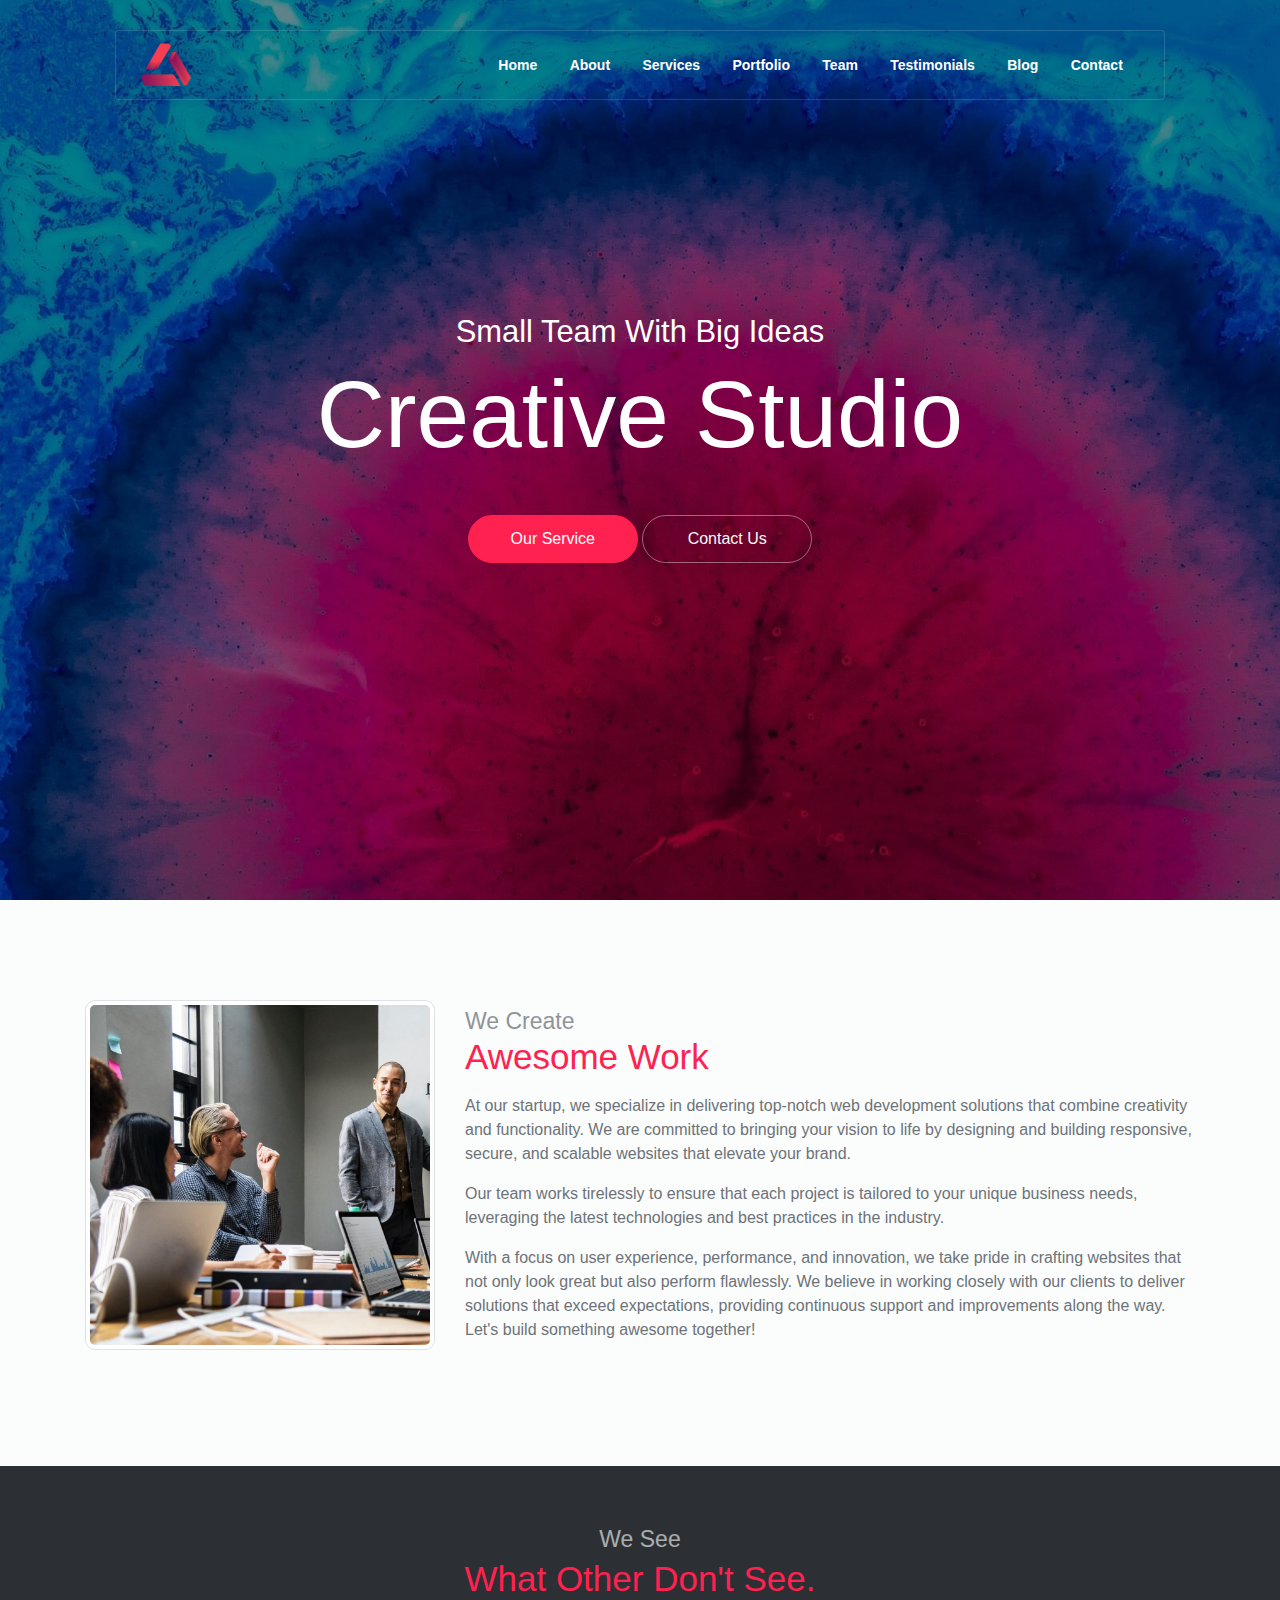
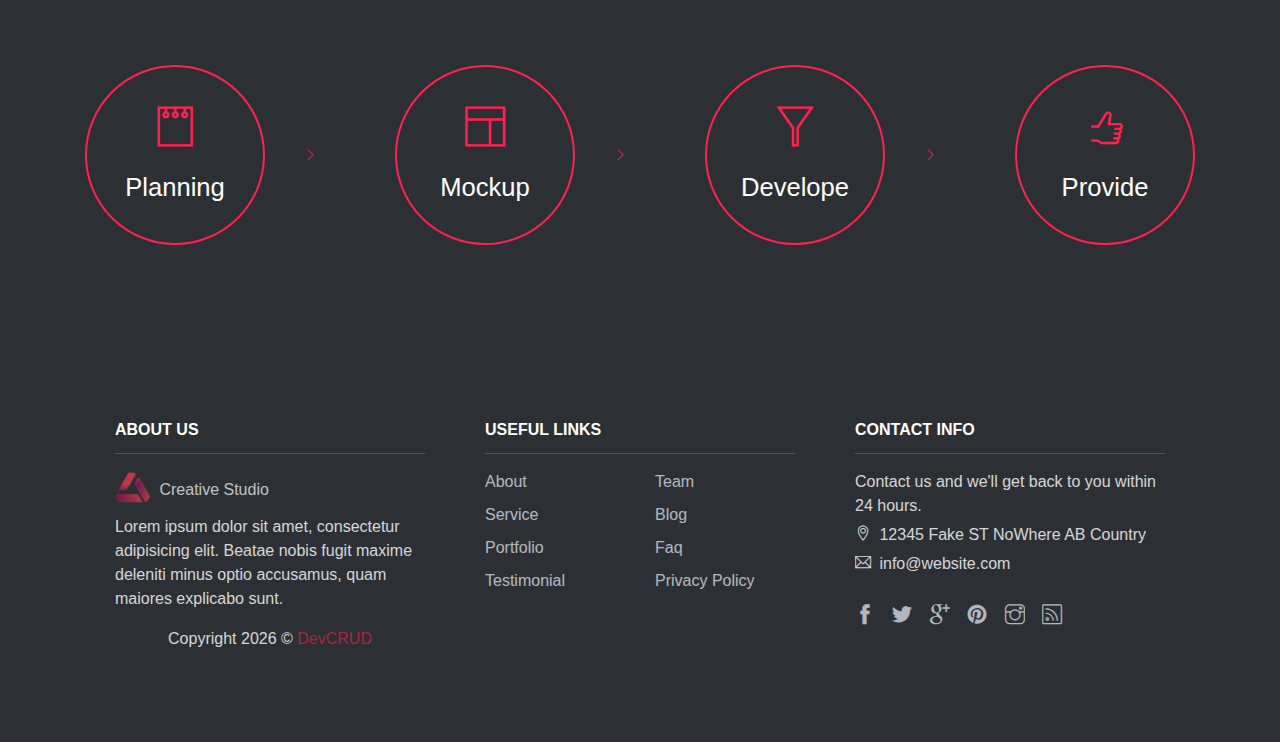
<file: public_html/about.html>
<!DOCTYPE html>
<html lang="en">
<head>
	<meta charset="utf-8">
    <meta name="viewport" content="width=device-width, initial-scale=1, shrink-to-fit=no">
    <meta name="description" content="Start your development with Creative Studio landing page.">
    <meta name="author" content="Devcrud">
    <title>About Us</title>

    <!-- font icons -->
    <link rel="stylesheet" href="assets/vendors/themify-icons/css/themify-icons.css">

    <!-- Bootstrap + Creative Studio main styles -->
	<link rel="stylesheet" href="assets/css/creative-studio.css">

</head>
<body data-spy="scroll" data-target=".navbar" data-offset="40" id="home">
    
    <!-- Page Navigation -->
    <nav class="navbar custom-navbar navbar-expand-lg navbar-dark" data-spy="affix" data-offset-top="20">
        <div class="container">
            <a class="navbar-brand" href="#">
                <img src="assets/imgs/logo.png" alt="Download free bootstrap 4 landing page, free boootstrap 4 templates, Download free bootstrap 4.1 landing page, free boootstrap 4.1.1 templates, Creative studio Landing page">
            </a>
            <button class="navbar-toggler" type="button" data-toggle="collapse" data-target="#navbarSupportedContent" aria-controls="navbarSupportedContent" aria-expanded="false" aria-label="Toggle navigation">
                <span></span>
            </button>

            <div class="collapse navbar-collapse" id="navbarSupportedContent">
                <ul class="navbar-nav ml-auto">
                    <li class="nav-item">
                        <a class="nav-link" href="index.html">Home</a>
                    </li>
                    <li class="nav-item">
                        <a class="nav-link" href="about.html">About</a>
                    </li>
                    <li class="nav-item">
                        <a class="nav-link" href="Services.html">Services</a>
                    </li>
                    <li class="nav-item">
                        <a class="nav-link" href="portfolio.html">Portfolio</a>
                    </li>
                    <li class="nav-item">
                        <a class="nav-link" href="team.html">Team</a>
                    </li>
                    <li class="nav-item">
                        <a class="nav-link" href="testimonials.html">Testimonials</a>
                    </li>
                    <li class="nav-item">
                        <a class="nav-link" href="blog.html">Blog</a>
                    </li>
                    <li class="nav-item">
                        <a class="nav-link" href="contact.html">Contact</a>
                    </li>
                </ul>
            </div>
        </div>
    </nav>
    <!-- End Of Page Navigation -->

    <!-- Page Header -->
    <header class="header">
        <div class="overlay">
            <h6 class="subtitle">Small Team With Big Ideas</h6>
            <h1 class="title">Creative Studio</h1>
            <div class="buttons text-center">
                <a href="Services.html" class="btn btn-primary rounded w-lg btn-lg my-1">Our Service</a>
                <a href="contact.html" class="btn btn-outline-light rounded w-lg btn-lg my-1">Contact Us</a>
            </div>              
        </div>      
    </header>
    <!-- End Of Page Header -->

    <!-- About Section -->
    <section id="about">
        <div class="container">
            <div class="row align-items-center">
                <div class="col-md-5 col-lg-4">
                    <img src="assets/imgs/about.jpg" alt="Download free bootstrap 4 landing page, free boootstrap 4 templates, Download free bootstrap 4.1 landing page, free boootstrap 4.1.1 templates, Creative studio Landing page" class="w-100 img-thumbnail mb-3">
                </div>
                <div class="col-md-7 col-lg-8">
                    <h6 class="section-subtitle mb-0">We Create</h6>
                    <h6 class="section-title mb-3">Awesome Work</h6>
                    <p>At our startup, we specialize in delivering 
                        top-notch web development solutions that combine 
                        creativity and functionality. We are committed 
                        to bringing your vision to life by designing and 
                        building responsive, secure, and scalable 
                        websites that elevate your brand.
                    </p>
                    <p>Our team 
                        works tirelessly to ensure that each project is 
                        tailored to your unique business needs, 
                        leveraging the latest technologies and best 
                        practices in the industry.
                    </p>
                    <p> With a focus on user experience, performance, 
                        and innovation, we take pride in crafting 
                        websites that not only look great but also 
                        perform flawlessly. We believe in working 
                        closely with our clients to deliver solutions 
                        that exceed expectations, providing continuous 
                        support and improvements along the way. Let's 
                        build something awesome together!
                    </p>
                </div>
            </div>
        </div>
    </section>
    <!-- End of About Section -->

    <!-- About Section with bg -->
    <section class="has-bg-img py-md">
        <div class="container text-center">
            <h6 class="section-subtitle">We See</h6>
            <h6 class="section-title mb-6">What Other Don't See.</h6>
            <div class="widget mb-4">
                <div class="widget-item">
                    <i class="ti-notepad"></i>
                    <h4>Planning</h4>
                </div>
                <div class="widget-item">
                    <i class="ti-layout"></i>
                    <h4>Mockup</h4>
                </div>
                <div class="widget-item">
                    <i class="ti-filter"></i>
                    <h4>Develope</h4>
                </div>
                <div class="widget-item">
                    <i class="ti-thumb-up"></i>
                    <h4>Provide</h4>
                </div>
            </div>
        </div>
    </section>
    <!-- End Of About Sectoin -->

    <section class="has-bg-img py-0">
        <div class="container">
            <div class="footer">
                <div class="footer-lists">
                    <ul class="list">
                        <li class="list-head">
                            <h6 class="font-weight-bold">ABOUT US</h6>
                        </li>
                        <li class="list-body">
                            <a href="#" class="logo">
                                <img src="assets/imgs/logo.png" alt="Download free bootstrap 4 landing page, free boootstrap 4 templates, Download free bootstrap 4.1 landing page, free boootstrap 4.1.1 templates, Creative studio Landing page">
                                <h6>Creative Studio</h6>
                            </a>
                            <p>Lorem ipsum dolor sit amet, consectetur adipisicing elit. Beatae nobis fugit maxime deleniti minus optio accusamus, quam maiores explicabo sunt.</p> 
                            <p class="mt-3">
                                Copyright <script>document.write(new Date().getFullYear())</script> &copy; <a class="d-inline text-primary" href="http://www.devcrud.com">DevCRUD</a>
                            </p>                   
                        </li>
                    </ul>
                    <ul class="list">
                        <li class="list-head">
                            <h6 class="font-weight-bold">USEFUL LINKS</h6>
                        </li>
                        <li class="list-body">
                            <div class="row">
                                <div class="col">
                                    <a href="about.html">About</a>
                                    <a href="Services.html">Service</a>
                                    <a href="portfolio.html">Portfolio</a>
                                    <a href="testimonials.html">Testimonial</a>
                                </div>
                                <div class="col">
                                    <a href="team.html">Team</a>
                                    <a href="blog.html">Blog</a>
                                    <a href="#">Faq</a>
                                    <a href="#">Privacy Policy</a>                  
                                </div>
                            </div>
                        </li>
                    </ul>
                    <ul class="list">
                        <li class="list-head">
                            <h6 class="font-weight-bold">CONTACT INFO</h6>
                        </li>
                        <li class="list-body">
                            <p>Contact us and we'll get back to you within 24 hours.</p>
                            <p><i class="ti-location-pin"></i> 12345 Fake ST NoWhere AB Country</p>
                            <p><i class="ti-email"></i>  info@website.com</p>
                            <div class="social-links">
                                <a href="javascript:void(0)" class="link"><i class="ti-facebook"></i></a>
                                <a href="javascript:void(0)" class="link"><i class="ti-twitter-alt"></i></a>
                                <a href="javascript:void(0)" class="link"><i class="ti-google"></i></a>
                                <a href="javascript:void(0)" class="link"><i class="ti-pinterest-alt"></i></a>
                                <a href="javascript:void(0)" class="link"><i class="ti-instagram"></i></a>
                                <a href="javascript:void(0)" class="link"><i class="ti-rss"></i></a>
                            </div>
                        </li>
                    </ul>
                </div>
            </div>    
        </div>
    </section>

    <!-- core  -->
    <script src="assets/vendors/jquery/jquery-3.4.1.js"></script>
    <script src="assets/vendors/bootstrap/bootstrap.bundle.js"></script>

    <!-- bootstrap affix -->
    <script src="assets/vendors/bootstrap/bootstrap.affix.js"></script>

    <!-- Creative Studio js -->
    <script src="assets/js/creative-studio.js"></script>

</body>
</html>
</file>
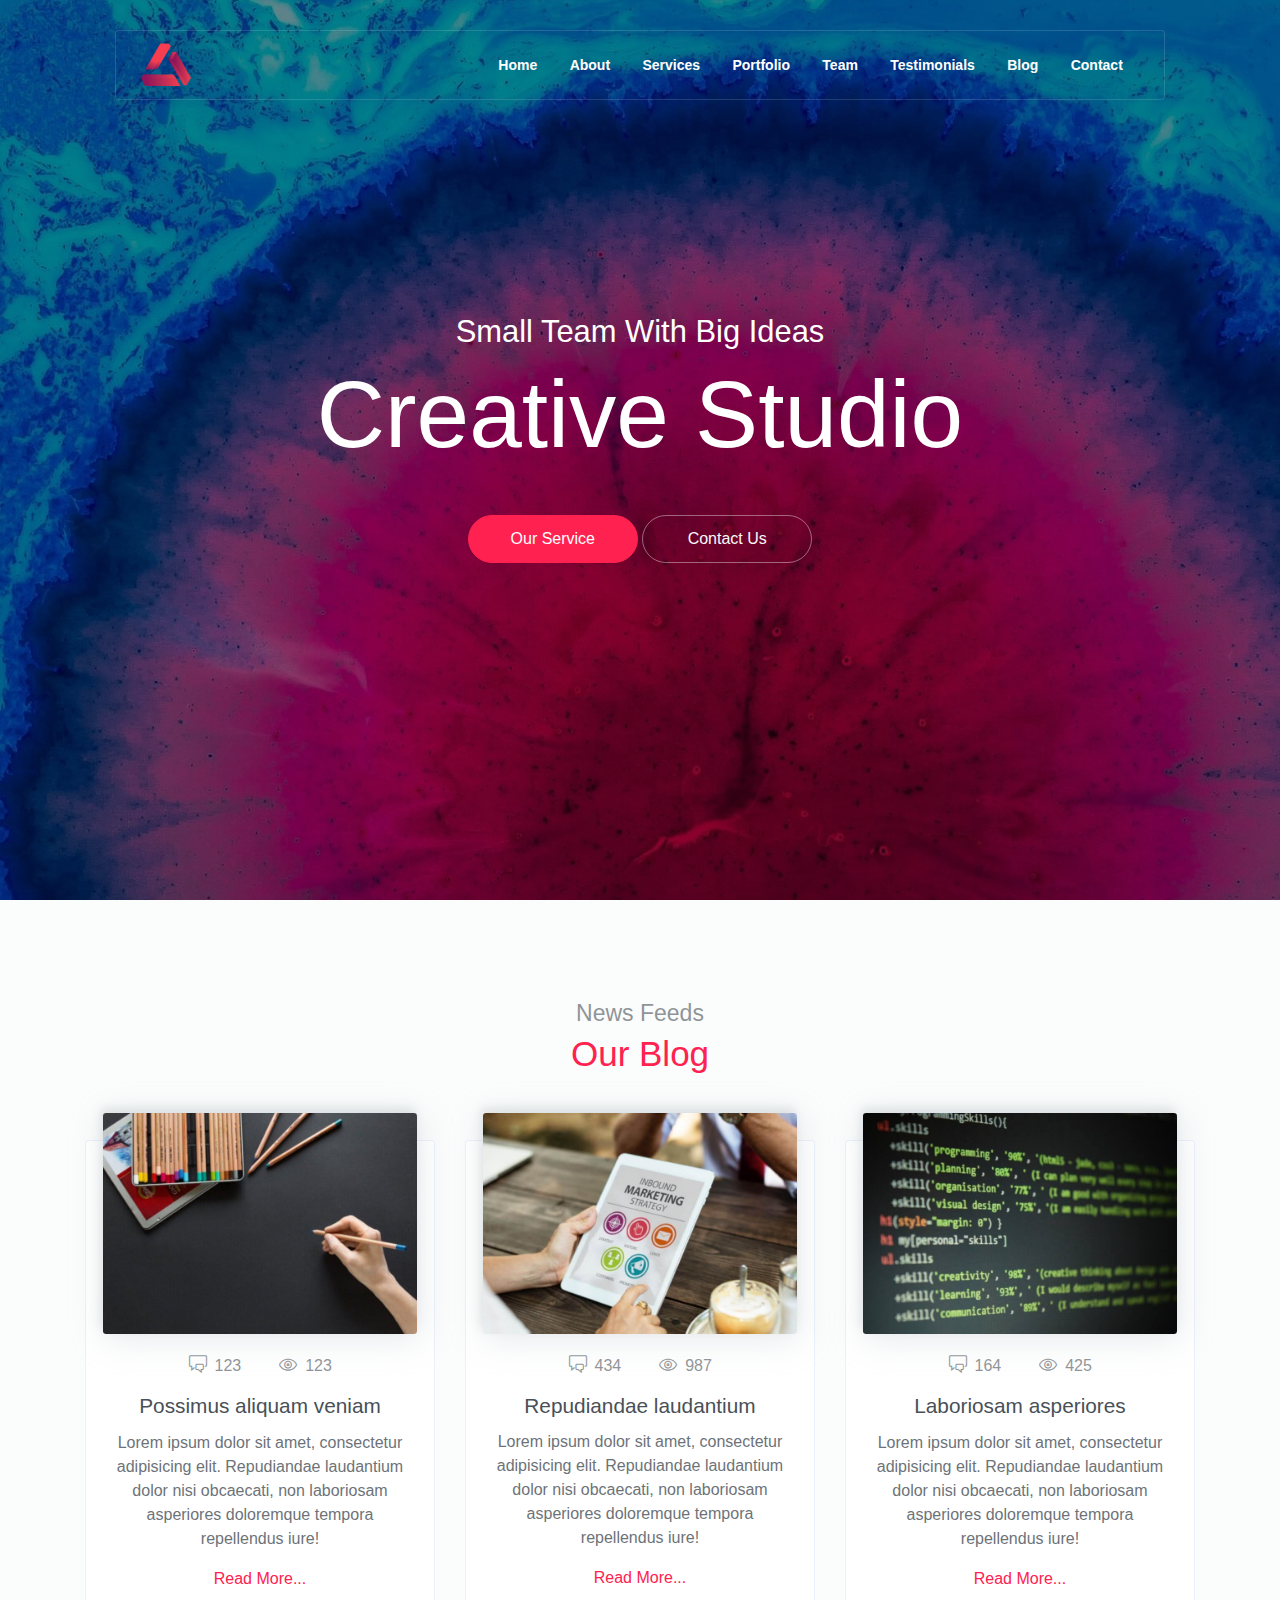
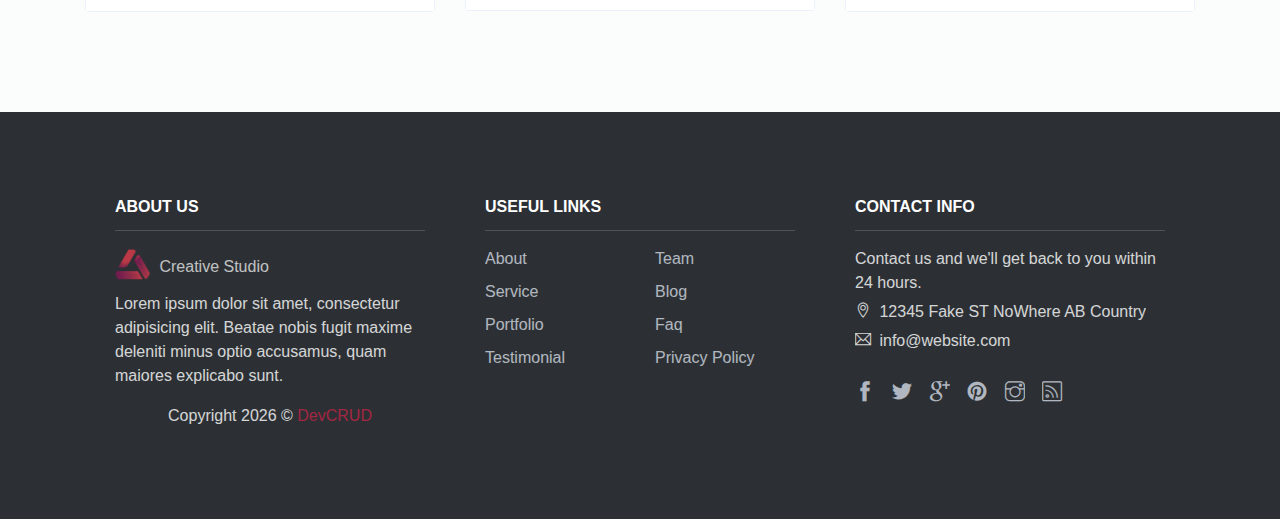
<file: public_html/blog.html>
<!DOCTYPE html>
<html lang="en">
<head>
	<meta charset="utf-8">
    <meta name="viewport" content="width=device-width, initial-scale=1, shrink-to-fit=no">
    <meta name="description" content="Start your development with Creative Studio landing page.">
    <meta name="author" content="Devcrud">
    <title>Testimonials</title>

    <!-- font icons -->
    <link rel="stylesheet" href="assets/vendors/themify-icons/css/themify-icons.css">

    <!-- Bootstrap + Creative Studio main styles -->
	<link rel="stylesheet" href="assets/css/creative-studio.css">

</head>
<body data-spy="scroll" data-target=".navbar" data-offset="40" id="home">
    
    <!-- Page Navigation -->
    <nav class="navbar custom-navbar navbar-expand-lg navbar-dark" data-spy="affix" data-offset-top="20">
        <div class="container">
            <a class="navbar-brand" href="#">
                <img src="assets/imgs/logo.png" alt="Download free bootstrap 4 landing page, free boootstrap 4 templates, Download free bootstrap 4.1 landing page, free boootstrap 4.1.1 templates, Creative studio Landing page">
            </a>
            <button class="navbar-toggler" type="button" data-toggle="collapse" data-target="#navbarSupportedContent" aria-controls="navbarSupportedContent" aria-expanded="false" aria-label="Toggle navigation">
                <span></span>
            </button>

            <div class="collapse navbar-collapse" id="navbarSupportedContent">
                <ul class="navbar-nav ml-auto">
                    <li class="nav-item">
                        <a class="nav-link" href="index.html">Home</a>
                    </li>
                    <li class="nav-item">
                        <a class="nav-link" href="about.html">About</a>
                    </li>
                    <li class="nav-item">
                        <a class="nav-link" href="Services.html">Services</a>
                    </li>
                    <li class="nav-item">
                        <a class="nav-link" href="portfolio.html">Portfolio</a>
                    </li>
                    <li class="nav-item">
                        <a class="nav-link" href="team.html">Team</a>
                    </li>
                    <li class="nav-item">
                        <a class="nav-link" href="testimonials.html">Testimonials</a>
                    </li>
                    <li class="nav-item">
                        <a class="nav-link" href="blog.html">Blog</a>
                    </li>
                    <li class="nav-item">
                        <a class="nav-link" href="contact.html">Contact</a>
                    </li>
                </ul>
            </div>
        </div>
    </nav>
    <!-- End Of Page Navigation -->
    
    <!-- Page Header -->
    <header class="header">
        <div class="overlay">
            <h6 class="subtitle">Small Team With Big Ideas</h6>
            <h1 class="title">Creative Studio</h1>
            <div class="buttons text-center">
                <a href="#service" class="btn btn-primary rounded w-lg btn-lg my-1">Our Service</a>
                <a href="#contact" class="btn btn-outline-light rounded w-lg btn-lg my-1">Contact Us</a>
            </div>              
        </div>      
    </header>
    <!-- End Of Page Header -->

    <!-- Blog Section -->
    <section id="blog">
        <div class="container">
            <h6 class="section-subtitle text-center">News Feeds</h6>
            <h6 class="section-title mb-6 text-center">Our Blog</h6>

            <div class="row">
                <div class="col-md-4">
                    <div class="card blog-post my-4 my-sm-5 my-md-0">
                        <img src="assets/imgs/blog-1.jpg" alt="Download free bootstrap 4 landing page, free boootstrap 4 templates, Download free bootstrap 4.1 landing page, free boootstrap 4.1.1 templates, Creative studio Landing page">
                        <div class="card-body">
                            <div class="details mb-3">
                                <a href="javascript:void(0)"><i class="ti-comments"></i> 123</a>
                                <a href="javascript:void(0)"><i class="ti-eye"></i> 123</a>
                            </div>
                            <h5 class="card-title">Possimus aliquam veniam</h5>
                            <p>Lorem ipsum dolor sit amet, consectetur adipisicing elit. Repudiandae laudantium dolor nisi obcaecati, non laboriosam asperiores doloremque tempora repellendus iure!</p>
                            <a href="javascript:void(0)" class="d-block mt-3">Read More...</a>
                        </div>
                    </div>
                </div>
                <div class="col-md-4">
                    <div class="card blog-post my-4 my-sm-5 my-md-0">
                        <img src="assets/imgs/blog-2.jpg" alt="Download free bootstrap 4 landing page, free boootstrap 4 templates, Download free bootstrap 4.1 landing page, free boootstrap 4.1.1 templates, Creative studio Landing page">
                        <div class="card-body">
                            <div class="details mb-3">
                                <a href="javascript:void(0)"><i class="ti-comments"></i> 434</a>
                                <a href="javascript:void(0)"><i class="ti-eye"></i> 987</a>
                            </div>
                            <h5 class="card-title">Repudiandae laudantium</h5>
                            <p>Lorem ipsum dolor sit amet, consectetur adipisicing elit. Repudiandae laudantium dolor nisi obcaecati, non laboriosam asperiores doloremque tempora repellendus iure!</p>
                            <a href="javascript:void(0)" class="d-block mt-3">Read More...</a>
                        </div>
                    </div>
                </div>
                <div class="col-md-4">
                    <div class="card blog-post my-4 my-sm-5 my-md-0">
                        <img src="assets/imgs/blog-3.jpg" alt="Download free bootstrap 4 landing page, free boootstrap 4 templates, Download free bootstrap 4.1 landing page, free boootstrap 4.1.1 templates, Creative studio Landing page">
                        <div class="card-body">
                            <div class="details mb-3">
                                <a href="javascript:void(0)"><i class="ti-comments"></i> 164</a>
                                <a href="javascript:void(0)"><i class="ti-eye"></i> 425</a>
                            </div>
                            <h5 class="card-title">Laboriosam asperiores</h5>
                            <p>Lorem ipsum dolor sit amet, consectetur adipisicing elit. Repudiandae laudantium dolor nisi obcaecati, non laboriosam asperiores doloremque tempora repellendus iure!</p>
                            <a href="javascript:void(0)" class="d-block mt-3">Read More...</a>
                        </div>
                    </div>
                </div>
            </div>
        </div>
    </section>
    <!-- End of Blog Section -->

    <section class="has-bg-img py-0">
        <div class="container">
            <div class="footer">
                <div class="footer-lists">
                    <ul class="list">
                        <li class="list-head">
                            <h6 class="font-weight-bold">ABOUT US</h6>
                        </li>
                        <li class="list-body">
                            <a href="#" class="logo">
                                <img src="assets/imgs/logo.png" alt="Download free bootstrap 4 landing page, free boootstrap 4 templates, Download free bootstrap 4.1 landing page, free boootstrap 4.1.1 templates, Creative studio Landing page">
                                <h6>Creative Studio</h6>
                            </a>
                            <p>Lorem ipsum dolor sit amet, consectetur adipisicing elit. Beatae nobis fugit maxime deleniti minus optio accusamus, quam maiores explicabo sunt.</p> 
                            <p class="mt-3">
                                Copyright <script>document.write(new Date().getFullYear())</script> &copy; <a class="d-inline text-primary" href="http://www.devcrud.com">DevCRUD</a>
                            </p>                   
                        </li>
                    </ul>
                    <ul class="list">
                        <li class="list-head">
                            <h6 class="font-weight-bold">USEFUL LINKS</h6>
                        </li>
                        <li class="list-body">
                            <div class="row">
                                <div class="col">
                                    <a href="about.html">About</a>
                                    <a href="Services.html">Service</a>
                                    <a href="portfolio.html">Portfolio</a>
                                    <a href="testimonials.html">Testimonial</a>
                                </div>
                                <div class="col">
                                    <a href="team.html">Team</a>
                                    <a href="blog.html">Blog</a>
                                    <a href="#">Faq</a>
                                    <a href="#">Privacy Policy</a>                  
                                </div>
                            </div>
                        </li>
                    </ul>
                    <ul class="list">
                        <li class="list-head">
                            <h6 class="font-weight-bold">CONTACT INFO</h6>
                        </li>
                        <li class="list-body">
                            <p>Contact us and we'll get back to you within 24 hours.</p>
                            <p><i class="ti-location-pin"></i> 12345 Fake ST NoWhere AB Country</p>
                            <p><i class="ti-email"></i>  info@website.com</p>
                            <div class="social-links">
                                <a href="javascript:void(0)" class="link"><i class="ti-facebook"></i></a>
                                <a href="javascript:void(0)" class="link"><i class="ti-twitter-alt"></i></a>
                                <a href="javascript:void(0)" class="link"><i class="ti-google"></i></a>
                                <a href="javascript:void(0)" class="link"><i class="ti-pinterest-alt"></i></a>
                                <a href="javascript:void(0)" class="link"><i class="ti-instagram"></i></a>
                                <a href="javascript:void(0)" class="link"><i class="ti-rss"></i></a>
                            </div>
                        </li>
                    </ul>
                </div>
            </div>    
        </div>
    </section>

    <!-- core  -->
    <script src="assets/vendors/jquery/jquery-3.4.1.js"></script>
    <script src="assets/vendors/bootstrap/bootstrap.bundle.js"></script>

    <!-- bootstrap affix -->
    <script src="assets/vendors/bootstrap/bootstrap.affix.js"></script>

    <!-- Creative Studio js -->
    <script src="assets/js/creative-studio.js"></script>

</body>
</html>
</file>
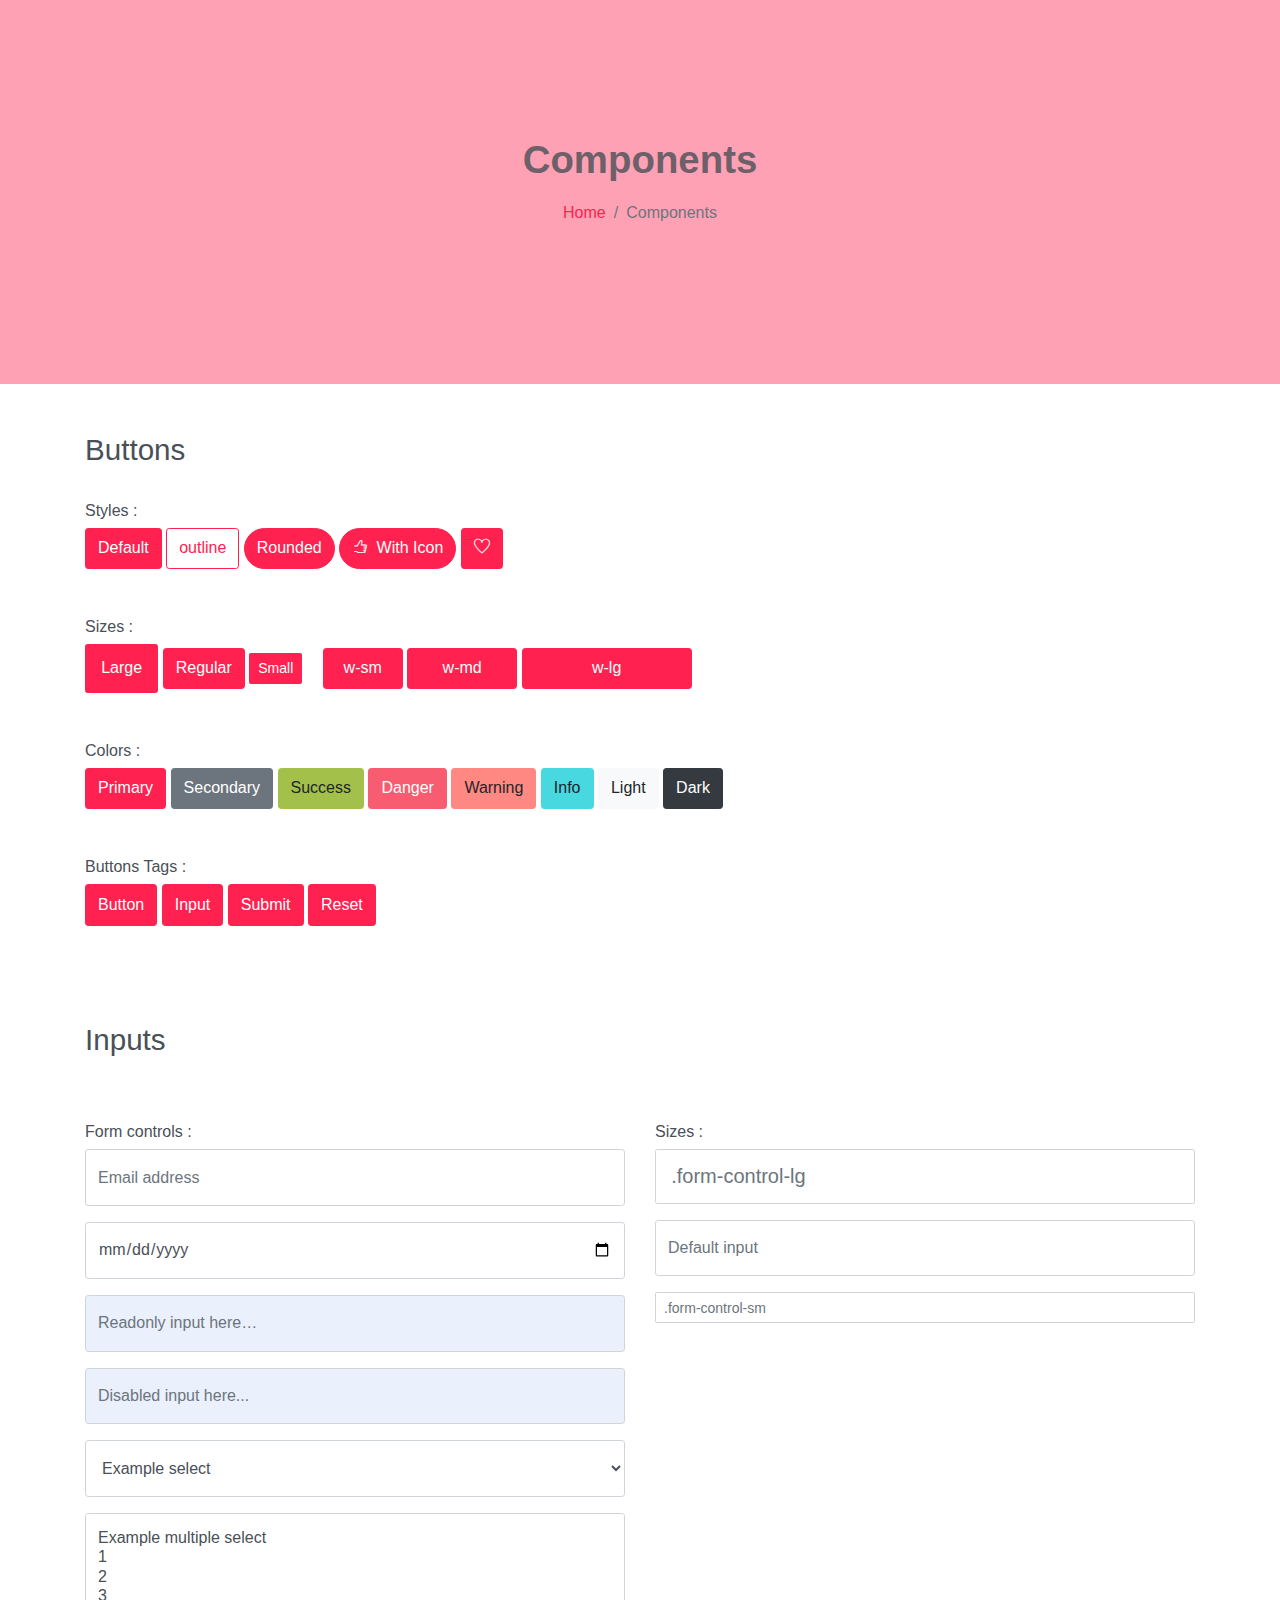
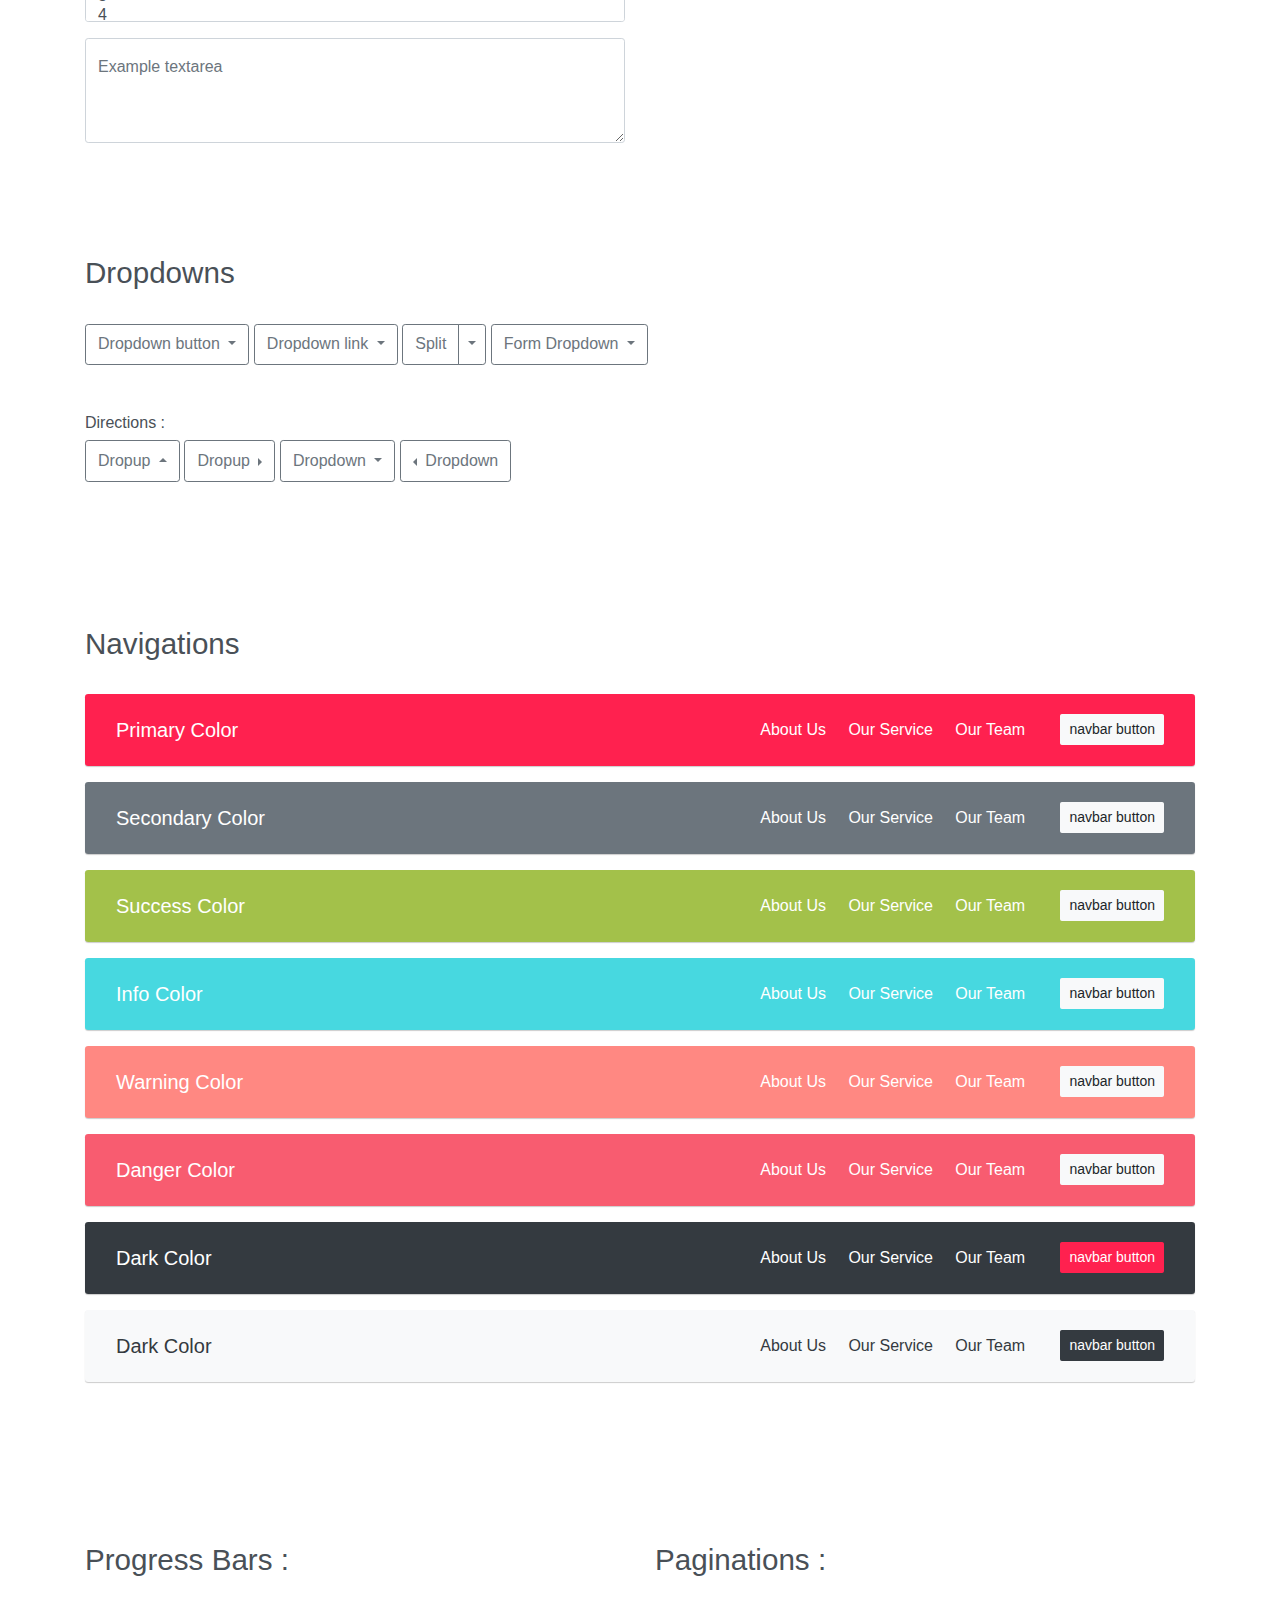
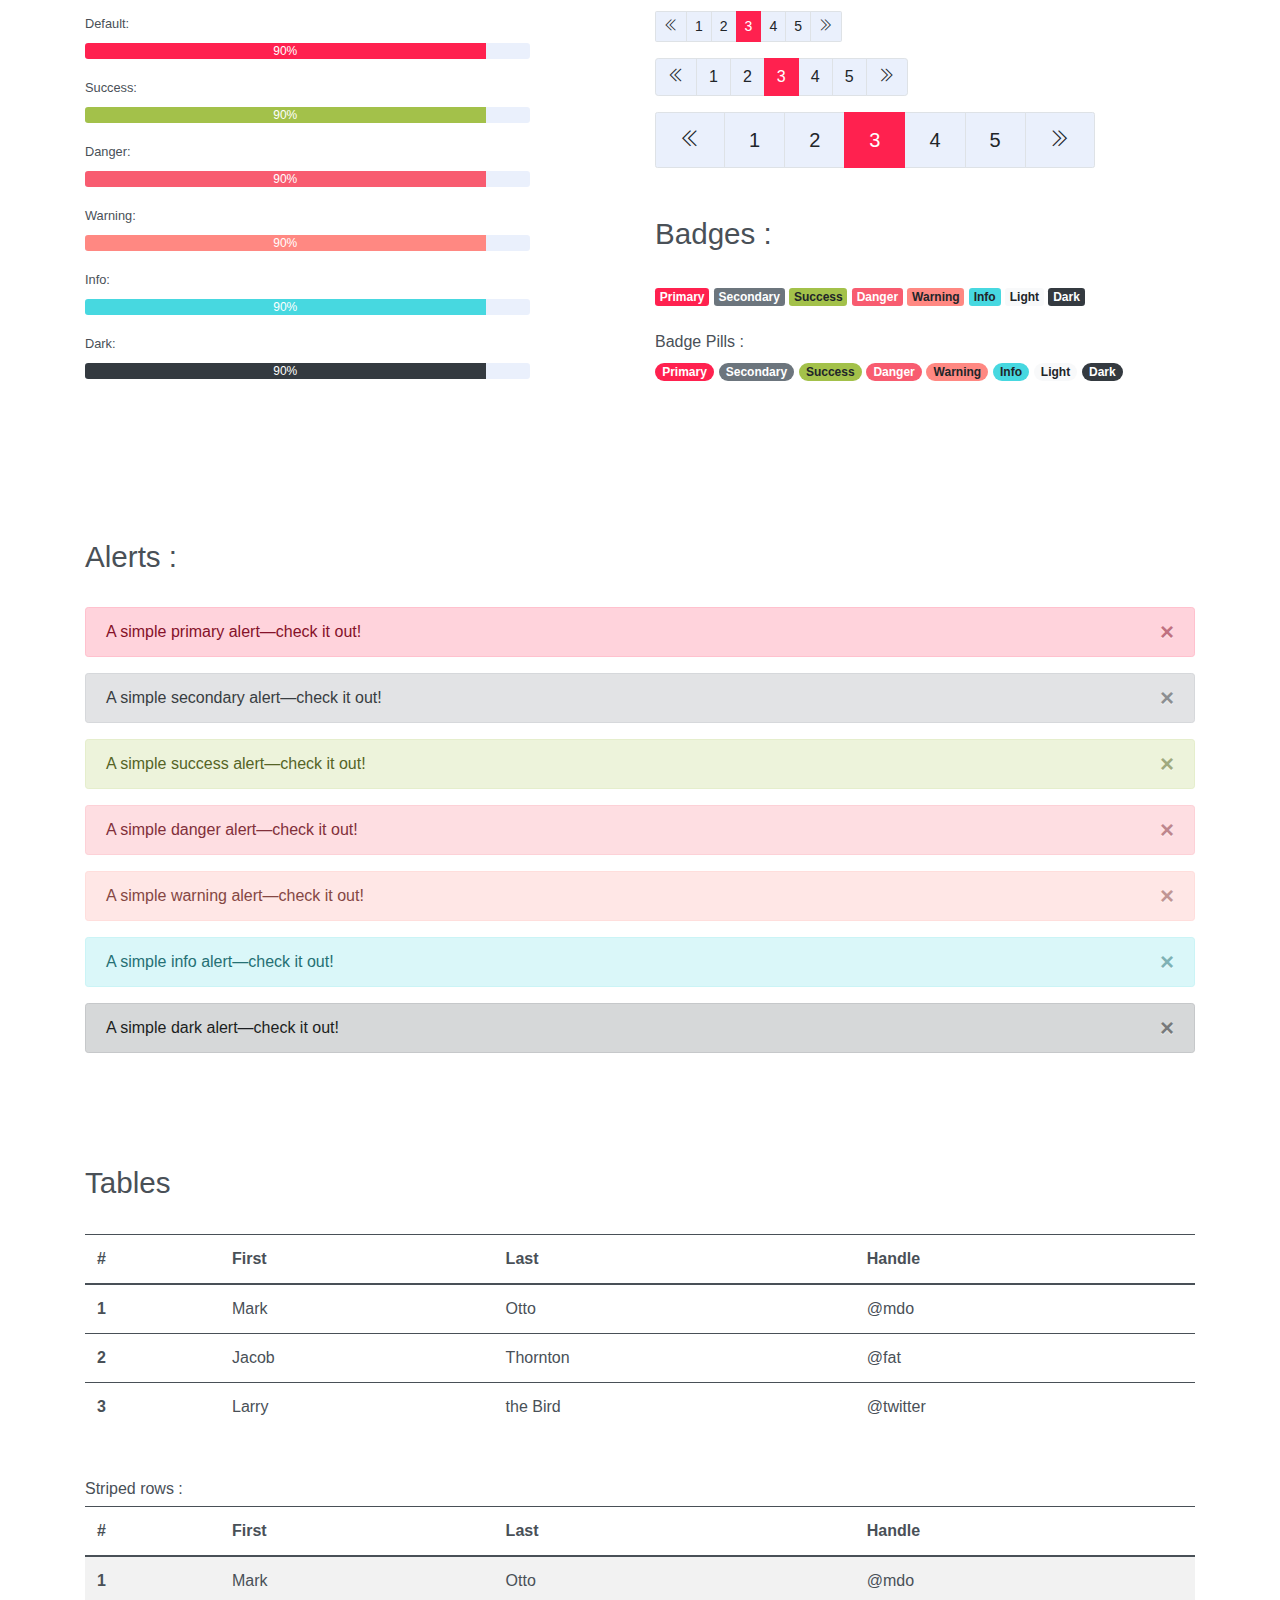
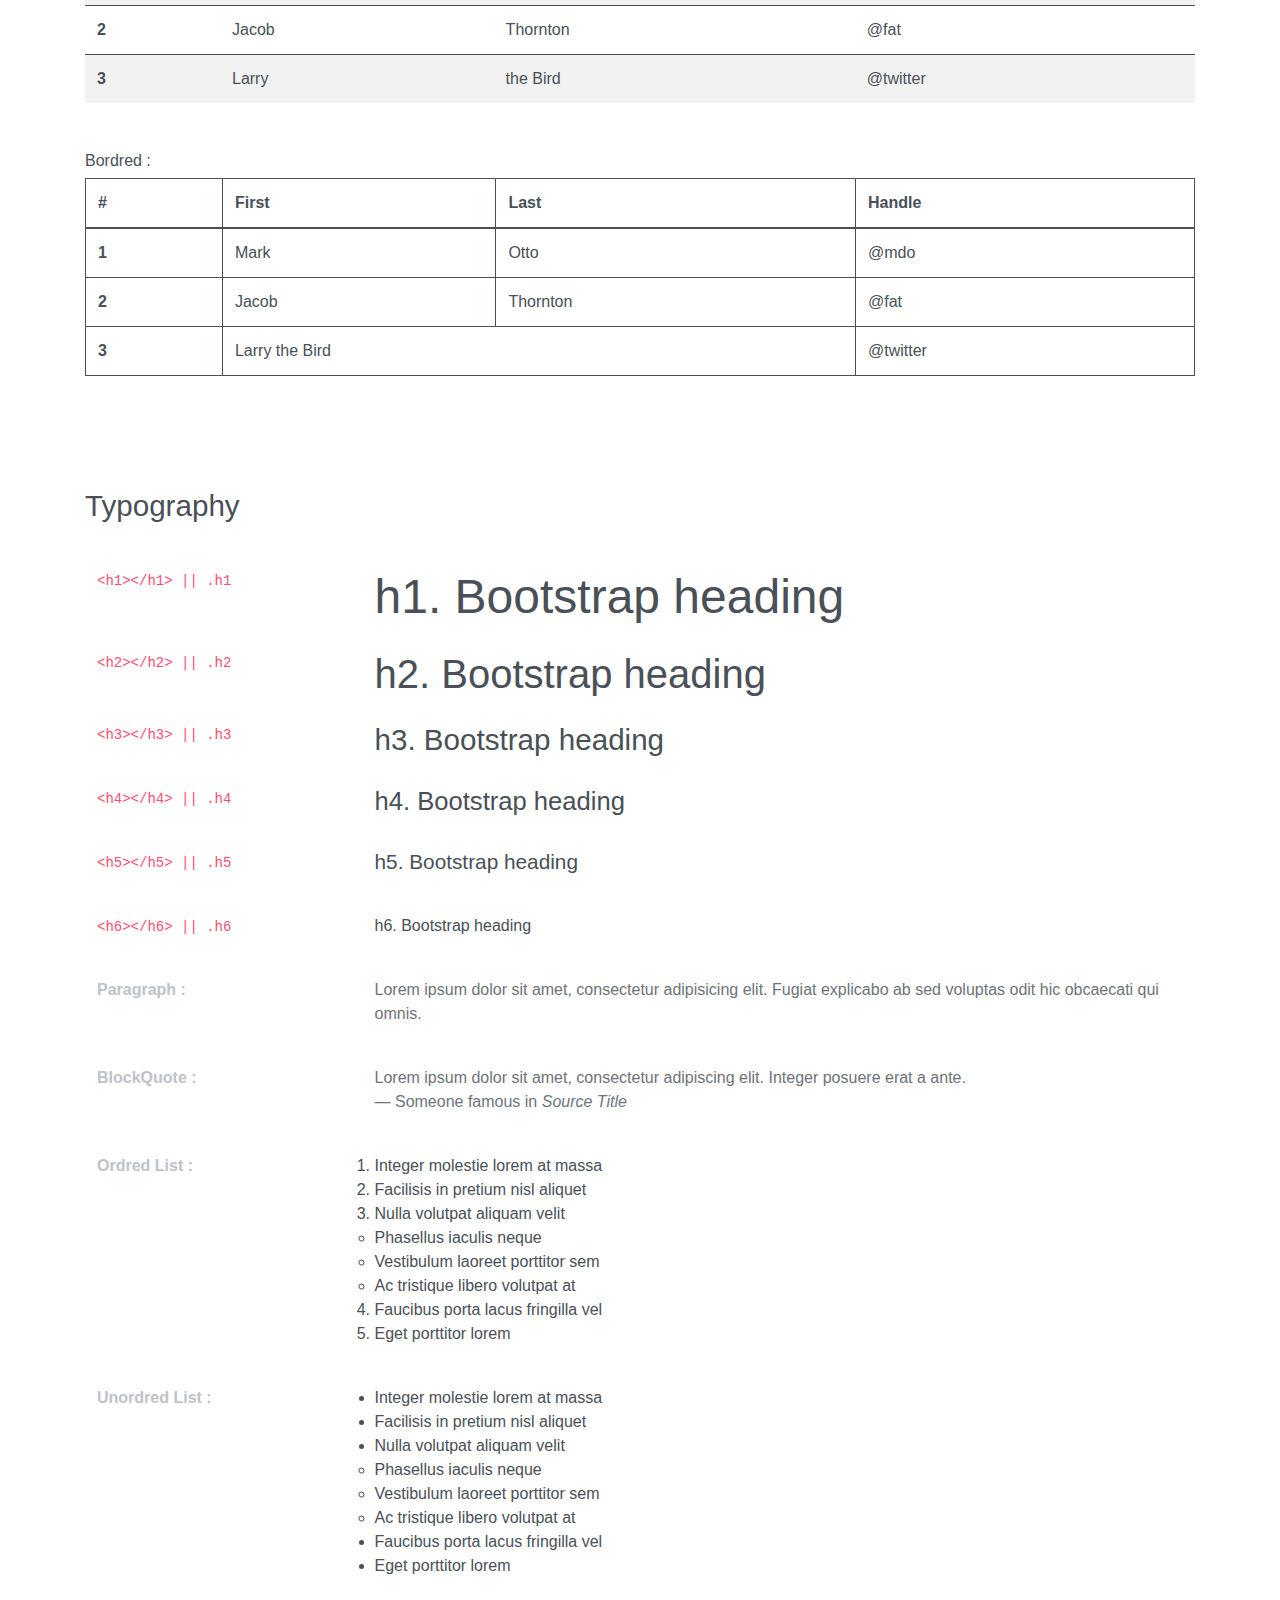
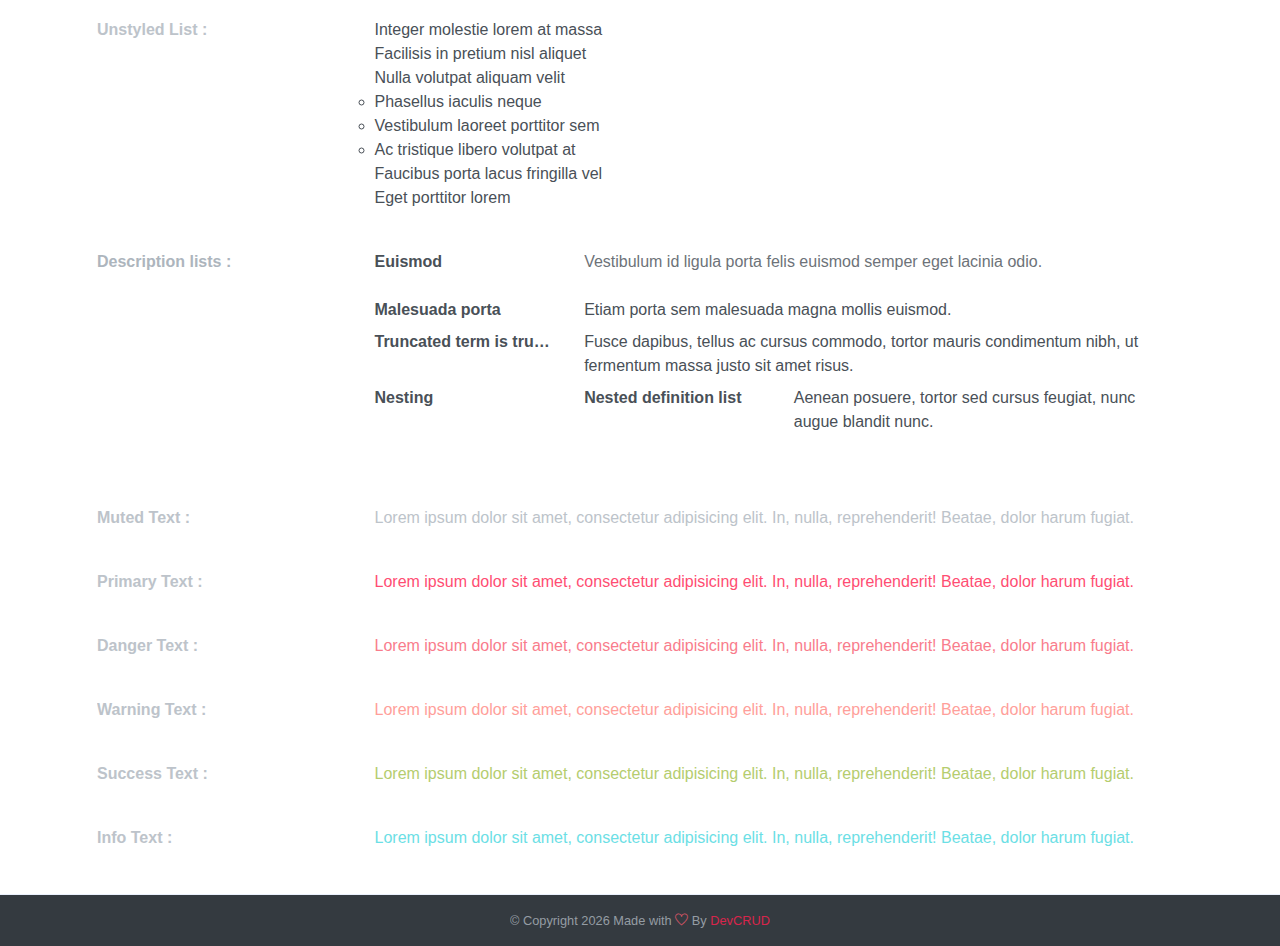
<file: public_html/components.html>
<!DOCTYPE html>
<html lang="en">
<head>
   <meta charset="utf-8">
    <meta name="viewport" content="width=device-width, initial-scale=1, shrink-to-fit=no">
    <meta name="description" content="Start your development with Creative Studio landing page.">
    <meta name="author" content="Devcrud">
    <title>Creative Studio | Components</title>

    <!-- font icons -->
    <link rel="stylesheet" href="assets/vendors/themify-icons/css/themify-icons.css">

    <!-- Bootstrap + Creative Studio main styles -->
   <link rel="stylesheet" href="assets/css/creative-studio.css">
</head>

<body class="dark-theme">

   <!-- Page Header -->
   <header class="header header-mini"> 
      <div class="header-title">Components</div> 
      <nav aria-label="breadcrumb">
         <ol class="breadcrumb">
            <li class="breadcrumb-item"><a href="index.html">Home</a></li>
            <li class="breadcrumb-item active" aria-current="page">Components</li>
         </ol>
      </nav>
   </header> <!-- End Of Page Header -->

   <!-- main content -->
   <div class="container">

      <!-- Buttons -->
      <h3 class="mt-5">Buttons</h3>
      <hr>
      <h6 class="section-secondary-title">Styles :</h6>
      <button class="btn btn-primary">Default</button>
      <button class="btn btn-outline-primary">outline</button>
      <button class="btn btn-primary rounded">Rounded</button>
      <button class="btn btn-primary rounded"><i class="ti-thumb-up pr-1"></i> With Icon</button>
      <button class="btn btn-primary circle"><i class="ti-heart"></i></button>

      <h6 class="section-secondary-title mt-5">Sizes :</h6>
      <button class="btn btn-primary btn-lg">Large</button>
      <button class="btn btn-primary ">Regular</button>
      <button class="btn btn-primary btn-sm">Small</button>
      <button class="btn btn-primary w-sm ml-3">w-sm</button>
      <button class="btn btn-primary w-md">w-md</button>
      <button class="btn btn-primary w-lg">w-lg</button>

      <h6 class="section-secondary-title mt-5">Colors :</h6>          
      <button type="button" class="btn btn-primary">Primary</button>
      <button type="button" class="btn btn-secondary">Secondary</button>
      <button type="button" class="btn btn-success">Success</button>
      <button type="button" class="btn btn-danger">Danger</button>
      <button type="button" class="btn btn-warning">Warning</button>
      <button type="button" class="btn btn-info">Info</button>
      <button type="button" class="btn btn-light">Light</button>
      <button type="button" class="btn btn-dark">Dark</button>

      <h6 class="section-secondary-title mt-5">Buttons Tags :</h6>
      <button class="btn btn-primary" type="submit">Button</button>
      <input class="btn btn-primary" type="button" value="Input">
      <input class="btn btn-primary" type="submit" value="Submit">
      <input class="btn btn-primary" type="reset" value="Reset">
      
      <!-- devider -->
      <div class="py-5"></div>

      <!-- Inputs -->
      <h3>Inputs</h3>
      <hr>
      <div class="row mt-5">
         <div class="col-md-6">
            <h6 class="section-secondary-title">Form controls :</h6>        
            <div class="form-group">
               <input type="email" class="form-control" id="exampleFormControlInput1" placeholder="Email address">
            </div>
            <div class="form-group">
               <input type="date" class="form-control" id="exampleFormControlInput1" placeholder="Date">
            </div>
            <div class="form-group">
               <input class="form-control" type="text" placeholder="Readonly input here…" readonly>
            </div>
            <div class="form-group">
               <input class="form-control" id="disabledInput" type="text" placeholder="Disabled input here..." disabled>
            </div>
            <div class="form-group">
               <select class="form-control" id="exampleFormControlSelect1">
                  <option>Example select</option>
                  <option>1</option>
                  <option>2</option>
                  <option>3</option>
                  <option>4</option>
                  <option>5</option>
               </select>
            </div>
            <div class="form-group">
               <select multiple class="form-control" id="exampleFormControlSelect2">
                  <option>Example multiple select</option>
                  <option>1</option>
                  <option>2</option>
                  <option>3</option>
                  <option>4</option>
                  <option>5</option>
               </select>
            </div>
            <div class="form-group">
               <textarea class="form-control" id="exampleFormControlTextarea1" rows="3" placeholder="Example textarea"></textarea>
            </div>
         </div>
         <div class="col-md-6">
            <h6 class="section-secondary-title">Sizes :</h6>    
            <div class="form-group">
               <input class="form-control form-control-lg" type="text" placeholder=".form-control-lg">             
            </div>
            <div class="form-group">
               <input class="form-control" type="text" placeholder="Default input">
            </div>
            <div class="form-group">
               <input class="form-control form-control-sm" type="text" placeholder=".form-control-sm"> 
            </div>
         </div>
      </div> <!-- end of inputs -->   

      <!-- devider -->
      <div class="py-5"></div>             

      <!-- Dropdowns -->
      <h3 class="components-section-title font-weight-normal">Dropdowns</h3>
      <hr>
      <div class="dropdown d-inline-block">
         <button class="btn btn-outline-secondary dropdown-toggle" type="button" id="dropdownMenuButton" data-toggle="dropdown" aria-haspopup="true" aria-expanded="false">
         Dropdown button
         </button>
         <div class="dropdown-menu" aria-labelledby="dropdownMenuButton">
         <a class="dropdown-item" href="#">Action</a>
         <a class="dropdown-item" href="#">Another action</a>
         <a class="dropdown-item" href="#">Something else here</a>
         </div>
      </div>
      <div class="dropdown d-inline-block">
         <a class="btn btn-outline-secondary dropdown-toggle" href="#" role="button" id="dropdownMenuLink" data-toggle="dropdown" aria-haspopup="true" aria-expanded="false">
            Dropdown link
         </a>
         <div class="dropdown-menu" aria-labelledby="dropdownMenuLink">
            <a class="dropdown-item" href="#">Action</a>
            <a class="dropdown-item" href="#">Another action</a>
            <a class="dropdown-item" href="#">Something else here</a>
         </div>
      </div>
      <div class="btn-group">
         <button type="button" class="btn btn-outline-secondary">Split</button>
         <button type="button" class="btn btn-outline-secondary dropdown-toggle dropdown-toggle-split" data-toggle="dropdown" aria-haspopup="true" aria-expanded="false">
         <span class="sr-only">Toggle Dropdown</span>
         </button>
         <div class="dropdown-menu">
            <a class="dropdown-item" href="#">Action</a>
            <a class="dropdown-item" href="#">Another action</a>
            <a class="dropdown-item" href="#">Something else here</a>
            <div class="dropdown-divider"></div>
            <a class="dropdown-item" href="#">Separated link</a>
         </div>
      </div>
      <div class="btn-group">
         <button class="btn btn-outline-secondary dropdown-toggle" type="button" id="dropdownMenuButton" data-toggle="dropdown" aria-haspopup="true" aria-expanded="false">
            Form Dropdown
         </button>
         <div class="dropdown-menu form">
            <form class="px-4 py-3">
               <div class="form-group">
                  <input type="email" class="form-control" id="exampleDropdownFormEmail1" placeholder="email@example.com">
               </div>
               <div class="form-group">
                  <input type="password" class="form-control" id="exampleDropdownFormPassword1" placeholder="Password">
               </div>
               <div class="form-check mb-3">
                  <input type="checkbox" class="form-check-input" id="dropdownCheck">
                  <label class="form-check-label" for="dropdownCheck">
                     Remember me
                  </label>
               </div>
               <button type="submit" class="btn btn-primary btn-block">Sign in</button>
            </form>
            <div class="dropdown-divider"></div>
            <a class="dropdown-item" href="#"><small>New around here? Sign up</small></a>
            <a class="dropdown-item" href="#"><small>Forgot password?</small></a>
         </div>
      </div>       
      <h6 class="section-secondary-title mt-5">Directions :</h6>  
      <div class="btn-group dropup">
         <button type="button" class="btn btn-outline-secondary dropdown-toggle" data-toggle="dropdown" aria-haspopup="true" aria-expanded="false">
            Dropup
         </button>
         <div class="dropdown-menu">
            <a class="dropdown-item" href="#">Action</a>
            <a class="dropdown-item" href="#">Another action</a>
            <a class="dropdown-item" href="#">Something else here</a>
            <div class="dropdown-divider"></div>
            <a class="dropdown-item" href="#">Separated link</a>
         </div>
      </div>
      <div class="btn-group dropright">
         <button type="button" class="btn btn-outline-secondary dropdown-toggle" data-toggle="dropdown" aria-haspopup="true" aria-expanded="false">
            Dropup
         </button>
         <div class="dropdown-menu">
            <a class="dropdown-item" href="#">Action</a>
            <a class="dropdown-item" href="#">Another action</a>
            <a class="dropdown-item" href="#">Something else here</a>
            <div class="dropdown-divider"></div>
            <a class="dropdown-item" href="#">Separated link</a>
         </div>
      </div>
      <div class="btn-group">
         <button type="button" class="btn btn-outline-secondary dropdown-toggle" data-toggle="dropdown" aria-haspopup="true" aria-expanded="false">
            Dropdown
         </button>
         <div class="dropdown-menu">
            <a class="dropdown-item" href="#">Action</a>
            <a class="dropdown-item" href="#">Another action</a>
            <a class="dropdown-item" href="#">Something else here</a>
            <div class="dropdown-divider"></div>
            <a class="dropdown-item" href="#">Separated link</a>
         </div>
      </div>
      <div class="btn-group dropleft">
         <button type="button" class="btn btn-outline-secondary dropdown-toggle" data-toggle="dropdown" aria-haspopup="true" aria-expanded="false">
            Dropdown
         </button>
         <div class="dropdown-menu">
            <a class="dropdown-item" href="#">Action</a>
            <a class="dropdown-item" href="#">Another action</a>
            <a class="dropdown-item" href="#">Something else here</a>
            <div class="dropdown-divider"></div>
            <a class="dropdown-item" href="#">Separated link</a>
         </div>
      </div> <!-- end of Dropdowns -->  

      <!-- devider -->
      <div class="py-5"></div>   

      <!-- navbars -->
      <h3 class="components-section-title font-weight-normal mt-5">Navigations</h3>
      <hr>
      <nav class="navbar navbar-expand-sm navbar-dark bg-primary rounded shadow mb-3">
         <div class="container">
            <a class="navbar-brand" href="#">Primary Color</a>
            <button class="navbar-toggler ml-auto" type="button" data-toggle="collapse" data-target="#navbarSupportedContent" aria-controls="navbarSupportedContent" aria-expanded="false" aria-label="Toggle navigation">
            <span class="navbar-toggler-icon"></span>
            </button>
            <div class="collapse navbar-collapse" id="navbarSupportedContent">
               <ul class="navbar-nav ml-auto"> 
                  <li class="nav-item">
                     <a class="nav-link" href="#about">About Us</a>
                  </li>
                  <li class="nav-item">
                     <a class="nav-link" href="#service">Our Service</a>
                  </li>
                  <li class="nav-item">
                     <a class="nav-link" href="#team">Our Team</a>
                  </li>
                  <li class="nav-item">
                     <a href="#book-table" class="ml-4 mt-1 btn btn-light btn-sm">navbar button</a>
                  </li>
               </ul>                       
            </div>
         </div>
      </nav>
      <nav class="navbar navbar-expand-sm navbar-dark bg-secondary rounded shadow mb-3">
         <div class="container">
            <a class="navbar-brand" href="#">Secondary Color</a>
            <button class="navbar-toggler ml-auto" type="button" data-toggle="collapse" data-target="#navbarSupportedContent" aria-controls="navbarSupportedContent" aria-expanded="false" aria-label="Toggle navigation">
            <span class="navbar-toggler-icon"></span>
            </button>
            <div class="collapse navbar-collapse" id="navbarSupportedContent">
               <ul class="navbar-nav ml-auto"> 
                  <li class="nav-item">
                     <a class="nav-link" href="#about">About Us</a>
                  </li>
                  <li class="nav-item">
                     <a class="nav-link" href="#service">Our Service</a>
                  </li>
                  <li class="nav-item">
                     <a class="nav-link" href="#team">Our Team</a>
                  </li>
                  <li class="nav-item">
                     <a href="#book-table" class="ml-4 mt-1 btn btn-light btn-sm">navbar button</a>
                  </li>
               </ul>                       
            </div>
         </div>
      </nav>
      <nav class="navbar navbar-expand-sm navbar-dark bg-success rounded shadow mb-3">
         <div class="container">
            <a class="navbar-brand" href="#">Success Color</a>
            <button class="navbar-toggler ml-auto" type="button" data-toggle="collapse" data-target="#navbarSupportedContent" aria-controls="navbarSupportedContent" aria-expanded="false" aria-label="Toggle navigation">
            <span class="navbar-toggler-icon"></span>
            </button>
            <div class="collapse navbar-collapse" id="navbarSupportedContent">
               <ul class="navbar-nav ml-auto"> 
                  <li class="nav-item">
                     <a class="nav-link" href="#about">About Us</a>
                  </li>
                  <li class="nav-item">
                     <a class="nav-link" href="#service">Our Service</a>
                  </li>
                  <li class="nav-item">
                     <a class="nav-link" href="#team">Our Team</a>
                  </li>
                  <li class="nav-item">
                     <a href="#book-table" class="ml-4 mt-1 btn btn-light btn-sm">navbar button</a>
                  </li>
               </ul>                       
            </div>
         </div>
      </nav>
      <nav class="navbar navbar-expand-sm navbar-dark bg-info rounded shadow mb-3">
         <div class="container">
            <a class="navbar-brand" href="#">Info Color</a>
            <button class="navbar-toggler ml-auto" type="button" data-toggle="collapse" data-target="#navbarSupportedContent" aria-controls="navbarSupportedContent" aria-expanded="false" aria-label="Toggle navigation">
            <span class="navbar-toggler-icon"></span>
            </button>
            <div class="collapse navbar-collapse" id="navbarSupportedContent">
               <ul class="navbar-nav ml-auto"> 
                  <li class="nav-item">
                     <a class="nav-link" href="#about">About Us</a>
                  </li>
                  <li class="nav-item">
                     <a class="nav-link" href="#service">Our Service</a>
                  </li>
                  <li class="nav-item">
                     <a class="nav-link" href="#team">Our Team</a>
                  </li>
                  <li class="nav-item">
                     <a href="#book-table" class="ml-4 mt-1 btn btn-light btn-sm">navbar button</a>
                  </li>
               </ul>                       
            </div>
         </div>
      </nav>
      <nav class="navbar navbar-expand-sm navbar-dark bg-warning rounded shadow mb-3">
         <div class="container">
            <a class="navbar-brand" href="#">Warning Color</a>
            <button class="navbar-toggler ml-auto" type="button" data-toggle="collapse" data-target="#navbarSupportedContent" aria-controls="navbarSupportedContent" aria-expanded="false" aria-label="Toggle navigation">
            <span class="navbar-toggler-icon"></span>
            </button>
            <div class="collapse navbar-collapse" id="navbarSupportedContent">
               <ul class="navbar-nav ml-auto"> 
                  <li class="nav-item">
                     <a class="nav-link" href="#about">About Us</a>
                  </li>
                  <li class="nav-item">
                     <a class="nav-link" href="#service">Our Service</a>
                  </li>
                  <li class="nav-item">
                     <a class="nav-link" href="#team">Our Team</a>
                  </li>
                  <li class="nav-item">
                     <a href="#book-table" class="ml-4 mt-1 btn btn-light btn-sm">navbar button</a>
                  </li>
               </ul>                       
            </div>
         </div>
      </nav>
      <nav class="navbar navbar-expand-sm navbar-dark bg-danger rounded shadow mb-3">
         <div class="container">
            <a class="navbar-brand" href="#">Danger Color</a>
            <button class="navbar-toggler ml-auto" type="button" data-toggle="collapse" data-target="#navbarSupportedContent" aria-controls="navbarSupportedContent" aria-expanded="false" aria-label="Toggle navigation">
            <span class="navbar-toggler-icon"></span>
            </button>
            <div class="collapse navbar-collapse" id="navbarSupportedContent">
               <ul class="navbar-nav ml-auto"> 
                  <li class="nav-item">
                     <a class="nav-link" href="#about">About Us</a>
                  </li>
                  <li class="nav-item">
                     <a class="nav-link" href="#service">Our Service</a>
                  </li>
                  <li class="nav-item">
                     <a class="nav-link" href="#team">Our Team</a>
                  </li>
                  <li class="nav-item">
                     <a href="#book-table" class="ml-4 mt-1 btn btn-light btn-sm">navbar button</a>
                  </li>
               </ul>                       
            </div>
         </div>
      </nav>
      <nav class="navbar navbar-expand-sm navbar-dark bg-dark rounded shadow mb-3">
         <div class="container">
            <a class="navbar-brand" href="#">Dark Color</a>
            <button class="navbar-toggler ml-auto" type="button" data-toggle="collapse" data-target="#navbarSupportedContent" aria-controls="navbarSupportedContent" aria-expanded="false" aria-label="Toggle navigation">
            <span class="navbar-toggler-icon"></span>
            </button>
            <div class="collapse navbar-collapse" id="navbarSupportedContent">
               <ul class="navbar-nav ml-auto"> 
                  <li class="nav-item">
                     <a class="nav-link" href="#about">About Us</a>
                  </li>
                  <li class="nav-item">
                     <a class="nav-link" href="#service">Our Service</a>
                  </li>
                  <li class="nav-item">
                     <a class="nav-link" href="#team">Our Team</a>
                  </li>
                  <li class="nav-item">
                     <a href="#book-table" class="ml-4 mt-1 btn btn-primary btn-sm">navbar button</a>
                  </li>
               </ul>                       
            </div>
         </div>
      </nav>
      <nav class="navbar navbar-expand-sm navbar-light bg-light rounded shadow mb-3">
         <div class="container">
            <a class="navbar-brand" href="#">Dark Color</a>
            <button class="navbar-toggler ml-auto" type="button" data-toggle="collapse" data-target="#navbarSupportedContent" aria-controls="navbarSupportedContent" aria-expanded="false" aria-label="Toggle navigation">
            <span class="navbar-toggler-icon"></span>
            </button>
            <div class="collapse navbar-collapse" id="navbarSupportedContent">
               <ul class="navbar-nav ml-auto"> 
                  <li class="nav-item">
                     <a class="nav-link" href="#about">About Us</a>
                  </li>
                  <li class="nav-item">
                     <a class="nav-link" href="#service">Our Service</a>
                  </li>
                  <li class="nav-item">
                     <a class="nav-link" href="#team">Our Team</a>
                  </li>
                  <li class="nav-item">
                     <a href="#book-table" class="ml-4 mt-1 btn btn-dark btn-sm">navbar button</a>
                  </li>
               </ul>                       
            </div>
         </div>
      </nav>
      <!-- End of navbars -->

      <!-- devider -->
      <div class="py-5"></div>   
      
      <!-- progress bars -->
      <div class="row justify-content-between">
         <div class="col-md-5">
            <h3 class="components-section-title font-weight-normal mt-5">Progress Bars :</h3>
            <hr>
            <small>Default: </small>
            <div class="progress mt-2 mb-3">
               <div class="progress-bar" role="progressbar" style="width: 90%" aria-valuenow="25" aria-valuemin="0" aria-valuemax="100"><span>90%</span></div>
            </div>
            <small>Success:</small>
            <div class="progress mt-2 mb-3">
               <div class="progress-bar bg-success" role="progressbar" style="width: 90%" aria-valuenow="25" aria-valuemin="0" aria-valuemax="100"><span>90%</span></div>
            </div>
            <small>Danger:</small>
            <div class="progress mt-2 mb-3">
               <div class="progress-bar bg-danger" role="progressbar" style="width: 90%" aria-valuenow="25" aria-valuemin="0" aria-valuemax="100"><span>90%</span></div>
            </div>
            <small>Warning:</small>
            <div class="progress mt-2 mb-3">
               <div class="progress-bar bg-warning" role="progressbar" style="width: 90%" aria-valuenow="25" aria-valuemin="0" aria-valuemax="100"><span>90%</span></div>
            </div>
            <small>Info:</small>
            <div class="progress mt-2 mb-3">
               <div class="progress-bar bg-info" role="progressbar" style="width: 90%" aria-valuenow="25" aria-valuemin="0" aria-valuemax="100"><span>90%</span></div>
            </div>
            <small>Dark:</small>
            <div class="progress mt-2 mb-3">
               <div class="progress-bar bg-dark" role="progressbar" style="width: 90%" aria-valuenow="25" aria-valuemin="0" aria-valuemax="100"><span>90%</span></div>
            </div>
         </div>
         <div class="col-md-6">
            <h3 class="components-section-title font-weight-normal mt-5">Paginations :</h3>
            <hr>
            <nav aria-label="Page navigation example">
               <ul class="pagination pagination-sm">
                  <li class="page-item"><a class="page-link" href="#"><i class="ti-angle-double-left"></i></a></li>
                  <li class="page-item"><a class="page-link" href="#">1</a></li>
                  <li class="page-item"><a class="page-link" href="#">2</a></li>
                  <li class="page-item active"><a class="page-link" href="#">3</a></li>
                  <li class="page-item"><a class="page-link" href="#">4</a></li>
                  <li class="page-item"><a class="page-link" href="#">5</a></li>
                  <li class="page-item"><a class="page-link" href="#"><i class="ti-angle-double-right"></i></a></li>
               </ul>
            </nav>
            <nav aria-label="Page navigation example">
               <ul class="pagination">
               <li class="page-item"><a class="page-link" href="#"><i class="ti-angle-double-left"></i></a></li>
                  <li class="page-item"><a class="page-link" href="#">1</a></li>
                  <li class="page-item"><a class="page-link" href="#">2</a></li>
                  <li class="page-item active"><a class="page-link" href="#">3</a></li>
                  <li class="page-item"><a class="page-link" href="#">4</a></li>
                  <li class="page-item"><a class="page-link" href="#">5</a></li>
                  <li class="page-item"><a class="page-link" href="#"><i class="ti-angle-double-right"></i></a></li>
               </ul>
            </nav>
            <nav aria-label="Page navigation example">
               <ul class="pagination pagination-lg">
                  <li class="page-item"><a class="page-link" href="#"><i class="ti-angle-double-left"></i></a></li>
                  <li class="page-item"><a class="page-link" href="#">1</a></li>
                  <li class="page-item"><a class="page-link" href="#">2</a></li>
                  <li class="page-item active"><a class="page-link" href="#">3</a></li>
                  <li class="page-item"><a class="page-link" href="#">4</a></li>
                  <li class="page-item"><a class="page-link" href="#">5</a></li>
                  <li class="page-item"><a class="page-link" href="#"><i class="ti-angle-double-right"></i></a></li>
               </ul>
            </nav>

            <!-- Badges -->
            <h3 class="components-section-title font-weight-normal mt-5">Badges :</h3>
            <hr>
            <span class="badge badge-primary">Primary</span>
            <span class="badge badge-secondary">Secondary</span>
            <span class="badge badge-success">Success</span>
            <span class="badge badge-danger">Danger</span>
            <span class="badge badge-warning">Warning</span>
            <span class="badge badge-info">Info</span>
            <span class="badge badge-light">Light</span>
            <span class="badge badge-dark">Dark</span>
            <h6 class="section-secondary-title mt-4 mb-2">Badge Pills :</h6>
            <span class="badge badge-pill badge-primary">Primary</span>
            <span class="badge badge-pill badge-secondary">Secondary</span>
            <span class="badge badge-pill badge-success">Success</span>
            <span class="badge badge-pill badge-danger">Danger</span>
            <span class="badge badge-pill badge-warning">Warning</span>
            <span class="badge badge-pill badge-info">Info</span>
            <span class="badge badge-pill badge-light">Light</span>
            <span class="badge badge-pill badge-dark">Dark</span>
         </div>
      </div> <!-- End of Progress bars -->

      <!-- devider -->
      <div class="py-5"></div>  

      <!-- Alerts -->
      <h3 class="components-section-title font-weight-normal mt-5">Alerts :</h3>
      <hr>
      <div class="alert alert-primary alert-dismissible fade show" role="alert">
         A simple primary alert—check it out!
         <button type="button" class="close" data-dismiss="alert" aria-label="Close">
            <span aria-hidden="true">&times;</span>
         </button>
      </div>
      <div class="alert alert-secondary alert-dismissible fade show" role="alert">
         A simple secondary alert—check it out!
         <button type="button" class="close" data-dismiss="alert" aria-label="Close">
            <span aria-hidden="true">&times;</span>
         </button>
      </div>
      <div class="alert alert-success alert-dismissible fade show" role="alert">
         A simple success alert—check it out!
         <button type="button" class="close" data-dismiss="alert" aria-label="Close">
            <span aria-hidden="true">&times;</span>
         </button>
      </div>
      <div class="alert alert-danger alert-dismissible fade show" role="alert">
         A simple danger alert—check it out!
         <button type="button" class="close" data-dismiss="alert" aria-label="Close">
            <span aria-hidden="true">&times;</span>
         </button>
      </div>
      <div class="alert alert-warning alert-dismissible fade show" role="alert">
         A simple warning alert—check it out!
         <button type="button" class="close" data-dismiss="alert" aria-label="Close">
            <span aria-hidden="true">&times;</span>
         </button>
      </div>
      <div class="alert alert-info alert-dismissible fade show" role="alert">
         A simple info alert—check it out!
         <button type="button" class="close" data-dismiss="alert" aria-label="Close">
            <span aria-hidden="true">&times;</span>
         </button>
      </div>
      <div class="alert alert-dark alert-dismissible fade show" role="alert">
         A simple dark alert—check it out!
         <button type="button" class="close" data-dismiss="alert" aria-label="Close">
            <span aria-hidden="true">&times;</span>
         </button>
      </div>
      <!-- end of alerts -->

      <!-- devider -->
      <div class="py-5"></div> 
   
      <!-- tables -->
      <h3 class="components-section-title">Tables</h3>
      <hr>
      <table class="table">
         <thead>
            <tr>
               <th scope="col">#</th>
               <th scope="col">First</th>
               <th scope="col">Last</th>
               <th scope="col">Handle</th>
            </tr>
         </thead>
         <tbody>
            <tr>
               <th scope="row">1</th>
               <td>Mark</td>
               <td>Otto</td>
               <td>@mdo</td>
            </tr>
            <tr>
               <th scope="row">2</th>
               <td>Jacob</td>
               <td>Thornton</td>
               <td>@fat</td>
            </tr>
            <tr>
               <th scope="row">3</th>
               <td>Larry</td>
               <td>the Bird</td>
               <td>@twitter</td>
            </tr>
         </tbody>
      </table>

      <h6 class="section-secondary-title mt-5">Striped rows :</h6>
      <table class="table table-striped">
         <thead>
            <tr>
               <th scope="col">#</th>
               <th scope="col">First</th>
               <th scope="col">Last</th>
               <th scope="col">Handle</th>
            </tr>
         </thead>
         <tbody>
            <tr>
               <th scope="row">1</th>
               <td>Mark</td>
               <td>Otto</td>
               <td>@mdo</td>
            </tr>
            <tr>
               <th scope="row">2</th>
               <td>Jacob</td>
               <td>Thornton</td>
               <td>@fat</td>
            </tr>
            <tr>
               <th scope="row">3</th>
               <td>Larry</td>
               <td>the Bird</td>
               <td>@twitter</td>
            </tr>
         </tbody>
      </table>

      <h6 class="section-secondary-title mt-5">Bordred :</h6>
      <table class="table table-bordered">
         <thead>
            <tr>
               <th scope="col">#</th>
               <th scope="col">First</th>
               <th scope="col">Last</th>
               <th scope="col">Handle</th>
            </tr>
         </thead>
         <tbody>
            <tr>
               <th scope="row">1</th>
               <td>Mark</td>
               <td>Otto</td>
               <td>@mdo</td>
            </tr>
            <tr>
               <th scope="row">2</th>
               <td>Jacob</td>
               <td>Thornton</td>
               <td>@fat</td>
            </tr>
            <tr>
               <th scope="row">3</th>
               <td colspan="2">Larry the Bird</td>
               <td>@twitter</td>
            </tr>
         </tbody>
      </table>
      <!-- end of tables -->

      <!-- devider -->
      <div class="py-5"></div> 

      <!-- typography -->
      <h3 class="components-section-title">Typography</h3>
      <hr>
      
      <table class="table table-borderless v-align-center">
         <tbody>
            <tr>
               <td>
                  <p><code class="highlighter-rouge">&lt;h1&gt;&lt;/h1&gt; || .h1</code></p>
               </td>
               <td class="w-75"><span class="h1">h1. Bootstrap heading</span></td>
            </tr>
            <tr>
               <td>
                  <p><code class="highlighter-rouge">&lt;h2&gt;&lt;/h2&gt; || .h2</code></p>
               </td>
               <td><span class="h2">h2. Bootstrap heading</span></td>
            </tr>
            <tr>
               <td>
                  <p><code class="highlighter-rouge">&lt;h3&gt;&lt;/h3&gt; || .h3</code></p>
               </td>
               <td><span class="h3">h3. Bootstrap heading</span></td>
            </tr>
            <tr>
               <td>
                  <p><code class="highlighter-rouge">&lt;h4&gt;&lt;/h4&gt; || .h4</code></p>
               </td>
               <td><span class="h4">h4. Bootstrap heading</span></td>
            </tr>
            <tr>
               <td>
                  <p><code class="highlighter-rouge">&lt;h5&gt;&lt;/h5&gt; || .h5</code></p>
               </td>
               <td><span class="h5">h5. Bootstrap heading</span></td>
            </tr>
            <tr>
               <td>
                  <p><code class="highlighter-rouge">&lt;h6&gt;&lt;/h6&gt; || .h6</code></p>
               </td>
               <td><span class="h6">h6. Bootstrap heading</span></td>
            </tr>
            <tr>
               <td>
                  <p class="font-weight-bold text-muted">Paragraph :</p>
               </td>
               <td><p>Lorem ipsum dolor sit amet, consectetur adipisicing elit. Fugiat explicabo ab sed voluptas odit hic obcaecati qui omnis.</p></td>
            </tr>
            <tr>
               <td>
                  <p class="font-weight-bold text-muted">BlockQuote :</p>
               </td>
               <td>
                  <blockquote class="blockquote">
                     <p class="mb-0">Lorem ipsum dolor sit amet, consectetur adipiscing elit. Integer posuere erat a ante.</p>
                     <footer class="blockquote-footer">Someone famous in <cite title="Source Title">Source Title</cite></footer>
                  </blockquote>
               </td>
            </tr>

           
            <tr>
               <td><p class="font-weight-bold text-muted">Ordred List :</p></td>
               <td>
                  <ol>
                     <li>Integer molestie lorem at massa</li>
                     <li>Facilisis in pretium nisl aliquet</li>
                     <li>Nulla volutpat aliquam velit
                        <ul>
                           <li>Phasellus iaculis neque</li>
                           <li>Vestibulum laoreet porttitor sem</li>
                           <li>Ac tristique libero volutpat at</li>
                        </ul>
                     </li>
                     <li>Faucibus porta lacus fringilla vel</li>
                     <li>Eget porttitor lorem</li>
                  </ol>
               </td>
            </tr>
            <tr>
               <td><p class="font-weight-bold text-muted">Unordred List :</p></td>
               <td>
                  <ul >
                     <li>Integer molestie lorem at massa</li>
                     <li>Facilisis in pretium nisl aliquet</li>
                     <li>Nulla volutpat aliquam velit
                        <ul>
                           <li>Phasellus iaculis neque</li>
                           <li>Vestibulum laoreet porttitor sem</li>
                           <li>Ac tristique libero volutpat at</li>
                        </ul>
                     </li>
                     <li>Faucibus porta lacus fringilla vel</li>
                     <li>Eget porttitor lorem</li>
                  </ul>
               </td>
            </tr>
            <tr>
               <td><p class="font-weight-bold text-muted">Unstyled List :</p></td>
               <td>
                  <ul class="list-unstyled">
                     <li>Integer molestie lorem at massa</li>
                     <li>Facilisis in pretium nisl aliquet</li>
                     <li>Nulla volutpat aliquam velit
                        <ul>
                           <li>Phasellus iaculis neque</li>
                           <li>Vestibulum laoreet porttitor sem</li>
                           <li>Ac tristique libero volutpat at</li>
                        </ul>
                     </li>
                     <li>Faucibus porta lacus fringilla vel</li>
                     <li>Eget porttitor lorem</li>
                  </ul>
               </td>
            </tr>
            <tr>
               <td class="font-weight-bold text-muted">Description lists : </td>
               <td>
                  <dl class="row">
                     <dt class="col-sm-3">Euismod</dt>
                     <dd class="col-sm-9">
                        <p>Vestibulum id ligula porta felis euismod semper eget lacinia odio.</p>
                     </dd>

                     <dt class="col-sm-3">Malesuada porta</dt>
                     <dd class="col-sm-9">Etiam porta sem malesuada magna mollis euismod.</dd>

                     <dt class="col-sm-3 text-truncate">Truncated term is truncated</dt>
                     <dd class="col-sm-9">Fusce dapibus, tellus ac cursus commodo, tortor mauris condimentum nibh, ut fermentum massa justo sit amet risus.</dd>

                     <dt class="col-sm-3">Nesting</dt>
                     <dd class="col-sm-9">
                        <dl class="row">
                           <dt class="col-sm-4">Nested definition list</dt>
                           <dd class="col-sm-8">Aenean posuere, tortor sed cursus feugiat, nunc augue blandit nunc.</dd>
                        </dl>
                     </dd>
                  </dl>
               </td>
            </tr>
            <tr>
               <td>
                  <p class="font-weight-bold text-muted">Muted Text :</p>
               </td>
               <td>
                  <p class="text-muted">Lorem ipsum dolor sit amet, consectetur adipisicing elit. In, nulla, reprehenderit! Beatae, dolor harum fugiat.</p>
               </td>
            </tr>
            <tr>
               <td>
                  <p class="font-weight-bold text-muted">Primary Text :</p>
               </td>
               <td>
                  <p class="text-primary">Lorem ipsum dolor sit amet, consectetur adipisicing elit. In, nulla, reprehenderit! Beatae, dolor harum fugiat.</p>
               </td>
            </tr>
            <tr>
               <td>
                  <p class="font-weight-bold text-muted">Danger Text :</p>
               </td>
               <td>
                  <p class="text-danger">Lorem ipsum dolor sit amet, consectetur adipisicing elit. In, nulla, reprehenderit! Beatae, dolor harum fugiat.</p>
               </td>
            </tr>
            <tr>
               <td>
                  <p class="font-weight-bold text-muted">Warning Text :</p>
               </td>
               <td>
                  <p class="text-warning">Lorem ipsum dolor sit amet, consectetur adipisicing elit. In, nulla, reprehenderit! Beatae, dolor harum fugiat.</p>
               </td>
            </tr>
            <tr>
               <td>
                  <p class="font-weight-bold text-muted">Success Text :</p>
               </td>
               <td>
                  <p class="text-success">Lorem ipsum dolor sit amet, consectetur adipisicing elit. In, nulla, reprehenderit! Beatae, dolor harum fugiat.</p>
               </td>
            </tr>
            <tr>
               <td>
                  <p class="font-weight-bold text-muted">Info Text :</p>
               </td>
               <td>
                  <p class="text-info">Lorem ipsum dolor sit amet, consectetur adipisicing elit. In, nulla, reprehenderit! Beatae, dolor harum fugiat.</p>
               </td>
            </tr>
         </tbody>
      </table>
   </div>
   <!-- end of typography -->

   <!-- Page Footer -->
   <div class="bg-dark text-light text-center border-top wow fadeIn">
        <p class="mb-0 py-3 text-muted small">&copy; Copyright <script>document.write(new Date().getFullYear())</script> Made with <i class="ti-heart text-danger"></i> By <a href="http://devcrud.com">DevCRUD</a></p>
    </div>
    <!-- End of Page Footer -->
   
   <!-- core  -->
   <script src="assets/vendors/jquery/jquery-3.4.1.js"></script>
   <script src="assets/vendors/bootstrap/bootstrap.bundle.js"></script>

</body>
</html>
</file>
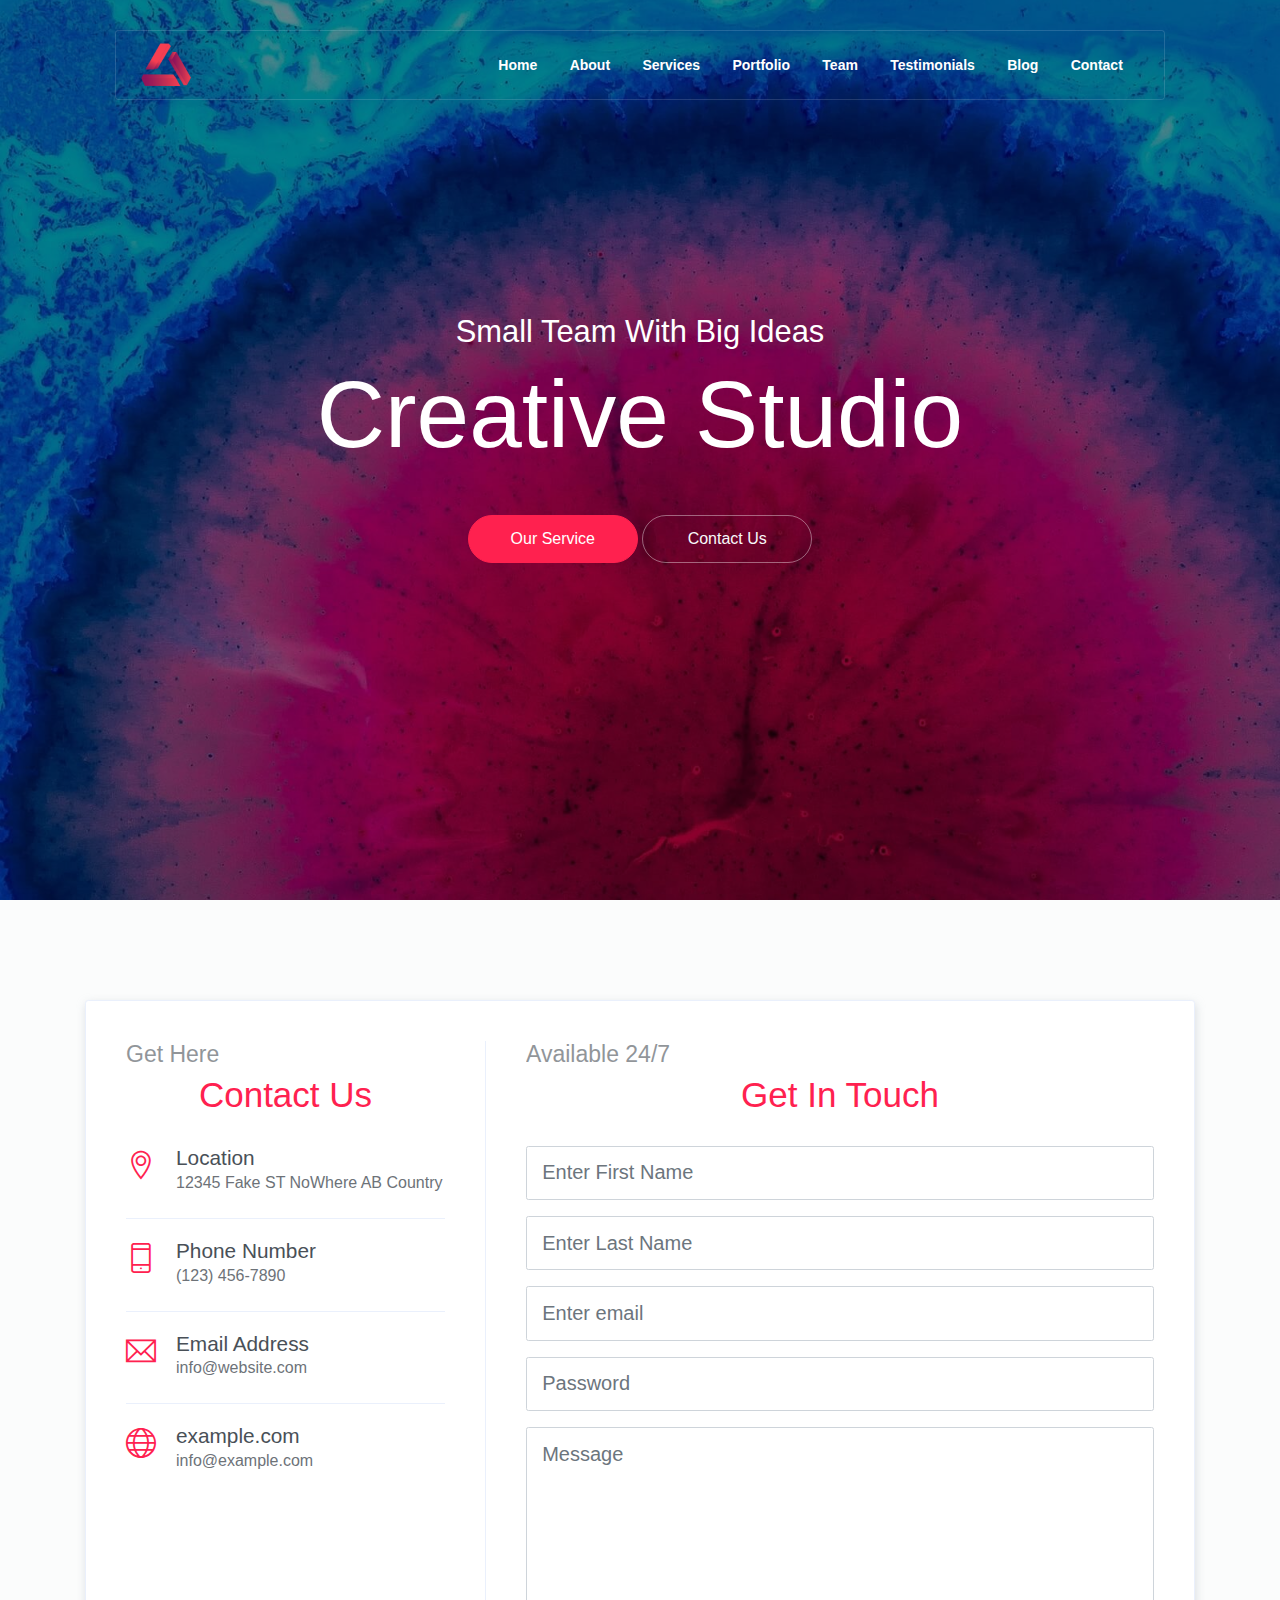
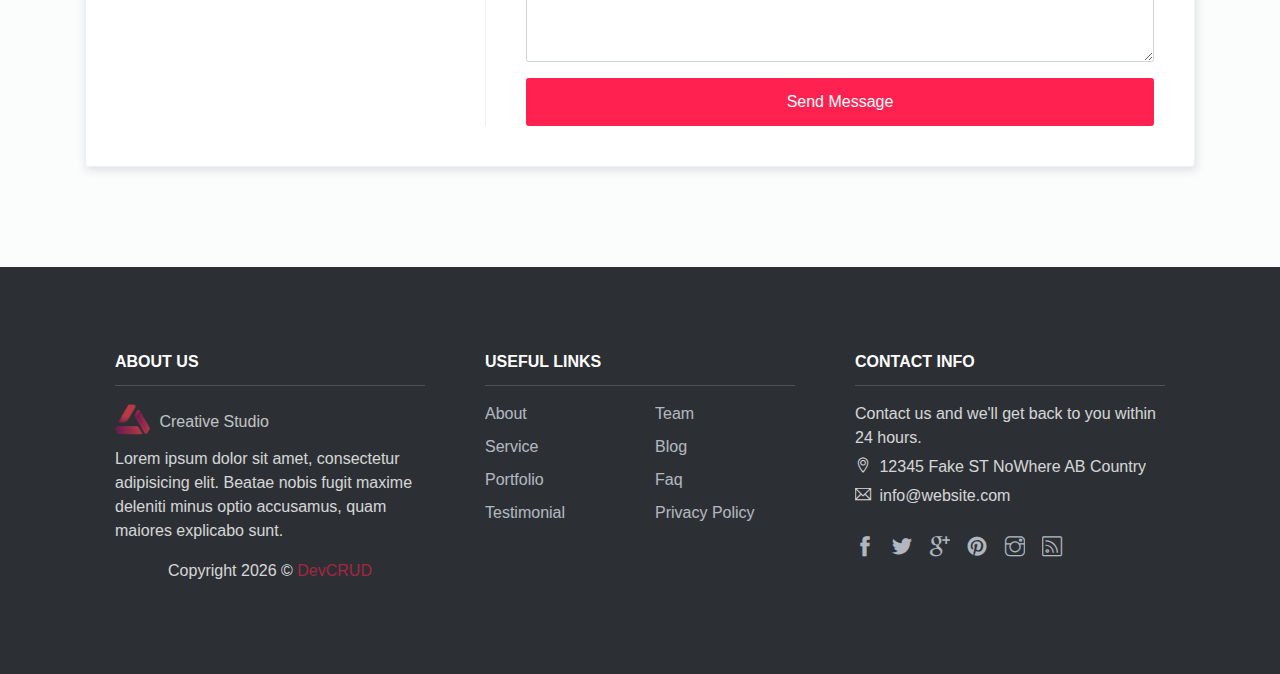
<file: public_html/contact.html>
<!DOCTYPE html>
<html lang="en">
<head>
	<meta charset="utf-8">
    <meta name="viewport" content="width=device-width, initial-scale=1, shrink-to-fit=no">
    <meta name="description" content="Start your development with Creative Studio landing page.">
    <meta name="author" content="Devcrud">
    <title>Testimonials</title>

    <!-- font icons -->
    <link rel="stylesheet" href="assets/vendors/themify-icons/css/themify-icons.css">

    <!-- Bootstrap + Creative Studio main styles -->
	<link rel="stylesheet" href="assets/css/creative-studio.css">

</head>
<body data-spy="scroll" data-target=".navbar" data-offset="40" id="home">
    
    <!-- Page Navigation -->
    <nav class="navbar custom-navbar navbar-expand-lg navbar-dark" data-spy="affix" data-offset-top="20">
        <div class="container">
            <a class="navbar-brand" href="#">
                <img src="assets/imgs/logo.png" alt="Download free bootstrap 4 landing page, free boootstrap 4 templates, Download free bootstrap 4.1 landing page, free boootstrap 4.1.1 templates, Creative studio Landing page">
            </a>
            <button class="navbar-toggler" type="button" data-toggle="collapse" data-target="#navbarSupportedContent" aria-controls="navbarSupportedContent" aria-expanded="false" aria-label="Toggle navigation">
                <span></span>
            </button>

            <div class="collapse navbar-collapse" id="navbarSupportedContent">
                <ul class="navbar-nav ml-auto">
                    <li class="nav-item">
                        <a class="nav-link" href="index.html">Home</a>
                    </li>
                    <li class="nav-item">
                        <a class="nav-link" href="about.html">About</a>
                    </li>
                    <li class="nav-item">
                        <a class="nav-link" href="Services.html">Services</a>
                    </li>
                    <li class="nav-item">
                        <a class="nav-link" href="portfolio.html">Portfolio</a>
                    </li>
                    <li class="nav-item">
                        <a class="nav-link" href="team.html">Team</a>
                    </li>
                    <li class="nav-item">
                        <a class="nav-link" href="testimonials.html">Testimonials</a>
                    </li>
                    <li class="nav-item">
                        <a class="nav-link" href="blog.html">Blog</a>
                    </li>
                    <li class="nav-item">
                        <a class="nav-link" href="contact.html">Contact</a>
                    </li>
                </ul>
            </div>
        </div>
    </nav>
    <!-- End Of Page Navigation -->
    
    <!-- Page Header -->
    <header class="header">
        <div class="overlay">
            <h6 class="subtitle">Small Team With Big Ideas</h6>
            <h1 class="title">Creative Studio</h1>
            <div class="buttons text-center">
                <a href="#service" class="btn btn-primary rounded w-lg btn-lg my-1">Our Service</a>
                <a href="#contact" class="btn btn-outline-light rounded w-lg btn-lg my-1">Contact Us</a>
            </div>              
        </div>      
    </header>
    <!-- End Of Page Header -->

    <!-- Contact Section -->
    <section id="contact">
        <div class="container">
            <div class="contact-card">
                <div class="infos">
                    <h6 class="section-subtitle">Get Here</h6>
                    <h6 class="section-title mb-4">Contact Us</h6>

                    <div class="item">
                        <i class="ti-location-pin"></i>
                        <div class="">
                            <h5>Location</h5>
                            <p> 12345 Fake ST NoWhere AB Country</p>
                        </div>                          
                    </div>
                    <div class="item">
                        <i class="ti-mobile"></i>
                        <div>
                            <h5>Phone Number</h5>
                            <p>(123) 456-7890</p>
                        </div>                          
                    </div>
                    <div class="item">
                        <i class="ti-email"></i>
                        <div class="mb-0">
                            <h5>Email Address</h5>
                            <p>info@website.com</p>
                        </div>
                    </div>
                    <div class="item">
                        <i class="ti-world"></i>
                        <div class="mb-0">
                            <h5>example.com</h5>
                            <p>info@example.com</p>
                        </div>
                    </div>
                </div>
                <div class="form">
                    <h6 class="section-subtitle">Available 24/7</h6>
                    <h6 class="section-title mb-4">Get In Touch</h6>
                    <form>
                        <div class="form-group">
                            <input type="text" class="form-control form-control-lg" id="exampleInputFirstName" aria-describedby="FirstNameHelp" placeholder="Enter First Name" required>
                        </div>
                        <div class="form-group">
                            <input type="email" class="form-control form-control-lg" id="exampleInputLastName" aria-describedby="LastNameHelp" placeholder="Enter Last Name" required>
                        </div>
                        <div class="form-group">
                            <input type="email" class="form-control form-control-lg" id="exampleInputEmail1" aria-describedby="emailHelp" placeholder="Enter email" required>
                        </div>
                        <div class="form-group">
                            <input type="password" class="form-control form-control-lg" id="exampleInputPassword1" placeholder="Password" required>
                        </div>
                        <div class="form-group">
                            <textarea name="contact-message" id="" cols="30" rows="7" class="form-control form-control-lg" placeholder="Message"></textarea>
                        </div>
                        <button type="submit" class="btn btn-primary btn-block btn-lg mt-3">Send Message</button>
                    </form>
                </div>
            </div>
        </div>
    </section>
    <!-- Contact Section -->

    <section class="has-bg-img py-0">
        <div class="container">
            <div class="footer">
                <div class="footer-lists">
                    <ul class="list">
                        <li class="list-head">
                            <h6 class="font-weight-bold">ABOUT US</h6>
                        </li>
                        <li class="list-body">
                            <a href="#" class="logo">
                                <img src="assets/imgs/logo.png" alt="Download free bootstrap 4 landing page, free boootstrap 4 templates, Download free bootstrap 4.1 landing page, free boootstrap 4.1.1 templates, Creative studio Landing page">
                                <h6>Creative Studio</h6>
                            </a>
                            <p>Lorem ipsum dolor sit amet, consectetur adipisicing elit. Beatae nobis fugit maxime deleniti minus optio accusamus, quam maiores explicabo sunt.</p> 
                            <p class="mt-3">
                                Copyright <script>document.write(new Date().getFullYear())</script> &copy; <a class="d-inline text-primary" href="http://www.devcrud.com">DevCRUD</a>
                            </p>                   
                        </li>
                    </ul>
                    <ul class="list">
                        <li class="list-head">
                            <h6 class="font-weight-bold">USEFUL LINKS</h6>
                        </li>
                        <li class="list-body">
                            <div class="row">
                                <div class="col">
                                    <a href="about.html">About</a>
                                    <a href="Services.html">Service</a>
                                    <a href="portfolio.html">Portfolio</a>
                                    <a href="testimonials.html">Testimonial</a>
                                </div>
                                <div class="col">
                                    <a href="team.html">Team</a>
                                    <a href="blog.html">Blog</a>
                                    <a href="#">Faq</a>
                                    <a href="#">Privacy Policy</a>                  
                                </div>
                            </div>
                        </li>
                    </ul>
                    <ul class="list">
                        <li class="list-head">
                            <h6 class="font-weight-bold">CONTACT INFO</h6>
                        </li>
                        <li class="list-body">
                            <p>Contact us and we'll get back to you within 24 hours.</p>
                            <p><i class="ti-location-pin"></i> 12345 Fake ST NoWhere AB Country</p>
                            <p><i class="ti-email"></i>  info@website.com</p>
                            <div class="social-links">
                                <a href="javascript:void(0)" class="link"><i class="ti-facebook"></i></a>
                                <a href="javascript:void(0)" class="link"><i class="ti-twitter-alt"></i></a>
                                <a href="javascript:void(0)" class="link"><i class="ti-google"></i></a>
                                <a href="javascript:void(0)" class="link"><i class="ti-pinterest-alt"></i></a>
                                <a href="javascript:void(0)" class="link"><i class="ti-instagram"></i></a>
                                <a href="javascript:void(0)" class="link"><i class="ti-rss"></i></a>
                            </div>
                        </li>
                    </ul>
                </div>
            </div>    
        </div>
    </section>

    <!-- core  -->
    <script src="assets/vendors/jquery/jquery-3.4.1.js"></script>
    <script src="assets/vendors/bootstrap/bootstrap.bundle.js"></script>

    <!-- bootstrap affix -->
    <script src="assets/vendors/bootstrap/bootstrap.affix.js"></script>

    <!-- Creative Studio js -->
    <script src="assets/js/creative-studio.js"></script>

</body>
</html>
</file>
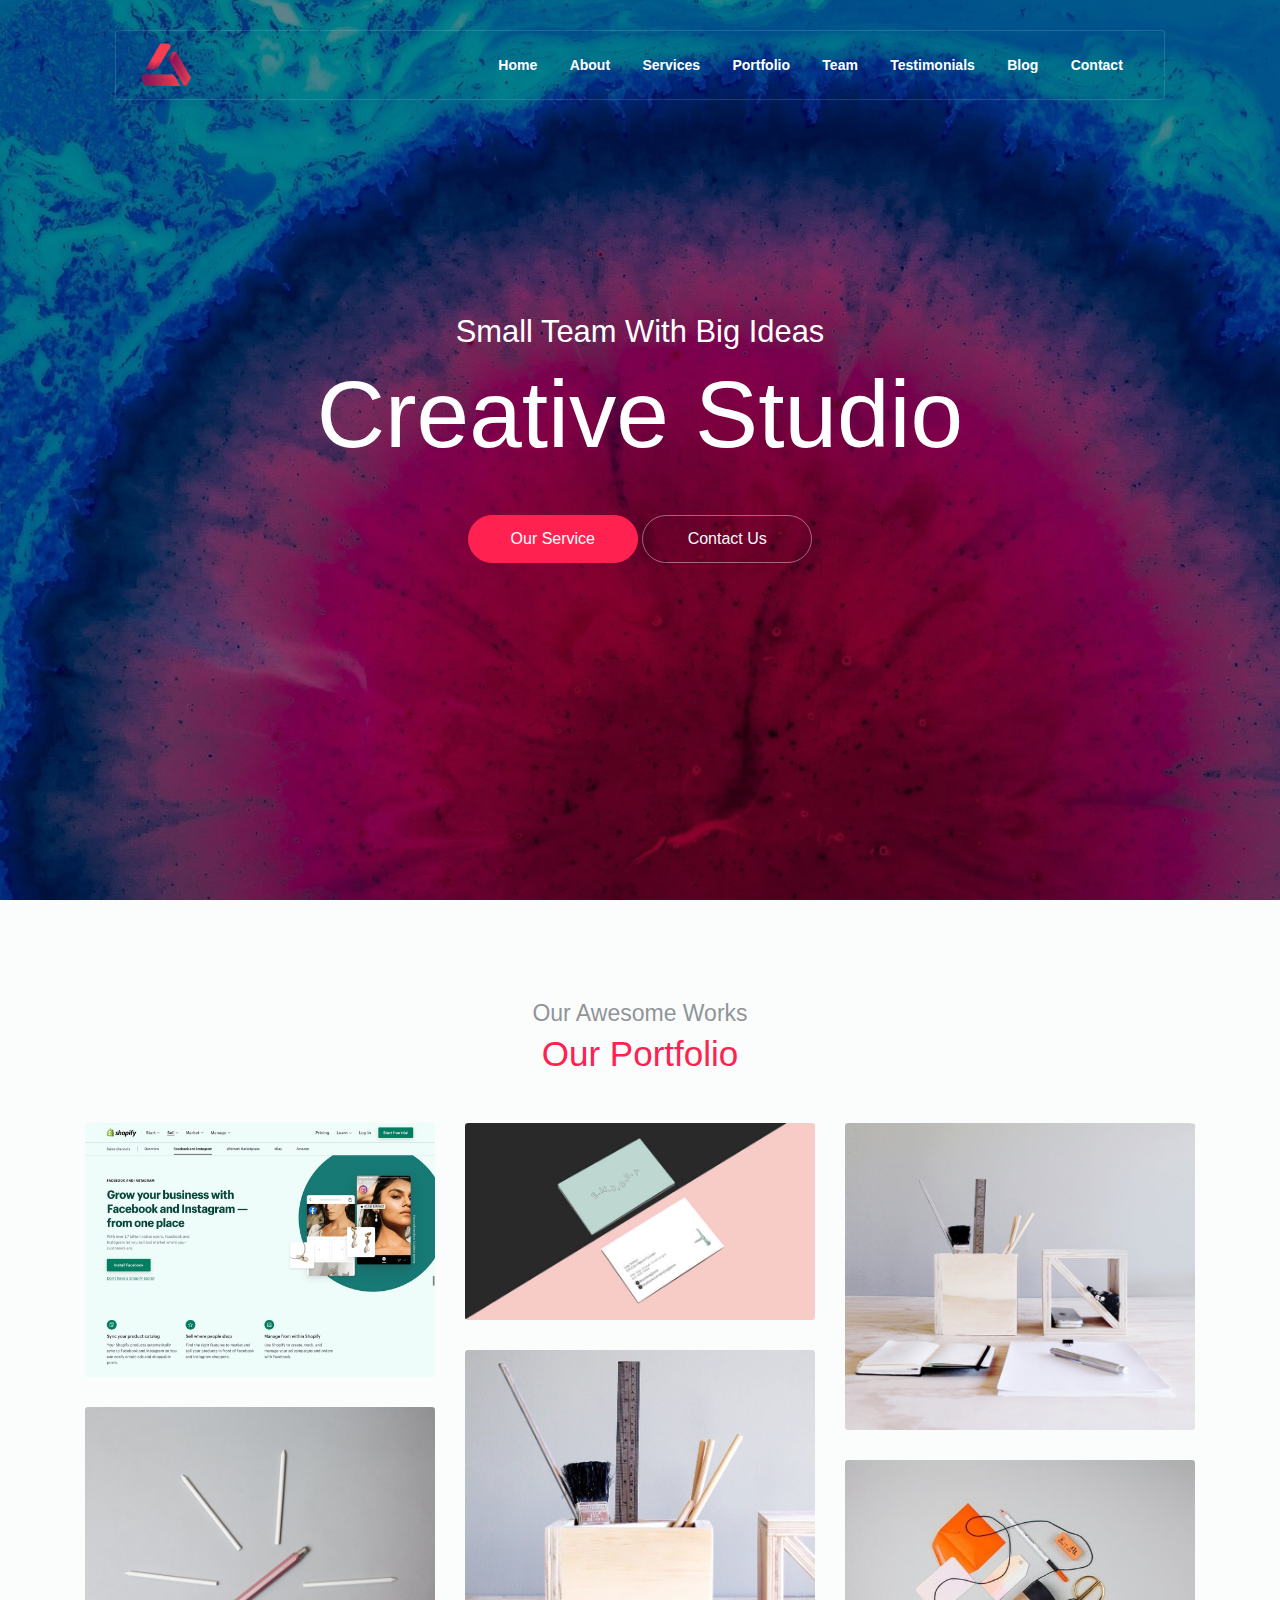
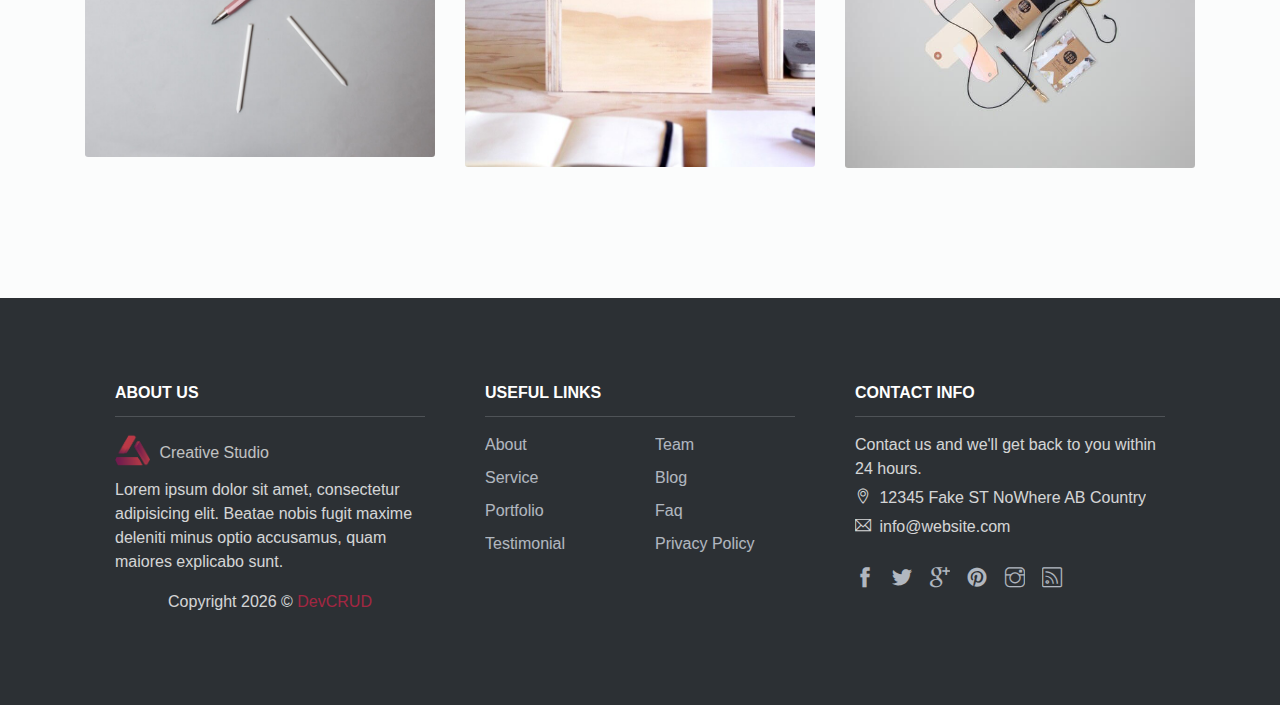
<file: public_html/portfolio.html>
<!DOCTYPE html>
<html lang="en">
<head>
	<meta charset="utf-8">
    <meta name="viewport" content="width=device-width, initial-scale=1, shrink-to-fit=no">
    <meta name="description" content="Start your development with Creative Studio landing page.">
    <meta name="author" content="Devcrud">
    <title>Our Portfolio</title>

    <!-- font icons -->
    <link rel="stylesheet" href="assets/vendors/themify-icons/css/themify-icons.css">

    <!-- Bootstrap + Creative Studio main styles -->
	<link rel="stylesheet" href="assets/css/creative-studio.css">

</head>
<body data-spy="scroll" data-target=".navbar" data-offset="40" id="home">
    
    <!-- Page Navigation -->
    <nav class="navbar custom-navbar navbar-expand-lg navbar-dark" data-spy="affix" data-offset-top="20">
        <div class="container">
            <a class="navbar-brand" href="#">
                <img src="assets/imgs/logo.png" alt="Download free bootstrap 4 landing page, free boootstrap 4 templates, Download free bootstrap 4.1 landing page, free boootstrap 4.1.1 templates, Creative studio Landing page">
            </a>
            <button class="navbar-toggler" type="button" data-toggle="collapse" data-target="#navbarSupportedContent" aria-controls="navbarSupportedContent" aria-expanded="false" aria-label="Toggle navigation">
                <span></span>
            </button>

            <div class="collapse navbar-collapse" id="navbarSupportedContent">
                <ul class="navbar-nav ml-auto">
                    <li class="nav-item">
                        <a class="nav-link" href="index.html">Home</a>
                    </li>
                    <li class="nav-item">
                        <a class="nav-link" href="about.html">About</a>
                    </li>
                    <li class="nav-item">
                        <a class="nav-link" href="Services.html">Services</a>
                    </li>
                    <li class="nav-item">
                        <a class="nav-link" href="portfolio.html">Portfolio</a>
                    </li>
                    <li class="nav-item">
                        <a class="nav-link" href="team.html">Team</a>
                    </li>
                    <li class="nav-item">
                        <a class="nav-link" href="testimonials.html">Testimonials</a>
                    </li>
                    <li class="nav-item">
                        <a class="nav-link" href="blog.html">Blog</a>
                    </li>
                    <li class="nav-item">
                        <a class="nav-link" href="contact.html">Contact</a>
                    </li>
                </ul>
            </div>
        </div>
    </nav>
    <!-- End Of Page Navigation -->
    
    <!-- Page Header -->
    <header class="header">
        <div class="overlay">
            <h6 class="subtitle">Small Team With Big Ideas</h6>
            <h1 class="title">Creative Studio</h1>
            <div class="buttons text-center">
                <a href="#service" class="btn btn-primary rounded w-lg btn-lg my-1">Our Service</a>
                <a href="#contact" class="btn btn-outline-light rounded w-lg btn-lg my-1">Contact Us</a>
            </div>              
        </div>      
    </header>
    <!-- End Of Page Header -->

    <!-- Box -->
    
    <!-- End of Box -->

    <!-- Portfolio section -->
    <section id="portfolio">
        <div class="container text-center">
            <h6 class="section-subtitle">Our Awesome Works</h6>
            <h6 class="section-title mb-5">Our Portfolio</h6>
            <div class="row">
                <div class="col-sm-4">
                    <div class="img-wrapper">
                        <img src="assets/imgs/folio-1.jpg" alt="Download free bootstrap 4 landing page, free boootstrap 4 templates, Download free bootstrap 4.1 landing page, free boootstrap 4.1.1 templates, Creative studio Landing page">
                        <div class="overlay">
                            <div class="overlay-infos">
                                <h5>Shopify Landing page</h5>
                                <a href="javascript:void(0)"><i class="ti-zoom-in"></i></a>
                                <a href="javascript:void(0)"><i class="ti-link"></i></a>
                            </div>  
                        </div>
                    </div>
                    <div class="img-wrapper">
                        <img src="assets/imgs/folio-2.jpg" alt="Download free bootstrap 4 landing page, free boootstrap 4 templates, Download free bootstrap 4.1 landing page, free boootstrap 4.1.1 templates, Creative studio Landing page">
                        <div class="overlay">
                            <div class="overlay-infos">
                                <h5>Project Title</h5>
                                <a href="javascript:void(0)"><i class="ti-zoom-in"></i></a>
                                <a href="javascript:void(0)"><i class="ti-link"></i></a>
                            </div>                              
                        </div>
                    </div>                  
                </div>
                <div class="col-sm-4">
                    <div class="img-wrapper">
                        <img src="assets/imgs/folio-3.jpg" alt="Download free bootstrap 4 landing page, free boootstrap 4 templates, Download free bootstrap 4.1 landing page, free boootstrap 4.1.1 templates, Creative studio Landing page">
                        <div class="overlay">
                            <div class="overlay-infos">
                                <h5>Project Title</h5>
                                <a href="javascript:void(0)"><i class="ti-zoom-in"></i></a>
                                <a href="javascript:void(0)"><i class="ti-link"></i></a>
                            </div>  
                        </div>
                    </div>
                    <div class="img-wrapper">
                        <img src="assets/imgs/folio-4.jpg" alt="Download free bootstrap 4 landing page, free boootstrap 4 templates, Download free bootstrap 4.1 landing page, free boootstrap 4.1.1 templates, Creative studio Landing page">
                        <div class="overlay">
                            <div class="overlay-infos">
                                <h5>Project Title</h5>
                                <a href="javascript:void(0)"><i class="ti-zoom-in"></i></a>
                                <a href="javascript:void(0)"><i class="ti-link"></i></a>
                            </div>                              
                        </div>
                    </div>                  
                </div>
                <div class="col-sm-4">
                    <div class="img-wrapper">
                        <img src="assets/imgs/folio-5.jpg" alt="Download free bootstrap 4 landing page, free boootstrap 4 templates, Download free bootstrap 4.1 landing page, free boootstrap 4.1.1 templates, Creative studio Landing page">
                        <div class="overlay">
                            <div class="overlay-infos">
                                <h5>Project Title</h5>
                                <a href="javascript:void(0)"><i class="ti-zoom-in"></i></a>
                                <a href="javascript:void(0)"><i class="ti-link"></i></a>
                            </div>  
                        </div>
                    </div>
                    <div class="img-wrapper">
                        <img src="assets/imgs/folio-6.jpg" alt="Download free bootstrap 4 landing page, free boootstrap 4 templates, Download free bootstrap 4.1 landing page, free boootstrap 4.1.1 templates, Creative studio Landing page">
                        <div class="overlay">
                            <div class="overlay-infos">
                                <h5>Project Title</h5>
                                <a href="javascript:void(0)"><i class="ti-zoom-in"></i></a>
                                <a href="javascript:void(0)"><i class="ti-link"></i></a>
                            </div>                              
                        </div>
                    </div>                  
                </div>
            </div>
        </div>
    </section>
    <!-- End of portfolio section -->
    
    <section class="has-bg-img py-0">
        <div class="container">
            <div class="footer">
                <div class="footer-lists">
                    <ul class="list">
                        <li class="list-head">
                            <h6 class="font-weight-bold">ABOUT US</h6>
                        </li>
                        <li class="list-body">
                            <a href="#" class="logo">
                                <img src="assets/imgs/logo.png" alt="Download free bootstrap 4 landing page, free boootstrap 4 templates, Download free bootstrap 4.1 landing page, free boootstrap 4.1.1 templates, Creative studio Landing page">
                                <h6>Creative Studio</h6>
                            </a>
                            <p>Lorem ipsum dolor sit amet, consectetur adipisicing elit. Beatae nobis fugit maxime deleniti minus optio accusamus, quam maiores explicabo sunt.</p> 
                            <p class="mt-3">
                                Copyright <script>document.write(new Date().getFullYear())</script> &copy; <a class="d-inline text-primary" href="http://www.devcrud.com">DevCRUD</a>
                            </p>                   
                        </li>
                    </ul>
                    <ul class="list">
                        <li class="list-head">
                            <h6 class="font-weight-bold">USEFUL LINKS</h6>
                        </li>
                        <li class="list-body">
                            <div class="row">
                                <div class="col">
                                    <a href="about.html">About</a>
                                    <a href="Services.html">Service</a>
                                    <a href="portfolio.html">Portfolio</a>
                                    <a href="testimonials.html">Testimonial</a>
                                </div>
                                <div class="col">
                                    <a href="team.html">Team</a>
                                    <a href="blog.html">Blog</a>
                                    <a href="#">Faq</a>
                                    <a href="#">Privacy Policy</a>                  
                                </div>
                            </div>
                        </li>
                    </ul>
                    <ul class="list">
                        <li class="list-head">
                            <h6 class="font-weight-bold">CONTACT INFO</h6>
                        </li>
                        <li class="list-body">
                            <p>Contact us and we'll get back to you within 24 hours.</p>
                            <p><i class="ti-location-pin"></i> 12345 Fake ST NoWhere AB Country</p>
                            <p><i class="ti-email"></i>  info@website.com</p>
                            <div class="social-links">
                                <a href="javascript:void(0)" class="link"><i class="ti-facebook"></i></a>
                                <a href="javascript:void(0)" class="link"><i class="ti-twitter-alt"></i></a>
                                <a href="javascript:void(0)" class="link"><i class="ti-google"></i></a>
                                <a href="javascript:void(0)" class="link"><i class="ti-pinterest-alt"></i></a>
                                <a href="javascript:void(0)" class="link"><i class="ti-instagram"></i></a>
                                <a href="javascript:void(0)" class="link"><i class="ti-rss"></i></a>
                            </div>
                        </li>
                    </ul>
                </div>
            </div>    
        </div>
    </section>

    <!-- core  -->
    <script src="assets/vendors/jquery/jquery-3.4.1.js"></script>
    <script src="assets/vendors/bootstrap/bootstrap.bundle.js"></script>

    <!-- bootstrap affix -->
    <script src="assets/vendors/bootstrap/bootstrap.affix.js"></script>

    <!-- Creative Studio js -->
    <script src="assets/js/creative-studio.js"></script>

</body>
</html>
</file>
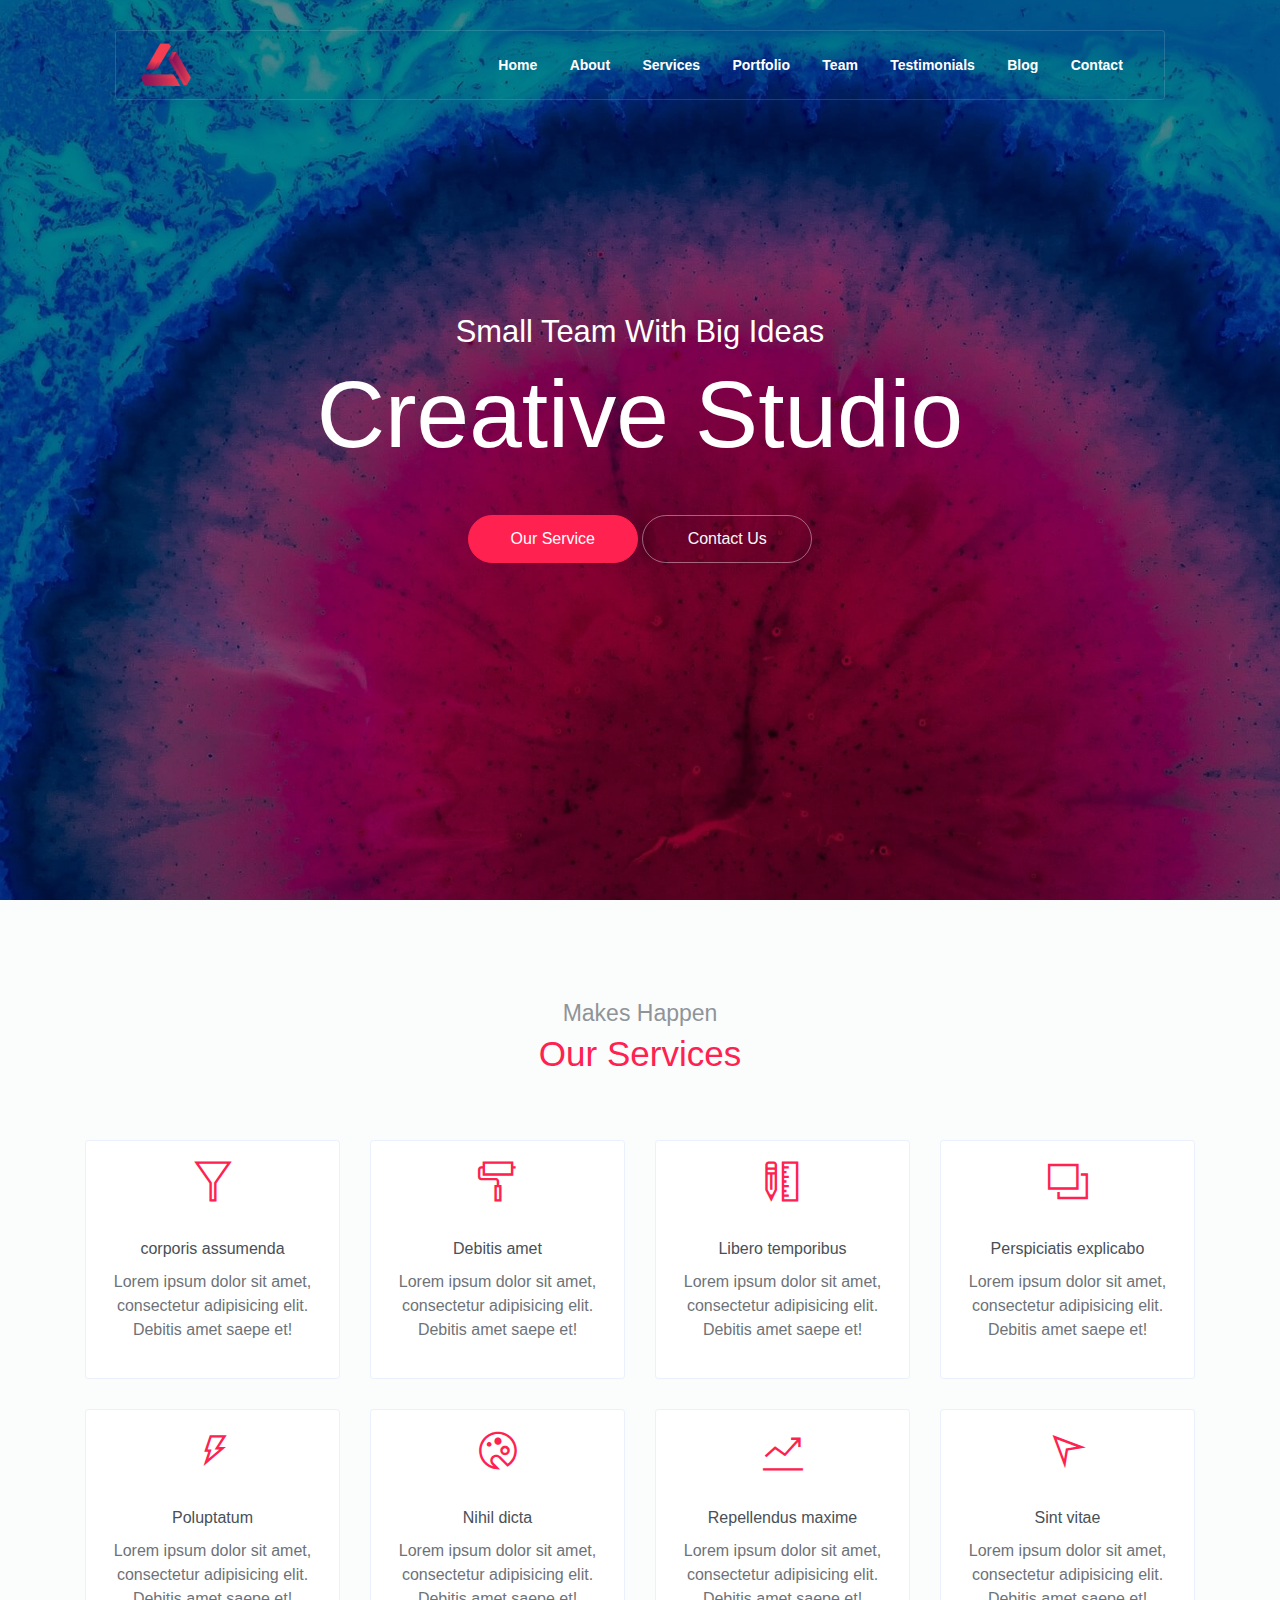
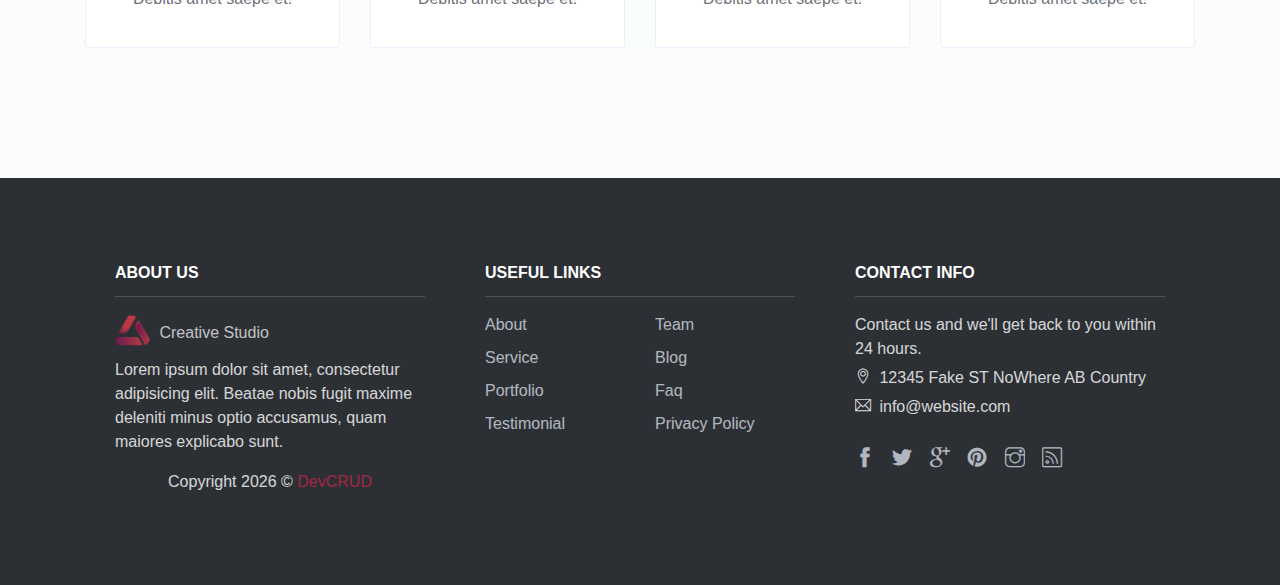
<file: public_html/Services.html>
<!DOCTYPE html>
<html lang="en">
<head>
	<meta charset="utf-8">
    <meta name="viewport" content="width=device-width, initial-scale=1, shrink-to-fit=no">
    <meta name="description" content="Start your development with Creative Studio landing page.">
    <meta name="author" content="Devcrud">
    <title>Services</title>

    <!-- font icons -->
    <link rel="stylesheet" href="assets/vendors/themify-icons/css/themify-icons.css">

    <!-- Bootstrap + Creative Studio main styles -->
	<link rel="stylesheet" href="assets/css/creative-studio.css">

</head>
<body data-spy="scroll" data-target=".navbar" data-offset="40" id="home">
    
    <!-- Page Navigation -->
    <nav class="navbar custom-navbar navbar-expand-lg navbar-dark" data-spy="affix" data-offset-top="20">
        <div class="container">
            <a class="navbar-brand" href="#">
                <img src="assets/imgs/logo.png" alt="Download free bootstrap 4 landing page, free boootstrap 4 templates, Download free bootstrap 4.1 landing page, free boootstrap 4.1.1 templates, Creative studio Landing page">
            </a>
            <button class="navbar-toggler" type="button" data-toggle="collapse" data-target="#navbarSupportedContent" aria-controls="navbarSupportedContent" aria-expanded="false" aria-label="Toggle navigation">
                <span></span>
            </button>

            <div class="collapse navbar-collapse" id="navbarSupportedContent">
                <ul class="navbar-nav ml-auto">
                    <li class="nav-item">
                        <a class="nav-link" href="index.html">Home</a>
                    </li>
                    <li class="nav-item">
                        <a class="nav-link" href="about.html">About</a>
                    </li>
                    <li class="nav-item">
                        <a class="nav-link" href="Services.html">Services</a>
                    </li>
                    <li class="nav-item">
                        <a class="nav-link" href="portfolio.html">Portfolio</a>
                    </li>
                    <li class="nav-item">
                        <a class="nav-link" href="team.html">Team</a>
                    </li>
                    <li class="nav-item">
                        <a class="nav-link" href="testimonials.html">Testimonials</a>
                    </li>
                    <li class="nav-item">
                        <a class="nav-link" href="blog.html">Blog</a>
                    </li>
                    <li class="nav-item">
                        <a class="nav-link" href="contact.html">Contact</a>
                    </li>
                </ul>
            </div>
        </div>
    </nav>
    <!-- End Of Page Navigation -->
    
    <!-- Page Header -->
    <header class="header">
        <div class="overlay">
            <h6 class="subtitle">Small Team With Big Ideas</h6>
            <h1 class="title">Creative Studio</h1>
            <div class="buttons text-center">
                <a href="#service" class="btn btn-primary rounded w-lg btn-lg my-1">Our Service</a>
                <a href="#contact" class="btn btn-outline-light rounded w-lg btn-lg my-1">Contact Us</a>
            </div>              
        </div>      
    </header>
    <!-- End Of Page Header -->

    <!-- Box -->
    
    <!-- End of Box -->

    <!-- Service Section -->
    <section id="service">
        <div class="container">
            <h6 class="section-subtitle text-center">Makes Happen</h6>
            <h5 class="section-title text-center mb-6">Our Services</h5> 
            <div class="row">
                <div class="col-sm-4 col-md-3">
                    <div class="card mb-4">
                        <div class="card-body">
                            <h2 class="mb-4"><i class="ti-filter text-primary"></i></h2>
                            <h6 class="card-title">corporis assumenda</h6>
                            <p>Lorem ipsum dolor sit amet, consectetur adipisicing elit. Debitis amet saepe et!</p>
                        </div>
                    </div>
                </div>
                <div class="col-sm-4 col-md-3">
                    <div class="card mb-4">
                        <div class="card-body">
                            <h2 class="mb-4"><i class="ti-paint-roller text-primary"></i></h2>
                            <h6 class="card-title">Debitis amet</h6>
                            <p>Lorem ipsum dolor sit amet, consectetur adipisicing elit. Debitis amet saepe et!</p>
                        </div>
                    </div>
                </div>
                <div class="col-sm-4 col-md-3">
                    <div class="card mb-4">
                        <div class="card-body">
                            <h2 class="mb-4"><i class="ti-ruler-pencil text-primary"></i></h2>
                            <h6 class="card-title">Libero temporibus</h6>
                            <p>Lorem ipsum dolor sit amet, consectetur adipisicing elit. Debitis amet saepe et!</p>
                        </div>
                    </div>
                </div>
                <div class="col-sm-4 col-md-3">
                    <div class="card mb-4">
                        <div class="card-body">
                            <h2 class="mb-4"><i class="ti-layers text-primary"></i></h2>
                            <h6 class="card-title">Perspiciatis explicabo</h6>
                            <p>Lorem ipsum dolor sit amet, consectetur adipisicing elit. Debitis amet saepe et!</p>
                        </div>
                    </div>
                </div>
                <div class="col-sm-4 col-md-3">
                    <div class="card mb-4">
                        <div class="card-body">
                            <h2 class="mb-4"><i class="ti-bolt text-primary"></i></h2>
                            <h6 class="card-title">Poluptatum</h6>
                            <p>Lorem ipsum dolor sit amet, consectetur adipisicing elit. Debitis amet saepe et!</p>
                        </div>
                    </div>
                </div>
                <div class="col-sm-4 col-md-3">
                    <div class="card mb-4">
                        <div class="card-body">
                            <h2 class="mb-4"><i class="ti-palette text-primary"></i></h2>
                            <h6 class="card-title">Nihil dicta</h6>
                            <p>Lorem ipsum dolor sit amet, consectetur adipisicing elit. Debitis amet saepe et!</p>
                        </div>
                    </div>
                </div>
                <div class="col-sm-4 col-md-3">
                    <div class="card mb-4">
                        <div class="card-body">
                            <h2 class="mb-4"><i class="ti-stats-up text-primary"></i></h2>
                            <h6 class="card-title">Repellendus maxime</h6>
                            <p>Lorem ipsum dolor sit amet, consectetur adipisicing elit. Debitis amet saepe et!</p>
                        </div>
                    </div>
                </div>
                <div class="col-sm-4 col-md-3">
                    <div class="card mb-4">
                        <div class="card-body">
                            <h2 class="mb-4"><i class="ti-location-arrow text-primary"></i></h2>
                            <h6 class="card-title">Sint vitae</h6>
                            <p>Lorem ipsum dolor sit amet, consectetur adipisicing elit. Debitis amet saepe et!</p>
                        </div>
                    </div>
                </div>

            </div>  
        </div>
    </section>
    <!-- End of Service Section -->

    <section class="has-bg-img py-0">
        <div class="container">
            <div class="footer">
                <div class="footer-lists">
                    <ul class="list">
                        <li class="list-head">
                            <h6 class="font-weight-bold">ABOUT US</h6>
                        </li>
                        <li class="list-body">
                            <a href="#" class="logo">
                                <img src="assets/imgs/logo.png" alt="Download free bootstrap 4 landing page, free boootstrap 4 templates, Download free bootstrap 4.1 landing page, free boootstrap 4.1.1 templates, Creative studio Landing page">
                                <h6>Creative Studio</h6>
                            </a>
                            <p>Lorem ipsum dolor sit amet, consectetur adipisicing elit. Beatae nobis fugit maxime deleniti minus optio accusamus, quam maiores explicabo sunt.</p> 
                            <p class="mt-3">
                                Copyright <script>document.write(new Date().getFullYear())</script> &copy; <a class="d-inline text-primary" href="http://www.devcrud.com">DevCRUD</a>
                            </p>                   
                        </li>
                    </ul>
                    <ul class="list">
                        <li class="list-head">
                            <h6 class="font-weight-bold">USEFUL LINKS</h6>
                        </li>
                        <li class="list-body">
                            <div class="row">
                                <div class="col">
                                    <a href="about.html">About</a>
                                    <a href="Services.html">Service</a>
                                    <a href="portfolio.html">Portfolio</a>
                                    <a href="testimonials.html">Testimonial</a>
                                </div>
                                <div class="col">
                                    <a href="team.html">Team</a>
                                    <a href="blog.html">Blog</a>
                                    <a href="#">Faq</a>
                                    <a href="#">Privacy Policy</a>                  
                                </div>
                            </div>
                        </li>
                    </ul>
                    <ul class="list">
                        <li class="list-head">
                            <h6 class="font-weight-bold">CONTACT INFO</h6>
                        </li>
                        <li class="list-body">
                            <p>Contact us and we'll get back to you within 24 hours.</p>
                            <p><i class="ti-location-pin"></i> 12345 Fake ST NoWhere AB Country</p>
                            <p><i class="ti-email"></i>  info@website.com</p>
                            <div class="social-links">
                                <a href="javascript:void(0)" class="link"><i class="ti-facebook"></i></a>
                                <a href="javascript:void(0)" class="link"><i class="ti-twitter-alt"></i></a>
                                <a href="javascript:void(0)" class="link"><i class="ti-google"></i></a>
                                <a href="javascript:void(0)" class="link"><i class="ti-pinterest-alt"></i></a>
                                <a href="javascript:void(0)" class="link"><i class="ti-instagram"></i></a>
                                <a href="javascript:void(0)" class="link"><i class="ti-rss"></i></a>
                            </div>
                        </li>
                    </ul>
                </div>
            </div>    
        </div>
    </section>

    <!-- core  -->
    <script src="assets/vendors/jquery/jquery-3.4.1.js"></script>
    <script src="assets/vendors/bootstrap/bootstrap.bundle.js"></script>

    <!-- bootstrap affix -->
    <script src="assets/vendors/bootstrap/bootstrap.affix.js"></script>

    <!-- Creative Studio js -->
    <script src="assets/js/creative-studio.js"></script>

</body>
</html>
</file>
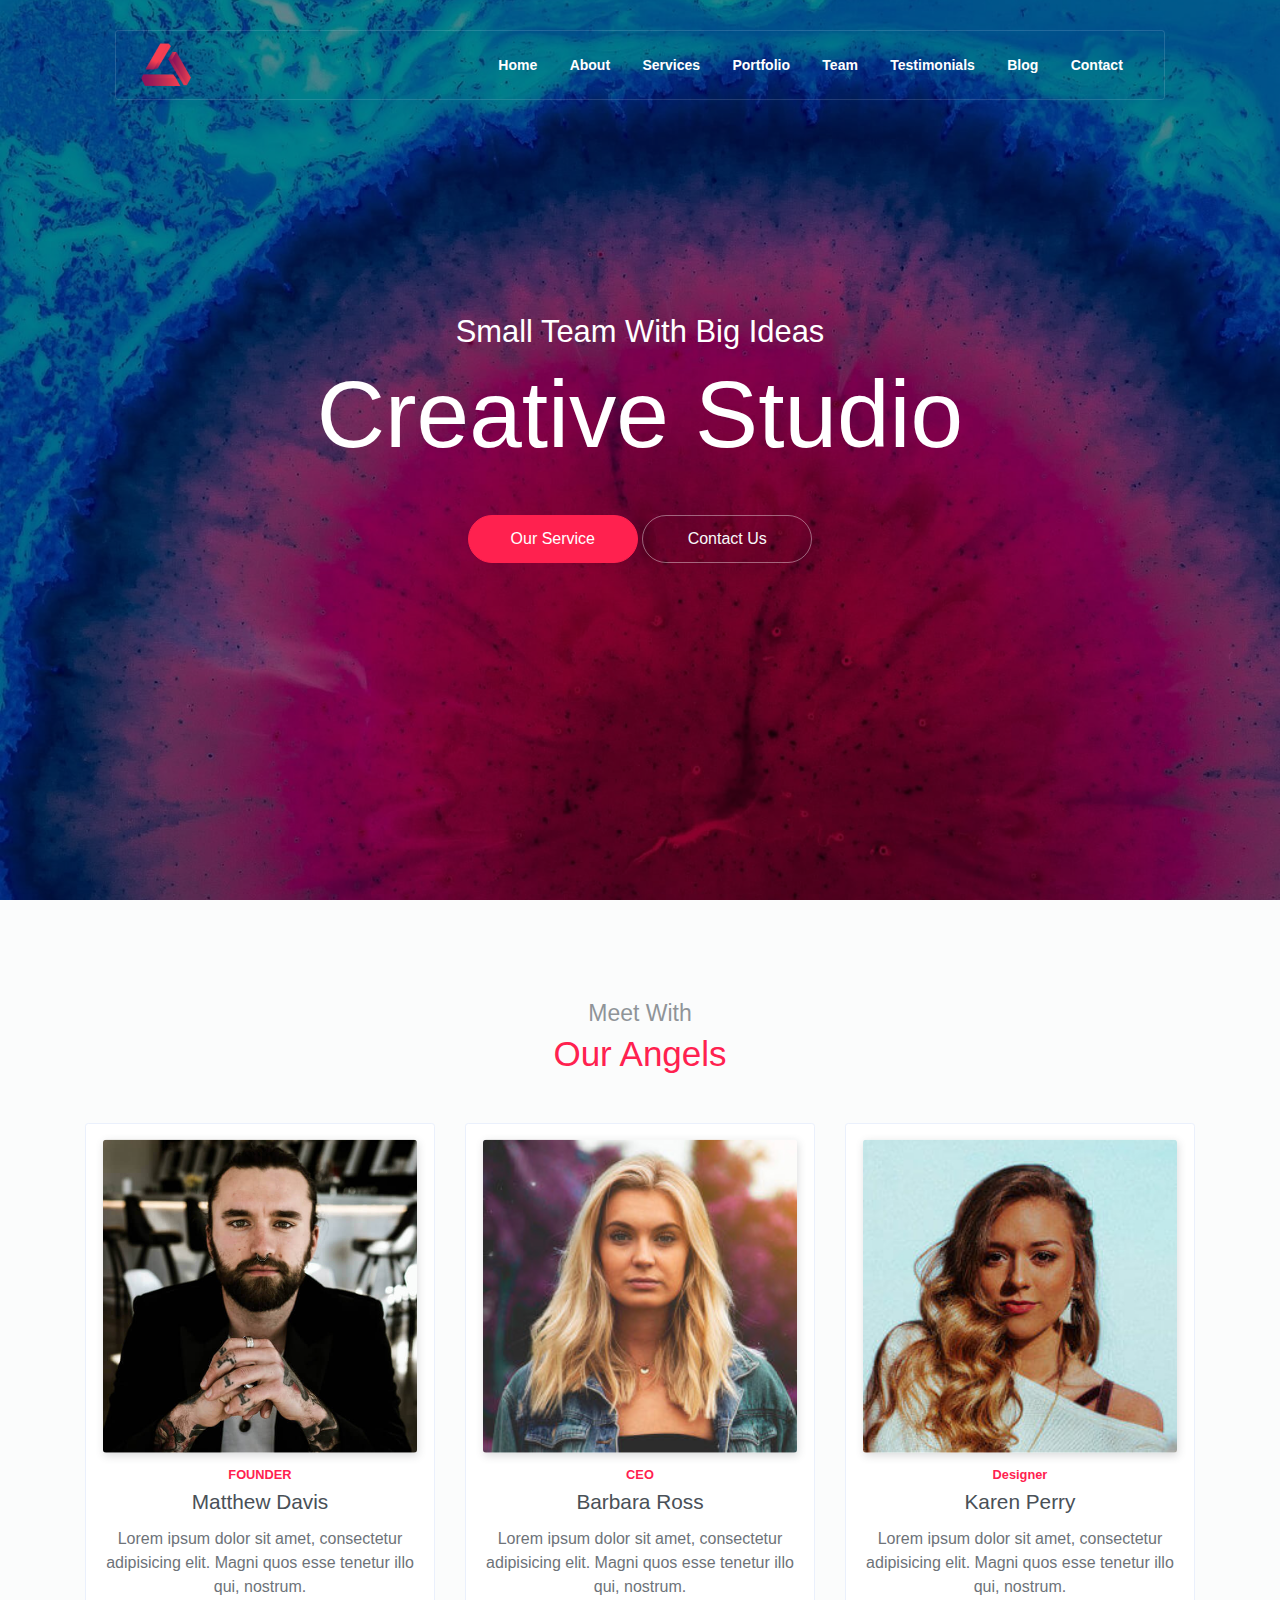
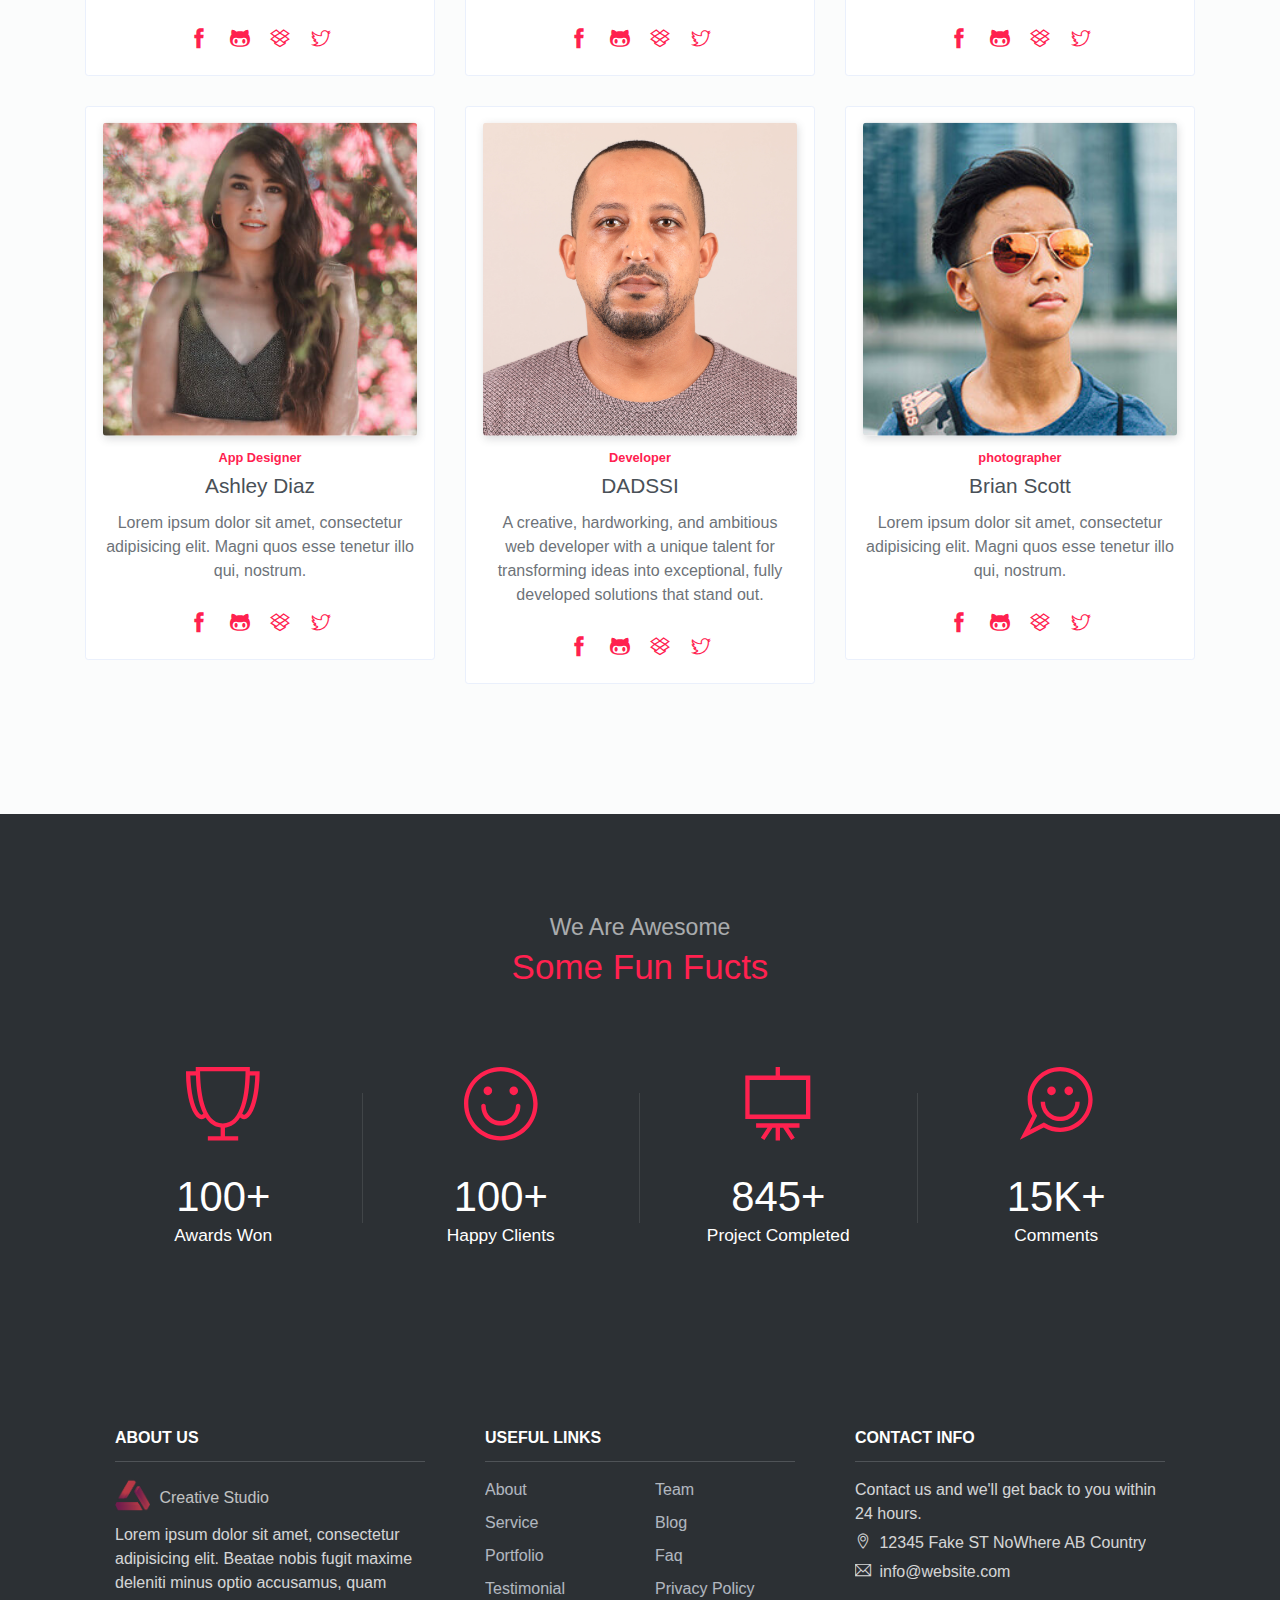
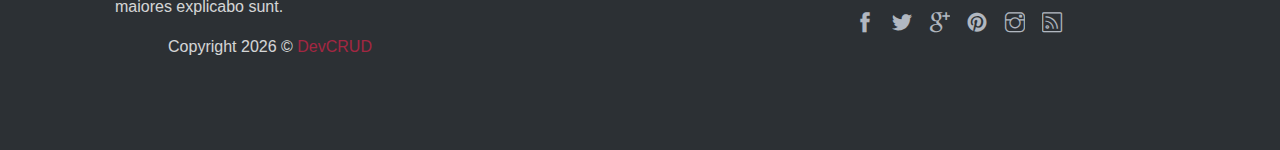
<file: public_html/team.html>
<!DOCTYPE html>
<html lang="en">
<head>
	<meta charset="utf-8">
    <meta name="viewport" content="width=device-width, initial-scale=1, shrink-to-fit=no">
    <meta name="description" content="Start your development with Creative Studio landing page.">
    <meta name="author" content="Devcrud">
    <title>Creative Studio | Free Bootstrap 4.3.x template</title>

    <!-- font icons -->
    <link rel="stylesheet" href="assets/vendors/themify-icons/css/themify-icons.css">

    <!-- Bootstrap + Creative Studio main styles -->
	<link rel="stylesheet" href="assets/css/creative-studio.css">

</head>
<body data-spy="scroll" data-target=".navbar" data-offset="40" id="home">
    
    <!-- Page Navigation -->
    <nav class="navbar custom-navbar navbar-expand-lg navbar-dark" data-spy="affix" data-offset-top="20">
        <div class="container">
            <a class="navbar-brand" href="#">
                <img src="assets/imgs/logo.png" alt="Download free bootstrap 4 landing page, free boootstrap 4 templates, Download free bootstrap 4.1 landing page, free boootstrap 4.1.1 templates, Creative studio Landing page">
            </a>
            <button class="navbar-toggler" type="button" data-toggle="collapse" data-target="#navbarSupportedContent" aria-controls="navbarSupportedContent" aria-expanded="false" aria-label="Toggle navigation">
                <span></span>
            </button>

            <div class="collapse navbar-collapse" id="navbarSupportedContent">
                <ul class="navbar-nav ml-auto">
                    <li class="nav-item">
                        <a class="nav-link" href="index.html">Home</a>
                    </li>
                    <li class="nav-item">
                        <a class="nav-link" href="about.html">About</a>
                    </li>
                    <li class="nav-item">
                        <a class="nav-link" href="Services.html">Services</a>
                    </li>
                    <li class="nav-item">
                        <a class="nav-link" href="portfolio.html">Portfolio</a>
                    </li>
                    <li class="nav-item">
                        <a class="nav-link" href="team.html">Team</a>
                    </li>
                    <li class="nav-item">
                        <a class="nav-link" href="testimonials.html">Testimonials</a>
                    </li>
                    <li class="nav-item">
                        <a class="nav-link" href="blog.html">Blog</a>
                    </li>
                    <li class="nav-item">
                        <a class="nav-link" href="contact.html">Contact</a>
                    </li>
                </ul>
            </div>
        </div>
    </nav>
    <!-- End Of Page Navigation -->

    <!-- Page Header -->
    <header class="header">
        <div class="overlay">
            <h6 class="subtitle">Small Team With Big Ideas</h6>
            <h1 class="title">Creative Studio</h1>
            <div class="buttons text-center">
                <a href="Services.html" class="btn btn-primary rounded w-lg btn-lg my-1">Our Service</a>
                <a href="contact.html" class="btn btn-outline-light rounded w-lg btn-lg my-1">Contact Us</a>
            </div>              
        </div>      
    </header>
    <!-- End Of Page Header -->

    <!-- Team Section -->
    <section id="team">
        <div class="container">
            <h6 class="section-subtitle text-center">Meet With</h6>
            <h6 class="section-title mb-5 text-center">Our Angels</h6>
            <div class="row">
                <div class="col-sm-6 col-md-4">
                    <div class="card text-center mb-4">
                        <img class="card-img-top inset" src="assets/imgs/avatar.jpg">
                        <div class="card-body">
                            <h6 class="small text-primary font-weight-bold">FOUNDER</h6>
                            <h5 class="card-title">Matthew Davis</h5>
                            <p>Lorem ipsum dolor sit amet, consectetur adipisicing elit. Magni quos esse tenetur illo qui, nostrum.</p>
                            <div class="socials">
                                <a href="javascript:void(0)"><i class="ti-facebook"></i> </a>
                                <a href="javascript:void(0)"><i class="ti-github"></i></a>
                                <a href="javascript:void(0)"><i class="ti-dropbox"></i></a>
                                <a href="javascript:void(0)"><i class="ti-twitter"></i></a>
                            </div>
                        </div>
                    </div>
                </div>
                <div class="col-sm-6 col-md-4">
                    <div class="card text-center mb-4">
                        <img class="card-img-top inset" src="assets/imgs/avatar-1.jpg">
                        <div class="card-body">
                            <h6 class="small text-primary font-weight-bold">CEO</h6>
                            <h5 class="card-title">Barbara Ross</h5>
                            <p>Lorem ipsum dolor sit amet, consectetur adipisicing elit. Magni quos esse tenetur illo qui, nostrum.</p>
                            <div class="socials">
                                <a href="javascript:void(0)"><i class="ti-facebook"></i> </a>
                                <a href="javascript:void(0)"><i class="ti-github"></i></a>
                                <a href="javascript:void(0)"><i class="ti-dropbox"></i></a>
                                <a href="javascript:void(0)"><i class="ti-twitter"></i></a>
                            </div>
                        </div>
                    </div>
                </div>
                <div class="col-sm-6 col-md-4">
                    <div class="card text-center mb-4">
                        <img class="card-img-top inset" src="assets/imgs/avatar-2.jpg">
                        <div class="card-body">
                            <h6 class="small text-primary font-weight-bold">Designer</h6>
                            <h5 class="card-title">Karen Perry</h5>
                            <p>Lorem ipsum dolor sit amet, consectetur adipisicing elit. Magni quos esse tenetur illo qui, nostrum.</p>
                            <div class="socials">
                                <a href="javascript:void(0)"><i class="ti-facebook"></i> </a>
                                <a href="javascript:void(0)"><i class="ti-github"></i></a>
                                <a href="javascript:void(0)"><i class="ti-dropbox"></i></a>
                                <a href="javascript:void(0)"><i class="ti-twitter"></i></a>
                            </div>
                        </div>
                    </div>
                </div>
                <div class="col-sm-6 col-md-4">
                    <div class="card text-center mb-4">
                        <img class="card-img-top inset" src="assets/imgs/avatar-3.jpg">
                        <div class="card-body">
                            <h6 class="small text-primary font-weight-bold">App Designer</h6>
                            <h5 class="card-title">Ashley Diaz</h5>
                            <p>Lorem ipsum dolor sit amet, consectetur adipisicing elit. Magni quos esse tenetur illo qui, nostrum.</p>
                            <div class="socials">
                                <a href="javascript:void(0)"><i class="ti-facebook"></i> </a>
                                <a href="javascript:void(0)"><i class="ti-github"></i></a>
                                <a href="javascript:void(0)"><i class="ti-dropbox"></i></a>
                                <a href="javascript:void(0)"><i class="ti-twitter"></i></a>
                            </div>
                        </div>
                    </div>
                </div>
                <div class="col-sm-6 col-md-4">
                    <div class="card text-center mb-4">
                        <img class="card-img-top inset" src="assets/imgs/avatar-4.jpg">
                        <div class="card-body">
                            <h6 class="small text-primary font-weight-bold">Developer</h6>
                            <h5 class="card-title">DADSSI</h5>
                            <p>A creative, hardworking, and ambitious web developer with a unique talent for transforming ideas into exceptional, fully developed solutions that stand out.</p>
                            <div class="socials">
                                <a href="javascript:void(0)"><i class="ti-facebook"></i> </a>
                                <a href="javascript:void(0)"><i class="ti-github"></i></a>
                                <a href="javascript:void(0)"><i class="ti-dropbox"></i></a>
                                <a href="javascript:void(0)"><i class="ti-twitter"></i></a>
                            </div>
                        </div>
                    </div>
                </div>
                <div class="col-sm-6 col-md-4">
                    <div class="card text-center mb-4">
                        <img class="card-img-top inset" src="assets/imgs/avatar-5.jpg">
                        <div class="card-body">
                            <h6 class="small text-primary font-weight-bold">photographer</h6>
                            <h5 class="card-title">Brian Scott</h5>
                            <p>Lorem ipsum dolor sit amet, consectetur adipisicing elit. Magni quos esse tenetur illo qui, nostrum.</p>
                            <div class="socials">
                                <a href="javascript:void(0)"><i class="ti-facebook"></i> </a>
                                <a href="javascript:void(0)"><i class="ti-github"></i></a>
                                <a href="javascript:void(0)"><i class="ti-dropbox"></i></a>
                                <a href="javascript:void(0)"><i class="ti-twitter"></i></a>
                            </div>
                        </div>
                    </div>
                </div>

            </div>
        </div>
    </section>
    <!-- End of Team Sectoin -->

    <!-- Fatcs Section -->
    <section class="has-bg-img bg-img-2">
        <div class="container text-center">
            <h6 class="section-subtitle">We Are Awesome</h6>
            <h6 class="section-title mb-6">Some Fun Fucts</h6>
                <div class="widget-2">
                    <div class="widget-item">
                        <i class="ti-cup"></i>
                        <h6 class="title">100+</h6>
                        <div class="subtitle">Awards Won</div>
                    </div>
                    <div class="widget-item">
                        <i class="ti-face-smile"></i>
                        <h6 class="title">100+</h6>
                        <div class="subtitle">Happy Clients</div>
                    </div>
                    <div class="widget-item">
                        <i class="ti-blackboard"></i>
                        <h6 class="title">845+</h6>
                        <div class="subtitle">Project Completed</div>
                    </div>
                    <div class="widget-item">
                        <i class="ti-comments-smiley"></i>
                        <h6 class="title">15K+</h6>
                        <div class="subtitle">Comments</div>
                    </div>
                </div>
        </div>
    </section>

    <section class="has-bg-img py-0">
        <div class="container">
            <div class="footer">
                <div class="footer-lists">
                    <ul class="list">
                        <li class="list-head">
                            <h6 class="font-weight-bold">ABOUT US</h6>
                        </li>
                        <li class="list-body">
                            <a href="#" class="logo">
                                <img src="assets/imgs/logo.png" alt="Download free bootstrap 4 landing page, free boootstrap 4 templates, Download free bootstrap 4.1 landing page, free boootstrap 4.1.1 templates, Creative studio Landing page">
                                <h6>Creative Studio</h6>
                            </a>
                            <p>Lorem ipsum dolor sit amet, consectetur adipisicing elit. Beatae nobis fugit maxime deleniti minus optio accusamus, quam maiores explicabo sunt.</p> 
                            <p class="mt-3">
                                Copyright <script>document.write(new Date().getFullYear())</script> &copy; <a class="d-inline text-primary" href="http://www.devcrud.com">DevCRUD</a>
                            </p>                   
                        </li>
                    </ul>
                    <ul class="list">
                        <li class="list-head">
                            <h6 class="font-weight-bold">USEFUL LINKS</h6>
                        </li>
                        <li class="list-body">
                            <div class="row">
                                <div class="col">
                                    <a href="about.html">About</a>
                                    <a href="Services.html">Service</a>
                                    <a href="portfolio.html">Portfolio</a>
                                    <a href="testimonials.html">Testimonial</a>
                                </div>
                                <div class="col">
                                    <a href="team.html">Team</a>
                                    <a href="blog.html">Blog</a>
                                    <a href="#">Faq</a>
                                    <a href="#">Privacy Policy</a>                  
                                </div>
                            </div>
                        </li>
                    </ul>
                    <ul class="list">
                        <li class="list-head">
                            <h6 class="font-weight-bold">CONTACT INFO</h6>
                        </li>
                        <li class="list-body">
                            <p>Contact us and we'll get back to you within 24 hours.</p>
                            <p><i class="ti-location-pin"></i> 12345 Fake ST NoWhere AB Country</p>
                            <p><i class="ti-email"></i>  info@website.com</p>
                            <div class="social-links">
                                <a href="javascript:void(0)" class="link"><i class="ti-facebook"></i></a>
                                <a href="javascript:void(0)" class="link"><i class="ti-twitter-alt"></i></a>
                                <a href="javascript:void(0)" class="link"><i class="ti-google"></i></a>
                                <a href="javascript:void(0)" class="link"><i class="ti-pinterest-alt"></i></a>
                                <a href="javascript:void(0)" class="link"><i class="ti-instagram"></i></a>
                                <a href="javascript:void(0)" class="link"><i class="ti-rss"></i></a>
                            </div>
                        </li>
                    </ul>
                </div>
            </div>    
        </div>
    </section>

    <!-- core  -->
    <script src="assets/vendors/jquery/jquery-3.4.1.js"></script>
    <script src="assets/vendors/bootstrap/bootstrap.bundle.js"></script>

    <!-- bootstrap affix -->
    <script src="assets/vendors/bootstrap/bootstrap.affix.js"></script>

    <!-- Creative Studio js -->
    <script src="assets/js/creative-studio.js"></script>

</body>
</html>
</file>
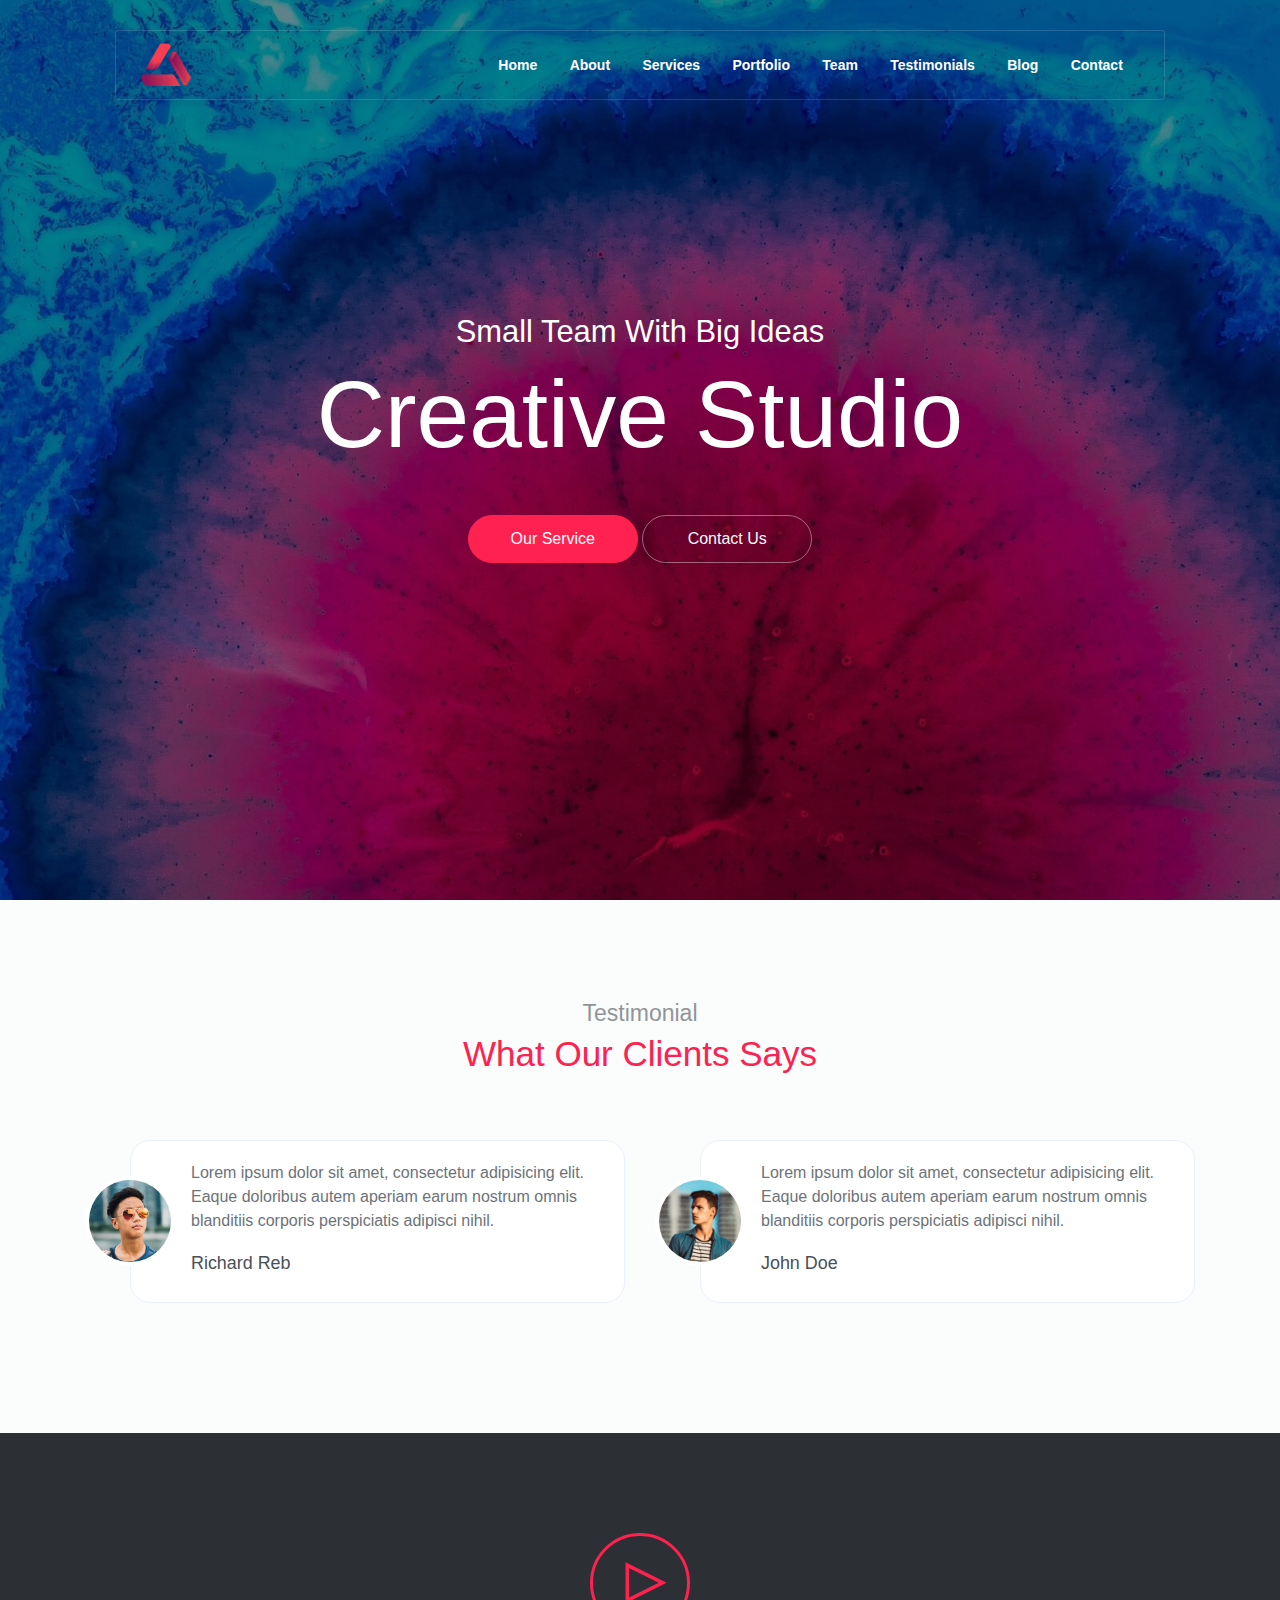
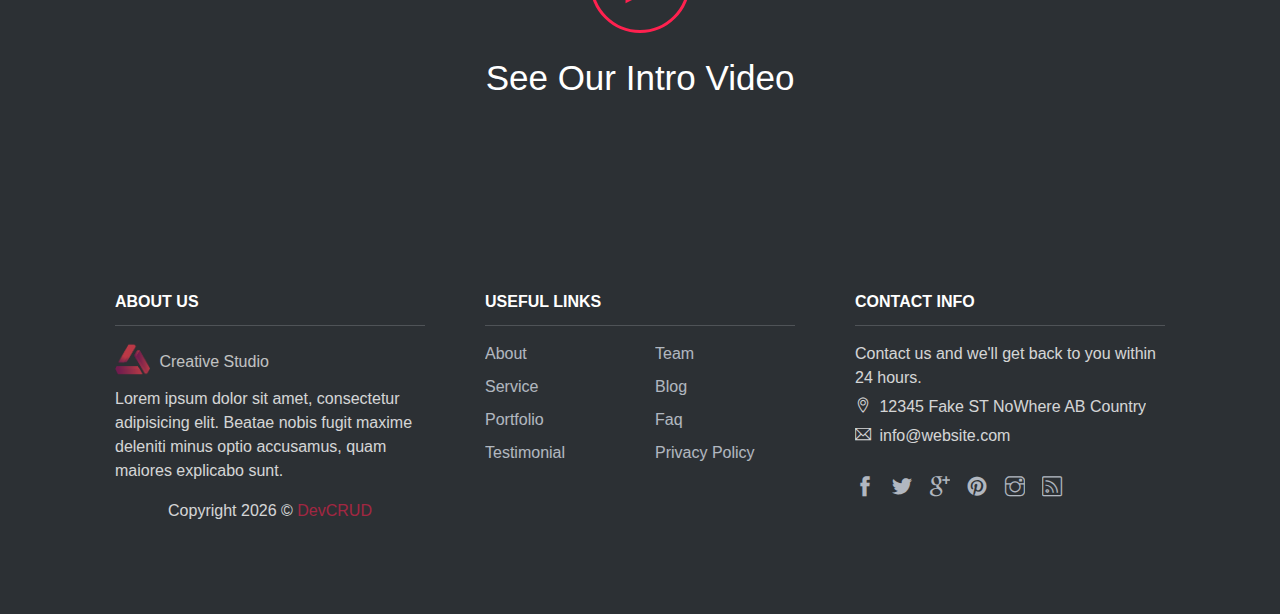
<file: public_html/testimonials.html>
<!DOCTYPE html>
<html lang="en">
<head>
	<meta charset="utf-8">
    <meta name="viewport" content="width=device-width, initial-scale=1, shrink-to-fit=no">
    <meta name="description" content="Start your development with Creative Studio landing page.">
    <meta name="author" content="Devcrud">
    <title>Testimonials</title>

    <!-- font icons -->
    <link rel="stylesheet" href="assets/vendors/themify-icons/css/themify-icons.css">

    <!-- Bootstrap + Creative Studio main styles -->
	<link rel="stylesheet" href="assets/css/creative-studio.css">

</head>
<body data-spy="scroll" data-target=".navbar" data-offset="40" id="home">
    
    <!-- Page Navigation -->
    <nav class="navbar custom-navbar navbar-expand-lg navbar-dark" data-spy="affix" data-offset-top="20">
        <div class="container">
            <a class="navbar-brand" href="#">
                <img src="assets/imgs/logo.png" alt="Download free bootstrap 4 landing page, free boootstrap 4 templates, Download free bootstrap 4.1 landing page, free boootstrap 4.1.1 templates, Creative studio Landing page">
            </a>
            <button class="navbar-toggler" type="button" data-toggle="collapse" data-target="#navbarSupportedContent" aria-controls="navbarSupportedContent" aria-expanded="false" aria-label="Toggle navigation">
                <span></span>
            </button>

            <div class="collapse navbar-collapse" id="navbarSupportedContent">
                <ul class="navbar-nav ml-auto">
                    <li class="nav-item">
                        <a class="nav-link" href="index.html">Home</a>
                    </li>
                    <li class="nav-item">
                        <a class="nav-link" href="about.html">About</a>
                    </li>
                    <li class="nav-item">
                        <a class="nav-link" href="Services.html">Services</a>
                    </li>
                    <li class="nav-item">
                        <a class="nav-link" href="portfolio.html">Portfolio</a>
                    </li>
                    <li class="nav-item">
                        <a class="nav-link" href="team.html">Team</a>
                    </li>
                    <li class="nav-item">
                        <a class="nav-link" href="testimonials.html">Testimonials</a>
                    </li>
                    <li class="nav-item">
                        <a class="nav-link" href="blog.html">Blog</a>
                    </li>
                    <li class="nav-item">
                        <a class="nav-link" href="contact.html">Contact</a>
                    </li>
                </ul>
            </div>
        </div>
    </nav>
    <!-- End Of Page Navigation -->

    <!-- Page Header -->
    <header class="header">
        <div class="overlay">
            <h6 class="subtitle">Small Team With Big Ideas</h6>
            <h1 class="title">Creative Studio</h1>
            <div class="buttons text-center">
                <a href="Services.html" class="btn btn-primary rounded w-lg btn-lg my-1">Our Service</a>
                <a href="contact.html" class="btn btn-outline-light rounded w-lg btn-lg my-1">Contact Us</a>
            </div>              
        </div>      
    </header>
    <!-- End Of Page Header -->

    <!-- Testimonial Section -->
    <section id="testimonial">
        <div class="container">
            <h6 class="section-subtitle text-center">Testimonial</h6>
            <h6 class="section-title text-center mb-6">What Our Clients Says</h6>
            <div class="row">
                <div class="col-md-6">
                    <div class="testimonial-wrapper">
                        <div class="img-holder">
                            <img src="assets/imgs/avatar-5.jpg" alt="Download free bootstrap 4 landing page, free boootstrap 4 templates, Download free bootstrap 4.1 landing page, free boootstrap 4.1.1 templates, Creative studio Landing page">                     
                        </div>
                        <div class="body">
                            <p class="subtitle">Lorem ipsum dolor sit amet, consectetur adipisicing elit. Eaque doloribus autem aperiam earum nostrum omnis blanditiis corporis perspiciatis adipisci nihil.</p>
                            <h6 class="title">Richard Reb</h6>
                        </div>
                    </div>
                </div>
                <div class="col-md-6">
                    <div class="testimonial-wrapper">
                        <div class="img-holder">
                            <img src="assets/imgs/avatar-6.jpg" alt="Download free bootstrap 4 landing page, free boootstrap 4 templates, Download free bootstrap 4.1 landing page, free boootstrap 4.1.1 templates, Creative studio Landing page">                     
                        </div>
                        <div class="body">
                            <p class="subtitle">Lorem ipsum dolor sit amet, consectetur adipisicing elit. Eaque doloribus autem aperiam earum nostrum omnis blanditiis corporis perspiciatis adipisci nihil.</p>
                            <h6 class="title">John Doe</h6>
                        </div>
                    </div>
                </div>
            </div>
        </div>
    </section>
    <!-- End of Testimonial Section -->

    <!-- Video Section -->
    <section class="has-bg-img py-lg">
        <div class="container text-center">

            <!-- Button trigger modal -->
            <button type="button" class="btn btn-outline-primary play-control" data-toggle="modal" data-target="#exampleModalCenter">
              <i class="ti-control-play" ></i>
            </button>
            <h6 class="section-title mt-4">See Our Intro Video</h6>

        </div>
    </section>
    <!-- End of Video Section -->

    <!-- Modal -->
    <div class="modal fade" id="exampleModalCenter" tabindex="-1" role="dialog" aria-labelledby="exampleModalCenterTitle" aria-hidden="true">
        <div class="modal-dialog modal-lg modal-dialog-centered" role="document">
            <div class="modal-content">
                <iframe width="100%" height="475" src="https://www.youtube.com/embed/TP4THzsAa3M" frameborder="0" allowfullscreen></iframe>
            </div>
        </div>
    </div>
    <!-- end of modal -->

    <section class="has-bg-img py-0">
        <div class="container">
            <div class="footer">
                <div class="footer-lists">
                    <ul class="list">
                        <li class="list-head">
                            <h6 class="font-weight-bold">ABOUT US</h6>
                        </li>
                        <li class="list-body">
                            <a href="#" class="logo">
                                <img src="assets/imgs/logo.png" alt="Download free bootstrap 4 landing page, free boootstrap 4 templates, Download free bootstrap 4.1 landing page, free boootstrap 4.1.1 templates, Creative studio Landing page">
                                <h6>Creative Studio</h6>
                            </a>
                            <p>Lorem ipsum dolor sit amet, consectetur adipisicing elit. Beatae nobis fugit maxime deleniti minus optio accusamus, quam maiores explicabo sunt.</p> 
                            <p class="mt-3">
                                Copyright <script>document.write(new Date().getFullYear())</script> &copy; <a class="d-inline text-primary" href="http://www.devcrud.com">DevCRUD</a>
                            </p>                   
                        </li>
                    </ul>
                    <ul class="list">
                        <li class="list-head">
                            <h6 class="font-weight-bold">USEFUL LINKS</h6>
                        </li>
                        <li class="list-body">
                            <div class="row">
                                <div class="col">
                                    <a href="about.html">About</a>
                                    <a href="Services.html">Service</a>
                                    <a href="portfolio.html">Portfolio</a>
                                    <a href="testimonials.html">Testimonial</a>
                                </div>
                                <div class="col">
                                    <a href="team.html">Team</a>
                                    <a href="blog.html">Blog</a>
                                    <a href="#">Faq</a>
                                    <a href="#">Privacy Policy</a>                  
                                </div>
                            </div>
                        </li>
                    </ul>
                    <ul class="list">
                        <li class="list-head">
                            <h6 class="font-weight-bold">CONTACT INFO</h6>
                        </li>
                        <li class="list-body">
                            <p>Contact us and we'll get back to you within 24 hours.</p>
                            <p><i class="ti-location-pin"></i> 12345 Fake ST NoWhere AB Country</p>
                            <p><i class="ti-email"></i>  info@website.com</p>
                            <div class="social-links">
                                <a href="javascript:void(0)" class="link"><i class="ti-facebook"></i></a>
                                <a href="javascript:void(0)" class="link"><i class="ti-twitter-alt"></i></a>
                                <a href="javascript:void(0)" class="link"><i class="ti-google"></i></a>
                                <a href="javascript:void(0)" class="link"><i class="ti-pinterest-alt"></i></a>
                                <a href="javascript:void(0)" class="link"><i class="ti-instagram"></i></a>
                                <a href="javascript:void(0)" class="link"><i class="ti-rss"></i></a>
                            </div>
                        </li>
                    </ul>
                </div>
            </div>    
        </div>
    </section>

    <!-- core  -->
    <script src="assets/vendors/jquery/jquery-3.4.1.js"></script>
    <script src="assets/vendors/bootstrap/bootstrap.bundle.js"></script>

    <!-- bootstrap affix -->
    <script src="assets/vendors/bootstrap/bootstrap.affix.js"></script>

    <!-- Creative Studio js -->
    <script src="assets/js/creative-studio.js"></script>

</body>
</html>
</file>
<file: public_html/assets/vendors/themify-icons/css/themify-icons.css>
@font-face {
	font-family: 'themify';
	src:url("../fonts/themify.eot?-fvbane");
	src:url("../fonts/themify.eot?#iefix-fvbane") format("embedded-opentype"),
		url("../fonts/themify.woff?-fvbane") format("woff"),
		url("../fonts/themify.ttf?-fvbane") format("truetype"),
		url("../fonts/themify.svg?-fvbane#themify") format("svg");
	font-weight: normal;
	font-style: normal;
}

[class^="ti-"], [class*=" ti-"] {
	font-family: 'themify';
	speak: none;
	font-style: normal;
	font-weight: normal;
	font-variant: normal;
	text-transform: none;
	line-height: 1;

	/* Better Font Rendering =========== */
	-webkit-font-smoothing: antialiased;
	-moz-osx-font-smoothing: grayscale;
}

.ti-wand:before {
	content: "\e600";
}
.ti-volume:before {
	content: "\e601";
}
.ti-user:before {
	content: "\e602";
}
.ti-unlock:before {
	content: "\e603";
}
.ti-unlink:before {
	content: "\e604";
}
.ti-trash:before {
	content: "\e605";
}
.ti-thought:before {
	content: "\e606";
}
.ti-target:before {
	content: "\e607";
}
.ti-tag:before {
	content: "\e608";
}
.ti-tablet:before {
	content: "\e609";
}
.ti-star:before {
	content: "\e60a";
}
.ti-spray:before {
	content: "\e60b";
}
.ti-signal:before {
	content: "\e60c";
}
.ti-shopping-cart:before {
	content: "\e60d";
}
.ti-shopping-cart-full:before {
	content: "\e60e";
}
.ti-settings:before {
	content: "\e60f";
}
.ti-search:before {
	content: "\e610";
}
.ti-zoom-in:before {
	content: "\e611";
}
.ti-zoom-out:before {
	content: "\e612";
}
.ti-cut:before {
	content: "\e613";
}
.ti-ruler:before {
	content: "\e614";
}
.ti-ruler-pencil:before {
	content: "\e615";
}
.ti-ruler-alt:before {
	content: "\e616";
}
.ti-bookmark:before {
	content: "\e617";
}
.ti-bookmark-alt:before {
	content: "\e618";
}
.ti-reload:before {
	content: "\e619";
}
.ti-plus:before {
	content: "\e61a";
}
.ti-pin:before {
	content: "\e61b";
}
.ti-pencil:before {
	content: "\e61c";
}
.ti-pencil-alt:before {
	content: "\e61d";
}
.ti-paint-roller:before {
	content: "\e61e";
}
.ti-paint-bucket:before {
	content: "\e61f";
}
.ti-na:before {
	content: "\e620";
}
.ti-mobile:before {
	content: "\e621";
}
.ti-minus:before {
	content: "\e622";
}
.ti-medall:before {
	content: "\e623";
}
.ti-medall-alt:before {
	content: "\e624";
}
.ti-marker:before {
	content: "\e625";
}
.ti-marker-alt:before {
	content: "\e626";
}
.ti-arrow-up:before {
	content: "\e627";
}
.ti-arrow-right:before {
	content: "\e628";
}
.ti-arrow-left:before {
	content: "\e629";
}
.ti-arrow-down:before {
	content: "\e62a";
}
.ti-lock:before {
	content: "\e62b";
}
.ti-location-arrow:before {
	content: "\e62c";
}
.ti-link:before {
	content: "\e62d";
}
.ti-layout:before {
	content: "\e62e";
}
.ti-layers:before {
	content: "\e62f";
}
.ti-layers-alt:before {
	content: "\e630";
}
.ti-key:before {
	content: "\e631";
}
.ti-import:before {
	content: "\e632";
}
.ti-image:before {
	content: "\e633";
}
.ti-heart:before {
	content: "\e634";
}
.ti-heart-broken:before {
	content: "\e635";
}
.ti-hand-stop:before {
	content: "\e636";
}
.ti-hand-open:before {
	content: "\e637";
}
.ti-hand-drag:before {
	content: "\e638";
}
.ti-folder:before {
	content: "\e639";
}
.ti-flag:before {
	content: "\e63a";
}
.ti-flag-alt:before {
	content: "\e63b";
}
.ti-flag-alt-2:before {
	content: "\e63c";
}
.ti-eye:before {
	content: "\e63d";
}
.ti-export:before {
	content: "\e63e";
}
.ti-exchange-vertical:before {
	content: "\e63f";
}
.ti-desktop:before {
	content: "\e640";
}
.ti-cup:before {
	content: "\e641";
}
.ti-crown:before {
	content: "\e642";
}
.ti-comments:before {
	content: "\e643";
}
.ti-comment:before {
	content: "\e644";
}
.ti-comment-alt:before {
	content: "\e645";
}
.ti-close:before {
	content: "\e646";
}
.ti-clip:before {
	content: "\e647";
}
.ti-angle-up:before {
	content: "\e648";
}
.ti-angle-right:before {
	content: "\e649";
}
.ti-angle-left:before {
	content: "\e64a";
}
.ti-angle-down:before {
	content: "\e64b";
}
.ti-check:before {
	content: "\e64c";
}
.ti-check-box:before {
	content: "\e64d";
}
.ti-camera:before {
	content: "\e64e";
}
.ti-announcement:before {
	content: "\e64f";
}
.ti-brush:before {
	content: "\e650";
}
.ti-briefcase:before {
	content: "\e651";
}
.ti-bolt:before {
	content: "\e652";
}
.ti-bolt-alt:before {
	content: "\e653";
}
.ti-blackboard:before {
	content: "\e654";
}
.ti-bag:before {
	content: "\e655";
}
.ti-move:before {
	content: "\e656";
}
.ti-arrows-vertical:before {
	content: "\e657";
}
.ti-arrows-horizontal:before {
	content: "\e658";
}
.ti-fullscreen:before {
	content: "\e659";
}
.ti-arrow-top-right:before {
	content: "\e65a";
}
.ti-arrow-top-left:before {
	content: "\e65b";
}
.ti-arrow-circle-up:before {
	content: "\e65c";
}
.ti-arrow-circle-right:before {
	content: "\e65d";
}
.ti-arrow-circle-left:before {
	content: "\e65e";
}
.ti-arrow-circle-down:before {
	content: "\e65f";
}
.ti-angle-double-up:before {
	content: "\e660";
}
.ti-angle-double-right:before {
	content: "\e661";
}
.ti-angle-double-left:before {
	content: "\e662";
}
.ti-angle-double-down:before {
	content: "\e663";
}
.ti-zip:before {
	content: "\e664";
}
.ti-world:before {
	content: "\e665";
}
.ti-wheelchair:before {
	content: "\e666";
}
.ti-view-list:before {
	content: "\e667";
}
.ti-view-list-alt:before {
	content: "\e668";
}
.ti-view-grid:before {
	content: "\e669";
}
.ti-uppercase:before {
	content: "\e66a";
}
.ti-upload:before {
	content: "\e66b";
}
.ti-underline:before {
	content: "\e66c";
}
.ti-truck:before {
	content: "\e66d";
}
.ti-timer:before {
	content: "\e66e";
}
.ti-ticket:before {
	content: "\e66f";
}
.ti-thumb-up:before {
	content: "\e670";
}
.ti-thumb-down:before {
	content: "\e671";
}
.ti-text:before {
	content: "\e672";
}
.ti-stats-up:before {
	content: "\e673";
}
.ti-stats-down:before {
	content: "\e674";
}
.ti-split-v:before {
	content: "\e675";
}
.ti-split-h:before {
	content: "\e676";
}
.ti-smallcap:before {
	content: "\e677";
}
.ti-shine:before {
	content: "\e678";
}
.ti-shift-right:before {
	content: "\e679";
}
.ti-shift-left:before {
	content: "\e67a";
}
.ti-shield:before {
	content: "\e67b";
}
.ti-notepad:before {
	content: "\e67c";
}
.ti-server:before {
	content: "\e67d";
}
.ti-quote-right:before {
	content: "\e67e";
}
.ti-quote-left:before {
	content: "\e67f";
}
.ti-pulse:before {
	content: "\e680";
}
.ti-printer:before {
	content: "\e681";
}
.ti-power-off:before {
	content: "\e682";
}
.ti-plug:before {
	content: "\e683";
}
.ti-pie-chart:before {
	content: "\e684";
}
.ti-paragraph:before {
	content: "\e685";
}
.ti-panel:before {
	content: "\e686";
}
.ti-package:before {
	content: "\e687";
}
.ti-music:before {
	content: "\e688";
}
.ti-music-alt:before {
	content: "\e689";
}
.ti-mouse:before {
	content: "\e68a";
}
.ti-mouse-alt:before {
	content: "\e68b";
}
.ti-money:before {
	content: "\e68c";
}
.ti-microphone:before {
	content: "\e68d";
}
.ti-menu:before {
	content: "\e68e";
}
.ti-menu-alt:before {
	content: "\e68f";
}
.ti-map:before {
	content: "\e690";
}
.ti-map-alt:before {
	content: "\e691";
}
.ti-loop:before {
	content: "\e692";
}
.ti-location-pin:before {
	content: "\e693";
}
.ti-list:before {
	content: "\e694";
}
.ti-light-bulb:before {
	content: "\e695";
}
.ti-Italic:before {
	content: "\e696";
}
.ti-info:before {
	content: "\e697";
}
.ti-infinite:before {
	content: "\e698";
}
.ti-id-badge:before {
	content: "\e699";
}
.ti-hummer:before {
	content: "\e69a";
}
.ti-home:before {
	content: "\e69b";
}
.ti-help:before {
	content: "\e69c";
}
.ti-headphone:before {
	content: "\e69d";
}
.ti-harddrives:before {
	content: "\e69e";
}
.ti-harddrive:before {
	content: "\e69f";
}
.ti-gift:before {
	content: "\e6a0";
}
.ti-game:before {
	content: "\e6a1";
}
.ti-filter:before {
	content: "\e6a2";
}
.ti-files:before {
	content: "\e6a3";
}
.ti-file:before {
	content: "\e6a4";
}
.ti-eraser:before {
	content: "\e6a5";
}
.ti-envelope:before {
	content: "\e6a6";
}
.ti-download:before {
	content: "\e6a7";
}
.ti-direction:before {
	content: "\e6a8";
}
.ti-direction-alt:before {
	content: "\e6a9";
}
.ti-dashboard:before {
	content: "\e6aa";
}
.ti-control-stop:before {
	content: "\e6ab";
}
.ti-control-shuffle:before {
	content: "\e6ac";
}
.ti-control-play:before {
	content: "\e6ad";
}
.ti-control-pause:before {
	content: "\e6ae";
}
.ti-control-forward:before {
	content: "\e6af";
}
.ti-control-backward:before {
	content: "\e6b0";
}
.ti-cloud:before {
	content: "\e6b1";
}
.ti-cloud-up:before {
	content: "\e6b2";
}
.ti-cloud-down:before {
	content: "\e6b3";
}
.ti-clipboard:before {
	content: "\e6b4";
}
.ti-car:before {
	content: "\e6b5";
}
.ti-calendar:before {
	content: "\e6b6";
}
.ti-book:before {
	content: "\e6b7";
}
.ti-bell:before {
	content: "\e6b8";
}
.ti-basketball:before {
	content: "\e6b9";
}
.ti-bar-chart:before {
	content: "\e6ba";
}
.ti-bar-chart-alt:before {
	content: "\e6bb";
}
.ti-back-right:before {
	content: "\e6bc";
}
.ti-back-left:before {
	content: "\e6bd";
}
.ti-arrows-corner:before {
	content: "\e6be";
}
.ti-archive:before {
	content: "\e6bf";
}
.ti-anchor:before {
	content: "\e6c0";
}
.ti-align-right:before {
	content: "\e6c1";
}
.ti-align-left:before {
	content: "\e6c2";
}
.ti-align-justify:before {
	content: "\e6c3";
}
.ti-align-center:before {
	content: "\e6c4";
}
.ti-alert:before {
	content: "\e6c5";
}
.ti-alarm-clock:before {
	content: "\e6c6";
}
.ti-agenda:before {
	content: "\e6c7";
}
.ti-write:before {
	content: "\e6c8";
}
.ti-window:before {
	content: "\e6c9";
}
.ti-widgetized:before {
	content: "\e6ca";
}
.ti-widget:before {
	content: "\e6cb";
}
.ti-widget-alt:before {
	content: "\e6cc";
}
.ti-wallet:before {
	content: "\e6cd";
}
.ti-video-clapper:before {
	content: "\e6ce";
}
.ti-video-camera:before {
	content: "\e6cf";
}
.ti-vector:before {
	content: "\e6d0";
}
.ti-themify-logo:before {
	content: "\e6d1";
}
.ti-themify-favicon:before {
	content: "\e6d2";
}
.ti-themify-favicon-alt:before {
	content: "\e6d3";
}
.ti-support:before {
	content: "\e6d4";
}
.ti-stamp:before {
	content: "\e6d5";
}
.ti-split-v-alt:before {
	content: "\e6d6";
}
.ti-slice:before {
	content: "\e6d7";
}
.ti-shortcode:before {
	content: "\e6d8";
}
.ti-shift-right-alt:before {
	content: "\e6d9";
}
.ti-shift-left-alt:before {
	content: "\e6da";
}
.ti-ruler-alt-2:before {
	content: "\e6db";
}
.ti-receipt:before {
	content: "\e6dc";
}
.ti-pin2:before {
	content: "\e6dd";
}
.ti-pin-alt:before {
	content: "\e6de";
}
.ti-pencil-alt2:before {
	content: "\e6df";
}
.ti-palette:before {
	content: "\e6e0";
}
.ti-more:before {
	content: "\e6e1";
}
.ti-more-alt:before {
	content: "\e6e2";
}
.ti-microphone-alt:before {
	content: "\e6e3";
}
.ti-magnet:before {
	content: "\e6e4";
}
.ti-line-double:before {
	content: "\e6e5";
}
.ti-line-dotted:before {
	content: "\e6e6";
}
.ti-line-dashed:before {
	content: "\e6e7";
}
.ti-layout-width-full:before {
	content: "\e6e8";
}
.ti-layout-width-default:before {
	content: "\e6e9";
}
.ti-layout-width-default-alt:before {
	content: "\e6ea";
}
.ti-layout-tab:before {
	content: "\e6eb";
}
.ti-layout-tab-window:before {
	content: "\e6ec";
}
.ti-layout-tab-v:before {
	content: "\e6ed";
}
.ti-layout-tab-min:before {
	content: "\e6ee";
}
.ti-layout-slider:before {
	content: "\e6ef";
}
.ti-layout-slider-alt:before {
	content: "\e6f0";
}
.ti-layout-sidebar-right:before {
	content: "\e6f1";
}
.ti-layout-sidebar-none:before {
	content: "\e6f2";
}
.ti-layout-sidebar-left:before {
	content: "\e6f3";
}
.ti-layout-placeholder:before {
	content: "\e6f4";
}
.ti-layout-menu:before {
	content: "\e6f5";
}
.ti-layout-menu-v:before {
	content: "\e6f6";
}
.ti-layout-menu-separated:before {
	content: "\e6f7";
}
.ti-layout-menu-full:before {
	content: "\e6f8";
}
.ti-layout-media-right-alt:before {
	content: "\e6f9";
}
.ti-layout-media-right:before {
	content: "\e6fa";
}
.ti-layout-media-overlay:before {
	content: "\e6fb";
}
.ti-layout-media-overlay-alt:before {
	content: "\e6fc";
}
.ti-layout-media-overlay-alt-2:before {
	content: "\e6fd";
}
.ti-layout-media-left-alt:before {
	content: "\e6fe";
}
.ti-layout-media-left:before {
	content: "\e6ff";
}
.ti-layout-media-center-alt:before {
	content: "\e700";
}
.ti-layout-media-center:before {
	content: "\e701";
}
.ti-layout-list-thumb:before {
	content: "\e702";
}
.ti-layout-list-thumb-alt:before {
	content: "\e703";
}
.ti-layout-list-post:before {
	content: "\e704";
}
.ti-layout-list-large-image:before {
	content: "\e705";
}
.ti-layout-line-solid:before {
	content: "\e706";
}
.ti-layout-grid4:before {
	content: "\e707";
}
.ti-layout-grid3:before {
	content: "\e708";
}
.ti-layout-grid2:before {
	content: "\e709";
}
.ti-layout-grid2-thumb:before {
	content: "\e70a";
}
.ti-layout-cta-right:before {
	content: "\e70b";
}
.ti-layout-cta-left:before {
	content: "\e70c";
}
.ti-layout-cta-center:before {
	content: "\e70d";
}
.ti-layout-cta-btn-right:before {
	content: "\e70e";
}
.ti-layout-cta-btn-left:before {
	content: "\e70f";
}
.ti-layout-column4:before {
	content: "\e710";
}
.ti-layout-column3:before {
	content: "\e711";
}
.ti-layout-column2:before {
	content: "\e712";
}
.ti-layout-accordion-separated:before {
	content: "\e713";
}
.ti-layout-accordion-merged:before {
	content: "\e714";
}
.ti-layout-accordion-list:before {
	content: "\e715";
}
.ti-ink-pen:before {
	content: "\e716";
}
.ti-info-alt:before {
	content: "\e717";
}
.ti-help-alt:before {
	content: "\e718";
}
.ti-headphone-alt:before {
	content: "\e719";
}
.ti-hand-point-up:before {
	content: "\e71a";
}
.ti-hand-point-right:before {
	content: "\e71b";
}
.ti-hand-point-left:before {
	content: "\e71c";
}
.ti-hand-point-down:before {
	content: "\e71d";
}
.ti-gallery:before {
	content: "\e71e";
}
.ti-face-smile:before {
	content: "\e71f";
}
.ti-face-sad:before {
	content: "\e720";
}
.ti-credit-card:before {
	content: "\e721";
}
.ti-control-skip-forward:before {
	content: "\e722";
}
.ti-control-skip-backward:before {
	content: "\e723";
}
.ti-control-record:before {
	content: "\e724";
}
.ti-control-eject:before {
	content: "\e725";
}
.ti-comments-smiley:before {
	content: "\e726";
}
.ti-brush-alt:before {
	content: "\e727";
}
.ti-youtube:before {
	content: "\e728";
}
.ti-vimeo:before {
	content: "\e729";
}
.ti-twitter:before {
	content: "\e72a";
}
.ti-time:before {
	content: "\e72b";
}
.ti-tumblr:before {
	content: "\e72c";
}
.ti-skype:before {
	content: "\e72d";
}
.ti-share:before {
	content: "\e72e";
}
.ti-share-alt:before {
	content: "\e72f";
}
.ti-rocket:before {
	content: "\e730";
}
.ti-pinterest:before {
	content: "\e731";
}
.ti-new-window:before {
	content: "\e732";
}
.ti-microsoft:before {
	content: "\e733";
}
.ti-list-ol:before {
	content: "\e734";
}
.ti-linkedin:before {
	content: "\e735";
}
.ti-layout-sidebar-2:before {
	content: "\e736";
}
.ti-layout-grid4-alt:before {
	content: "\e737";
}
.ti-layout-grid3-alt:before {
	content: "\e738";
}
.ti-layout-grid2-alt:before {
	content: "\e739";
}
.ti-layout-column4-alt:before {
	content: "\e73a";
}
.ti-layout-column3-alt:before {
	content: "\e73b";
}
.ti-layout-column2-alt:before {
	content: "\e73c";
}
.ti-instagram:before {
	content: "\e73d";
}
.ti-google:before {
	content: "\e73e";
}
.ti-github:before {
	content: "\e73f";
}
.ti-flickr:before {
	content: "\e740";
}
.ti-facebook:before {
	content: "\e741";
}
.ti-dropbox:before {
	content: "\e742";
}
.ti-dribbble:before {
	content: "\e743";
}
.ti-apple:before {
	content: "\e744";
}
.ti-android:before {
	content: "\e745";
}
.ti-save:before {
	content: "\e746";
}
.ti-save-alt:before {
	content: "\e747";
}
.ti-yahoo:before {
	content: "\e748";
}
.ti-wordpress:before {
	content: "\e749";
}
.ti-vimeo-alt:before {
	content: "\e74a";
}
.ti-twitter-alt:before {
	content: "\e74b";
}
.ti-tumblr-alt:before {
	content: "\e74c";
}
.ti-trello:before {
	content: "\e74d";
}
.ti-stack-overflow:before {
	content: "\e74e";
}
.ti-soundcloud:before {
	content: "\e74f";
}
.ti-sharethis:before {
	content: "\e750";
}
.ti-sharethis-alt:before {
	content: "\e751";
}
.ti-reddit:before {
	content: "\e752";
}
.ti-pinterest-alt:before {
	content: "\e753";
}
.ti-microsoft-alt:before {
	content: "\e754";
}
.ti-linux:before {
	content: "\e755";
}
.ti-jsfiddle:before {
	content: "\e756";
}
.ti-joomla:before {
	content: "\e757";
}
.ti-html5:before {
	content: "\e758";
}
.ti-flickr-alt:before {
	content: "\e759";
}
.ti-email:before {
	content: "\e75a";
}
.ti-drupal:before {
	content: "\e75b";
}
.ti-dropbox-alt:before {
	content: "\e75c";
}
.ti-css3:before {
	content: "\e75d";
}
.ti-rss:before {
	content: "\e75e";
}
.ti-rss-alt:before {
	content: "\e75f";
}
</file>
<file: public_html/assets/css/creative-studio.css>
:root {
  --blue: #79A9F5;
  --indigo: #C45F90;
  --purple: #A16AE8;
  --pink: #ff214f;
  --red: #F85C70;
  --orange: #FF8882;
  --yellow: #FAD02C;
  --green: #A3C14A;
  --teal: #20c997;
  --cyan: #47D8E0;
  --white: #fff;
  --gray: #6c757d;
  --gray-dark: #343a40;
  --primary: #ff214f;
  --secondary: #6c757d;
  --success: #A3C14A;
  --info: #47D8E0;
  --warning: #FF8882;
  --danger: #F85C70;
  --light: #f8f9fa;
  --dark: #343a40;
  --breakpoint-xs: 0;
  --breakpoint-sm: 576px;
  --breakpoint-md: 768px;
  --breakpoint-lg: 992px;
  --breakpoint-xl: 1200px;
  --font-family-sans-serif: "Fira Sans", sans-serif;
  --font-family-monospace: SFMono-Regular, Menlo, Monaco, Consolas, "Liberation Mono", "Courier New", monospace;
}

*,
*::before,
*::after {
  box-sizing: border-box;
}

html {
  font-family: sans-serif;
  line-height: 1.15;
  -webkit-text-size-adjust: 100%;
  -webkit-tap-highlight-color: rgba(0, 0, 0, 0);
}

article, aside, figcaption, figure, footer, header, hgroup, main, nav, section {
  display: block;
}

body {
  margin: 0;
  font-family: "Fira Sans", sans-serif;
  font-size: 1rem;
  font-weight: 400;
  line-height: 1.5;
  color: #495057;
  text-align: left;
  background-color: #fff;
}

/* Main Container */ 

/*.main-container{
  display: block;
  flex-direction: column;
  max-width: 1050px;
  margin: auto;
  box-shadow: rgba(0, 0, 0, 0.35) 0px 5px 15px;
  border-radius: 20px;
  padding: 15px;

}*/
.main-content{
  /* border: #000 1px solid; */
  margin: 20px;
  display: flex;
  justify-content: space-between;
  margin: 20px 0;
  max-width: 1050px;
  margin: auto;
  box-shadow: rgba(0, 0, 0, 0.35) 0px 5px 15px;
  border-radius: 20px;
  padding: 15px;
  margin-top: 20px;
  margin-bottom: 20px;
}
.main-item{
  /* border: red 2px solid; */
}
.parag_1{
  display: flex;
  margin-bottom: 10px;
}
.text{
  display: flex;
  flex-direction: column;
}
.parag_1 img{
  margin-right: 10px;
  width: 50%;
  height: 300px;
  border-radius: 20px;
}
.main-item h4{
  font-size: 3rem;
  color: #ff214f;
  font-weight: 700;
  text-align: center;
}
.main-item p{
  text-align: justify;
}
hr{
  color: #202326;
}

/* box images */

#img-box{
  width: 40%;
}

[tabindex="-1"]:focus {
  outline: 0 !important;
}

hr {
  box-sizing: content-box;
  height: 0;
  overflow: visible;
}

h1, h2, h3, h4, h5, h6 {
  margin-top: 0;
  margin-bottom: 0.5rem;
}

p {
  margin-top: 0;
  margin-bottom: 1rem;
}

abbr[title],
abbr[data-original-title] {
  text-decoration: underline;
  -webkit-text-decoration: underline dotted;
          text-decoration: underline dotted;
  cursor: help;
  border-bottom: 0;
  -webkit-text-decoration-skip-ink: none;
          text-decoration-skip-ink: none;
}

address {
  margin-bottom: 1rem;
  font-style: normal;
  line-height: inherit;
}

ol,
ul,
dl {
  margin-top: 0;
  margin-bottom: 1rem;
}

ol ol,
ul ul,
ol ul,
ul ol {
  margin-bottom: 0;
}

dt {
  font-weight: 700;
}

dd {
  margin-bottom: .5rem;
  margin-left: 0;
}

blockquote {
  margin: 0 0 1rem;
}

b,
strong {
  font-weight: bolder;
}

small {
  font-size: 80%;
}

sub,
sup {
  position: relative;
  font-size: 75%;
  line-height: 0;
  vertical-align: baseline;
}

sub {
  bottom: -.25em;
}

sup {
  top: -.5em;
}

a {
  color: #ff214f;
  text-decoration: none;
  background-color: transparent;
}

a:hover {
  color: #d4002c;
  text-decoration: underline;
}

a:not([href]):not([tabindex]) {
  color: inherit;
  text-decoration: none;
}

a:not([href]):not([tabindex]):hover, a:not([href]):not([tabindex]):focus {
  color: inherit;
  text-decoration: none;
}

a:not([href]):not([tabindex]):focus {
  outline: 0;
}

pre,
code,
kbd,
samp {
  font-family: SFMono-Regular, Menlo, Monaco, Consolas, "Liberation Mono", "Courier New", monospace;
  font-size: 1em;
}

pre {
  margin-top: 0;
  margin-bottom: 1rem;
  overflow: auto;
}

figure {
  margin: 0 0 1rem;
}

img {
  vertical-align: middle;
  border-style: none;
}

svg {
  overflow: hidden;
  vertical-align: middle;
}

table {
  border-collapse: collapse;
}

caption {
  padding-top: 0.75rem;
  padding-bottom: 0.75rem;
  color: #adb5bd;
  text-align: left;
  caption-side: bottom;
}

th {
  text-align: inherit;
}

label {
  display: inline-block;
  margin-bottom: 0.5rem;
}

button {
  border-radius: 0;
}

button:focus {
  outline: 1px dotted;
  outline: 5px auto -webkit-focus-ring-color;
}

input,
button,
select,
optgroup,
textarea {
  margin: 0;
  font-family: inherit;
  font-size: inherit;
  line-height: inherit;
}

button,
input {
  overflow: visible;
}

button,
select {
  text-transform: none;
}

select {
  word-wrap: normal;
}

button,
[type="button"],
[type="reset"],
[type="submit"] {
  -webkit-appearance: button;
}

button:not(:disabled),
[type="button"]:not(:disabled),
[type="reset"]:not(:disabled),
[type="submit"]:not(:disabled) {
  cursor: pointer;
}

button::-moz-focus-inner,
[type="button"]::-moz-focus-inner,
[type="reset"]::-moz-focus-inner,
[type="submit"]::-moz-focus-inner {
  padding: 0;
  border-style: none;
}

input[type="radio"],
input[type="checkbox"] {
  box-sizing: border-box;
  padding: 0;
}

input[type="date"],
input[type="time"],
input[type="datetime-local"],
input[type="month"] {
  -webkit-appearance: listbox;
}

textarea {
  overflow: auto;
  resize: vertical;
}

fieldset {
  min-width: 0;
  padding: 0;
  margin: 0;
  border: 0;
}

legend {
  display: block;
  width: 100%;
  max-width: 100%;
  padding: 0;
  margin-bottom: .5rem;
  font-size: 1.5rem;
  line-height: inherit;
  color: inherit;
  white-space: normal;
}

progress {
  vertical-align: baseline;
}

[type="number"]::-webkit-inner-spin-button,
[type="number"]::-webkit-outer-spin-button {
  height: auto;
}

[type="search"] {
  outline-offset: -2px;
  -webkit-appearance: none;
}

[type="search"]::-webkit-search-decoration {
  -webkit-appearance: none;
}

::-webkit-file-upload-button {
  font: inherit;
  -webkit-appearance: button;
}

output {
  display: inline-block;
}

summary {
  display: list-item;
  cursor: pointer;
}

template {
  display: none;
}

[hidden] {
  display: none !important;
}

h1, h2, h3, h4, h5, h6,
.h1, .h2, .h3, .h4, .h5, .h6 {
  margin-bottom: 0.5rem;
  font-weight: 500;
  line-height: 1.2;
}

h1, .h1 {
  font-size: 3rem;
}

h2, .h2 {
  font-size: 2.5rem;
}

h3, .h3 {
  font-size: 1.85rem;
}

h4, .h4 {
  font-size: 1.6rem;
}

h5, .h5 {
  font-size: 1.3rem;
}

h6, .h6 {
  font-size: 1rem;
}

.lead {
  font-size: 1.25rem;
  font-weight: 300;
}

.display-1 {
  font-size: 6rem;
  font-weight: 300;
  line-height: 1.2;
}

.display-2 {
  font-size: 5.5rem;
  font-weight: 300;
  line-height: 1.2;
}

.display-3 {
  font-size: 4.5rem;
  font-weight: 300;
  line-height: 1.2;
}

.display-4 {
  font-size: 3.5rem;
  font-weight: 300;
  line-height: 1.2;
}

hr {
  margin-top: 1rem;
  margin-bottom: 1rem;
  border: 0;
  border-top: 1px solid rgba(255, 255, 255, 0.1);
}

small,
.small {
  font-size: 80%;
  font-weight: 400;
}

mark,
.mark {
  padding: 0.2em;
  background-color: #fcf8e3;
}

.list-unstyled {
  padding-left: 0;
  list-style: none;
}

.list-inline {
  padding-left: 0;
  list-style: none;
}

.list-inline-item {
  display: inline-block;
}

.list-inline-item:not(:last-child) {
  margin-right: 0.5rem;
}

.initialism {
  font-size: 90%;
  text-transform: uppercase;
}

.blockquote {
  margin-bottom: 1rem;
  font-size: 1.25rem;
}

.blockquote-footer {
  display: block;
  font-size: 80%;
  color: #6c757d;
}

.blockquote-footer::before {
  content: "\2014\00A0";
}

.img-fluid {
  max-width: 100%;
  height: auto;
}

.img-thumbnail {
  padding: 0.25rem;
  background-color: #fff;
  border: 1px solid #dee2e6;
  border-radius: 0.2rem;
  max-width: 100%;
  height: auto;
}

.figure {
  display: inline-block;
}

.figure-img {
  margin-bottom: 0.5rem;
  line-height: 1;
}

.figure-caption {
  font-size: 90%;
  color: #6c757d;
}

code {
  font-size: 87.5%;
  color: #ff214f;
  word-break: break-word;
}

a > code {
  color: inherit;
}

kbd {
  padding: 0.2rem 0.4rem;
  font-size: 87.5%;
  color: #fff;
  background-color: #212529;
  border-radius: 0.1rem;
}

kbd kbd {
  padding: 0;
  font-size: 100%;
  font-weight: 700;
}

pre {
  display: block;
  font-size: 87.5%;
  color: #ff5477;
}

pre code {
  font-size: inherit;
  color: inherit;
  word-break: normal;
}

.pre-scrollable {
  max-height: 300px;
  overflow-y: scroll;
}

.container {
  width: 100%;
  padding-right: 15px;
  padding-left: 15px;
  margin-right: auto;
  margin-left: auto;
}

@media (min-width: 576px) {
  .container {
    max-width: 540px;
  }
}

@media (min-width: 768px) {
  .container {
    max-width: 720px;
  }
}

@media (min-width: 992px) {
  .container {
    max-width: 960px;
  }
}

@media (min-width: 1200px) {
  .container {
    max-width: 1140px;
  }
}

.container-fluid {
  width: 100%;
  padding-right: 15px;
  padding-left: 15px;
  margin-right: auto;
  margin-left: auto;
}

.row {
  display: -webkit-box;
  display: -webkit-flex;
  display: -ms-flexbox;
  display: flex;
  -webkit-flex-wrap: wrap;
      -ms-flex-wrap: wrap;
          flex-wrap: wrap;
  margin-right: -15px;
  margin-left: -15px;
}

.no-gutters {
  margin-right: 0;
  margin-left: 0;
}

.no-gutters > .col,
.no-gutters > [class*="col-"] {
  padding-right: 0;
  padding-left: 0;
}

.col-1, .col-2, .col-3, .col-4, .col-5, .col-6, .col-7, .col-8, .col-9, .col-10, .col-11, .col-12, .col,
.col-auto, .col-sm-1, .col-sm-2, .col-sm-3, .col-sm-4, .col-sm-5, .col-sm-6, .col-sm-7, .col-sm-8, .col-sm-9, .col-sm-10, .col-sm-11, .col-sm-12, .col-sm,
.col-sm-auto, .col-md-1, .col-md-2, .col-md-3, .col-md-4, .col-md-5, .col-md-6, .col-md-7, .col-md-8, .col-md-9, .col-md-10, .col-md-11, .col-md-12, .col-md,
.col-md-auto, .col-lg-1, .col-lg-2, .col-lg-3, .col-lg-4, .col-lg-5, .col-lg-6, .col-lg-7, .col-lg-8, .col-lg-9, .col-lg-10, .col-lg-11, .col-lg-12, .col-lg,
.col-lg-auto, .col-xl-1, .col-xl-2, .col-xl-3, .col-xl-4, .col-xl-5, .col-xl-6, .col-xl-7, .col-xl-8, .col-xl-9, .col-xl-10, .col-xl-11, .col-xl-12, .col-xl,
.col-xl-auto {
  position: relative;
  width: 100%;
  padding-right: 15px;
  padding-left: 15px;
}

.col-lg-4 img{
  border-radius: 10px;
}

.col {
  -webkit-flex-basis: 0;
      -ms-flex-preferred-size: 0;
          flex-basis: 0;
  -webkit-box-flex: 1;
  -webkit-flex-grow: 1;
      -ms-flex-positive: 1;
          flex-grow: 1;
  max-width: 100%;
}

.col-auto {
  -webkit-box-flex: 0;
  -webkit-flex: 0 0 auto;
      -ms-flex: 0 0 auto;
          flex: 0 0 auto;
  width: auto;
  max-width: 100%;
}

.col-1 {
  -webkit-box-flex: 0;
  -webkit-flex: 0 0 8.33333%;
      -ms-flex: 0 0 8.33333%;
          flex: 0 0 8.33333%;
  max-width: 8.33333%;
}

.col-2 {
  -webkit-box-flex: 0;
  -webkit-flex: 0 0 16.66667%;
      -ms-flex: 0 0 16.66667%;
          flex: 0 0 16.66667%;
  max-width: 16.66667%;
}

.col-3 {
  -webkit-box-flex: 0;
  -webkit-flex: 0 0 25%;
      -ms-flex: 0 0 25%;
          flex: 0 0 25%;
  max-width: 25%;
}

.col-4 {
  -webkit-box-flex: 0;
  -webkit-flex: 0 0 33.33333%;
      -ms-flex: 0 0 33.33333%;
          flex: 0 0 33.33333%;
  max-width: 33.33333%;
}

.col-5 {
  -webkit-box-flex: 0;
  -webkit-flex: 0 0 41.66667%;
      -ms-flex: 0 0 41.66667%;
          flex: 0 0 41.66667%;
  max-width: 41.66667%;
}

.col-6 {
  -webkit-box-flex: 0;
  -webkit-flex: 0 0 50%;
      -ms-flex: 0 0 50%;
          flex: 0 0 50%;
  max-width: 50%;
}

.col-7 {
  -webkit-box-flex: 0;
  -webkit-flex: 0 0 58.33333%;
      -ms-flex: 0 0 58.33333%;
          flex: 0 0 58.33333%;
  max-width: 58.33333%;
}

.col-8 {
  -webkit-box-flex: 0;
  -webkit-flex: 0 0 66.66667%;
      -ms-flex: 0 0 66.66667%;
          flex: 0 0 66.66667%;
  max-width: 66.66667%;
}

.col-9 {
  -webkit-box-flex: 0;
  -webkit-flex: 0 0 75%;
      -ms-flex: 0 0 75%;
          flex: 0 0 75%;
  max-width: 75%;
}

.col-10 {
  -webkit-box-flex: 0;
  -webkit-flex: 0 0 83.33333%;
      -ms-flex: 0 0 83.33333%;
          flex: 0 0 83.33333%;
  max-width: 83.33333%;
}

.col-11 {
  -webkit-box-flex: 0;
  -webkit-flex: 0 0 91.66667%;
      -ms-flex: 0 0 91.66667%;
          flex: 0 0 91.66667%;
  max-width: 91.66667%;
}

.col-12 {
  -webkit-box-flex: 0;
  -webkit-flex: 0 0 100%;
      -ms-flex: 0 0 100%;
          flex: 0 0 100%;
  max-width: 100%;
}

.order-first {
  -webkit-box-ordinal-group: 0;
  -webkit-order: -1;
      -ms-flex-order: -1;
          order: -1;
}

.order-last {
  -webkit-box-ordinal-group: 14;
  -webkit-order: 13;
      -ms-flex-order: 13;
          order: 13;
}

.order-0 {
  -webkit-box-ordinal-group: 1;
  -webkit-order: 0;
      -ms-flex-order: 0;
          order: 0;
}

.order-1 {
  -webkit-box-ordinal-group: 2;
  -webkit-order: 1;
      -ms-flex-order: 1;
          order: 1;
}

.order-2 {
  -webkit-box-ordinal-group: 3;
  -webkit-order: 2;
      -ms-flex-order: 2;
          order: 2;
}

.order-3 {
  -webkit-box-ordinal-group: 4;
  -webkit-order: 3;
      -ms-flex-order: 3;
          order: 3;
}

.order-4 {
  -webkit-box-ordinal-group: 5;
  -webkit-order: 4;
      -ms-flex-order: 4;
          order: 4;
}

.order-5 {
  -webkit-box-ordinal-group: 6;
  -webkit-order: 5;
      -ms-flex-order: 5;
          order: 5;
}

.order-6 {
  -webkit-box-ordinal-group: 7;
  -webkit-order: 6;
      -ms-flex-order: 6;
          order: 6;
}

.order-7 {
  -webkit-box-ordinal-group: 8;
  -webkit-order: 7;
      -ms-flex-order: 7;
          order: 7;
}

.order-8 {
  -webkit-box-ordinal-group: 9;
  -webkit-order: 8;
      -ms-flex-order: 8;
          order: 8;
}

.order-9 {
  -webkit-box-ordinal-group: 10;
  -webkit-order: 9;
      -ms-flex-order: 9;
          order: 9;
}

.order-10 {
  -webkit-box-ordinal-group: 11;
  -webkit-order: 10;
      -ms-flex-order: 10;
          order: 10;
}

.order-11 {
  -webkit-box-ordinal-group: 12;
  -webkit-order: 11;
      -ms-flex-order: 11;
          order: 11;
}

.order-12 {
  -webkit-box-ordinal-group: 13;
  -webkit-order: 12;
      -ms-flex-order: 12;
          order: 12;
}

.offset-1 {
  margin-left: 8.33333%;
}

.offset-2 {
  margin-left: 16.66667%;
}

.offset-3 {
  margin-left: 25%;
}

.offset-4 {
  margin-left: 33.33333%;
}

.offset-5 {
  margin-left: 41.66667%;
}

.offset-6 {
  margin-left: 50%;
}

.offset-7 {
  margin-left: 58.33333%;
}

.offset-8 {
  margin-left: 66.66667%;
}

.offset-9 {
  margin-left: 75%;
}

.offset-10 {
  margin-left: 83.33333%;
}

.offset-11 {
  margin-left: 91.66667%;
}

@media (min-width: 576px) {
  .col-sm {
    -webkit-flex-basis: 0;
        -ms-flex-preferred-size: 0;
            flex-basis: 0;
    -webkit-box-flex: 1;
    -webkit-flex-grow: 1;
        -ms-flex-positive: 1;
            flex-grow: 1;
    max-width: 100%;
  }
  .col-sm-auto {
    -webkit-box-flex: 0;
    -webkit-flex: 0 0 auto;
        -ms-flex: 0 0 auto;
            flex: 0 0 auto;
    width: auto;
    max-width: 100%;
  }
  .col-sm-1 {
    -webkit-box-flex: 0;
    -webkit-flex: 0 0 8.33333%;
        -ms-flex: 0 0 8.33333%;
            flex: 0 0 8.33333%;
    max-width: 8.33333%;
  }
  .col-sm-2 {
    -webkit-box-flex: 0;
    -webkit-flex: 0 0 16.66667%;
        -ms-flex: 0 0 16.66667%;
            flex: 0 0 16.66667%;
    max-width: 16.66667%;
  }
  .col-sm-3 {
    -webkit-box-flex: 0;
    -webkit-flex: 0 0 25%;
        -ms-flex: 0 0 25%;
            flex: 0 0 25%;
    max-width: 25%;
  }
  .col-sm-4 {
    -webkit-box-flex: 0;
    -webkit-flex: 0 0 33.33333%;
        -ms-flex: 0 0 33.33333%;
            flex: 0 0 33.33333%;
    max-width: 33.33333%;
  }
  .col-sm-5 {
    -webkit-box-flex: 0;
    -webkit-flex: 0 0 41.66667%;
        -ms-flex: 0 0 41.66667%;
            flex: 0 0 41.66667%;
    max-width: 41.66667%;
  }
  .col-sm-6 {
    -webkit-box-flex: 0;
    -webkit-flex: 0 0 50%;
        -ms-flex: 0 0 50%;
            flex: 0 0 50%;
    max-width: 50%;
  }
  .col-sm-7 {
    -webkit-box-flex: 0;
    -webkit-flex: 0 0 58.33333%;
        -ms-flex: 0 0 58.33333%;
            flex: 0 0 58.33333%;
    max-width: 58.33333%;
  }
  .col-sm-8 {
    -webkit-box-flex: 0;
    -webkit-flex: 0 0 66.66667%;
        -ms-flex: 0 0 66.66667%;
            flex: 0 0 66.66667%;
    max-width: 66.66667%;
  }
  .col-sm-9 {
    -webkit-box-flex: 0;
    -webkit-flex: 0 0 75%;
        -ms-flex: 0 0 75%;
            flex: 0 0 75%;
    max-width: 75%;
  }
  .col-sm-10 {
    -webkit-box-flex: 0;
    -webkit-flex: 0 0 83.33333%;
        -ms-flex: 0 0 83.33333%;
            flex: 0 0 83.33333%;
    max-width: 83.33333%;
  }
  .col-sm-11 {
    -webkit-box-flex: 0;
    -webkit-flex: 0 0 91.66667%;
        -ms-flex: 0 0 91.66667%;
            flex: 0 0 91.66667%;
    max-width: 91.66667%;
  }
  .col-sm-12 {
    -webkit-box-flex: 0;
    -webkit-flex: 0 0 100%;
        -ms-flex: 0 0 100%;
            flex: 0 0 100%;
    max-width: 100%;
  }
  .order-sm-first {
    -webkit-box-ordinal-group: 0;
    -webkit-order: -1;
        -ms-flex-order: -1;
            order: -1;
  }
  .order-sm-last {
    -webkit-box-ordinal-group: 14;
    -webkit-order: 13;
        -ms-flex-order: 13;
            order: 13;
  }
  .order-sm-0 {
    -webkit-box-ordinal-group: 1;
    -webkit-order: 0;
        -ms-flex-order: 0;
            order: 0;
  }
  .order-sm-1 {
    -webkit-box-ordinal-group: 2;
    -webkit-order: 1;
        -ms-flex-order: 1;
            order: 1;
  }
  .order-sm-2 {
    -webkit-box-ordinal-group: 3;
    -webkit-order: 2;
        -ms-flex-order: 2;
            order: 2;
  }
  .order-sm-3 {
    -webkit-box-ordinal-group: 4;
    -webkit-order: 3;
        -ms-flex-order: 3;
            order: 3;
  }
  .order-sm-4 {
    -webkit-box-ordinal-group: 5;
    -webkit-order: 4;
        -ms-flex-order: 4;
            order: 4;
  }
  .order-sm-5 {
    -webkit-box-ordinal-group: 6;
    -webkit-order: 5;
        -ms-flex-order: 5;
            order: 5;
  }
  .order-sm-6 {
    -webkit-box-ordinal-group: 7;
    -webkit-order: 6;
        -ms-flex-order: 6;
            order: 6;
  }
  .order-sm-7 {
    -webkit-box-ordinal-group: 8;
    -webkit-order: 7;
        -ms-flex-order: 7;
            order: 7;
  }
  .order-sm-8 {
    -webkit-box-ordinal-group: 9;
    -webkit-order: 8;
        -ms-flex-order: 8;
            order: 8;
  }
  .order-sm-9 {
    -webkit-box-ordinal-group: 10;
    -webkit-order: 9;
        -ms-flex-order: 9;
            order: 9;
  }
  .order-sm-10 {
    -webkit-box-ordinal-group: 11;
    -webkit-order: 10;
        -ms-flex-order: 10;
            order: 10;
  }
  .order-sm-11 {
    -webkit-box-ordinal-group: 12;
    -webkit-order: 11;
        -ms-flex-order: 11;
            order: 11;
  }
  .order-sm-12 {
    -webkit-box-ordinal-group: 13;
    -webkit-order: 12;
        -ms-flex-order: 12;
            order: 12;
  }
  .offset-sm-0 {
    margin-left: 0;
  }
  .offset-sm-1 {
    margin-left: 8.33333%;
  }
  .offset-sm-2 {
    margin-left: 16.66667%;
  }
  .offset-sm-3 {
    margin-left: 25%;
  }
  .offset-sm-4 {
    margin-left: 33.33333%;
  }
  .offset-sm-5 {
    margin-left: 41.66667%;
  }
  .offset-sm-6 {
    margin-left: 50%;
  }
  .offset-sm-7 {
    margin-left: 58.33333%;
  }
  .offset-sm-8 {
    margin-left: 66.66667%;
  }
  .offset-sm-9 {
    margin-left: 75%;
  }
  .offset-sm-10 {
    margin-left: 83.33333%;
  }
  .offset-sm-11 {
    margin-left: 91.66667%;
  }
}

@media (min-width: 768px) {
  .col-md {
    -webkit-flex-basis: 0;
        -ms-flex-preferred-size: 0;
            flex-basis: 0;
    -webkit-box-flex: 1;
    -webkit-flex-grow: 1;
        -ms-flex-positive: 1;
            flex-grow: 1;
    max-width: 100%;
  }
  .col-md-auto {
    -webkit-box-flex: 0;
    -webkit-flex: 0 0 auto;
        -ms-flex: 0 0 auto;
            flex: 0 0 auto;
    width: auto;
    max-width: 100%;
  }
  .col-md-1 {
    -webkit-box-flex: 0;
    -webkit-flex: 0 0 8.33333%;
        -ms-flex: 0 0 8.33333%;
            flex: 0 0 8.33333%;
    max-width: 8.33333%;
  }
  .col-md-2 {
    -webkit-box-flex: 0;
    -webkit-flex: 0 0 16.66667%;
        -ms-flex: 0 0 16.66667%;
            flex: 0 0 16.66667%;
    max-width: 16.66667%;
  }
  .col-md-3 {
    -webkit-box-flex: 0;
    -webkit-flex: 0 0 25%;
        -ms-flex: 0 0 25%;
            flex: 0 0 25%;
    max-width: 25%;
  }
  .col-md-4 {
    -webkit-box-flex: 0;
    -webkit-flex: 0 0 33.33333%;
        -ms-flex: 0 0 33.33333%;
            flex: 0 0 33.33333%;
    max-width: 33.33333%;
  }
  .col-md-5 {
    -webkit-box-flex: 0;
    -webkit-flex: 0 0 41.66667%;
        -ms-flex: 0 0 41.66667%;
            flex: 0 0 41.66667%;
    max-width: 41.66667%;
  }
  .col-md-6 {
    -webkit-box-flex: 0;
    -webkit-flex: 0 0 50%;
        -ms-flex: 0 0 50%;
            flex: 0 0 50%;
    max-width: 50%;
  }
  .col-md-7 {
    -webkit-box-flex: 0;
    -webkit-flex: 0 0 58.33333%;
        -ms-flex: 0 0 58.33333%;
            flex: 0 0 58.33333%;
    max-width: 58.33333%;
  }
  .col-md-8 {
    -webkit-box-flex: 0;
    -webkit-flex: 0 0 66.66667%;
        -ms-flex: 0 0 66.66667%;
            flex: 0 0 66.66667%;
    max-width: 66.66667%;
  }
  .col-md-9 {
    -webkit-box-flex: 0;
    -webkit-flex: 0 0 75%;
        -ms-flex: 0 0 75%;
            flex: 0 0 75%;
    max-width: 75%;
  }
  .col-md-10 {
    -webkit-box-flex: 0;
    -webkit-flex: 0 0 83.33333%;
        -ms-flex: 0 0 83.33333%;
            flex: 0 0 83.33333%;
    max-width: 83.33333%;
  }
  .col-md-11 {
    -webkit-box-flex: 0;
    -webkit-flex: 0 0 91.66667%;
        -ms-flex: 0 0 91.66667%;
            flex: 0 0 91.66667%;
    max-width: 91.66667%;
  }
  .col-md-12 {
    -webkit-box-flex: 0;
    -webkit-flex: 0 0 100%;
        -ms-flex: 0 0 100%;
            flex: 0 0 100%;
    max-width: 100%;
  }
  .order-md-first {
    -webkit-box-ordinal-group: 0;
    -webkit-order: -1;
        -ms-flex-order: -1;
            order: -1;
  }
  .order-md-last {
    -webkit-box-ordinal-group: 14;
    -webkit-order: 13;
        -ms-flex-order: 13;
            order: 13;
  }
  .order-md-0 {
    -webkit-box-ordinal-group: 1;
    -webkit-order: 0;
        -ms-flex-order: 0;
            order: 0;
  }
  .order-md-1 {
    -webkit-box-ordinal-group: 2;
    -webkit-order: 1;
        -ms-flex-order: 1;
            order: 1;
  }
  .order-md-2 {
    -webkit-box-ordinal-group: 3;
    -webkit-order: 2;
        -ms-flex-order: 2;
            order: 2;
  }
  .order-md-3 {
    -webkit-box-ordinal-group: 4;
    -webkit-order: 3;
        -ms-flex-order: 3;
            order: 3;
  }
  .order-md-4 {
    -webkit-box-ordinal-group: 5;
    -webkit-order: 4;
        -ms-flex-order: 4;
            order: 4;
  }
  .order-md-5 {
    -webkit-box-ordinal-group: 6;
    -webkit-order: 5;
        -ms-flex-order: 5;
            order: 5;
  }
  .order-md-6 {
    -webkit-box-ordinal-group: 7;
    -webkit-order: 6;
        -ms-flex-order: 6;
            order: 6;
  }
  .order-md-7 {
    -webkit-box-ordinal-group: 8;
    -webkit-order: 7;
        -ms-flex-order: 7;
            order: 7;
  }
  .order-md-8 {
    -webkit-box-ordinal-group: 9;
    -webkit-order: 8;
        -ms-flex-order: 8;
            order: 8;
  }
  .order-md-9 {
    -webkit-box-ordinal-group: 10;
    -webkit-order: 9;
        -ms-flex-order: 9;
            order: 9;
  }
  .order-md-10 {
    -webkit-box-ordinal-group: 11;
    -webkit-order: 10;
        -ms-flex-order: 10;
            order: 10;
  }
  .order-md-11 {
    -webkit-box-ordinal-group: 12;
    -webkit-order: 11;
        -ms-flex-order: 11;
            order: 11;
  }
  .order-md-12 {
    -webkit-box-ordinal-group: 13;
    -webkit-order: 12;
        -ms-flex-order: 12;
            order: 12;
  }
  .offset-md-0 {
    margin-left: 0;
  }
  .offset-md-1 {
    margin-left: 8.33333%;
  }
  .offset-md-2 {
    margin-left: 16.66667%;
  }
  .offset-md-3 {
    margin-left: 25%;
  }
  .offset-md-4 {
    margin-left: 33.33333%;
  }
  .offset-md-5 {
    margin-left: 41.66667%;
  }
  .offset-md-6 {
    margin-left: 50%;
  }
  .offset-md-7 {
    margin-left: 58.33333%;
  }
  .offset-md-8 {
    margin-left: 66.66667%;
  }
  .offset-md-9 {
    margin-left: 75%;
  }
  .offset-md-10 {
    margin-left: 83.33333%;
  }
  .offset-md-11 {
    margin-left: 91.66667%;
  }
}

@media (min-width: 992px) {
  .col-lg {
    -webkit-flex-basis: 0;
        -ms-flex-preferred-size: 0;
            flex-basis: 0;
    -webkit-box-flex: 1;
    -webkit-flex-grow: 1;
        -ms-flex-positive: 1;
            flex-grow: 1;
    max-width: 100%;
  }
  .col-lg-auto {
    -webkit-box-flex: 0;
    -webkit-flex: 0 0 auto;
        -ms-flex: 0 0 auto;
            flex: 0 0 auto;
    width: auto;
    max-width: 100%;
  }
  .col-lg-1 {
    -webkit-box-flex: 0;
    -webkit-flex: 0 0 8.33333%;
        -ms-flex: 0 0 8.33333%;
            flex: 0 0 8.33333%;
    max-width: 8.33333%;
  }
  .col-lg-2 {
    -webkit-box-flex: 0;
    -webkit-flex: 0 0 16.66667%;
        -ms-flex: 0 0 16.66667%;
            flex: 0 0 16.66667%;
    max-width: 16.66667%;
  }
  .col-lg-3 {
    -webkit-box-flex: 0;
    -webkit-flex: 0 0 25%;
        -ms-flex: 0 0 25%;
            flex: 0 0 25%;
    max-width: 25%;
  }
  .col-lg-4 {
    -webkit-box-flex: 0;
    -webkit-flex: 0 0 33.33333%;
        -ms-flex: 0 0 33.33333%;
            flex: 0 0 33.33333%;
    max-width: 33.33333%;
  }
  .col-lg-5 {
    -webkit-box-flex: 0;
    -webkit-flex: 0 0 41.66667%;
        -ms-flex: 0 0 41.66667%;
            flex: 0 0 41.66667%;
    max-width: 41.66667%;
  }
  .col-lg-6 {
    -webkit-box-flex: 0;
    -webkit-flex: 0 0 50%;
        -ms-flex: 0 0 50%;
            flex: 0 0 50%;
    max-width: 50%;
  }
  .col-lg-7 {
    -webkit-box-flex: 0;
    -webkit-flex: 0 0 58.33333%;
        -ms-flex: 0 0 58.33333%;
            flex: 0 0 58.33333%;
    max-width: 58.33333%;
  }
  .col-lg-8 {
    -webkit-box-flex: 0;
    -webkit-flex: 0 0 66.66667%;
        -ms-flex: 0 0 66.66667%;
            flex: 0 0 66.66667%;
    max-width: 66.66667%;
  }
  .col-lg-9 {
    -webkit-box-flex: 0;
    -webkit-flex: 0 0 75%;
        -ms-flex: 0 0 75%;
            flex: 0 0 75%;
    max-width: 75%;
  }
  .col-lg-10 {
    -webkit-box-flex: 0;
    -webkit-flex: 0 0 83.33333%;
        -ms-flex: 0 0 83.33333%;
            flex: 0 0 83.33333%;
    max-width: 83.33333%;
  }
  .col-lg-11 {
    -webkit-box-flex: 0;
    -webkit-flex: 0 0 91.66667%;
        -ms-flex: 0 0 91.66667%;
            flex: 0 0 91.66667%;
    max-width: 91.66667%;
  }
  .col-lg-12 {
    -webkit-box-flex: 0;
    -webkit-flex: 0 0 100%;
        -ms-flex: 0 0 100%;
            flex: 0 0 100%;
    max-width: 100%;
  }
  .order-lg-first {
    -webkit-box-ordinal-group: 0;
    -webkit-order: -1;
        -ms-flex-order: -1;
            order: -1;
  }
  .order-lg-last {
    -webkit-box-ordinal-group: 14;
    -webkit-order: 13;
        -ms-flex-order: 13;
            order: 13;
  }
  .order-lg-0 {
    -webkit-box-ordinal-group: 1;
    -webkit-order: 0;
        -ms-flex-order: 0;
            order: 0;
  }
  .order-lg-1 {
    -webkit-box-ordinal-group: 2;
    -webkit-order: 1;
        -ms-flex-order: 1;
            order: 1;
  }
  .order-lg-2 {
    -webkit-box-ordinal-group: 3;
    -webkit-order: 2;
        -ms-flex-order: 2;
            order: 2;
  }
  .order-lg-3 {
    -webkit-box-ordinal-group: 4;
    -webkit-order: 3;
        -ms-flex-order: 3;
            order: 3;
  }
  .order-lg-4 {
    -webkit-box-ordinal-group: 5;
    -webkit-order: 4;
        -ms-flex-order: 4;
            order: 4;
  }
  .order-lg-5 {
    -webkit-box-ordinal-group: 6;
    -webkit-order: 5;
        -ms-flex-order: 5;
            order: 5;
  }
  .order-lg-6 {
    -webkit-box-ordinal-group: 7;
    -webkit-order: 6;
        -ms-flex-order: 6;
            order: 6;
  }
  .order-lg-7 {
    -webkit-box-ordinal-group: 8;
    -webkit-order: 7;
        -ms-flex-order: 7;
            order: 7;
  }
  .order-lg-8 {
    -webkit-box-ordinal-group: 9;
    -webkit-order: 8;
        -ms-flex-order: 8;
            order: 8;
  }
  .order-lg-9 {
    -webkit-box-ordinal-group: 10;
    -webkit-order: 9;
        -ms-flex-order: 9;
            order: 9;
  }
  .order-lg-10 {
    -webkit-box-ordinal-group: 11;
    -webkit-order: 10;
        -ms-flex-order: 10;
            order: 10;
  }
  .order-lg-11 {
    -webkit-box-ordinal-group: 12;
    -webkit-order: 11;
        -ms-flex-order: 11;
            order: 11;
  }
  .order-lg-12 {
    -webkit-box-ordinal-group: 13;
    -webkit-order: 12;
        -ms-flex-order: 12;
            order: 12;
  }
  .offset-lg-0 {
    margin-left: 0;
  }
  .offset-lg-1 {
    margin-left: 8.33333%;
  }
  .offset-lg-2 {
    margin-left: 16.66667%;
  }
  .offset-lg-3 {
    margin-left: 25%;
  }
  .offset-lg-4 {
    margin-left: 33.33333%;
  }
  .offset-lg-5 {
    margin-left: 41.66667%;
  }
  .offset-lg-6 {
    margin-left: 50%;
  }
  .offset-lg-7 {
    margin-left: 58.33333%;
  }
  .offset-lg-8 {
    margin-left: 66.66667%;
  }
  .offset-lg-9 {
    margin-left: 75%;
  }
  .offset-lg-10 {
    margin-left: 83.33333%;
  }
  .offset-lg-11 {
    margin-left: 91.66667%;
  }
}

@media (min-width: 1200px) {
  .col-xl {
    -webkit-flex-basis: 0;
        -ms-flex-preferred-size: 0;
            flex-basis: 0;
    -webkit-box-flex: 1;
    -webkit-flex-grow: 1;
        -ms-flex-positive: 1;
            flex-grow: 1;
    max-width: 100%;
  }
  .col-xl-auto {
    -webkit-box-flex: 0;
    -webkit-flex: 0 0 auto;
        -ms-flex: 0 0 auto;
            flex: 0 0 auto;
    width: auto;
    max-width: 100%;
  }
  .col-xl-1 {
    -webkit-box-flex: 0;
    -webkit-flex: 0 0 8.33333%;
        -ms-flex: 0 0 8.33333%;
            flex: 0 0 8.33333%;
    max-width: 8.33333%;
  }
  .col-xl-2 {
    -webkit-box-flex: 0;
    -webkit-flex: 0 0 16.66667%;
        -ms-flex: 0 0 16.66667%;
            flex: 0 0 16.66667%;
    max-width: 16.66667%;
  }
  .col-xl-3 {
    -webkit-box-flex: 0;
    -webkit-flex: 0 0 25%;
        -ms-flex: 0 0 25%;
            flex: 0 0 25%;
    max-width: 25%;
  }
  .col-xl-4 {
    -webkit-box-flex: 0;
    -webkit-flex: 0 0 33.33333%;
        -ms-flex: 0 0 33.33333%;
            flex: 0 0 33.33333%;
    max-width: 33.33333%;
  }
  .col-xl-5 {
    -webkit-box-flex: 0;
    -webkit-flex: 0 0 41.66667%;
        -ms-flex: 0 0 41.66667%;
            flex: 0 0 41.66667%;
    max-width: 41.66667%;
  }
  .col-xl-6 {
    -webkit-box-flex: 0;
    -webkit-flex: 0 0 50%;
        -ms-flex: 0 0 50%;
            flex: 0 0 50%;
    max-width: 50%;
  }
  .col-xl-7 {
    -webkit-box-flex: 0;
    -webkit-flex: 0 0 58.33333%;
        -ms-flex: 0 0 58.33333%;
            flex: 0 0 58.33333%;
    max-width: 58.33333%;
  }
  .col-xl-8 {
    -webkit-box-flex: 0;
    -webkit-flex: 0 0 66.66667%;
        -ms-flex: 0 0 66.66667%;
            flex: 0 0 66.66667%;
    max-width: 66.66667%;
  }
  .col-xl-9 {
    -webkit-box-flex: 0;
    -webkit-flex: 0 0 75%;
        -ms-flex: 0 0 75%;
            flex: 0 0 75%;
    max-width: 75%;
  }
  .col-xl-10 {
    -webkit-box-flex: 0;
    -webkit-flex: 0 0 83.33333%;
        -ms-flex: 0 0 83.33333%;
            flex: 0 0 83.33333%;
    max-width: 83.33333%;
  }
  .col-xl-11 {
    -webkit-box-flex: 0;
    -webkit-flex: 0 0 91.66667%;
        -ms-flex: 0 0 91.66667%;
            flex: 0 0 91.66667%;
    max-width: 91.66667%;
  }
  .col-xl-12 {
    -webkit-box-flex: 0;
    -webkit-flex: 0 0 100%;
        -ms-flex: 0 0 100%;
            flex: 0 0 100%;
    max-width: 100%;
  }
  .order-xl-first {
    -webkit-box-ordinal-group: 0;
    -webkit-order: -1;
        -ms-flex-order: -1;
            order: -1;
  }
  .order-xl-last {
    -webkit-box-ordinal-group: 14;
    -webkit-order: 13;
        -ms-flex-order: 13;
            order: 13;
  }
  .order-xl-0 {
    -webkit-box-ordinal-group: 1;
    -webkit-order: 0;
        -ms-flex-order: 0;
            order: 0;
  }
  .order-xl-1 {
    -webkit-box-ordinal-group: 2;
    -webkit-order: 1;
        -ms-flex-order: 1;
            order: 1;
  }
  .order-xl-2 {
    -webkit-box-ordinal-group: 3;
    -webkit-order: 2;
        -ms-flex-order: 2;
            order: 2;
  }
  .order-xl-3 {
    -webkit-box-ordinal-group: 4;
    -webkit-order: 3;
        -ms-flex-order: 3;
            order: 3;
  }
  .order-xl-4 {
    -webkit-box-ordinal-group: 5;
    -webkit-order: 4;
        -ms-flex-order: 4;
            order: 4;
  }
  .order-xl-5 {
    -webkit-box-ordinal-group: 6;
    -webkit-order: 5;
        -ms-flex-order: 5;
            order: 5;
  }
  .order-xl-6 {
    -webkit-box-ordinal-group: 7;
    -webkit-order: 6;
        -ms-flex-order: 6;
            order: 6;
  }
  .order-xl-7 {
    -webkit-box-ordinal-group: 8;
    -webkit-order: 7;
        -ms-flex-order: 7;
            order: 7;
  }
  .order-xl-8 {
    -webkit-box-ordinal-group: 9;
    -webkit-order: 8;
        -ms-flex-order: 8;
            order: 8;
  }
  .order-xl-9 {
    -webkit-box-ordinal-group: 10;
    -webkit-order: 9;
        -ms-flex-order: 9;
            order: 9;
  }
  .order-xl-10 {
    -webkit-box-ordinal-group: 11;
    -webkit-order: 10;
        -ms-flex-order: 10;
            order: 10;
  }
  .order-xl-11 {
    -webkit-box-ordinal-group: 12;
    -webkit-order: 11;
        -ms-flex-order: 11;
            order: 11;
  }
  .order-xl-12 {
    -webkit-box-ordinal-group: 13;
    -webkit-order: 12;
        -ms-flex-order: 12;
            order: 12;
  }
  .offset-xl-0 {
    margin-left: 0;
  }
  .offset-xl-1 {
    margin-left: 8.33333%;
  }
  .offset-xl-2 {
    margin-left: 16.66667%;
  }
  .offset-xl-3 {
    margin-left: 25%;
  }
  .offset-xl-4 {
    margin-left: 33.33333%;
  }
  .offset-xl-5 {
    margin-left: 41.66667%;
  }
  .offset-xl-6 {
    margin-left: 50%;
  }
  .offset-xl-7 {
    margin-left: 58.33333%;
  }
  .offset-xl-8 {
    margin-left: 66.66667%;
  }
  .offset-xl-9 {
    margin-left: 75%;
  }
  .offset-xl-10 {
    margin-left: 83.33333%;
  }
  .offset-xl-11 {
    margin-left: 91.66667%;
  }
}

.table {
  width: 100%;
  margin-bottom: 1rem;
  color: #495057;
}

.table th,
.table td {
  padding: 0.75rem;
  vertical-align: top;
  border-top: 1px solid #495057;
}

.table thead th {
  vertical-align: bottom;
  border-bottom: 2px solid #495057;
}

.table tbody + tbody {
  border-top: 2px solid #495057;
}

.table-sm th,
.table-sm td {
  padding: 0.3rem;
}

.table-bordered {
  border: 1px solid #495057;
}

.table-bordered th,
.table-bordered td {
  border: 1px solid #495057;
}

.table-bordered thead th,
.table-bordered thead td {
  border-bottom-width: 2px;
}

.table-borderless th,
.table-borderless td,
.table-borderless thead th,
.table-borderless tbody + tbody {
  border: 0;
}

.table-striped tbody tr:nth-of-type(odd) {
  background-color: rgba(0, 0, 0, 0.05);
}

.table-hover tbody tr:hover {
  color: #495057;
  background-color: rgba(0, 0, 0, 0.075);
}

.table-primary,
.table-primary > th,
.table-primary > td {
  background-color: #ffc1ce;
}

.table-primary th,
.table-primary td,
.table-primary thead th,
.table-primary tbody + tbody {
  border-color: #ff8ca3;
}

.table-hover .table-primary:hover {
  background-color: #ffa8ba;
}

.table-hover .table-primary:hover > td,
.table-hover .table-primary:hover > th {
  background-color: #ffa8ba;
}

.table-secondary,
.table-secondary > th,
.table-secondary > td {
  background-color: #d6d8db;
}

.table-secondary th,
.table-secondary td,
.table-secondary thead th,
.table-secondary tbody + tbody {
  border-color: #b3b7bb;
}

.table-hover .table-secondary:hover {
  background-color: #c8cbcf;
}

.table-hover .table-secondary:hover > td,
.table-hover .table-secondary:hover > th {
  background-color: #c8cbcf;
}

.table-success,
.table-success > th,
.table-success > td {
  background-color: #e5eecc;
}

.table-success th,
.table-success td,
.table-success thead th,
.table-success tbody + tbody {
  border-color: #cfdfa1;
}

.table-hover .table-success:hover {
  background-color: #dbe8b9;
}

.table-hover .table-success:hover > td,
.table-hover .table-success:hover > th {
  background-color: #dbe8b9;
}

.table-info,
.table-info > th,
.table-info > td {
  background-color: #cbf4f6;
}

.table-info th,
.table-info td,
.table-info thead th,
.table-info tbody + tbody {
  border-color: #9febef;
}

.table-hover .table-info:hover {
  background-color: #b5eff2;
}

.table-hover .table-info:hover > td,
.table-hover .table-info:hover > th {
  background-color: #b5eff2;
}

.table-warning,
.table-warning > th,
.table-warning > td {
  background-color: #ffdedc;
}

.table-warning th,
.table-warning td,
.table-warning thead th,
.table-warning tbody + tbody {
  border-color: #ffc1be;
}

.table-hover .table-warning:hover {
  background-color: #ffc6c3;
}

.table-hover .table-warning:hover > td,
.table-hover .table-warning:hover > th {
  background-color: #ffc6c3;
}

.table-danger,
.table-danger > th,
.table-danger > td {
  background-color: #fdd1d7;
}

.table-danger th,
.table-danger td,
.table-danger thead th,
.table-danger tbody + tbody {
  border-color: #fbaab5;
}

.table-hover .table-danger:hover {
  background-color: #fcb9c2;
}

.table-hover .table-danger:hover > td,
.table-hover .table-danger:hover > th {
  background-color: #fcb9c2;
}

.table-light,
.table-light > th,
.table-light > td {
  background-color: #fdfdfe;
}

.table-light th,
.table-light td,
.table-light thead th,
.table-light tbody + tbody {
  border-color: #fbfcfc;
}

.table-hover .table-light:hover {
  background-color: #ececf6;
}

.table-hover .table-light:hover > td,
.table-hover .table-light:hover > th {
  background-color: #ececf6;
}

.table-dark,
.table-dark > th,
.table-dark > td {
  background-color: #c6c8ca;
}

.table-dark th,
.table-dark td,
.table-dark thead th,
.table-dark tbody + tbody {
  border-color: #95999c;
}

.table-hover .table-dark:hover {
  background-color: #b9bbbe;
}

.table-hover .table-dark:hover > td,
.table-hover .table-dark:hover > th {
  background-color: #b9bbbe;
}

.table-active,
.table-active > th,
.table-active > td {
  background-color: rgba(0, 0, 0, 0.075);
}

.table-hover .table-active:hover {
  background-color: rgba(0, 0, 0, 0.075);
}

.table-hover .table-active:hover > td,
.table-hover .table-active:hover > th {
  background-color: rgba(0, 0, 0, 0.075);
}

.table .thead-dark th {
  color: #fff;
  background-color: #343a40;
  border-color: #454d55;
}

.table .thead-light th {
  color: #495057;
  background-color: #eaf0fc;
  border-color: #495057;
}

.table-dark {
  color: #fff;
  background-color: #343a40;
}

.table-dark th,
.table-dark td,
.table-dark thead th {
  border-color: #454d55;
}

.table-dark.table-bordered {
  border: 0;
}

.table-dark.table-striped tbody tr:nth-of-type(odd) {
  background-color: rgba(255, 255, 255, 0.05);
}

.table-dark.table-hover tbody tr:hover {
  color: #fff;
  background-color: rgba(255, 255, 255, 0.075);
}

@media (max-width: 575.98px) {
  .table-responsive-sm {
    display: block;
    width: 100%;
    overflow-x: auto;
    -webkit-overflow-scrolling: touch;
  }
  .table-responsive-sm > .table-bordered {
    border: 0;
  }
}

@media (max-width: 767.98px) {
  .table-responsive-md {
    display: block;
    width: 100%;
    overflow-x: auto;
    -webkit-overflow-scrolling: touch;
  }
  .table-responsive-md > .table-bordered {
    border: 0;
  }
}

@media (max-width: 991.98px) {
  .table-responsive-lg {
    display: block;
    width: 100%;
    overflow-x: auto;
    -webkit-overflow-scrolling: touch;
  }
  .table-responsive-lg > .table-bordered {
    border: 0;
  }
}

@media (max-width: 1199.98px) {
  .table-responsive-xl {
    display: block;
    width: 100%;
    overflow-x: auto;
    -webkit-overflow-scrolling: touch;
  }
  .table-responsive-xl > .table-bordered {
    border: 0;
  }
}

.table-responsive {
  display: block;
  width: 100%;
  overflow-x: auto;
  -webkit-overflow-scrolling: touch;
}

.table-responsive > .table-bordered {
  border: 0;
}

.form-control {
  display: block;
  width: 100%;
  height: calc(1.5em + 1.92rem + 2px);
  padding: 0.96rem 0.75rem;
  font-size: 1rem;
  font-weight: 400;
  line-height: 1.5;
  color: #495057;
  background-color: #fff;
  background-clip: padding-box;
  border: 1px solid #ced4da;
  border-radius: 0.2rem;
  -webkit-transition: border-color 0.15s ease-in-out, box-shadow 0.15s ease-in-out;
  transition: border-color 0.15s ease-in-out, box-shadow 0.15s ease-in-out;
}

@media (prefers-reduced-motion: reduce) {
  .form-control {
    -webkit-transition: none;
    transition: none;
  }
}

.form-control::-ms-expand {
  background-color: transparent;
  border: 0;
}

.form-control:focus {
  color: #495057;
  background-color: #fff;
  border-color: #ffa1b4;
  outline: 0;
  box-shadow: 0 0 0 0.2rem rgba(255, 33, 79, 0.25);
}

.form-control::-webkit-input-placeholder {
  color: #6c757d;
  opacity: 1;
}

.form-control::-moz-placeholder {
  color: #6c757d;
  opacity: 1;
}

.form-control:-ms-input-placeholder {
  color: #6c757d;
  opacity: 1;
}

.form-control::-ms-input-placeholder {
  color: #6c757d;
  opacity: 1;
}

.form-control::placeholder {
  color: #6c757d;
  opacity: 1;
}

.form-control:disabled, .form-control[readonly] {
  background-color: #eaf0fc;
  opacity: 1;
}

select.form-control:focus::-ms-value {
  color: #495057;
  background-color: #fff;
}

.form-control-file,
.form-control-range {
  display: block;
  width: 100%;
}

.col-form-label {
  padding-top: calc(0.96rem + 1px);
  padding-bottom: calc(0.96rem + 1px);
  margin-bottom: 0;
  font-size: inherit;
  line-height: 1.5;
}

.col-form-label-lg {
  padding-top: calc(0.7rem + 1px);
  padding-bottom: calc(0.7rem + 1px);
  font-size: 1.25rem;
  line-height: 1.5;
}

.col-form-label-sm {
  padding-top: calc(0.25rem + 1px);
  padding-bottom: calc(0.25rem + 1px);
  font-size: 0.875rem;
  line-height: 1.5;
}

.form-control-plaintext {
  display: block;
  width: 100%;
  padding-top: 0.96rem;
  padding-bottom: 0.96rem;
  margin-bottom: 0;
  line-height: 1.5;
  color: #495057;
  background-color: transparent;
  border: solid transparent;
  border-width: 1px 0;
}

.form-control-plaintext.form-control-sm, .form-control-plaintext.form-control-lg {
  padding-right: 0;
  padding-left: 0;
}

.form-control-sm {
  height: calc(1.5em + 0.5rem + 2px);
  padding: 0.25rem 0.5rem;
  font-size: 0.875rem;
  line-height: 1.5;
  border-radius: 0.1rem;
}

.form-control-lg {
  height: calc(1.5em + 1.4rem + 2px);
  padding: 0.7rem 0.95rem;
  font-size: 1.25rem;
  line-height: 1.5;
  border-radius: 0.15rem;
}

select.form-control[size], select.form-control[multiple] {
  height: auto;
}

textarea.form-control {
  height: auto;
}

.form-group {
  margin-bottom: 1rem;
}

.form-text {
  display: block;
  margin-top: 0.25rem;
}

.form-row {
  display: -webkit-box;
  display: -webkit-flex;
  display: -ms-flexbox;
  display: flex;
  -webkit-flex-wrap: wrap;
      -ms-flex-wrap: wrap;
          flex-wrap: wrap;
  margin-right: -5px;
  margin-left: -5px;
}

.form-row > .col,
.form-row > [class*="col-"] {
  padding-right: 5px;
  padding-left: 5px;
}

.form-check {
  position: relative;
  display: block;
  padding-left: 1.25rem;
}

.form-check-input {
  position: absolute;
  margin-top: 0.3rem;
  margin-left: -1.25rem;
}

.form-check-input:disabled ~ .form-check-label {
  color: #adb5bd;
}

.form-check-label {
  margin-bottom: 0;
}

.form-check-inline {
  display: -webkit-inline-box;
  display: -webkit-inline-flex;
  display: -ms-inline-flexbox;
  display: inline-flex;
  -webkit-box-align: center;
  -webkit-align-items: center;
      -ms-flex-align: center;
          align-items: center;
  padding-left: 0;
  margin-right: 0.75rem;
}

.form-check-inline .form-check-input {
  position: static;
  margin-top: 0;
  margin-right: 0.3125rem;
  margin-left: 0;
}

.valid-feedback {
  display: none;
  width: 100%;
  margin-top: 0.25rem;
  font-size: 80%;
  color: #A3C14A;
}

.valid-tooltip {
  position: absolute;
  top: 100%;
  z-index: 5;
  display: none;
  max-width: 100%;
  padding: 0.25rem 0.5rem;
  margin-top: .1rem;
  font-size: 0.875rem;
  line-height: 1.5;
  color: #212529;
  background-color: rgba(163, 193, 74, 0.9);
  border-radius: 0.2rem;
}

.was-validated .form-control:valid, .form-control.is-valid {
  border-color: #A3C14A;
  padding-right: calc(1.5em + 1.92rem);
  background-image: url("data:image/svg+xml,%3csvg xmlns='http://www.w3.org/2000/svg' viewBox='0 0 8 8'%3e%3cpath fill='%23A3C14A' d='M2.3 6.73L.6 4.53c-.4-1.04.46-1.4 1.1-.8l1.1 1.4 3.4-3.8c.6-.63 1.6-.27 1.2.7l-4 4.6c-.43.5-.8.4-1.1.1z'/%3e%3c/svg%3e");
  background-repeat: no-repeat;
  background-position: center right calc(0.375em + 0.48rem);
  background-size: calc(0.75em + 0.96rem) calc(0.75em + 0.96rem);
}

.was-validated .form-control:valid:focus, .form-control.is-valid:focus {
  border-color: #A3C14A;
  box-shadow: 0 0 0 0.2rem rgba(163, 193, 74, 0.25);
}

.was-validated .form-control:valid ~ .valid-feedback,
.was-validated .form-control:valid ~ .valid-tooltip, .form-control.is-valid ~ .valid-feedback,
.form-control.is-valid ~ .valid-tooltip {
  display: block;
}

.was-validated textarea.form-control:valid, textarea.form-control.is-valid {
  padding-right: calc(1.5em + 1.92rem);
  background-position: top calc(0.375em + 0.48rem) right calc(0.375em + 0.48rem);
}

.was-validated .custom-select:valid, .custom-select.is-valid {
  border-color: #A3C14A;
  padding-right: calc((1em + 1.92rem) * 3 / 4 + 1.75rem);
  background: url("data:image/svg+xml,%3csvg xmlns='http://www.w3.org/2000/svg' viewBox='0 0 4 5'%3e%3cpath fill='%23343a40' d='M2 0L0 2h4zm0 5L0 3h4z'/%3e%3c/svg%3e") no-repeat right 0.75rem center/8px 10px, url("data:image/svg+xml,%3csvg xmlns='http://www.w3.org/2000/svg' viewBox='0 0 8 8'%3e%3cpath fill='%23A3C14A' d='M2.3 6.73L.6 4.53c-.4-1.04.46-1.4 1.1-.8l1.1 1.4 3.4-3.8c.6-.63 1.6-.27 1.2.7l-4 4.6c-.43.5-.8.4-1.1.1z'/%3e%3c/svg%3e") #fff no-repeat center right 1.75rem/calc(0.75em + 0.96rem) calc(0.75em + 0.96rem);
}

.was-validated .custom-select:valid:focus, .custom-select.is-valid:focus {
  border-color: #A3C14A;
  box-shadow: 0 0 0 0.2rem rgba(163, 193, 74, 0.25);
}

.was-validated .custom-select:valid ~ .valid-feedback,
.was-validated .custom-select:valid ~ .valid-tooltip, .custom-select.is-valid ~ .valid-feedback,
.custom-select.is-valid ~ .valid-tooltip {
  display: block;
}

.was-validated .form-control-file:valid ~ .valid-feedback,
.was-validated .form-control-file:valid ~ .valid-tooltip, .form-control-file.is-valid ~ .valid-feedback,
.form-control-file.is-valid ~ .valid-tooltip {
  display: block;
}

.was-validated .form-check-input:valid ~ .form-check-label, .form-check-input.is-valid ~ .form-check-label {
  color: #A3C14A;
}

.was-validated .form-check-input:valid ~ .valid-feedback,
.was-validated .form-check-input:valid ~ .valid-tooltip, .form-check-input.is-valid ~ .valid-feedback,
.form-check-input.is-valid ~ .valid-tooltip {
  display: block;
}

.was-validated .custom-control-input:valid ~ .custom-control-label, .custom-control-input.is-valid ~ .custom-control-label {
  color: #A3C14A;
}

.was-validated .custom-control-input:valid ~ .custom-control-label::before, .custom-control-input.is-valid ~ .custom-control-label::before {
  border-color: #A3C14A;
}

.was-validated .custom-control-input:valid ~ .valid-feedback,
.was-validated .custom-control-input:valid ~ .valid-tooltip, .custom-control-input.is-valid ~ .valid-feedback,
.custom-control-input.is-valid ~ .valid-tooltip {
  display: block;
}

.was-validated .custom-control-input:valid:checked ~ .custom-control-label::before, .custom-control-input.is-valid:checked ~ .custom-control-label::before {
  border-color: #b6ce70;
  background-color: #b6ce70;
}

.was-validated .custom-control-input:valid:focus ~ .custom-control-label::before, .custom-control-input.is-valid:focus ~ .custom-control-label::before {
  box-shadow: 0 0 0 0.2rem rgba(163, 193, 74, 0.25);
}

.was-validated .custom-control-input:valid:focus:not(:checked) ~ .custom-control-label::before, .custom-control-input.is-valid:focus:not(:checked) ~ .custom-control-label::before {
  border-color: #A3C14A;
}

.was-validated .custom-file-input:valid ~ .custom-file-label, .custom-file-input.is-valid ~ .custom-file-label {
  border-color: #A3C14A;
}

.was-validated .custom-file-input:valid ~ .valid-feedback,
.was-validated .custom-file-input:valid ~ .valid-tooltip, .custom-file-input.is-valid ~ .valid-feedback,
.custom-file-input.is-valid ~ .valid-tooltip {
  display: block;
}

.was-validated .custom-file-input:valid:focus ~ .custom-file-label, .custom-file-input.is-valid:focus ~ .custom-file-label {
  border-color: #A3C14A;
  box-shadow: 0 0 0 0.2rem rgba(163, 193, 74, 0.25);
}

.invalid-feedback {
  display: none;
  width: 100%;
  margin-top: 0.25rem;
  font-size: 80%;
  color: #F85C70;
}

.invalid-tooltip {
  position: absolute;
  top: 100%;
  z-index: 5;
  display: none;
  max-width: 100%;
  padding: 0.25rem 0.5rem;
  margin-top: .1rem;
  font-size: 0.875rem;
  line-height: 1.5;
  color: #fff;
  background-color: rgba(248, 92, 112, 0.9);
  border-radius: 0.2rem;
}

.was-validated .form-control:invalid, .form-control.is-invalid {
  border-color: #F85C70;
  padding-right: calc(1.5em + 1.92rem);
  background-image: url("data:image/svg+xml,%3csvg xmlns='http://www.w3.org/2000/svg' fill='%23F85C70' viewBox='-2 -2 7 7'%3e%3cpath stroke='%23F85C70' d='M0 0l3 3m0-3L0 3'/%3e%3ccircle r='.5'/%3e%3ccircle cx='3' r='.5'/%3e%3ccircle cy='3' r='.5'/%3e%3ccircle cx='3' cy='3' r='.5'/%3e%3c/svg%3E");
  background-repeat: no-repeat;
  background-position: center right calc(0.375em + 0.48rem);
  background-size: calc(0.75em + 0.96rem) calc(0.75em + 0.96rem);
}

.was-validated .form-control:invalid:focus, .form-control.is-invalid:focus {
  border-color: #F85C70;
  box-shadow: 0 0 0 0.2rem rgba(248, 92, 112, 0.25);
}

.was-validated .form-control:invalid ~ .invalid-feedback,
.was-validated .form-control:invalid ~ .invalid-tooltip, .form-control.is-invalid ~ .invalid-feedback,
.form-control.is-invalid ~ .invalid-tooltip {
  display: block;
}

.was-validated textarea.form-control:invalid, textarea.form-control.is-invalid {
  padding-right: calc(1.5em + 1.92rem);
  background-position: top calc(0.375em + 0.48rem) right calc(0.375em + 0.48rem);
}

.was-validated .custom-select:invalid, .custom-select.is-invalid {
  border-color: #F85C70;
  padding-right: calc((1em + 1.92rem) * 3 / 4 + 1.75rem);
  background: url("data:image/svg+xml,%3csvg xmlns='http://www.w3.org/2000/svg' viewBox='0 0 4 5'%3e%3cpath fill='%23343a40' d='M2 0L0 2h4zm0 5L0 3h4z'/%3e%3c/svg%3e") no-repeat right 0.75rem center/8px 10px, url("data:image/svg+xml,%3csvg xmlns='http://www.w3.org/2000/svg' fill='%23F85C70' viewBox='-2 -2 7 7'%3e%3cpath stroke='%23F85C70' d='M0 0l3 3m0-3L0 3'/%3e%3ccircle r='.5'/%3e%3ccircle cx='3' r='.5'/%3e%3ccircle cy='3' r='.5'/%3e%3ccircle cx='3' cy='3' r='.5'/%3e%3c/svg%3E") #fff no-repeat center right 1.75rem/calc(0.75em + 0.96rem) calc(0.75em + 0.96rem);
}

.was-validated .custom-select:invalid:focus, .custom-select.is-invalid:focus {
  border-color: #F85C70;
  box-shadow: 0 0 0 0.2rem rgba(248, 92, 112, 0.25);
}

.was-validated .custom-select:invalid ~ .invalid-feedback,
.was-validated .custom-select:invalid ~ .invalid-tooltip, .custom-select.is-invalid ~ .invalid-feedback,
.custom-select.is-invalid ~ .invalid-tooltip {
  display: block;
}

.was-validated .form-control-file:invalid ~ .invalid-feedback,
.was-validated .form-control-file:invalid ~ .invalid-tooltip, .form-control-file.is-invalid ~ .invalid-feedback,
.form-control-file.is-invalid ~ .invalid-tooltip {
  display: block;
}

.was-validated .form-check-input:invalid ~ .form-check-label, .form-check-input.is-invalid ~ .form-check-label {
  color: #F85C70;
}

.was-validated .form-check-input:invalid ~ .invalid-feedback,
.was-validated .form-check-input:invalid ~ .invalid-tooltip, .form-check-input.is-invalid ~ .invalid-feedback,
.form-check-input.is-invalid ~ .invalid-tooltip {
  display: block;
}

.was-validated .custom-control-input:invalid ~ .custom-control-label, .custom-control-input.is-invalid ~ .custom-control-label {
  color: #F85C70;
}

.was-validated .custom-control-input:invalid ~ .custom-control-label::before, .custom-control-input.is-invalid ~ .custom-control-label::before {
  border-color: #F85C70;
}

.was-validated .custom-control-input:invalid ~ .invalid-feedback,
.was-validated .custom-control-input:invalid ~ .invalid-tooltip, .custom-control-input.is-invalid ~ .invalid-feedback,
.custom-control-input.is-invalid ~ .invalid-tooltip {
  display: block;
}

.was-validated .custom-control-input:invalid:checked ~ .custom-control-label::before, .custom-control-input.is-invalid:checked ~ .custom-control-label::before {
  border-color: #fa8d9b;
  background-color: #fa8d9b;
}

.was-validated .custom-control-input:invalid:focus ~ .custom-control-label::before, .custom-control-input.is-invalid:focus ~ .custom-control-label::before {
  box-shadow: 0 0 0 0.2rem rgba(248, 92, 112, 0.25);
}

.was-validated .custom-control-input:invalid:focus:not(:checked) ~ .custom-control-label::before, .custom-control-input.is-invalid:focus:not(:checked) ~ .custom-control-label::before {
  border-color: #F85C70;
}

.was-validated .custom-file-input:invalid ~ .custom-file-label, .custom-file-input.is-invalid ~ .custom-file-label {
  border-color: #F85C70;
}

.was-validated .custom-file-input:invalid ~ .invalid-feedback,
.was-validated .custom-file-input:invalid ~ .invalid-tooltip, .custom-file-input.is-invalid ~ .invalid-feedback,
.custom-file-input.is-invalid ~ .invalid-tooltip {
  display: block;
}

.was-validated .custom-file-input:invalid:focus ~ .custom-file-label, .custom-file-input.is-invalid:focus ~ .custom-file-label {
  border-color: #F85C70;
  box-shadow: 0 0 0 0.2rem rgba(248, 92, 112, 0.25);
}

.form-inline {
  display: -webkit-box;
  display: -webkit-flex;
  display: -ms-flexbox;
  display: flex;
  -webkit-box-orient: horizontal;
  -webkit-box-direction: normal;
  -webkit-flex-flow: row wrap;
      -ms-flex-flow: row wrap;
          flex-flow: row wrap;
  -webkit-box-align: center;
  -webkit-align-items: center;
      -ms-flex-align: center;
          align-items: center;
}

.form-inline .form-check {
  width: 100%;
}

@media (min-width: 576px) {
  .form-inline label {
    display: -webkit-box;
    display: -webkit-flex;
    display: -ms-flexbox;
    display: flex;
    -webkit-box-align: center;
    -webkit-align-items: center;
        -ms-flex-align: center;
            align-items: center;
    -webkit-box-pack: center;
    -webkit-justify-content: center;
        -ms-flex-pack: center;
            justify-content: center;
    margin-bottom: 0;
  }
  .form-inline .form-group {
    display: -webkit-box;
    display: -webkit-flex;
    display: -ms-flexbox;
    display: flex;
    -webkit-box-flex: 0;
    -webkit-flex: 0 0 auto;
        -ms-flex: 0 0 auto;
            flex: 0 0 auto;
    -webkit-box-orient: horizontal;
    -webkit-box-direction: normal;
    -webkit-flex-flow: row wrap;
        -ms-flex-flow: row wrap;
            flex-flow: row wrap;
    -webkit-box-align: center;
    -webkit-align-items: center;
        -ms-flex-align: center;
            align-items: center;
    margin-bottom: 0;
  }
  .form-inline .form-control {
    display: inline-block;
    width: auto;
    vertical-align: middle;
  }
  .form-inline .form-control-plaintext {
    display: inline-block;
  }
  .form-inline .input-group,
  .form-inline .custom-select {
    width: auto;
  }
  .form-inline .form-check {
    display: -webkit-box;
    display: -webkit-flex;
    display: -ms-flexbox;
    display: flex;
    -webkit-box-align: center;
    -webkit-align-items: center;
        -ms-flex-align: center;
            align-items: center;
    -webkit-box-pack: center;
    -webkit-justify-content: center;
        -ms-flex-pack: center;
            justify-content: center;
    width: auto;
    padding-left: 0;
  }
  .form-inline .form-check-input {
    position: relative;
    -webkit-flex-shrink: 0;
        -ms-flex-negative: 0;
            flex-shrink: 0;
    margin-top: 0;
    margin-right: 0.25rem;
    margin-left: 0;
  }
  .form-inline .custom-control {
    -webkit-box-align: center;
    -webkit-align-items: center;
        -ms-flex-align: center;
            align-items: center;
    -webkit-box-pack: center;
    -webkit-justify-content: center;
        -ms-flex-pack: center;
            justify-content: center;
  }
  .form-inline .custom-control-label {
    margin-bottom: 0;
  }
}

.btn {
  display: inline-block;
  font-weight: 400;
  color: #495057;
  text-align: center;
  vertical-align: middle;
  -webkit-user-select: none;
     -moz-user-select: none;
      -ms-user-select: none;
          user-select: none;
  background-color: transparent;
  border: 1px solid transparent;
  padding: 0.48rem 0.75rem;
  font-size: 1rem;
  line-height: 1.5;
  border-radius: 0.2rem;
  -webkit-transition: color 0.15s ease-in-out, background-color 0.15s ease-in-out, border-color 0.15s ease-in-out, box-shadow 0.15s ease-in-out;
  transition: color 0.15s ease-in-out, background-color 0.15s ease-in-out, border-color 0.15s ease-in-out, box-shadow 0.15s ease-in-out;
}

@media (prefers-reduced-motion: reduce) {
  .btn {
    -webkit-transition: none;
    transition: none;
  }
}

.btn:hover {
  color: #495057;
  text-decoration: none;
}

.btn:focus, .btn.focus {
  outline: 0;
  box-shadow: 0 0 0 0.2rem rgba(255, 33, 79, 0.25);
}

.btn.disabled, .btn:disabled {
  opacity: 0.65;
}

a.btn.disabled,
fieldset:disabled a.btn {
  pointer-events: none;
}

.btn-primary {
  color: #fff;
  background-color: #ff214f;
  border-color: #ff214f;
}

.btn-primary:hover {
  color: #fff;
  background-color: #fa0034;
  border-color: #ed0031;
}

.btn-primary:focus, .btn-primary.focus {
  box-shadow: 0 0 0 0.2rem rgba(255, 66, 105, 0.5);
}

.btn-primary.disabled, .btn-primary:disabled {
  color: #fff;
  background-color: #ff214f;
  border-color: #ff214f;
}

.btn-primary:not(:disabled):not(.disabled):active, .btn-primary:not(:disabled):not(.disabled).active,
.show > .btn-primary.dropdown-toggle {
  color: #fff;
  background-color: #ed0031;
  border-color: #e0002e;
}

.btn-primary:not(:disabled):not(.disabled):active:focus, .btn-primary:not(:disabled):not(.disabled).active:focus,
.show > .btn-primary.dropdown-toggle:focus {
  box-shadow: 0 0 0 0.2rem rgba(255, 66, 105, 0.5);
}

.btn-secondary {
  color: #fff;
  background-color: #6c757d;
  border-color: #6c757d;
}

.btn-secondary:hover {
  color: #fff;
  background-color: #5a6268;
  border-color: #545b62;
}

.btn-secondary:focus, .btn-secondary.focus {
  box-shadow: 0 0 0 0.2rem rgba(130, 138, 145, 0.5);
}

.btn-secondary.disabled, .btn-secondary:disabled {
  color: #fff;
  background-color: #6c757d;
  border-color: #6c757d;
}

.btn-secondary:not(:disabled):not(.disabled):active, .btn-secondary:not(:disabled):not(.disabled).active,
.show > .btn-secondary.dropdown-toggle {
  color: #fff;
  background-color: #545b62;
  border-color: #4e555b;
}

.btn-secondary:not(:disabled):not(.disabled):active:focus, .btn-secondary:not(:disabled):not(.disabled).active:focus,
.show > .btn-secondary.dropdown-toggle:focus {
  box-shadow: 0 0 0 0.2rem rgba(130, 138, 145, 0.5);
}

.btn-success {
  color: #212529;
  background-color: #A3C14A;
  border-color: #A3C14A;
}

.btn-success:hover {
  color: #fff;
  background-color: #8eaa3a;
  border-color: #86a137;
}

.btn-success:focus, .btn-success.focus {
  box-shadow: 0 0 0 0.2rem rgba(144, 170, 69, 0.5);
}

.btn-success.disabled, .btn-success:disabled {
  color: #212529;
  background-color: #A3C14A;
  border-color: #A3C14A;
}

.btn-success:not(:disabled):not(.disabled):active, .btn-success:not(:disabled):not(.disabled).active,
.show > .btn-success.dropdown-toggle {
  color: #fff;
  background-color: #86a137;
  border-color: #7e9734;
}

.btn-success:not(:disabled):not(.disabled):active:focus, .btn-success:not(:disabled):not(.disabled).active:focus,
.show > .btn-success.dropdown-toggle:focus {
  box-shadow: 0 0 0 0.2rem rgba(144, 170, 69, 0.5);
}

.btn-info {
  color: #212529;
  background-color: #47D8E0;
  border-color: #47D8E0;
}

.btn-info:hover {
  color: #212529;
  background-color: #26d1da;
  border-color: #23c8d1;
}

.btn-info:focus, .btn-info.focus {
  box-shadow: 0 0 0 0.2rem rgba(65, 189, 197, 0.5);
}

.btn-info.disabled, .btn-info:disabled {
  color: #212529;
  background-color: #47D8E0;
  border-color: #47D8E0;
}

.btn-info:not(:disabled):not(.disabled):active, .btn-info:not(:disabled):not(.disabled).active,
.show > .btn-info.dropdown-toggle {
  color: #212529;
  background-color: #23c8d1;
  border-color: #21bdc6;
}

.btn-info:not(:disabled):not(.disabled):active:focus, .btn-info:not(:disabled):not(.disabled).active:focus,
.show > .btn-info.dropdown-toggle:focus {
  box-shadow: 0 0 0 0.2rem rgba(65, 189, 197, 0.5);
}

.btn-warning {
  color: #212529;
  background-color: #FF8882;
  border-color: #FF8882;
}

.btn-warning:hover {
  color: #fff;
  background-color: #ff645c;
  border-color: #ff574f;
}

.btn-warning:focus, .btn-warning.focus {
  box-shadow: 0 0 0 0.2rem rgba(222, 121, 117, 0.5);
}

.btn-warning.disabled, .btn-warning:disabled {
  color: #212529;
  background-color: #FF8882;
  border-color: #FF8882;
}

.btn-warning:not(:disabled):not(.disabled):active, .btn-warning:not(:disabled):not(.disabled).active,
.show > .btn-warning.dropdown-toggle {
  color: #fff;
  background-color: #ff574f;
  border-color: #ff4b42;
}

.btn-warning:not(:disabled):not(.disabled):active:focus, .btn-warning:not(:disabled):not(.disabled).active:focus,
.show > .btn-warning.dropdown-toggle:focus {
  box-shadow: 0 0 0 0.2rem rgba(222, 121, 117, 0.5);
}

.btn-danger {
  color: #fff;
  background-color: #F85C70;
  border-color: #F85C70;
}

.btn-danger:hover {
  color: #fff;
  background-color: #f63750;
  border-color: #f62b45;
}

.btn-danger:focus, .btn-danger.focus {
  box-shadow: 0 0 0 0.2rem rgba(249, 116, 133, 0.5);
}

.btn-danger.disabled, .btn-danger:disabled {
  color: #fff;
  background-color: #F85C70;
  border-color: #F85C70;
}

.btn-danger:not(:disabled):not(.disabled):active, .btn-danger:not(:disabled):not(.disabled).active,
.show > .btn-danger.dropdown-toggle {
  color: #fff;
  background-color: #f62b45;
  border-color: #f51f3a;
}

.btn-danger:not(:disabled):not(.disabled):active:focus, .btn-danger:not(:disabled):not(.disabled).active:focus,
.show > .btn-danger.dropdown-toggle:focus {
  box-shadow: 0 0 0 0.2rem rgba(249, 116, 133, 0.5);
}

.btn-light {
  color: #212529;
  background-color: #f8f9fa;
  border-color: #f8f9fa;
}

.btn-light:hover {
  color: #212529;
  background-color: #e2e6ea;
  border-color: #dae0e5;
}

.btn-light:focus, .btn-light.focus {
  box-shadow: 0 0 0 0.2rem rgba(216, 217, 219, 0.5);
}

.btn-light.disabled, .btn-light:disabled {
  color: #212529;
  background-color: #f8f9fa;
  border-color: #f8f9fa;
}

.btn-light:not(:disabled):not(.disabled):active, .btn-light:not(:disabled):not(.disabled).active,
.show > .btn-light.dropdown-toggle {
  color: #212529;
  background-color: #dae0e5;
  border-color: #d3d9df;
}

.btn-light:not(:disabled):not(.disabled):active:focus, .btn-light:not(:disabled):not(.disabled).active:focus,
.show > .btn-light.dropdown-toggle:focus {
  box-shadow: 0 0 0 0.2rem rgba(216, 217, 219, 0.5);
}

.btn-dark {
  color: #fff;
  background-color: #343a40;
  border-color: #343a40;
}

.btn-dark:hover {
  color: #fff;
  background-color: #23272b;
  border-color: #1d2124;
}

.btn-dark:focus, .btn-dark.focus {
  box-shadow: 0 0 0 0.2rem rgba(82, 88, 93, 0.5);
}

.btn-dark.disabled, .btn-dark:disabled {
  color: #fff;
  background-color: #343a40;
  border-color: #343a40;
}

.btn-dark:not(:disabled):not(.disabled):active, .btn-dark:not(:disabled):not(.disabled).active,
.show > .btn-dark.dropdown-toggle {
  color: #fff;
  background-color: #1d2124;
  border-color: #171a1d;
}

.btn-dark:not(:disabled):not(.disabled):active:focus, .btn-dark:not(:disabled):not(.disabled).active:focus,
.show > .btn-dark.dropdown-toggle:focus {
  box-shadow: 0 0 0 0.2rem rgba(82, 88, 93, 0.5);
}

.btn-outline-primary {
  color: #ff214f;
  border-color: #ff214f;
}

.btn-outline-primary:hover {
  color: #fff;
  background-color: #ff214f;
  border-color: #ff214f;
}

.btn-outline-primary:focus, .btn-outline-primary.focus {
  box-shadow: 0 0 0 0.2rem rgba(255, 33, 79, 0.5);
}

.btn-outline-primary.disabled, .btn-outline-primary:disabled {
  color: #ff214f;
  background-color: transparent;
}

.btn-outline-primary:not(:disabled):not(.disabled):active, .btn-outline-primary:not(:disabled):not(.disabled).active,
.show > .btn-outline-primary.dropdown-toggle {
  color: #fff;
  background-color: #ff214f;
  border-color: #ff214f;
}

.btn-outline-primary:not(:disabled):not(.disabled):active:focus, .btn-outline-primary:not(:disabled):not(.disabled).active:focus,
.show > .btn-outline-primary.dropdown-toggle:focus {
  box-shadow: 0 0 0 0.2rem rgba(255, 33, 79, 0.5);
}

.btn-outline-secondary {
  color: #6c757d;
  border-color: #6c757d;
}

.btn-outline-secondary:hover {
  color: #fff;
  background-color: #6c757d;
  border-color: #6c757d;
}

.btn-outline-secondary:focus, .btn-outline-secondary.focus {
  box-shadow: 0 0 0 0.2rem rgba(108, 117, 125, 0.5);
}

.btn-outline-secondary.disabled, .btn-outline-secondary:disabled {
  color: #6c757d;
  background-color: transparent;
}

.btn-outline-secondary:not(:disabled):not(.disabled):active, .btn-outline-secondary:not(:disabled):not(.disabled).active,
.show > .btn-outline-secondary.dropdown-toggle {
  color: #fff;
  background-color: #6c757d;
  border-color: #6c757d;
}

.btn-outline-secondary:not(:disabled):not(.disabled):active:focus, .btn-outline-secondary:not(:disabled):not(.disabled).active:focus,
.show > .btn-outline-secondary.dropdown-toggle:focus {
  box-shadow: 0 0 0 0.2rem rgba(108, 117, 125, 0.5);
}

.btn-outline-success {
  color: #A3C14A;
  border-color: #A3C14A;
}

.btn-outline-success:hover {
  color: #212529;
  background-color: #A3C14A;
  border-color: #A3C14A;
}

.btn-outline-success:focus, .btn-outline-success.focus {
  box-shadow: 0 0 0 0.2rem rgba(163, 193, 74, 0.5);
}

.btn-outline-success.disabled, .btn-outline-success:disabled {
  color: #A3C14A;
  background-color: transparent;
}

.btn-outline-success:not(:disabled):not(.disabled):active, .btn-outline-success:not(:disabled):not(.disabled).active,
.show > .btn-outline-success.dropdown-toggle {
  color: #212529;
  background-color: #A3C14A;
  border-color: #A3C14A;
}

.btn-outline-success:not(:disabled):not(.disabled):active:focus, .btn-outline-success:not(:disabled):not(.disabled).active:focus,
.show > .btn-outline-success.dropdown-toggle:focus {
  box-shadow: 0 0 0 0.2rem rgba(163, 193, 74, 0.5);
}

.btn-outline-info {
  color: #47D8E0;
  border-color: #47D8E0;
}

.btn-outline-info:hover {
  color: #212529;
  background-color: #47D8E0;
  border-color: #47D8E0;
}

.btn-outline-info:focus, .btn-outline-info.focus {
  box-shadow: 0 0 0 0.2rem rgba(71, 216, 224, 0.5);
}

.btn-outline-info.disabled, .btn-outline-info:disabled {
  color: #47D8E0;
  background-color: transparent;
}

.btn-outline-info:not(:disabled):not(.disabled):active, .btn-outline-info:not(:disabled):not(.disabled).active,
.show > .btn-outline-info.dropdown-toggle {
  color: #212529;
  background-color: #47D8E0;
  border-color: #47D8E0;
}

.btn-outline-info:not(:disabled):not(.disabled):active:focus, .btn-outline-info:not(:disabled):not(.disabled).active:focus,
.show > .btn-outline-info.dropdown-toggle:focus {
  box-shadow: 0 0 0 0.2rem rgba(71, 216, 224, 0.5);
}

.btn-outline-warning {
  color: #FF8882;
  border-color: #FF8882;
}

.btn-outline-warning:hover {
  color: #212529;
  background-color: #FF8882;
  border-color: #FF8882;
}

.btn-outline-warning:focus, .btn-outline-warning.focus {
  box-shadow: 0 0 0 0.2rem rgba(255, 136, 130, 0.5);
}

.btn-outline-warning.disabled, .btn-outline-warning:disabled {
  color: #FF8882;
  background-color: transparent;
}

.btn-outline-warning:not(:disabled):not(.disabled):active, .btn-outline-warning:not(:disabled):not(.disabled).active,
.show > .btn-outline-warning.dropdown-toggle {
  color: #212529;
  background-color: #FF8882;
  border-color: #FF8882;
}

.btn-outline-warning:not(:disabled):not(.disabled):active:focus, .btn-outline-warning:not(:disabled):not(.disabled).active:focus,
.show > .btn-outline-warning.dropdown-toggle:focus {
  box-shadow: 0 0 0 0.2rem rgba(255, 136, 130, 0.5);
}

.btn-outline-danger {
  color: #F85C70;
  border-color: #F85C70;
}

.btn-outline-danger:hover {
  color: #fff;
  background-color: #F85C70;
  border-color: #F85C70;
}

.btn-outline-danger:focus, .btn-outline-danger.focus {
  box-shadow: 0 0 0 0.2rem rgba(248, 92, 112, 0.5);
}

.btn-outline-danger.disabled, .btn-outline-danger:disabled {
  color: #F85C70;
  background-color: transparent;
}

.btn-outline-danger:not(:disabled):not(.disabled):active, .btn-outline-danger:not(:disabled):not(.disabled).active,
.show > .btn-outline-danger.dropdown-toggle {
  color: #fff;
  background-color: #F85C70;
  border-color: #F85C70;
}

.btn-outline-danger:not(:disabled):not(.disabled):active:focus, .btn-outline-danger:not(:disabled):not(.disabled).active:focus,
.show > .btn-outline-danger.dropdown-toggle:focus {
  box-shadow: 0 0 0 0.2rem rgba(248, 92, 112, 0.5);
}

.btn-outline-light {
  color: #f8f9fa;
  border-color: #f8f9fa;
}

.btn-outline-light:hover {
  color: #212529;
  background-color: #f8f9fa;
  border-color: #f8f9fa;
}

.btn-outline-light:focus, .btn-outline-light.focus {
  box-shadow: 0 0 0 0.2rem rgba(248, 249, 250, 0.5);
}

.btn-outline-light.disabled, .btn-outline-light:disabled {
  color: #f8f9fa;
  background-color: transparent;
}

.btn-outline-light:not(:disabled):not(.disabled):active, .btn-outline-light:not(:disabled):not(.disabled).active,
.show > .btn-outline-light.dropdown-toggle {
  color: #212529;
  background-color: #f8f9fa;
  border-color: #f8f9fa;
}

.btn-outline-light:not(:disabled):not(.disabled):active:focus, .btn-outline-light:not(:disabled):not(.disabled).active:focus,
.show > .btn-outline-light.dropdown-toggle:focus {
  box-shadow: 0 0 0 0.2rem rgba(248, 249, 250, 0.5);
}

.btn-outline-dark {
  color: #343a40;
  border-color: #343a40;
}

.btn-outline-dark:hover {
  color: #fff;
  background-color: #343a40;
  border-color: #343a40;
}

.btn-outline-dark:focus, .btn-outline-dark.focus {
  box-shadow: 0 0 0 0.2rem rgba(52, 58, 64, 0.5);
}

.btn-outline-dark.disabled, .btn-outline-dark:disabled {
  color: #343a40;
  background-color: transparent;
}

.btn-outline-dark:not(:disabled):not(.disabled):active, .btn-outline-dark:not(:disabled):not(.disabled).active,
.show > .btn-outline-dark.dropdown-toggle {
  color: #fff;
  background-color: #343a40;
  border-color: #343a40;
}

.btn-outline-dark:not(:disabled):not(.disabled):active:focus, .btn-outline-dark:not(:disabled):not(.disabled).active:focus,
.show > .btn-outline-dark.dropdown-toggle:focus {
  box-shadow: 0 0 0 0.2rem rgba(52, 58, 64, 0.5);
}

.btn-link {
  font-weight: 400;
  color: #ff214f;
  text-decoration: none;
}

.btn-link:hover {
  color: #d4002c;
  text-decoration: underline;
}

.btn-link:focus, .btn-link.focus {
  text-decoration: underline;
  box-shadow: none;
}

.btn-link:disabled, .btn-link.disabled {
  color: #6c757d;
  pointer-events: none;
}

.btn-lg, .btn-group-lg > .btn {
  padding: 0.7rem 0.95rem;
  font-size: 1.25rem;
  line-height: 1.5;
  border-radius: 0.15rem;
}

.btn-sm, .btn-group-sm > .btn {
  padding: 0.25rem 0.5rem;
  font-size: 0.875rem;
  line-height: 1.5;
  border-radius: 0.1rem;
}

.btn-block {
  display: block;
  width: 100%;
}

.btn-block + .btn-block {
  margin-top: 0.5rem;
}

input[type="submit"].btn-block,
input[type="reset"].btn-block,
input[type="button"].btn-block {
  width: 100%;
}

.fade {
  -webkit-transition: opacity 0.15s linear;
  transition: opacity 0.15s linear;
}

@media (prefers-reduced-motion: reduce) {
  .fade {
    -webkit-transition: none;
    transition: none;
  }
}

.fade:not(.show) {
  opacity: 0;
}

.collapse:not(.show) {
  display: none;
}

.collapsing {
  position: relative;
  height: 0;
  overflow: hidden;
  -webkit-transition: height 0.35s ease;
  transition: height 0.35s ease;
}

@media (prefers-reduced-motion: reduce) {
  .collapsing {
    -webkit-transition: none;
    transition: none;
  }
}

.dropup,
.dropright,
.dropdown,
.dropleft {
  position: relative;
}

.dropdown-toggle {
  white-space: nowrap;
}

.dropdown-toggle::after {
  display: inline-block;
  margin-left: 0.255em;
  vertical-align: 0.255em;
  content: "";
  border-top: 0.3em solid;
  border-right: 0.3em solid transparent;
  border-bottom: 0;
  border-left: 0.3em solid transparent;
}

.dropdown-toggle:empty::after {
  margin-left: 0;
}

.dropdown-menu {
  position: absolute;
  top: 100%;
  left: 0;
  z-index: 1000;
  display: none;
  float: left;
  min-width: 10rem;
  padding: 0.5rem 0;
  margin: 0.125rem 0 0;
  font-size: 1rem;
  color: #495057;
  text-align: left;
  list-style: none;
  background-color: #fff;
  background-clip: padding-box;
  border: 1px solid rgba(0, 0, 0, 0.15);
  border-radius: 0.2rem;
}

.dropdown-menu-left {
  right: auto;
  left: 0;
}

.dropdown-menu-right {
  right: 0;
  left: auto;
}

@media (min-width: 576px) {
  .dropdown-menu-sm-left {
    right: auto;
    left: 0;
  }
  .dropdown-menu-sm-right {
    right: 0;
    left: auto;
  }
}

@media (min-width: 768px) {
  .dropdown-menu-md-left {
    right: auto;
    left: 0;
  }
  .dropdown-menu-md-right {
    right: 0;
    left: auto;
  }
}

@media (min-width: 992px) {
  .dropdown-menu-lg-left {
    right: auto;
    left: 0;
  }
  .dropdown-menu-lg-right {
    right: 0;
    left: auto;
  }
}

@media (min-width: 1200px) {
  .dropdown-menu-xl-left {
    right: auto;
    left: 0;
  }
  .dropdown-menu-xl-right {
    right: 0;
    left: auto;
  }
}

.dropup .dropdown-menu {
  top: auto;
  bottom: 100%;
  margin-top: 0;
  margin-bottom: 0.125rem;
}

.dropup .dropdown-toggle::after {
  display: inline-block;
  margin-left: 0.255em;
  vertical-align: 0.255em;
  content: "";
  border-top: 0;
  border-right: 0.3em solid transparent;
  border-bottom: 0.3em solid;
  border-left: 0.3em solid transparent;
}

.dropup .dropdown-toggle:empty::after {
  margin-left: 0;
}

.dropright .dropdown-menu {
  top: 0;
  right: auto;
  left: 100%;
  margin-top: 0;
  margin-left: 0.125rem;
}

.dropright .dropdown-toggle::after {
  display: inline-block;
  margin-left: 0.255em;
  vertical-align: 0.255em;
  content: "";
  border-top: 0.3em solid transparent;
  border-right: 0;
  border-bottom: 0.3em solid transparent;
  border-left: 0.3em solid;
}

.dropright .dropdown-toggle:empty::after {
  margin-left: 0;
}

.dropright .dropdown-toggle::after {
  vertical-align: 0;
}

.dropleft .dropdown-menu {
  top: 0;
  right: 100%;
  left: auto;
  margin-top: 0;
  margin-right: 0.125rem;
}

.dropleft .dropdown-toggle::after {
  display: inline-block;
  margin-left: 0.255em;
  vertical-align: 0.255em;
  content: "";
}

.dropleft .dropdown-toggle::after {
  display: none;
}

.dropleft .dropdown-toggle::before {
  display: inline-block;
  margin-right: 0.255em;
  vertical-align: 0.255em;
  content: "";
  border-top: 0.3em solid transparent;
  border-right: 0.3em solid;
  border-bottom: 0.3em solid transparent;
}

.dropleft .dropdown-toggle:empty::after {
  margin-left: 0;
}

.dropleft .dropdown-toggle::before {
  vertical-align: 0;
}

.dropdown-menu[x-placement^="top"], .dropdown-menu[x-placement^="right"], .dropdown-menu[x-placement^="bottom"], .dropdown-menu[x-placement^="left"] {
  right: auto;
  bottom: auto;
}

.dropdown-divider {
  height: 0;
  margin: 0.5rem 0;
  overflow: hidden;
  border-top: 1px solid #eaf0fc;
}

.dropdown-item {
  display: block;
  width: 100%;
  padding: 0.25rem 1.5rem;
  clear: both;
  font-weight: 400;
  color: #212529;
  text-align: inherit;
  white-space: nowrap;
  background-color: transparent;
  border: 0;
}

.dropdown-item:hover, .dropdown-item:focus {
  color: #16181b;
  text-decoration: none;
  background-color: #f8f9fa;
}

.dropdown-item.active, .dropdown-item:active {
  color: #fff;
  text-decoration: none;
  background-color: #ff214f;
}

.dropdown-item.disabled, .dropdown-item:disabled {
  color: #6c757d;
  pointer-events: none;
  background-color: transparent;
}

.dropdown-menu.show {
  display: block;
}

.dropdown-header {
  display: block;
  padding: 0.5rem 1.5rem;
  margin-bottom: 0;
  font-size: 0.875rem;
  color: #6c757d;
  white-space: nowrap;
}

.dropdown-item-text {
  display: block;
  padding: 0.25rem 1.5rem;
  color: #212529;
}

.btn-group,
.btn-group-vertical {
  position: relative;
  display: -webkit-inline-box;
  display: -webkit-inline-flex;
  display: -ms-inline-flexbox;
  display: inline-flex;
  vertical-align: middle;
}

.btn-group > .btn,
.btn-group-vertical > .btn {
  position: relative;
  -webkit-box-flex: 1;
  -webkit-flex: 1 1 auto;
      -ms-flex: 1 1 auto;
          flex: 1 1 auto;
}

.btn-group > .btn:hover,
.btn-group-vertical > .btn:hover {
  z-index: 1;
}

.btn-group > .btn:focus, .btn-group > .btn:active, .btn-group > .btn.active,
.btn-group-vertical > .btn:focus,
.btn-group-vertical > .btn:active,
.btn-group-vertical > .btn.active {
  z-index: 1;
}

.btn-toolbar {
  display: -webkit-box;
  display: -webkit-flex;
  display: -ms-flexbox;
  display: flex;
  -webkit-flex-wrap: wrap;
      -ms-flex-wrap: wrap;
          flex-wrap: wrap;
  -webkit-box-pack: start;
  -webkit-justify-content: flex-start;
      -ms-flex-pack: start;
          justify-content: flex-start;
}

.btn-toolbar .input-group {
  width: auto;
}

.btn-group > .btn:not(:first-child),
.btn-group > .btn-group:not(:first-child) {
  margin-left: -1px;
}

.btn-group > .btn:not(:last-child):not(.dropdown-toggle),
.btn-group > .btn-group:not(:last-child) > .btn {
  border-top-right-radius: 0;
  border-bottom-right-radius: 0;
}

.btn-group > .btn:not(:first-child),
.btn-group > .btn-group:not(:first-child) > .btn {
  border-top-left-radius: 0;
  border-bottom-left-radius: 0;
}

.dropdown-toggle-split {
  padding-right: 0.5625rem;
  padding-left: 0.5625rem;
}

.dropdown-toggle-split::after,
.dropup .dropdown-toggle-split::after,
.dropright .dropdown-toggle-split::after {
  margin-left: 0;
}

.dropleft .dropdown-toggle-split::before {
  margin-right: 0;
}

.btn-sm + .dropdown-toggle-split, .btn-group-sm > .btn + .dropdown-toggle-split {
  padding-right: 0.375rem;
  padding-left: 0.375rem;
}

.btn-lg + .dropdown-toggle-split, .btn-group-lg > .btn + .dropdown-toggle-split {
  padding-right: 0.7125rem;
  padding-left: 0.7125rem;
}

.btn-group-vertical {
  -webkit-box-orient: vertical;
  -webkit-box-direction: normal;
  -webkit-flex-direction: column;
      -ms-flex-direction: column;
          flex-direction: column;
  -webkit-box-align: start;
  -webkit-align-items: flex-start;
      -ms-flex-align: start;
          align-items: flex-start;
  -webkit-box-pack: center;
  -webkit-justify-content: center;
      -ms-flex-pack: center;
          justify-content: center;
}

.btn-group-vertical > .btn,
.btn-group-vertical > .btn-group {
  width: 100%;
}

.btn-group-vertical > .btn:not(:first-child),
.btn-group-vertical > .btn-group:not(:first-child) {
  margin-top: -1px;
}

.btn-group-vertical > .btn:not(:last-child):not(.dropdown-toggle),
.btn-group-vertical > .btn-group:not(:last-child) > .btn {
  border-bottom-right-radius: 0;
  border-bottom-left-radius: 0;
}

.btn-group-vertical > .btn:not(:first-child),
.btn-group-vertical > .btn-group:not(:first-child) > .btn {
  border-top-left-radius: 0;
  border-top-right-radius: 0;
}

.btn-group-toggle > .btn,
.btn-group-toggle > .btn-group > .btn {
  margin-bottom: 0;
}

.btn-group-toggle > .btn input[type="radio"],
.btn-group-toggle > .btn input[type="checkbox"],
.btn-group-toggle > .btn-group > .btn input[type="radio"],
.btn-group-toggle > .btn-group > .btn input[type="checkbox"] {
  position: absolute;
  clip: rect(0, 0, 0, 0);
  pointer-events: none;
}

.input-group {
  position: relative;
  display: -webkit-box;
  display: -webkit-flex;
  display: -ms-flexbox;
  display: flex;
  -webkit-flex-wrap: wrap;
      -ms-flex-wrap: wrap;
          flex-wrap: wrap;
  -webkit-box-align: stretch;
  -webkit-align-items: stretch;
      -ms-flex-align: stretch;
          align-items: stretch;
  width: 100%;
}

.input-group > .form-control,
.input-group > .form-control-plaintext,
.input-group > .custom-select,
.input-group > .custom-file {
  position: relative;
  -webkit-box-flex: 1;
  -webkit-flex: 1 1 auto;
      -ms-flex: 1 1 auto;
          flex: 1 1 auto;
  width: 1%;
  margin-bottom: 0;
}

.input-group > .form-control + .form-control,
.input-group > .form-control + .custom-select,
.input-group > .form-control + .custom-file,
.input-group > .form-control-plaintext + .form-control,
.input-group > .form-control-plaintext + .custom-select,
.input-group > .form-control-plaintext + .custom-file,
.input-group > .custom-select + .form-control,
.input-group > .custom-select + .custom-select,
.input-group > .custom-select + .custom-file,
.input-group > .custom-file + .form-control,
.input-group > .custom-file + .custom-select,
.input-group > .custom-file + .custom-file {
  margin-left: -1px;
}

.input-group > .form-control:focus,
.input-group > .custom-select:focus,
.input-group > .custom-file .custom-file-input:focus ~ .custom-file-label {
  z-index: 3;
}

.input-group > .custom-file .custom-file-input:focus {
  z-index: 4;
}

.input-group > .form-control:not(:last-child),
.input-group > .custom-select:not(:last-child) {
  border-top-right-radius: 0;
  border-bottom-right-radius: 0;
}

.input-group > .form-control:not(:first-child),
.input-group > .custom-select:not(:first-child) {
  border-top-left-radius: 0;
  border-bottom-left-radius: 0;
}

.input-group > .custom-file {
  display: -webkit-box;
  display: -webkit-flex;
  display: -ms-flexbox;
  display: flex;
  -webkit-box-align: center;
  -webkit-align-items: center;
      -ms-flex-align: center;
          align-items: center;
}

.input-group > .custom-file:not(:last-child) .custom-file-label,
.input-group > .custom-file:not(:last-child) .custom-file-label::after {
  border-top-right-radius: 0;
  border-bottom-right-radius: 0;
}

.input-group > .custom-file:not(:first-child) .custom-file-label {
  border-top-left-radius: 0;
  border-bottom-left-radius: 0;
}

.input-group-prepend,
.input-group-append {
  display: -webkit-box;
  display: -webkit-flex;
  display: -ms-flexbox;
  display: flex;
}

.input-group-prepend .btn,
.input-group-append .btn {
  position: relative;
  z-index: 2;
}

.input-group-prepend .btn:focus,
.input-group-append .btn:focus {
  z-index: 3;
}

.input-group-prepend .btn + .btn,
.input-group-prepend .btn + .input-group-text,
.input-group-prepend .input-group-text + .input-group-text,
.input-group-prepend .input-group-text + .btn,
.input-group-append .btn + .btn,
.input-group-append .btn + .input-group-text,
.input-group-append .input-group-text + .input-group-text,
.input-group-append .input-group-text + .btn {
  margin-left: -1px;
}

.input-group-prepend {
  margin-right: -1px;
}

.input-group-append {
  margin-left: -1px;
}

.input-group-text {
  display: -webkit-box;
  display: -webkit-flex;
  display: -ms-flexbox;
  display: flex;
  -webkit-box-align: center;
  -webkit-align-items: center;
      -ms-flex-align: center;
          align-items: center;
  padding: 0.96rem 0.75rem;
  margin-bottom: 0;
  font-size: 1rem;
  font-weight: 400;
  line-height: 1.5;
  color: #495057;
  text-align: center;
  white-space: nowrap;
  background-color: #eaf0fc;
  border: 1px solid #ced4da;
  border-radius: 0.2rem;
}

.input-group-text input[type="radio"],
.input-group-text input[type="checkbox"] {
  margin-top: 0;
}

.input-group-lg > .form-control:not(textarea),
.input-group-lg > .custom-select {
  height: calc(1.5em + 1.4rem + 2px);
}

.input-group-lg > .form-control,
.input-group-lg > .custom-select,
.input-group-lg > .input-group-prepend > .input-group-text,
.input-group-lg > .input-group-append > .input-group-text,
.input-group-lg > .input-group-prepend > .btn,
.input-group-lg > .input-group-append > .btn {
  padding: 0.7rem 0.95rem;
  font-size: 1.25rem;
  line-height: 1.5;
  border-radius: 0.15rem;
}

.input-group-sm > .form-control:not(textarea),
.input-group-sm > .custom-select {
  height: calc(1.5em + 0.5rem + 2px);
}

.input-group-sm > .form-control,
.input-group-sm > .custom-select,
.input-group-sm > .input-group-prepend > .input-group-text,
.input-group-sm > .input-group-append > .input-group-text,
.input-group-sm > .input-group-prepend > .btn,
.input-group-sm > .input-group-append > .btn {
  padding: 0.25rem 0.5rem;
  font-size: 0.875rem;
  line-height: 1.5;
  border-radius: 0.1rem;
}

.input-group-lg > .custom-select,
.input-group-sm > .custom-select {
  padding-right: 1.75rem;
}

.input-group > .input-group-prepend > .btn,
.input-group > .input-group-prepend > .input-group-text,
.input-group > .input-group-append:not(:last-child) > .btn,
.input-group > .input-group-append:not(:last-child) > .input-group-text,
.input-group > .input-group-append:last-child > .btn:not(:last-child):not(.dropdown-toggle),
.input-group > .input-group-append:last-child > .input-group-text:not(:last-child) {
  border-top-right-radius: 0;
  border-bottom-right-radius: 0;
}

.input-group > .input-group-append > .btn,
.input-group > .input-group-append > .input-group-text,
.input-group > .input-group-prepend:not(:first-child) > .btn,
.input-group > .input-group-prepend:not(:first-child) > .input-group-text,
.input-group > .input-group-prepend:first-child > .btn:not(:first-child),
.input-group > .input-group-prepend:first-child > .input-group-text:not(:first-child) {
  border-top-left-radius: 0;
  border-bottom-left-radius: 0;
}

.custom-control {
  position: relative;
  display: block;
  min-height: 1.5rem;
  padding-left: 1.5rem;
}

.custom-control-inline {
  display: -webkit-inline-box;
  display: -webkit-inline-flex;
  display: -ms-inline-flexbox;
  display: inline-flex;
  margin-right: 1rem;
}

.custom-control-input {
  position: absolute;
  z-index: -1;
  opacity: 0;
}

.custom-control-input:checked ~ .custom-control-label::before {
  color: #fff;
  border-color: #ff214f;
  background-color: #ff214f;
}

.custom-control-input:focus ~ .custom-control-label::before {
  box-shadow: 0 0 0 0.2rem rgba(255, 33, 79, 0.25);
}

.custom-control-input:focus:not(:checked) ~ .custom-control-label::before {
  border-color: #ffa1b4;
}

.custom-control-input:not(:disabled):active ~ .custom-control-label::before {
  color: #fff;
  background-color: #ffd4dd;
  border-color: #ffd4dd;
}

.custom-control-input:disabled ~ .custom-control-label {
  color: #6c757d;
}

.custom-control-input:disabled ~ .custom-control-label::before {
  background-color: #eaf0fc;
}

.custom-control-label {
  position: relative;
  margin-bottom: 0;
  vertical-align: top;
}

.custom-control-label::before {
  position: absolute;
  top: 0.25rem;
  left: -1.5rem;
  display: block;
  width: 1rem;
  height: 1rem;
  pointer-events: none;
  content: "";
  background-color: #fff;
  border: #adb5bd solid 1px;
}

.custom-control-label::after {
  position: absolute;
  top: 0.25rem;
  left: -1.5rem;
  display: block;
  width: 1rem;
  height: 1rem;
  content: "";
  background: no-repeat 50% / 50% 50%;
}

.custom-checkbox .custom-control-label::before {
  border-radius: 0.2rem;
}

.custom-checkbox .custom-control-input:checked ~ .custom-control-label::after {
  background-image: url("data:image/svg+xml,%3csvg xmlns='http://www.w3.org/2000/svg' viewBox='0 0 8 8'%3e%3cpath fill='%23fff' d='M6.564.75l-3.59 3.612-1.538-1.55L0 4.26 2.974 7.25 8 2.193z'/%3e%3c/svg%3e");
}

.custom-checkbox .custom-control-input:indeterminate ~ .custom-control-label::before {
  border-color: #ff214f;
  background-color: #ff214f;
}

.custom-checkbox .custom-control-input:indeterminate ~ .custom-control-label::after {
  background-image: url("data:image/svg+xml,%3csvg xmlns='http://www.w3.org/2000/svg' viewBox='0 0 4 4'%3e%3cpath stroke='%23fff' d='M0 2h4'/%3e%3c/svg%3e");
}

.custom-checkbox .custom-control-input:disabled:checked ~ .custom-control-label::before {
  background-color: rgba(255, 33, 79, 0.5);
}

.custom-checkbox .custom-control-input:disabled:indeterminate ~ .custom-control-label::before {
  background-color: rgba(255, 33, 79, 0.5);
}

.custom-radio .custom-control-label::before {
  border-radius: 50%;
}

.custom-radio .custom-control-input:checked ~ .custom-control-label::after {
  background-image: url("data:image/svg+xml,%3csvg xmlns='http://www.w3.org/2000/svg' viewBox='-4 -4 8 8'%3e%3ccircle r='3' fill='%23fff'/%3e%3c/svg%3e");
}

.custom-radio .custom-control-input:disabled:checked ~ .custom-control-label::before {
  background-color: rgba(255, 33, 79, 0.5);
}

.custom-switch {
  padding-left: 2.25rem;
}

.custom-switch .custom-control-label::before {
  left: -2.25rem;
  width: 1.75rem;
  pointer-events: all;
  border-radius: 0.5rem;
}

.custom-switch .custom-control-label::after {
  top: calc(0.25rem + 2px);
  left: calc(-2.25rem + 2px);
  width: calc(1rem - 4px);
  height: calc(1rem - 4px);
  background-color: #adb5bd;
  border-radius: 0.5rem;
  -webkit-transition: background-color 0.15s ease-in-out, border-color 0.15s ease-in-out, box-shadow 0.15s ease-in-out, -webkit-transform 0.15s ease-in-out;
  transition: background-color 0.15s ease-in-out, border-color 0.15s ease-in-out, box-shadow 0.15s ease-in-out, -webkit-transform 0.15s ease-in-out;
  transition: transform 0.15s ease-in-out, background-color 0.15s ease-in-out, border-color 0.15s ease-in-out, box-shadow 0.15s ease-in-out;
  transition: transform 0.15s ease-in-out, background-color 0.15s ease-in-out, border-color 0.15s ease-in-out, box-shadow 0.15s ease-in-out, -webkit-transform 0.15s ease-in-out;
}

@media (prefers-reduced-motion: reduce) {
  .custom-switch .custom-control-label::after {
    -webkit-transition: none;
    transition: none;
  }
}

.custom-switch .custom-control-input:checked ~ .custom-control-label::after {
  background-color: #fff;
  -webkit-transform: translateX(0.75rem);
      -ms-transform: translateX(0.75rem);
          transform: translateX(0.75rem);
}

.custom-switch .custom-control-input:disabled:checked ~ .custom-control-label::before {
  background-color: rgba(255, 33, 79, 0.5);
}

.custom-select {
  display: inline-block;
  width: 100%;
  height: calc(1.5em + 1.92rem + 2px);
  padding: 0.96rem 1.75rem 0.96rem 0.75rem;
  font-size: 1rem;
  font-weight: 400;
  line-height: 1.5;
  color: #495057;
  vertical-align: middle;
  background: url("data:image/svg+xml,%3csvg xmlns='http://www.w3.org/2000/svg' viewBox='0 0 4 5'%3e%3cpath fill='%23343a40' d='M2 0L0 2h4zm0 5L0 3h4z'/%3e%3c/svg%3e") no-repeat right 0.75rem center/8px 10px;
  background-color: #fff;
  border: 1px solid #ced4da;
  border-radius: 0.2rem;
  -webkit-appearance: none;
     -moz-appearance: none;
          appearance: none;
}

.custom-select:focus {
  border-color: #ffa1b4;
  outline: 0;
  box-shadow: 0 0 0 0.2rem rgba(255, 33, 79, 0.25);
}

.custom-select:focus::-ms-value {
  color: #495057;
  background-color: #fff;
}

.custom-select[multiple], .custom-select[size]:not([size="1"]) {
  height: auto;
  padding-right: 0.75rem;
  background-image: none;
}

.custom-select:disabled {
  color: #6c757d;
  background-color: #eaf0fc;
}

.custom-select::-ms-expand {
  display: none;
}

.custom-select-sm {
  height: calc(1.5em + 0.5rem + 2px);
  padding-top: 0.25rem;
  padding-bottom: 0.25rem;
  padding-left: 0.5rem;
  font-size: 0.875rem;
}

.custom-select-lg {
  height: calc(1.5em + 1.4rem + 2px);
  padding-top: 0.7rem;
  padding-bottom: 0.7rem;
  padding-left: 0.95rem;
  font-size: 1.25rem;
}

.custom-file {
  position: relative;
  display: inline-block;
  width: 100%;
  height: calc(1.5em + 1.92rem + 2px);
  margin-bottom: 0;
}

.custom-file-input {
  position: relative;
  z-index: 2;
  width: 100%;
  height: calc(1.5em + 1.92rem + 2px);
  margin: 0;
  opacity: 0;
}

.custom-file-input:focus ~ .custom-file-label {
  border-color: #ffa1b4;
  box-shadow: 0 0 0 0.2rem rgba(255, 33, 79, 0.25);
}

.custom-file-input:disabled ~ .custom-file-label {
  background-color: #eaf0fc;
}

.custom-file-input:lang(en) ~ .custom-file-label::after {
  content: "Browse";
}

.custom-file-input ~ .custom-file-label[data-browse]::after {
  content: attr(data-browse);
}

.custom-file-label {
  position: absolute;
  top: 0;
  right: 0;
  left: 0;
  z-index: 1;
  height: calc(1.5em + 1.92rem + 2px);
  padding: 0.96rem 0.75rem;
  font-weight: 400;
  line-height: 1.5;
  color: #495057;
  background-color: #fff;
  border: 1px solid #ced4da;
  border-radius: 0.2rem;
}

.custom-file-label::after {
  position: absolute;
  top: 0;
  right: 0;
  bottom: 0;
  z-index: 3;
  display: block;
  height: calc(1.5em + 1.92rem);
  padding: 0.96rem 0.75rem;
  line-height: 1.5;
  color: #495057;
  content: "Browse";
  background-color: #eaf0fc;
  border-left: inherit;
  border-radius: 0 0.2rem 0.2rem 0;
}

.custom-range {
  width: 100%;
  height: calc(1rem + 0.4rem);
  padding: 0;
  background-color: transparent;
  -webkit-appearance: none;
     -moz-appearance: none;
          appearance: none;
}

.custom-range:focus {
  outline: none;
}

.custom-range:focus::-webkit-slider-thumb {
  box-shadow: 0 0 0 1px #fff, 0 0 0 0.2rem rgba(255, 33, 79, 0.25);
}

.custom-range:focus::-moz-range-thumb {
  box-shadow: 0 0 0 1px #fff, 0 0 0 0.2rem rgba(255, 33, 79, 0.25);
}

.custom-range:focus::-ms-thumb {
  box-shadow: 0 0 0 1px #fff, 0 0 0 0.2rem rgba(255, 33, 79, 0.25);
}

.custom-range::-moz-focus-outer {
  border: 0;
}

.custom-range::-webkit-slider-thumb {
  width: 1rem;
  height: 1rem;
  margin-top: -0.25rem;
  background-color: #ff214f;
  border: 0;
  border-radius: 1rem;
  -webkit-transition: background-color 0.15s ease-in-out, border-color 0.15s ease-in-out, box-shadow 0.15s ease-in-out;
  transition: background-color 0.15s ease-in-out, border-color 0.15s ease-in-out, box-shadow 0.15s ease-in-out;
  -webkit-appearance: none;
          appearance: none;
}

@media (prefers-reduced-motion: reduce) {
  .custom-range::-webkit-slider-thumb {
    -webkit-transition: none;
    transition: none;
  }
}

.custom-range::-webkit-slider-thumb:active {
  background-color: #ffd4dd;
}

.custom-range::-webkit-slider-runnable-track {
  width: 100%;
  height: 0.5rem;
  color: transparent;
  cursor: pointer;
  background-color: #dee2e6;
  border-color: transparent;
  border-radius: 1rem;
}

.custom-range::-moz-range-thumb {
  width: 1rem;
  height: 1rem;
  background-color: #ff214f;
  border: 0;
  border-radius: 1rem;
  -webkit-transition: background-color 0.15s ease-in-out, border-color 0.15s ease-in-out, box-shadow 0.15s ease-in-out;
  transition: background-color 0.15s ease-in-out, border-color 0.15s ease-in-out, box-shadow 0.15s ease-in-out;
  -moz-appearance: none;
       appearance: none;
}

@media (prefers-reduced-motion: reduce) {
  .custom-range::-moz-range-thumb {
    -webkit-transition: none;
    transition: none;
  }
}

.custom-range::-moz-range-thumb:active {
  background-color: #ffd4dd;
}

.custom-range::-moz-range-track {
  width: 100%;
  height: 0.5rem;
  color: transparent;
  cursor: pointer;
  background-color: #dee2e6;
  border-color: transparent;
  border-radius: 1rem;
}

.custom-range::-ms-thumb {
  width: 1rem;
  height: 1rem;
  margin-top: 0;
  margin-right: 0.2rem;
  margin-left: 0.2rem;
  background-color: #ff214f;
  border: 0;
  border-radius: 1rem;
  -webkit-transition: background-color 0.15s ease-in-out, border-color 0.15s ease-in-out, box-shadow 0.15s ease-in-out;
  transition: background-color 0.15s ease-in-out, border-color 0.15s ease-in-out, box-shadow 0.15s ease-in-out;
  appearance: none;
}

@media (prefers-reduced-motion: reduce) {
  .custom-range::-ms-thumb {
    -webkit-transition: none;
    transition: none;
  }
}

.custom-range::-ms-thumb:active {
  background-color: #ffd4dd;
}

.custom-range::-ms-track {
  width: 100%;
  height: 0.5rem;
  color: transparent;
  cursor: pointer;
  background-color: transparent;
  border-color: transparent;
  border-width: 0.5rem;
}

.custom-range::-ms-fill-lower {
  background-color: #dee2e6;
  border-radius: 1rem;
}

.custom-range::-ms-fill-upper {
  margin-right: 15px;
  background-color: #dee2e6;
  border-radius: 1rem;
}

.custom-range:disabled::-webkit-slider-thumb {
  background-color: #adb5bd;
}

.custom-range:disabled::-webkit-slider-runnable-track {
  cursor: default;
}

.custom-range:disabled::-moz-range-thumb {
  background-color: #adb5bd;
}

.custom-range:disabled::-moz-range-track {
  cursor: default;
}

.custom-range:disabled::-ms-thumb {
  background-color: #adb5bd;
}

.custom-control-label::before,
.custom-file-label,
.custom-select {
  -webkit-transition: background-color 0.15s ease-in-out, border-color 0.15s ease-in-out, box-shadow 0.15s ease-in-out;
  transition: background-color 0.15s ease-in-out, border-color 0.15s ease-in-out, box-shadow 0.15s ease-in-out;
}

@media (prefers-reduced-motion: reduce) {
  .custom-control-label::before,
  .custom-file-label,
  .custom-select {
    -webkit-transition: none;
    transition: none;
  }
}

.nav {
  display: -webkit-box;
  display: -webkit-flex;
  display: -ms-flexbox;
  display: flex;
  -webkit-flex-wrap: wrap;
      -ms-flex-wrap: wrap;
          flex-wrap: wrap;
  padding-left: 0;
  margin-bottom: 0;
  list-style: none;
}

.nav-link {
  display: block;
  padding: 0.5rem 1rem;
}

.nav-link:hover, .nav-link:focus {
  text-decoration: none;
}

.nav-link.disabled {
  color: #6c757d;
  pointer-events: none;
  cursor: default;
}

.nav-tabs {
  border-bottom: 1px solid #dee2e6;
}

.nav-tabs .nav-item {
  margin-bottom: -1px;
}

.nav-tabs .nav-link {
  border: 1px solid transparent;
  border-top-left-radius: 0.2rem;
  border-top-right-radius: 0.2rem;
}

.nav-tabs .nav-link:hover, .nav-tabs .nav-link:focus {
  border-color: #eaf0fc #eaf0fc #dee2e6;
}

.nav-tabs .nav-link.disabled {
  color: #6c757d;
  background-color: transparent;
  border-color: transparent;
}

.nav-tabs .nav-link.active,
.nav-tabs .nav-item.show .nav-link {
  color: #495057;
  background-color: #fff;
  border-color: #dee2e6 #dee2e6 #fff;
}

.nav-tabs .dropdown-menu {
  margin-top: -1px;
  border-top-left-radius: 0;
  border-top-right-radius: 0;
}

.nav-pills .nav-link {
  border-radius: 0.2rem;
}

.nav-pills .nav-link.active,
.nav-pills .show > .nav-link {
  color: #fff;
  background-color: #ff214f;
}

.nav-fill .nav-item {
  -webkit-box-flex: 1;
  -webkit-flex: 1 1 auto;
      -ms-flex: 1 1 auto;
          flex: 1 1 auto;
  text-align: center;
}

.nav-justified .nav-item {
  -webkit-flex-basis: 0;
      -ms-flex-preferred-size: 0;
          flex-basis: 0;
  -webkit-box-flex: 1;
  -webkit-flex-grow: 1;
      -ms-flex-positive: 1;
          flex-grow: 1;
  text-align: center;
}

.tab-content > .tab-pane {
  display: none;
}

.tab-content > .active {
  display: block;
}

.navbar {
  position: relative;
  display: -webkit-box;
  display: -webkit-flex;
  display: -ms-flexbox;
  display: flex;
  -webkit-flex-wrap: wrap;
      -ms-flex-wrap: wrap;
          flex-wrap: wrap;
  -webkit-box-align: center;
  -webkit-align-items: center;
      -ms-flex-align: center;
          align-items: center;
  -webkit-box-pack: justify;
  -webkit-justify-content: space-between;
      -ms-flex-pack: justify;
          justify-content: space-between;
  padding: 1rem 1rem;
}

.navbar > .container,
.navbar > .container-fluid {
  display: -webkit-box;
  display: -webkit-flex;
  display: -ms-flexbox;
  display: flex;
  -webkit-flex-wrap: wrap;
      -ms-flex-wrap: wrap;
          flex-wrap: wrap;
  -webkit-box-align: center;
  -webkit-align-items: center;
      -ms-flex-align: center;
          align-items: center;
  -webkit-box-pack: justify;
  -webkit-justify-content: space-between;
      -ms-flex-pack: justify;
          justify-content: space-between;
}

.navbar-brand {
  display: inline-block;
  padding-top: 0.3125rem;
  padding-bottom: 0.3125rem;
  margin-right: 1rem;
  font-size: 1.25rem;
  line-height: inherit;
  white-space: nowrap;
}

.navbar-brand:hover, .navbar-brand:focus {
  text-decoration: none;
}

.navbar-nav {
  display: -webkit-box;
  display: -webkit-flex;
  display: -ms-flexbox;
  display: flex;
  -webkit-box-orient: vertical;
  -webkit-box-direction: normal;
  -webkit-flex-direction: column;
      -ms-flex-direction: column;
          flex-direction: column;
  padding-left: 0;
  margin-bottom: 0;
  list-style: none;
}

.navbar-nav .nav-link {
  padding-right: 0;
  padding-left: 0;
}

.navbar-nav .dropdown-menu {
  position: static;
  float: none;
}

.navbar-text {
  display: inline-block;
  padding-top: 0.5rem;
  padding-bottom: 0.5rem;
}

.navbar-collapse {
  -webkit-flex-basis: 100%;
      -ms-flex-preferred-size: 100%;
          flex-basis: 100%;
  -webkit-box-flex: 1;
  -webkit-flex-grow: 1;
      -ms-flex-positive: 1;
          flex-grow: 1;
  -webkit-box-align: center;
  -webkit-align-items: center;
      -ms-flex-align: center;
          align-items: center;
}

.navbar-toggler {
  padding: 0.25rem 0.75rem;
  font-size: 1.25rem;
  line-height: 1;
  background-color: transparent;
  border: 1px solid transparent;
  border-radius: 0.2rem;
}

.navbar-toggler:hover, .navbar-toggler:focus {
  text-decoration: none;
}

.navbar-toggler-icon {
  display: inline-block;
  width: 1.5em;
  height: 1.5em;
  vertical-align: middle;
  content: "";
  background: no-repeat center center;
  background-size: 100% 100%;
}

@media (max-width: 575.98px) {
  .navbar-expand-sm > .container,
  .navbar-expand-sm > .container-fluid {
    padding-right: 0;
    padding-left: 0;
  }
}

@media (min-width: 576px) {
  .navbar-expand-sm {
    -webkit-box-orient: horizontal;
    -webkit-box-direction: normal;
    -webkit-flex-flow: row nowrap;
        -ms-flex-flow: row nowrap;
            flex-flow: row nowrap;
    -webkit-box-pack: start;
    -webkit-justify-content: flex-start;
        -ms-flex-pack: start;
            justify-content: flex-start;
  }
  .navbar-expand-sm .navbar-nav {
    -webkit-box-orient: horizontal;
    -webkit-box-direction: normal;
    -webkit-flex-direction: row;
        -ms-flex-direction: row;
            flex-direction: row;
  }
  .navbar-expand-sm .navbar-nav .dropdown-menu {
    position: absolute;
  }
  .navbar-expand-sm .navbar-nav .nav-link {
    padding-right: 0.7rem;
    padding-left: 0.7rem;
  }
  .navbar-expand-sm > .container,
  .navbar-expand-sm > .container-fluid {
    -webkit-flex-wrap: nowrap;
        -ms-flex-wrap: nowrap;
            flex-wrap: nowrap;
  }
  .navbar-expand-sm .navbar-collapse {
    display: -webkit-box !important;
    display: -webkit-flex !important;
    display: -ms-flexbox !important;
    display: flex !important;
    -webkit-flex-basis: auto;
        -ms-flex-preferred-size: auto;
            flex-basis: auto;
  }
  .navbar-expand-sm .navbar-toggler {
    display: none;
  }
}

@media (max-width: 767.98px) {
  .navbar-expand-md > .container,
  .navbar-expand-md > .container-fluid {
    padding-right: 0;
    padding-left: 0;
  }
}

@media (min-width: 768px) {
  .navbar-expand-md {
    -webkit-box-orient: horizontal;
    -webkit-box-direction: normal;
    -webkit-flex-flow: row nowrap;
        -ms-flex-flow: row nowrap;
            flex-flow: row nowrap;
    -webkit-box-pack: start;
    -webkit-justify-content: flex-start;
        -ms-flex-pack: start;
            justify-content: flex-start;
  }
  .navbar-expand-md .navbar-nav {
    -webkit-box-orient: horizontal;
    -webkit-box-direction: normal;
    -webkit-flex-direction: row;
        -ms-flex-direction: row;
            flex-direction: row;
  }
  .navbar-expand-md .navbar-nav .dropdown-menu {
    position: absolute;
  }
  .navbar-expand-md .navbar-nav .nav-link {
    padding-right: 0.7rem;
    padding-left: 0.7rem;
  }
  .navbar-expand-md > .container,
  .navbar-expand-md > .container-fluid {
    -webkit-flex-wrap: nowrap;
        -ms-flex-wrap: nowrap;
            flex-wrap: nowrap;
  }
  .navbar-expand-md .navbar-collapse {
    display: -webkit-box !important;
    display: -webkit-flex !important;
    display: -ms-flexbox !important;
    display: flex !important;
    -webkit-flex-basis: auto;
        -ms-flex-preferred-size: auto;
            flex-basis: auto;
  }
  .navbar-expand-md .navbar-toggler {
    display: none;
  }
}

@media (max-width: 991.98px) {
  .navbar-expand-lg > .container,
  .navbar-expand-lg > .container-fluid {
    padding-right: 0;
    padding-left: 0;
  }
}

@media (min-width: 992px) {
  .navbar-expand-lg {
    -webkit-box-orient: horizontal;
    -webkit-box-direction: normal;
    -webkit-flex-flow: row nowrap;
        -ms-flex-flow: row nowrap;
            flex-flow: row nowrap;
    -webkit-box-pack: start;
    -webkit-justify-content: flex-start;
        -ms-flex-pack: start;
            justify-content: flex-start;
  }
  .navbar-expand-lg .navbar-nav {
    -webkit-box-orient: horizontal;
    -webkit-box-direction: normal;
    -webkit-flex-direction: row;
        -ms-flex-direction: row;
            flex-direction: row;
  }
  .navbar-expand-lg .navbar-nav .dropdown-menu {
    position: absolute;
  }
  .navbar-expand-lg .navbar-nav .nav-link {
    padding-right: 0.7rem;
    padding-left: 0.7rem;
  }
  .navbar-expand-lg > .container,
  .navbar-expand-lg > .container-fluid {
    -webkit-flex-wrap: nowrap;
        -ms-flex-wrap: nowrap;
            flex-wrap: nowrap;
  }
  .navbar-expand-lg .navbar-collapse {
    display: -webkit-box !important;
    display: -webkit-flex !important;
    display: -ms-flexbox !important;
    display: flex !important;
    -webkit-flex-basis: auto;
        -ms-flex-preferred-size: auto;
            flex-basis: auto;
  }
  .navbar-expand-lg .navbar-toggler {
    display: none;
  }
}

@media (max-width: 1199.98px) {
  .navbar-expand-xl > .container,
  .navbar-expand-xl > .container-fluid {
    padding-right: 0;
    padding-left: 0;
  }
}

@media (min-width: 1200px) {
  .navbar-expand-xl {
    -webkit-box-orient: horizontal;
    -webkit-box-direction: normal;
    -webkit-flex-flow: row nowrap;
        -ms-flex-flow: row nowrap;
            flex-flow: row nowrap;
    -webkit-box-pack: start;
    -webkit-justify-content: flex-start;
        -ms-flex-pack: start;
            justify-content: flex-start;
  }
  .navbar-expand-xl .navbar-nav {
    -webkit-box-orient: horizontal;
    -webkit-box-direction: normal;
    -webkit-flex-direction: row;
        -ms-flex-direction: row;
            flex-direction: row;
  }
  .navbar-expand-xl .navbar-nav .dropdown-menu {
    position: absolute;
  }
  .navbar-expand-xl .navbar-nav .nav-link {
    padding-right: 0.7rem;
    padding-left: 0.7rem;
  }
  .navbar-expand-xl > .container,
  .navbar-expand-xl > .container-fluid {
    -webkit-flex-wrap: nowrap;
        -ms-flex-wrap: nowrap;
            flex-wrap: nowrap;
  }
  .navbar-expand-xl .navbar-collapse {
    display: -webkit-box !important;
    display: -webkit-flex !important;
    display: -ms-flexbox !important;
    display: flex !important;
    -webkit-flex-basis: auto;
        -ms-flex-preferred-size: auto;
            flex-basis: auto;
  }
  .navbar-expand-xl .navbar-toggler {
    display: none;
  }
}

.navbar-expand {
  -webkit-box-orient: horizontal;
  -webkit-box-direction: normal;
  -webkit-flex-flow: row nowrap;
      -ms-flex-flow: row nowrap;
          flex-flow: row nowrap;
  -webkit-box-pack: start;
  -webkit-justify-content: flex-start;
      -ms-flex-pack: start;
          justify-content: flex-start;
}

.navbar-expand > .container,
.navbar-expand > .container-fluid {
  padding-right: 0;
  padding-left: 0;
}

.navbar-expand .navbar-nav {
  -webkit-box-orient: horizontal;
  -webkit-box-direction: normal;
  -webkit-flex-direction: row;
      -ms-flex-direction: row;
          flex-direction: row;
}

.navbar-expand .navbar-nav .dropdown-menu {
  position: absolute;
}

.navbar-expand .navbar-nav .nav-link {
  padding-right: 0.7rem;
  padding-left: 0.7rem;
}

.navbar-expand > .container,
.navbar-expand > .container-fluid {
  -webkit-flex-wrap: nowrap;
      -ms-flex-wrap: nowrap;
          flex-wrap: nowrap;
}

.navbar-expand .navbar-collapse {
  display: -webkit-box !important;
  display: -webkit-flex !important;
  display: -ms-flexbox !important;
  display: flex !important;
  -webkit-flex-basis: auto;
      -ms-flex-preferred-size: auto;
          flex-basis: auto;
}

.navbar-expand .navbar-toggler {
  display: none;
}

.navbar-light .navbar-brand {
  color: #ff214f;
}

.navbar-light .navbar-brand:hover, .navbar-light .navbar-brand:focus {
  color: #ff214f;
}

.navbar-light .navbar-nav .nav-link {
  color: #343a40;
}

.navbar-light .navbar-nav .nav-link:hover, .navbar-light .navbar-nav .nav-link:focus {
  color: rgba(0, 0, 0, 0.7);
}

.navbar-light .navbar-nav .nav-link.disabled {
  color: rgba(0, 0, 0, 0.3);
}

.navbar-light .navbar-nav .show > .nav-link,
.navbar-light .navbar-nav .active > .nav-link,
.navbar-light .navbar-nav .nav-link.show,
.navbar-light .navbar-nav .nav-link.active {
  color: #ff214f;
}

.navbar-light .navbar-toggler {
  color: #343a40;
  border-color: rgba(0, 0, 0, 0.1);
}

.navbar-light .navbar-toggler-icon {
  background-image: url("data:image/svg+xml,%3csvg viewBox='0 0 30 30' xmlns='http://www.w3.org/2000/svg'%3e%3cpath stroke='%23343a40' stroke-width='2' stroke-linecap='round' stroke-miterlimit='10' d='M4 7h22M4 15h22M4 23h22'/%3e%3c/svg%3e");
}

.navbar-light .navbar-text {
  color: #343a40;
}

.navbar-light .navbar-text a {
  color: #ff214f;
}

.navbar-light .navbar-text a:hover, .navbar-light .navbar-text a:focus {
  color: #ff214f;
}

.navbar-dark .navbar-brand {
  color: #ff214f;
}

.navbar-dark .navbar-brand:hover, .navbar-dark .navbar-brand:focus {
  color: #ff214f;
}

.navbar-dark .navbar-nav .nav-link {
  color: #fff;
}

.navbar-dark .navbar-nav .nav-link:hover, .navbar-dark .navbar-nav .nav-link:focus {
  color: rgba(255, 255, 255, 0.75);
}

.navbar-dark .navbar-nav .nav-link.disabled {
  color: rgba(255, 255, 255, 0.25);
}

.navbar-dark .navbar-nav .show > .nav-link,
.navbar-dark .navbar-nav .active > .nav-link,
.navbar-dark .navbar-nav .nav-link.show,
.navbar-dark .navbar-nav .nav-link.active {
  color: #ff214f;
}

.navbar-dark .navbar-toggler {
  color: #fff;
  border-color: rgba(255, 255, 255, 0.1);
}

.navbar-dark .navbar-toggler-icon {
  background-image: url("data:image/svg+xml,%3csvg viewBox='0 0 30 30' xmlns='http://www.w3.org/2000/svg'%3e%3cpath stroke='%23fff' stroke-width='2' stroke-linecap='round' stroke-miterlimit='10' d='M4 7h22M4 15h22M4 23h22'/%3e%3c/svg%3e");
}

.navbar-dark .navbar-text {
  color: #fff;
}

.navbar-dark .navbar-text a {
  color: #ff214f;
}

.navbar-dark .navbar-text a:hover, .navbar-dark .navbar-text a:focus {
  color: #ff214f;
}

.card {
  position: relative;
  display: -webkit-box;
  display: -webkit-flex;
  display: -ms-flexbox;
  display: flex;
  -webkit-box-orient: vertical;
  -webkit-box-direction: normal;
  -webkit-flex-direction: column;
      -ms-flex-direction: column;
          flex-direction: column;
  min-width: 0;
  word-wrap: break-word;
  background-color: #fff;
  background-clip: border-box;
  border: 1px solid #eaf0fc;
  border-radius: 0.2rem;
}

.card > hr {
  margin-right: 0;
  margin-left: 0;
}

.card > .list-group:first-child .list-group-item:first-child {
  border-top-left-radius: 0.2rem;
  border-top-right-radius: 0.2rem;
}

.card > .list-group:last-child .list-group-item:last-child {
  border-bottom-right-radius: 0.2rem;
  border-bottom-left-radius: 0.2rem;
}

.card-body {
  -webkit-box-flex: 1;
  -webkit-flex: 1 1 auto;
      -ms-flex: 1 1 auto;
          flex: 1 1 auto;
  padding: 1.25rem;
  align-items: center;
}
.card-body p{
  text-align: center;
}

.card-title {
  margin-bottom: 0.75rem;
  text-align: center;
}

.card-subtitle {
  margin-top: -0.375rem;
  margin-bottom: 0;
}

.card-text:last-child {
  margin-bottom: 0;
}

.card-link:hover {
  text-decoration: none;
}

.card-link + .card-link {
  margin-left: 1.25rem;
}

.card-header {
  padding: 0.75rem 1.25rem;
  margin-bottom: 0;
  background-color: rgba(0, 0, 0, 0.03);
  border-bottom: 1px solid #eaf0fc;
}

.card-header:first-child {
  border-radius: calc(0.2rem - 1px) calc(0.2rem - 1px) 0 0;
}

.card-header + .list-group .list-group-item:first-child {
  border-top: 0;
}

.card-footer {
  padding: 0.75rem 1.25rem;
  background-color: rgba(0, 0, 0, 0.03);
  border-top: 1px solid #eaf0fc;
}

.card-footer:last-child {
  border-radius: 0 0 calc(0.2rem - 1px) calc(0.2rem - 1px);
}

.card-header-tabs {
  margin-right: -0.625rem;
  margin-bottom: -0.75rem;
  margin-left: -0.625rem;
  border-bottom: 0;
}

.card-header-pills {
  margin-right: -0.625rem;
  margin-left: -0.625rem;
}

.card-img-overlay {
  position: absolute;
  top: 0;
  right: 0;
  bottom: 0;
  left: 0;
  padding: 1.25rem;
}

.card-img {
  width: 100%;
  border-radius: calc(0.2rem - 1px);
}

.card-img-top {
  width: 100%;
  border-top-left-radius: calc(0.2rem - 1px);
  border-top-right-radius: calc(0.2rem - 1px);
}

.card-img-bottom {
  width: 100%;
  border-bottom-right-radius: calc(0.2rem - 1px);
  border-bottom-left-radius: calc(0.2rem - 1px);
}

.card-deck {
  display: -webkit-box;
  display: -webkit-flex;
  display: -ms-flexbox;
  display: flex;
  -webkit-box-orient: vertical;
  -webkit-box-direction: normal;
  -webkit-flex-direction: column;
      -ms-flex-direction: column;
          flex-direction: column;
}

.card-deck .card {
  margin-bottom: 15px;
}

@media (min-width: 576px) {
  .card-deck {
    -webkit-box-orient: horizontal;
    -webkit-box-direction: normal;
    -webkit-flex-flow: row wrap;
        -ms-flex-flow: row wrap;
            flex-flow: row wrap;
    margin-right: -15px;
    margin-left: -15px;
  }
  .card-deck .card {
    display: -webkit-box;
    display: -webkit-flex;
    display: -ms-flexbox;
    display: flex;
    -webkit-box-flex: 1;
    -webkit-flex: 1 0 0%;
        -ms-flex: 1 0 0%;
            flex: 1 0 0%;
    -webkit-box-orient: vertical;
    -webkit-box-direction: normal;
    -webkit-flex-direction: column;
        -ms-flex-direction: column;
            flex-direction: column;
    margin-right: 15px;
    margin-bottom: 0;
    margin-left: 15px;
  }
}

.card-group {
  display: -webkit-box;
  display: -webkit-flex;
  display: -ms-flexbox;
  display: flex;
  -webkit-box-orient: vertical;
  -webkit-box-direction: normal;
  -webkit-flex-direction: column;
      -ms-flex-direction: column;
          flex-direction: column;
}

.card-group > .card {
  margin-bottom: 15px;
}

@media (min-width: 576px) {
  .card-group {
    -webkit-box-orient: horizontal;
    -webkit-box-direction: normal;
    -webkit-flex-flow: row wrap;
        -ms-flex-flow: row wrap;
            flex-flow: row wrap;
  }
  .card-group > .card {
    -webkit-box-flex: 1;
    -webkit-flex: 1 0 0%;
        -ms-flex: 1 0 0%;
            flex: 1 0 0%;
    margin-bottom: 0;
  }
  .card-group > .card + .card {
    margin-left: 0;
    border-left: 0;
  }
  .card-group > .card:not(:last-child) {
    border-top-right-radius: 0;
    border-bottom-right-radius: 0;
  }
  .card-group > .card:not(:last-child) .card-img-top,
  .card-group > .card:not(:last-child) .card-header {
    border-top-right-radius: 0;
  }
  .card-group > .card:not(:last-child) .card-img-bottom,
  .card-group > .card:not(:last-child) .card-footer {
    border-bottom-right-radius: 0;
  }
  .card-group > .card:not(:first-child) {
    border-top-left-radius: 0;
    border-bottom-left-radius: 0;
  }
  .card-group > .card:not(:first-child) .card-img-top,
  .card-group > .card:not(:first-child) .card-header {
    border-top-left-radius: 0;
  }
  .card-group > .card:not(:first-child) .card-img-bottom,
  .card-group > .card:not(:first-child) .card-footer {
    border-bottom-left-radius: 0;
  }
}

.card-columns .card {
  margin-bottom: 0.75rem;
}

@media (min-width: 576px) {
  .card-columns {
    -webkit-column-count: 3;
       -moz-column-count: 3;
            column-count: 3;
    -webkit-column-gap: 1.25rem;
       -moz-column-gap: 1.25rem;
            column-gap: 1.25rem;
    orphans: 1;
    widows: 1;
  }
  .card-columns .card {
    display: inline-block;
    width: 100%;
  }
}

.accordion > .card {
  overflow: hidden;
}

.accordion > .card:not(:first-of-type) .card-header:first-child {
  border-radius: 0;
}

.accordion > .card:not(:first-of-type):not(:last-of-type) {
  border-bottom: 0;
  border-radius: 0;
}

.accordion > .card:first-of-type {
  border-bottom: 0;
  border-bottom-right-radius: 0;
  border-bottom-left-radius: 0;
}

.accordion > .card:last-of-type {
  border-top-left-radius: 0;
  border-top-right-radius: 0;
}

.accordion > .card .card-header {
  margin-bottom: -1px;
}

.breadcrumb {
  display: -webkit-box;
  display: -webkit-flex;
  display: -ms-flexbox;
  display: flex;
  -webkit-flex-wrap: wrap;
      -ms-flex-wrap: wrap;
          flex-wrap: wrap;
  padding: 0.75rem 1rem;
  margin-bottom: 1rem;
  list-style: none;
  background-color: transparent;
  border-radius: 0.2rem;
}

.breadcrumb-item + .breadcrumb-item {
  padding-left: 0.5rem;
}

.breadcrumb-item + .breadcrumb-item::before {
  display: inline-block;
  padding-right: 0.5rem;
  color: #6c757d;
  content: "/";
}

.breadcrumb-item + .breadcrumb-item:hover::before {
  text-decoration: underline;
}

.breadcrumb-item + .breadcrumb-item:hover::before {
  text-decoration: none;
}

.breadcrumb-item.active {
  color: #6c757d;
}

.pagination {
  display: -webkit-box;
  display: -webkit-flex;
  display: -ms-flexbox;
  display: flex;
  padding-left: 0;
  list-style: none;
  border-radius: 0.2rem;
}

.page-link {
  position: relative;
  display: block;
  padding: 0.5rem 0.75rem;
  margin-left: -1px;
  line-height: 1.25;
  color: #212529;
  background-color: #eaf0fc;
  border: 1px solid #dee2e6;
}

.page-link:hover {
  z-index: 2;
  color: #d4002c;
  text-decoration: none;
  background-color: #eaf0fc;
  border-color: #dee2e6;
}

.page-link:focus {
  z-index: 2;
  outline: 0;
  box-shadow: 0 0 0 0.2rem rgba(255, 33, 79, 0.25);
}

.page-item:first-child .page-link {
  margin-left: 0;
  border-top-left-radius: 0.2rem;
  border-bottom-left-radius: 0.2rem;
}

.page-item:last-child .page-link {
  border-top-right-radius: 0.2rem;
  border-bottom-right-radius: 0.2rem;
}

.page-item.active .page-link {
  z-index: 1;
  color: #fff;
  background-color: #ff214f;
  border-color: #ff214f;
}

.page-item.disabled .page-link {
  color: #6c757d;
  pointer-events: none;
  cursor: auto;
  background-color: #fff;
  border-color: #dee2e6;
}

.pagination-lg .page-link {
  padding: 0.75rem 1.5rem;
  font-size: 1.25rem;
  line-height: 1.5;
}

.pagination-lg .page-item:first-child .page-link {
  border-top-left-radius: 0.15rem;
  border-bottom-left-radius: 0.15rem;
}

.pagination-lg .page-item:last-child .page-link {
  border-top-right-radius: 0.15rem;
  border-bottom-right-radius: 0.15rem;
}

.pagination-sm .page-link {
  padding: 0.25rem 0.5rem;
  font-size: 0.875rem;
  line-height: 1.5;
}

.pagination-sm .page-item:first-child .page-link {
  border-top-left-radius: 0.1rem;
  border-bottom-left-radius: 0.1rem;
}

.pagination-sm .page-item:last-child .page-link {
  border-top-right-radius: 0.1rem;
  border-bottom-right-radius: 0.1rem;
}

.badge {
  display: inline-block;
  padding: 0.25em 0.4em;
  font-size: 75%;
  font-weight: 700;
  line-height: 1;
  text-align: center;
  white-space: nowrap;
  vertical-align: baseline;
  border-radius: 0.2rem;
  -webkit-transition: color 0.15s ease-in-out, background-color 0.15s ease-in-out, border-color 0.15s ease-in-out, box-shadow 0.15s ease-in-out;
  transition: color 0.15s ease-in-out, background-color 0.15s ease-in-out, border-color 0.15s ease-in-out, box-shadow 0.15s ease-in-out;
}

@media (prefers-reduced-motion: reduce) {
  .badge {
    -webkit-transition: none;
    transition: none;
  }
}

a.badge:hover, a.badge:focus {
  text-decoration: none;
}

.badge:empty {
  display: none;
}

.btn .badge {
  position: relative;
  top: -1px;
}

.badge-pill {
  padding-right: 0.6em;
  padding-left: 0.6em;
  border-radius: 10rem;
}

.badge-primary {
  color: #fff;
  background-color: #ff214f;
}

a.badge-primary:hover, a.badge-primary:focus {
  color: #fff;
  background-color: #ed0031;
}

a.badge-primary:focus, a.badge-primary.focus {
  outline: 0;
  box-shadow: 0 0 0 0.2rem rgba(255, 33, 79, 0.5);
}

.badge-secondary {
  color: #fff;
  background-color: #6c757d;
}

a.badge-secondary:hover, a.badge-secondary:focus {
  color: #fff;
  background-color: #545b62;
}

a.badge-secondary:focus, a.badge-secondary.focus {
  outline: 0;
  box-shadow: 0 0 0 0.2rem rgba(108, 117, 125, 0.5);
}

.badge-success {
  color: #212529;
  background-color: #A3C14A;
}

a.badge-success:hover, a.badge-success:focus {
  color: #212529;
  background-color: #86a137;
}

a.badge-success:focus, a.badge-success.focus {
  outline: 0;
  box-shadow: 0 0 0 0.2rem rgba(163, 193, 74, 0.5);
}

.badge-info {
  color: #212529;
  background-color: #47D8E0;
}

a.badge-info:hover, a.badge-info:focus {
  color: #212529;
  background-color: #23c8d1;
}

a.badge-info:focus, a.badge-info.focus {
  outline: 0;
  box-shadow: 0 0 0 0.2rem rgba(71, 216, 224, 0.5);
}

.badge-warning {
  color: #212529;
  background-color: #FF8882;
}

a.badge-warning:hover, a.badge-warning:focus {
  color: #212529;
  background-color: #ff574f;
}

a.badge-warning:focus, a.badge-warning.focus {
  outline: 0;
  box-shadow: 0 0 0 0.2rem rgba(255, 136, 130, 0.5);
}

.badge-danger {
  color: #fff;
  background-color: #F85C70;
}

a.badge-danger:hover, a.badge-danger:focus {
  color: #fff;
  background-color: #f62b45;
}

a.badge-danger:focus, a.badge-danger.focus {
  outline: 0;
  box-shadow: 0 0 0 0.2rem rgba(248, 92, 112, 0.5);
}

.badge-light {
  color: #212529;
  background-color: #f8f9fa;
}

a.badge-light:hover, a.badge-light:focus {
  color: #212529;
  background-color: #dae0e5;
}

a.badge-light:focus, a.badge-light.focus {
  outline: 0;
  box-shadow: 0 0 0 0.2rem rgba(248, 249, 250, 0.5);
}

.badge-dark {
  color: #fff;
  background-color: #343a40;
}

a.badge-dark:hover, a.badge-dark:focus {
  color: #fff;
  background-color: #1d2124;
}

a.badge-dark:focus, a.badge-dark.focus {
  outline: 0;
  box-shadow: 0 0 0 0.2rem rgba(52, 58, 64, 0.5);
}

.jumbotron {
  padding: 2rem 1rem;
  margin-bottom: 2rem;
  background-color: #eaf0fc;
  border-radius: 0.15rem;
}

@media (min-width: 576px) {
  .jumbotron {
    padding: 4rem 2rem;
  }
}

.jumbotron-fluid {
  padding-right: 0;
  padding-left: 0;
  border-radius: 0;
}

.alert {
  position: relative;
  padding: 0.75rem 1.25rem;
  margin-bottom: 1rem;
  border: 1px solid transparent;
  border-radius: 0.2rem;
}

.alert-heading {
  color: inherit;
}

.alert-link {
  font-weight: 700;
}

.alert-dismissible {
  padding-right: 4rem;
}

.alert-dismissible .close {
  position: absolute;
  top: 0;
  right: 0;
  padding: 0.75rem 1.25rem;
  color: inherit;
}

.alert-primary {
  color: #851129;
  background-color: #ffd3dc;
  border-color: #ffc1ce;
}

.alert-primary hr {
  border-top-color: #ffa8ba;
}

.alert-primary .alert-link {
  color: #580b1b;
}

.alert-secondary {
  color: #383d41;
  background-color: #e2e3e5;
  border-color: #d6d8db;
}

.alert-secondary hr {
  border-top-color: #c8cbcf;
}

.alert-secondary .alert-link {
  color: #202326;
}

.alert-success {
  color: #556426;
  background-color: #edf3db;
  border-color: #e5eecc;
}

.alert-success hr {
  border-top-color: #dbe8b9;
}

.alert-success .alert-link {
  color: #363f18;
}

.alert-info {
  color: #257074;
  background-color: #daf7f9;
  border-color: #cbf4f6;
}

.alert-info hr {
  border-top-color: #b5eff2;
}

.alert-info .alert-link {
  color: #194b4d;
}

.alert-warning {
  color: #854744;
  background-color: #ffe7e6;
  border-color: #ffdedc;
}

.alert-warning hr {
  border-top-color: #ffc6c3;
}

.alert-warning .alert-link {
  color: #633533;
}

.alert-danger {
  color: #81303a;
  background-color: #fedee2;
  border-color: #fdd1d7;
}

.alert-danger hr {
  border-top-color: #fcb9c2;
}

.alert-danger .alert-link {
  color: #5c2229;
}

.alert-light {
  color: #818182;
  background-color: #fefefe;
  border-color: #fdfdfe;
}

.alert-light hr {
  border-top-color: #ececf6;
}

.alert-light .alert-link {
  color: #686868;
}

.alert-dark {
  color: #1b1e21;
  background-color: #d6d8d9;
  border-color: #c6c8ca;
}

.alert-dark hr {
  border-top-color: #b9bbbe;
}

.alert-dark .alert-link {
  color: #040505;
}

@-webkit-keyframes progress-bar-stripes {
  from {
    background-position: 1rem 0;
  }
  to {
    background-position: 0 0;
  }
}

@keyframes progress-bar-stripes {
  from {
    background-position: 1rem 0;
  }
  to {
    background-position: 0 0;
  }
}

.progress {
  display: -webkit-box;
  display: -webkit-flex;
  display: -ms-flexbox;
  display: flex;
  height: 1rem;
  overflow: hidden;
  font-size: 0.75rem;
  background-color: #eaf0fc;
  border-radius: 0.2rem;
}

.progress-bar {
  display: -webkit-box;
  display: -webkit-flex;
  display: -ms-flexbox;
  display: flex;
  -webkit-box-orient: vertical;
  -webkit-box-direction: normal;
  -webkit-flex-direction: column;
      -ms-flex-direction: column;
          flex-direction: column;
  -webkit-box-pack: center;
  -webkit-justify-content: center;
      -ms-flex-pack: center;
          justify-content: center;
  color: #fff;
  text-align: center;
  white-space: nowrap;
  background-color: #ff214f;
  -webkit-transition: width 0.6s ease;
  transition: width 0.6s ease;
}

@media (prefers-reduced-motion: reduce) {
  .progress-bar {
    -webkit-transition: none;
    transition: none;
  }
}

.progress-bar-striped {
  background-image: -webkit-linear-gradient(45deg, rgba(255, 255, 255, 0.15) 25%, transparent 25%, transparent 50%, rgba(255, 255, 255, 0.15) 50%, rgba(255, 255, 255, 0.15) 75%, transparent 75%, transparent);
  background-image: linear-gradient(45deg, rgba(255, 255, 255, 0.15) 25%, transparent 25%, transparent 50%, rgba(255, 255, 255, 0.15) 50%, rgba(255, 255, 255, 0.15) 75%, transparent 75%, transparent);
  background-size: 1rem 1rem;
}

.progress-bar-animated {
  -webkit-animation: progress-bar-stripes 1s linear infinite;
          animation: progress-bar-stripes 1s linear infinite;
}

@media (prefers-reduced-motion: reduce) {
  .progress-bar-animated {
    -webkit-animation: none;
            animation: none;
  }
}

.media {
  display: -webkit-box;
  display: -webkit-flex;
  display: -ms-flexbox;
  display: flex;
  -webkit-box-align: start;
  -webkit-align-items: flex-start;
      -ms-flex-align: start;
          align-items: flex-start;
}

.media-body {
  -webkit-box-flex: 1;
  -webkit-flex: 1;
      -ms-flex: 1;
          flex: 1;
}

.list-group {
  display: -webkit-box;
  display: -webkit-flex;
  display: -ms-flexbox;
  display: flex;
  -webkit-box-orient: vertical;
  -webkit-box-direction: normal;
  -webkit-flex-direction: column;
      -ms-flex-direction: column;
          flex-direction: column;
  padding-left: 0;
  margin-bottom: 0;
}

.list-group-item-action {
  width: 100%;
  color: #495057;
  text-align: inherit;
}

.list-group-item-action:hover, .list-group-item-action:focus {
  z-index: 1;
  color: #495057;
  text-decoration: none;
  background-color: #f8f9fa;
}

.list-group-item-action:active {
  color: #495057;
  background-color: #eaf0fc;
}

.list-group-item {
  position: relative;
  display: block;
  padding: 0.75rem 1.25rem;
  margin-bottom: -1px;
  background-color: #fff;
  border: 1px solid rgba(0, 0, 0, 0.125);
}

.list-group-item:first-child {
  border-top-left-radius: 0.2rem;
  border-top-right-radius: 0.2rem;
}

.list-group-item:last-child {
  margin-bottom: 0;
  border-bottom-right-radius: 0.2rem;
  border-bottom-left-radius: 0.2rem;
}

.list-group-item.disabled, .list-group-item:disabled {
  color: #6c757d;
  pointer-events: none;
  background-color: #fff;
}

.list-group-item.active {
  z-index: 2;
  color: #fff;
  background-color: #ff214f;
  border-color: #ff214f;
}

.list-group-horizontal {
  -webkit-box-orient: horizontal;
  -webkit-box-direction: normal;
  -webkit-flex-direction: row;
      -ms-flex-direction: row;
          flex-direction: row;
}

.list-group-horizontal .list-group-item {
  margin-right: -1px;
  margin-bottom: 0;
}

.list-group-horizontal .list-group-item:first-child {
  border-top-left-radius: 0.2rem;
  border-bottom-left-radius: 0.2rem;
  border-top-right-radius: 0;
}

.list-group-horizontal .list-group-item:last-child {
  margin-right: 0;
  border-top-right-radius: 0.2rem;
  border-bottom-right-radius: 0.2rem;
  border-bottom-left-radius: 0;
}

@media (min-width: 576px) {
  .list-group-horizontal-sm {
    -webkit-box-orient: horizontal;
    -webkit-box-direction: normal;
    -webkit-flex-direction: row;
        -ms-flex-direction: row;
            flex-direction: row;
  }
  .list-group-horizontal-sm .list-group-item {
    margin-right: -1px;
    margin-bottom: 0;
  }
  .list-group-horizontal-sm .list-group-item:first-child {
    border-top-left-radius: 0.2rem;
    border-bottom-left-radius: 0.2rem;
    border-top-right-radius: 0;
  }
  .list-group-horizontal-sm .list-group-item:last-child {
    margin-right: 0;
    border-top-right-radius: 0.2rem;
    border-bottom-right-radius: 0.2rem;
    border-bottom-left-radius: 0;
  }
}

@media (min-width: 768px) {
  .list-group-horizontal-md {
    -webkit-box-orient: horizontal;
    -webkit-box-direction: normal;
    -webkit-flex-direction: row;
        -ms-flex-direction: row;
            flex-direction: row;
  }
  .list-group-horizontal-md .list-group-item {
    margin-right: -1px;
    margin-bottom: 0;
  }
  .list-group-horizontal-md .list-group-item:first-child {
    border-top-left-radius: 0.2rem;
    border-bottom-left-radius: 0.2rem;
    border-top-right-radius: 0;
  }
  .list-group-horizontal-md .list-group-item:last-child {
    margin-right: 0;
    border-top-right-radius: 0.2rem;
    border-bottom-right-radius: 0.2rem;
    border-bottom-left-radius: 0;
  }
}

@media (min-width: 992px) {
  .list-group-horizontal-lg {
    -webkit-box-orient: horizontal;
    -webkit-box-direction: normal;
    -webkit-flex-direction: row;
        -ms-flex-direction: row;
            flex-direction: row;
  }
  .list-group-horizontal-lg .list-group-item {
    margin-right: -1px;
    margin-bottom: 0;
  }
  .list-group-horizontal-lg .list-group-item:first-child {
    border-top-left-radius: 0.2rem;
    border-bottom-left-radius: 0.2rem;
    border-top-right-radius: 0;
  }
  .list-group-horizontal-lg .list-group-item:last-child {
    margin-right: 0;
    border-top-right-radius: 0.2rem;
    border-bottom-right-radius: 0.2rem;
    border-bottom-left-radius: 0;
  }
}

@media (min-width: 1200px) {
  .list-group-horizontal-xl {
    -webkit-box-orient: horizontal;
    -webkit-box-direction: normal;
    -webkit-flex-direction: row;
        -ms-flex-direction: row;
            flex-direction: row;
  }
  .list-group-horizontal-xl .list-group-item {
    margin-right: -1px;
    margin-bottom: 0;
  }
  .list-group-horizontal-xl .list-group-item:first-child {
    border-top-left-radius: 0.2rem;
    border-bottom-left-radius: 0.2rem;
    border-top-right-radius: 0;
  }
  .list-group-horizontal-xl .list-group-item:last-child {
    margin-right: 0;
    border-top-right-radius: 0.2rem;
    border-bottom-right-radius: 0.2rem;
    border-bottom-left-radius: 0;
  }
}

.list-group-flush .list-group-item {
  border-right: 0;
  border-left: 0;
  border-radius: 0;
}

.list-group-flush .list-group-item:last-child {
  margin-bottom: -1px;
}

.list-group-flush:first-child .list-group-item:first-child {
  border-top: 0;
}

.list-group-flush:last-child .list-group-item:last-child {
  margin-bottom: 0;
  border-bottom: 0;
}

.list-group-item-primary {
  color: #851129;
  background-color: #ffc1ce;
}

.list-group-item-primary.list-group-item-action:hover, .list-group-item-primary.list-group-item-action:focus {
  color: #851129;
  background-color: #ffa8ba;
}

.list-group-item-primary.list-group-item-action.active {
  color: #fff;
  background-color: #851129;
  border-color: #851129;
}

.list-group-item-secondary {
  color: #383d41;
  background-color: #d6d8db;
}

.list-group-item-secondary.list-group-item-action:hover, .list-group-item-secondary.list-group-item-action:focus {
  color: #383d41;
  background-color: #c8cbcf;
}

.list-group-item-secondary.list-group-item-action.active {
  color: #fff;
  background-color: #383d41;
  border-color: #383d41;
}

.list-group-item-success {
  color: #556426;
  background-color: #e5eecc;
}

.list-group-item-success.list-group-item-action:hover, .list-group-item-success.list-group-item-action:focus {
  color: #556426;
  background-color: #dbe8b9;
}

.list-group-item-success.list-group-item-action.active {
  color: #fff;
  background-color: #556426;
  border-color: #556426;
}

.list-group-item-info {
  color: #257074;
  background-color: #cbf4f6;
}

.list-group-item-info.list-group-item-action:hover, .list-group-item-info.list-group-item-action:focus {
  color: #257074;
  background-color: #b5eff2;
}

.list-group-item-info.list-group-item-action.active {
  color: #fff;
  background-color: #257074;
  border-color: #257074;
}

.list-group-item-warning {
  color: #854744;
  background-color: #ffdedc;
}

.list-group-item-warning.list-group-item-action:hover, .list-group-item-warning.list-group-item-action:focus {
  color: #854744;
  background-color: #ffc6c3;
}

.list-group-item-warning.list-group-item-action.active {
  color: #fff;
  background-color: #854744;
  border-color: #854744;
}

.list-group-item-danger {
  color: #81303a;
  background-color: #fdd1d7;
}

.list-group-item-danger.list-group-item-action:hover, .list-group-item-danger.list-group-item-action:focus {
  color: #81303a;
  background-color: #fcb9c2;
}

.list-group-item-danger.list-group-item-action.active {
  color: #fff;
  background-color: #81303a;
  border-color: #81303a;
}

.list-group-item-light {
  color: #818182;
  background-color: #fdfdfe;
}

.list-group-item-light.list-group-item-action:hover, .list-group-item-light.list-group-item-action:focus {
  color: #818182;
  background-color: #ececf6;
}

.list-group-item-light.list-group-item-action.active {
  color: #fff;
  background-color: #818182;
  border-color: #818182;
}

.list-group-item-dark {
  color: #1b1e21;
  background-color: #c6c8ca;
}

.list-group-item-dark.list-group-item-action:hover, .list-group-item-dark.list-group-item-action:focus {
  color: #1b1e21;
  background-color: #b9bbbe;
}

.list-group-item-dark.list-group-item-action.active {
  color: #fff;
  background-color: #1b1e21;
  border-color: #1b1e21;
}

.close {
  float: right;
  font-size: 1.5rem;
  font-weight: 700;
  line-height: 1;
  color: #000;
  text-shadow: 0 1px 0 #fff;
  opacity: .5;
}

.close:hover {
  color: #000;
  text-decoration: none;
}

.close:not(:disabled):not(.disabled):hover, .close:not(:disabled):not(.disabled):focus {
  opacity: .75;
}

button.close {
  padding: 0;
  background-color: transparent;
  border: 0;
  -webkit-appearance: none;
     -moz-appearance: none;
          appearance: none;
}

a.close.disabled {
  pointer-events: none;
}

.toast {
  max-width: 350px;
  overflow: hidden;
  font-size: 0.875rem;
  background-color: rgba(255, 255, 255, 0.85);
  background-clip: padding-box;
  border: 1px solid rgba(0, 0, 0, 0.1);
  box-shadow: 0 0.25rem 0.75rem rgba(0, 0, 0, 0.1);
  -webkit-backdrop-filter: blur(10px);
          backdrop-filter: blur(10px);
  opacity: 0;
  border-radius: 0.25rem;
}

.toast:not(:last-child) {
  margin-bottom: 0.75rem;
}

.toast.showing {
  opacity: 1;
}

.toast.show {
  display: block;
  opacity: 1;
}

.toast.hide {
  display: none;
}

.toast-header {
  display: -webkit-box;
  display: -webkit-flex;
  display: -ms-flexbox;
  display: flex;
  -webkit-box-align: center;
  -webkit-align-items: center;
      -ms-flex-align: center;
          align-items: center;
  padding: 0.25rem 0.75rem;
  color: #6c757d;
  background-color: rgba(255, 255, 255, 0.85);
  background-clip: padding-box;
  border-bottom: 1px solid rgba(0, 0, 0, 0.05);
}

.toast-body {
  padding: 0.75rem;
}

.modal-open {
  overflow: hidden;
}

.modal-open .modal {
  overflow-x: hidden;
  overflow-y: auto;
}

.modal {
  position: fixed;
  top: 0;
  left: 0;
  z-index: 1050;
  display: none;
  width: 100%;
  height: 100%;
  overflow: hidden;
  outline: 0;
}

.modal-dialog {
  position: relative;
  width: auto;
  margin: 0.5rem;
  pointer-events: none;
}

.modal.fade .modal-dialog {
  -webkit-transition: -webkit-transform 0.3s ease-out;
  transition: -webkit-transform 0.3s ease-out;
  transition: transform 0.3s ease-out;
  transition: transform 0.3s ease-out, -webkit-transform 0.3s ease-out;
  -webkit-transform: translate(0, -50px);
      -ms-transform: translate(0, -50px);
          transform: translate(0, -50px);
}

@media (prefers-reduced-motion: reduce) {
  .modal.fade .modal-dialog {
    -webkit-transition: none;
    transition: none;
  }
}

.modal.show .modal-dialog {
  -webkit-transform: none;
      -ms-transform: none;
          transform: none;
}

.modal-dialog-scrollable {
  display: -webkit-box;
  display: -webkit-flex;
  display: -ms-flexbox;
  display: flex;
  max-height: calc(100% - 1rem);
}

.modal-dialog-scrollable .modal-content {
  max-height: calc(100vh - 1rem);
  overflow: hidden;
}

.modal-dialog-scrollable .modal-header,
.modal-dialog-scrollable .modal-footer {
  -webkit-flex-shrink: 0;
      -ms-flex-negative: 0;
          flex-shrink: 0;
}

.modal-dialog-scrollable .modal-body {
  overflow-y: auto;
}

.modal-dialog-centered {
  display: -webkit-box;
  display: -webkit-flex;
  display: -ms-flexbox;
  display: flex;
  -webkit-box-align: center;
  -webkit-align-items: center;
      -ms-flex-align: center;
          align-items: center;
  min-height: calc(100% - 1rem);
}

.modal-dialog-centered::before {
  display: block;
  height: calc(100vh - 1rem);
  content: "";
}

.modal-dialog-centered.modal-dialog-scrollable {
  -webkit-box-orient: vertical;
  -webkit-box-direction: normal;
  -webkit-flex-direction: column;
      -ms-flex-direction: column;
          flex-direction: column;
  -webkit-box-pack: center;
  -webkit-justify-content: center;
      -ms-flex-pack: center;
          justify-content: center;
  height: 100%;
}

.modal-dialog-centered.modal-dialog-scrollable .modal-content {
  max-height: none;
}

.modal-dialog-centered.modal-dialog-scrollable::before {
  content: none;
}

.modal-content {
  position: relative;
  display: -webkit-box;
  display: -webkit-flex;
  display: -ms-flexbox;
  display: flex;
  -webkit-box-orient: vertical;
  -webkit-box-direction: normal;
  -webkit-flex-direction: column;
      -ms-flex-direction: column;
          flex-direction: column;
  width: 100%;
  pointer-events: auto;
  background-color: #fff;
  background-clip: padding-box;
  border: 1px solid rgba(0, 0, 0, 0.2);
  border-radius: 0.15rem;
  outline: 0;
}

.modal-backdrop {
  position: fixed;
  top: 0;
  left: 0;
  z-index: 1040;
  width: 100vw;
  height: 100vh;
  background-color: #000;
}

.modal-backdrop.fade {
  opacity: 0;
}

.modal-backdrop.show {
  opacity: 0.5;
}

.modal-header {
  display: -webkit-box;
  display: -webkit-flex;
  display: -ms-flexbox;
  display: flex;
  -webkit-box-align: start;
  -webkit-align-items: flex-start;
      -ms-flex-align: start;
          align-items: flex-start;
  -webkit-box-pack: justify;
  -webkit-justify-content: space-between;
      -ms-flex-pack: justify;
          justify-content: space-between;
  padding: 1rem 1rem;
  border-bottom: 1px solid #eaf0fc;
  border-top-left-radius: 0.15rem;
  border-top-right-radius: 0.15rem;
}

.modal-header .close {
  padding: 1rem 1rem;
  margin: -1rem -1rem -1rem auto;
}

.modal-title {
  margin-bottom: 0;
  line-height: 1.5;
}

.modal-body {
  position: relative;
  -webkit-box-flex: 1;
  -webkit-flex: 1 1 auto;
      -ms-flex: 1 1 auto;
          flex: 1 1 auto;
  padding: 1rem;
}

.modal-footer {
  display: -webkit-box;
  display: -webkit-flex;
  display: -ms-flexbox;
  display: flex;
  -webkit-box-align: center;
  -webkit-align-items: center;
      -ms-flex-align: center;
          align-items: center;
  -webkit-box-pack: end;
  -webkit-justify-content: flex-end;
      -ms-flex-pack: end;
          justify-content: flex-end;
  padding: 1rem;
  border-top: 1px solid #eaf0fc;
  border-bottom-right-radius: 0.15rem;
  border-bottom-left-radius: 0.15rem;
}

.modal-footer > :not(:first-child) {
  margin-left: .25rem;
}

.modal-footer > :not(:last-child) {
  margin-right: .25rem;
}

.modal-scrollbar-measure {
  position: absolute;
  top: -9999px;
  width: 50px;
  height: 50px;
  overflow: scroll;
}

@media (min-width: 576px) {
  .modal-dialog {
    max-width: 500px;
    margin: 1.75rem auto;
  }
  .modal-dialog-scrollable {
    max-height: calc(100% - 3.5rem);
  }
  .modal-dialog-scrollable .modal-content {
    max-height: calc(100vh - 3.5rem);
  }
  .modal-dialog-centered {
    min-height: calc(100% - 3.5rem);
  }
  .modal-dialog-centered::before {
    height: calc(100vh - 3.5rem);
  }
  .modal-sm {
    max-width: 300px;
  }
}

@media (min-width: 992px) {
  .modal-lg,
  .modal-xl {
    max-width: 800px;
  }
}

@media (min-width: 1200px) {
  .modal-xl {
    max-width: 1140px;
  }
}

.tooltip {
  position: absolute;
  z-index: 1070;
  display: block;
  margin: 0;
  font-family: "Fira Sans", sans-serif;
  font-style: normal;
  font-weight: 400;
  line-height: 1.5;
  text-align: left;
  text-align: start;
  text-decoration: none;
  text-shadow: none;
  text-transform: none;
  letter-spacing: normal;
  word-break: normal;
  word-spacing: normal;
  white-space: normal;
  line-break: auto;
  font-size: 0.875rem;
  word-wrap: break-word;
  opacity: 0;
}

.tooltip.show {
  opacity: 0.9;
}

.tooltip .arrow {
  position: absolute;
  display: block;
  width: 0.8rem;
  height: 0.4rem;
}

.tooltip .arrow::before {
  position: absolute;
  content: "";
  border-color: transparent;
  border-style: solid;
}

.bs-tooltip-top, .bs-tooltip-auto[x-placement^="top"] {
  padding: 0.4rem 0;
}

.bs-tooltip-top .arrow, .bs-tooltip-auto[x-placement^="top"] .arrow {
  bottom: 0;
}

.bs-tooltip-top .arrow::before, .bs-tooltip-auto[x-placement^="top"] .arrow::before {
  top: 0;
  border-width: 0.4rem 0.4rem 0;
  border-top-color: #000;
}

.bs-tooltip-right, .bs-tooltip-auto[x-placement^="right"] {
  padding: 0 0.4rem;
}

.bs-tooltip-right .arrow, .bs-tooltip-auto[x-placement^="right"] .arrow {
  left: 0;
  width: 0.4rem;
  height: 0.8rem;
}

.bs-tooltip-right .arrow::before, .bs-tooltip-auto[x-placement^="right"] .arrow::before {
  right: 0;
  border-width: 0.4rem 0.4rem 0.4rem 0;
  border-right-color: #000;
}

.bs-tooltip-bottom, .bs-tooltip-auto[x-placement^="bottom"] {
  padding: 0.4rem 0;
}

.bs-tooltip-bottom .arrow, .bs-tooltip-auto[x-placement^="bottom"] .arrow {
  top: 0;
}

.bs-tooltip-bottom .arrow::before, .bs-tooltip-auto[x-placement^="bottom"] .arrow::before {
  bottom: 0;
  border-width: 0 0.4rem 0.4rem;
  border-bottom-color: #000;
}

.bs-tooltip-left, .bs-tooltip-auto[x-placement^="left"] {
  padding: 0 0.4rem;
}

.bs-tooltip-left .arrow, .bs-tooltip-auto[x-placement^="left"] .arrow {
  right: 0;
  width: 0.4rem;
  height: 0.8rem;
}

.bs-tooltip-left .arrow::before, .bs-tooltip-auto[x-placement^="left"] .arrow::before {
  left: 0;
  border-width: 0.4rem 0 0.4rem 0.4rem;
  border-left-color: #000;
}

.tooltip-inner {
  max-width: 200px;
  padding: 0.25rem 0.5rem;
  color: #fff;
  text-align: center;
  background-color: #000;
  border-radius: 0.2rem;
}

.popover {
  position: absolute;
  top: 0;
  left: 0;
  z-index: 1060;
  display: block;
  max-width: 276px;
  font-family: "Fira Sans", sans-serif;
  font-style: normal;
  font-weight: 400;
  line-height: 1.5;
  text-align: left;
  text-align: start;
  text-decoration: none;
  text-shadow: none;
  text-transform: none;
  letter-spacing: normal;
  word-break: normal;
  word-spacing: normal;
  white-space: normal;
  line-break: auto;
  font-size: 0.875rem;
  word-wrap: break-word;
  background-color: #fff;
  background-clip: padding-box;
  border: 1px solid rgba(0, 0, 0, 0.2);
  border-radius: 0.15rem;
}

.popover .arrow {
  position: absolute;
  display: block;
  width: 1rem;
  height: 0.5rem;
  margin: 0 0.15rem;
}

.popover .arrow::before, .popover .arrow::after {
  position: absolute;
  display: block;
  content: "";
  border-color: transparent;
  border-style: solid;
}

.bs-popover-top, .bs-popover-auto[x-placement^="top"] {
  margin-bottom: 0.5rem;
}

.bs-popover-top > .arrow, .bs-popover-auto[x-placement^="top"] > .arrow {
  bottom: calc((0.5rem + 1px) * -1);
}

.bs-popover-top > .arrow::before, .bs-popover-auto[x-placement^="top"] > .arrow::before {
  bottom: 0;
  border-width: 0.5rem 0.5rem 0;
  border-top-color: rgba(0, 0, 0, 0.25);
}

.bs-popover-top > .arrow::after, .bs-popover-auto[x-placement^="top"] > .arrow::after {
  bottom: 1px;
  border-width: 0.5rem 0.5rem 0;
  border-top-color: #fff;
}

.bs-popover-right, .bs-popover-auto[x-placement^="right"] {
  margin-left: 0.5rem;
}

.bs-popover-right > .arrow, .bs-popover-auto[x-placement^="right"] > .arrow {
  left: calc((0.5rem + 1px) * -1);
  width: 0.5rem;
  height: 1rem;
  margin: 0.15rem 0;
}

.bs-popover-right > .arrow::before, .bs-popover-auto[x-placement^="right"] > .arrow::before {
  left: 0;
  border-width: 0.5rem 0.5rem 0.5rem 0;
  border-right-color: rgba(0, 0, 0, 0.25);
}

.bs-popover-right > .arrow::after, .bs-popover-auto[x-placement^="right"] > .arrow::after {
  left: 1px;
  border-width: 0.5rem 0.5rem 0.5rem 0;
  border-right-color: #fff;
}

.bs-popover-bottom, .bs-popover-auto[x-placement^="bottom"] {
  margin-top: 0.5rem;
}

.bs-popover-bottom > .arrow, .bs-popover-auto[x-placement^="bottom"] > .arrow {
  top: calc((0.5rem + 1px) * -1);
}

.bs-popover-bottom > .arrow::before, .bs-popover-auto[x-placement^="bottom"] > .arrow::before {
  top: 0;
  border-width: 0 0.5rem 0.5rem 0.5rem;
  border-bottom-color: rgba(0, 0, 0, 0.25);
}

.bs-popover-bottom > .arrow::after, .bs-popover-auto[x-placement^="bottom"] > .arrow::after {
  top: 1px;
  border-width: 0 0.5rem 0.5rem 0.5rem;
  border-bottom-color: #fff;
}

.bs-popover-bottom .popover-header::before, .bs-popover-auto[x-placement^="bottom"] .popover-header::before {
  position: absolute;
  top: 0;
  left: 50%;
  display: block;
  width: 1rem;
  margin-left: -0.5rem;
  content: "";
  border-bottom: 1px solid #f7f7f7;
}

.bs-popover-left, .bs-popover-auto[x-placement^="left"] {
  margin-right: 0.5rem;
}

.bs-popover-left > .arrow, .bs-popover-auto[x-placement^="left"] > .arrow {
  right: calc((0.5rem + 1px) * -1);
  width: 0.5rem;
  height: 1rem;
  margin: 0.15rem 0;
}

.bs-popover-left > .arrow::before, .bs-popover-auto[x-placement^="left"] > .arrow::before {
  right: 0;
  border-width: 0.5rem 0 0.5rem 0.5rem;
  border-left-color: rgba(0, 0, 0, 0.25);
}

.bs-popover-left > .arrow::after, .bs-popover-auto[x-placement^="left"] > .arrow::after {
  right: 1px;
  border-width: 0.5rem 0 0.5rem 0.5rem;
  border-left-color: #fff;
}

.popover-header {
  padding: 0.5rem 0.75rem;
  margin-bottom: 0;
  font-size: 1rem;
  background-color: #f7f7f7;
  border-bottom: 1px solid #ebebeb;
  border-top-left-radius: calc(0.15rem - 1px);
  border-top-right-radius: calc(0.15rem - 1px);
}

.popover-header:empty {
  display: none;
}

.popover-body {
  padding: 0.5rem 0.75rem;
  color: #495057;
}

.carousel {
  position: relative;
}

.carousel.pointer-event {
  -ms-touch-action: pan-y;
      touch-action: pan-y;
}

.carousel-inner {
  position: relative;
  width: 100%;
  overflow: hidden;
}

.carousel-inner::after {
  display: block;
  clear: both;
  content: "";
}

.carousel-item {
  position: relative;
  display: none;
  float: left;
  width: 100%;
  margin-right: -100%;
  -webkit-backface-visibility: hidden;
          backface-visibility: hidden;
  -webkit-transition: -webkit-transform 0.6s ease-in-out;
  transition: -webkit-transform 0.6s ease-in-out;
  transition: transform 0.6s ease-in-out;
  transition: transform 0.6s ease-in-out, -webkit-transform 0.6s ease-in-out;
}

@media (prefers-reduced-motion: reduce) {
  .carousel-item {
    -webkit-transition: none;
    transition: none;
  }
}

.carousel-item.active,
.carousel-item-next,
.carousel-item-prev {
  display: block;
}

.carousel-item-next:not(.carousel-item-left),
.active.carousel-item-right {
  -webkit-transform: translateX(100%);
      -ms-transform: translateX(100%);
          transform: translateX(100%);
}

.carousel-item-prev:not(.carousel-item-right),
.active.carousel-item-left {
  -webkit-transform: translateX(-100%);
      -ms-transform: translateX(-100%);
          transform: translateX(-100%);
}

.carousel-fade .carousel-item {
  opacity: 0;
  -webkit-transition-property: opacity;
  transition-property: opacity;
  -webkit-transform: none;
      -ms-transform: none;
          transform: none;
}

.carousel-fade .carousel-item.active,
.carousel-fade .carousel-item-next.carousel-item-left,
.carousel-fade .carousel-item-prev.carousel-item-right {
  z-index: 1;
  opacity: 1;
}

.carousel-fade .active.carousel-item-left,
.carousel-fade .active.carousel-item-right {
  z-index: 0;
  opacity: 0;
  -webkit-transition: 0s 0.6s opacity;
  transition: 0s 0.6s opacity;
}

@media (prefers-reduced-motion: reduce) {
  .carousel-fade .active.carousel-item-left,
  .carousel-fade .active.carousel-item-right {
    -webkit-transition: none;
    transition: none;
  }
}

.carousel-control-prev,
.carousel-control-next {
  position: absolute;
  top: 0;
  bottom: 0;
  z-index: 1;
  display: -webkit-box;
  display: -webkit-flex;
  display: -ms-flexbox;
  display: flex;
  -webkit-box-align: center;
  -webkit-align-items: center;
      -ms-flex-align: center;
          align-items: center;
  -webkit-box-pack: center;
  -webkit-justify-content: center;
      -ms-flex-pack: center;
          justify-content: center;
  width: 15%;
  color: #fff;
  text-align: center;
  opacity: 0.5;
  -webkit-transition: opacity 0.15s ease;
  transition: opacity 0.15s ease;
}

@media (prefers-reduced-motion: reduce) {
  .carousel-control-prev,
  .carousel-control-next {
    -webkit-transition: none;
    transition: none;
  }
}

.carousel-control-prev:hover, .carousel-control-prev:focus,
.carousel-control-next:hover,
.carousel-control-next:focus {
  color: #fff;
  text-decoration: none;
  outline: 0;
  opacity: 0.9;
}

.carousel-control-prev {
  left: 0;
}

.carousel-control-next {
  right: 0;
}

.carousel-control-prev-icon,
.carousel-control-next-icon {
  display: inline-block;
  width: 20px;
  height: 20px;
  background: no-repeat 50% / 100% 100%;
}

.carousel-control-prev-icon {
  background-image: url("data:image/svg+xml,%3csvg xmlns='http://www.w3.org/2000/svg' fill='%23fff' viewBox='0 0 8 8'%3e%3cpath d='M5.25 0l-4 4 4 4 1.5-1.5-2.5-2.5 2.5-2.5-1.5-1.5z'/%3e%3c/svg%3e");
}

.carousel-control-next-icon {
  background-image: url("data:image/svg+xml,%3csvg xmlns='http://www.w3.org/2000/svg' fill='%23fff' viewBox='0 0 8 8'%3e%3cpath d='M2.75 0l-1.5 1.5 2.5 2.5-2.5 2.5 1.5 1.5 4-4-4-4z'/%3e%3c/svg%3e");
}

.carousel-indicators {
  position: absolute;
  right: 0;
  bottom: 0;
  left: 0;
  z-index: 15;
  display: -webkit-box;
  display: -webkit-flex;
  display: -ms-flexbox;
  display: flex;
  -webkit-box-pack: center;
  -webkit-justify-content: center;
      -ms-flex-pack: center;
          justify-content: center;
  padding-left: 0;
  margin-right: 15%;
  margin-left: 15%;
  list-style: none;
}

.carousel-indicators li {
  box-sizing: content-box;
  -webkit-box-flex: 0;
  -webkit-flex: 0 1 auto;
      -ms-flex: 0 1 auto;
          flex: 0 1 auto;
  width: 30px;
  height: 3px;
  margin-right: 3px;
  margin-left: 3px;
  text-indent: -999px;
  cursor: pointer;
  background-color: #fff;
  background-clip: padding-box;
  border-top: 10px solid transparent;
  border-bottom: 10px solid transparent;
  opacity: .5;
  -webkit-transition: opacity 0.6s ease;
  transition: opacity 0.6s ease;
}

@media (prefers-reduced-motion: reduce) {
  .carousel-indicators li {
    -webkit-transition: none;
    transition: none;
  }
}

.carousel-indicators .active {
  opacity: 1;
}

.carousel-caption {
  position: absolute;
  right: 15%;
  bottom: 20px;
  left: 15%;
  z-index: 10;
  padding-top: 20px;
  padding-bottom: 20px;
  color: #fff;
  text-align: center;
}

@-webkit-keyframes spinner-border {
  to {
    -webkit-transform: rotate(360deg);
            transform: rotate(360deg);
  }
}

@keyframes spinner-border {
  to {
    -webkit-transform: rotate(360deg);
            transform: rotate(360deg);
  }
}

.spinner-border {
  display: inline-block;
  width: 2rem;
  height: 2rem;
  vertical-align: text-bottom;
  border: 0.25em solid currentColor;
  border-right-color: transparent;
  border-radius: 50%;
  -webkit-animation: spinner-border .75s linear infinite;
          animation: spinner-border .75s linear infinite;
}

.spinner-border-sm {
  width: 1rem;
  height: 1rem;
  border-width: 0.2em;
}

@-webkit-keyframes spinner-grow {
  0% {
    -webkit-transform: scale(0);
            transform: scale(0);
  }
  50% {
    opacity: 1;
  }
}

@keyframes spinner-grow {
  0% {
    -webkit-transform: scale(0);
            transform: scale(0);
  }
  50% {
    opacity: 1;
  }
}

.spinner-grow {
  display: inline-block;
  width: 2rem;
  height: 2rem;
  vertical-align: text-bottom;
  background-color: currentColor;
  border-radius: 50%;
  opacity: 0;
  -webkit-animation: spinner-grow .75s linear infinite;
          animation: spinner-grow .75s linear infinite;
}

.spinner-grow-sm {
  width: 1rem;
  height: 1rem;
}

.align-baseline {
  vertical-align: baseline !important;
}

.align-top {
  vertical-align: top !important;
}

.align-middle {
  vertical-align: middle !important;
}

.align-bottom {
  vertical-align: bottom !important;
}

.align-text-bottom {
  vertical-align: text-bottom !important;
}

.align-text-top {
  vertical-align: text-top !important;
}

.bg-primary {
  background-color: #ff214f !important;
}

a.bg-primary:hover, a.bg-primary:focus,
button.bg-primary:hover,
button.bg-primary:focus {
  background-color: #ed0031 !important;
}

.bg-secondary {
  background-color: #6c757d !important;
}

a.bg-secondary:hover, a.bg-secondary:focus,
button.bg-secondary:hover,
button.bg-secondary:focus {
  background-color: #545b62 !important;
}

.bg-success {
  background-color: #A3C14A !important;
}

a.bg-success:hover, a.bg-success:focus,
button.bg-success:hover,
button.bg-success:focus {
  background-color: #86a137 !important;
}

.bg-info {
  background-color: #47D8E0 !important;
}

a.bg-info:hover, a.bg-info:focus,
button.bg-info:hover,
button.bg-info:focus {
  background-color: #23c8d1 !important;
}

.bg-warning {
  background-color: #FF8882 !important;
}

a.bg-warning:hover, a.bg-warning:focus,
button.bg-warning:hover,
button.bg-warning:focus {
  background-color: #ff574f !important;
}

.bg-danger {
  background-color: #F85C70 !important;
}

a.bg-danger:hover, a.bg-danger:focus,
button.bg-danger:hover,
button.bg-danger:focus {
  background-color: #f62b45 !important;
}

.bg-light {
  background-color: #f8f9fa !important;
}

a.bg-light:hover, a.bg-light:focus,
button.bg-light:hover,
button.bg-light:focus {
  background-color: #dae0e5 !important;
}

.bg-dark {
  background-color: #343a40 !important;
}

a.bg-dark:hover, a.bg-dark:focus,
button.bg-dark:hover,
button.bg-dark:focus {
  background-color: #1d2124 !important;
}

.bg-white {
  background-color: #fff !important;
}

.bg-transparent {
  background-color: transparent !important;
}

.border {
  border: 1px solid #eaf0fc !important;
}

.border-top {
  border-top: 1px solid #eaf0fc !important;
}

.border-right {
  border-right: 1px solid #eaf0fc !important;
}

.border-bottom {
  border-bottom: 1px solid #eaf0fc !important;
}

.border-left {
  border-left: 1px solid #eaf0fc !important;
}

.border-0 {
  border: 0 !important;
}

.border-top-0 {
  border-top: 0 !important;
}

.border-right-0 {
  border-right: 0 !important;
}

.border-bottom-0 {
  border-bottom: 0 !important;
}

.border-left-0 {
  border-left: 0 !important;
}

.border-primary {
  border-color: #ff214f !important;
}

.border-secondary {
  border-color: #6c757d !important;
}

.border-success {
  border-color: #A3C14A !important;
}

.border-info {
  border-color: #47D8E0 !important;
}

.border-warning {
  border-color: #FF8882 !important;
}

.border-danger {
  border-color: #F85C70 !important;
}

.border-light {
  border-color: #f8f9fa !important;
}

.border-dark {
  border-color: #343a40 !important;
}

.border-white {
  border-color: #fff !important;
}

.rounded-sm {
  border-radius: 0.1rem !important;
}

.rounded {
  border-radius: 0.2rem !important;
}

.rounded-top {
  border-top-left-radius: 0.2rem !important;
  border-top-right-radius: 0.2rem !important;
}

.rounded-right {
  border-top-right-radius: 0.2rem !important;
  border-bottom-right-radius: 0.2rem !important;
}

.rounded-bottom {
  border-bottom-right-radius: 0.2rem !important;
  border-bottom-left-radius: 0.2rem !important;
}

.rounded-left {
  border-top-left-radius: 0.2rem !important;
  border-bottom-left-radius: 0.2rem !important;
}

.rounded-lg {
  border-radius: 0.15rem !important;
}

.rounded-circle {
  border-radius: 50% !important;
}

.rounded-pill {
  border-radius: 50rem !important;
}

.rounded-0 {
  border-radius: 0 !important;
}

.clearfix::after {
  display: block;
  clear: both;
  content: "";
}

.d-none {
  display: none !important;
}

.d-inline {
  display: inline !important;
}

.d-inline-block {
  display: inline-block !important;
}

.d-block {
  display: block !important;
}

.d-table {
  display: table !important;
}

.d-table-row {
  display: table-row !important;
}

.d-table-cell {
  display: table-cell !important;
}

.d-flex {
  display: -webkit-box !important;
  display: -webkit-flex !important;
  display: -ms-flexbox !important;
  display: flex !important;
}

.d-inline-flex {
  display: -webkit-inline-box !important;
  display: -webkit-inline-flex !important;
  display: -ms-inline-flexbox !important;
  display: inline-flex !important;
}

@media (min-width: 576px) {
  .d-sm-none {
    display: none !important;
  }
  .d-sm-inline {
    display: inline !important;
  }
  .d-sm-inline-block {
    display: inline-block !important;
  }
  .d-sm-block {
    display: block !important;
  }
  .d-sm-table {
    display: table !important;
  }
  .d-sm-table-row {
    display: table-row !important;
  }
  .d-sm-table-cell {
    display: table-cell !important;
  }
  .d-sm-flex {
    display: -webkit-box !important;
    display: -webkit-flex !important;
    display: -ms-flexbox !important;
    display: flex !important;
  }
  .d-sm-inline-flex {
    display: -webkit-inline-box !important;
    display: -webkit-inline-flex !important;
    display: -ms-inline-flexbox !important;
    display: inline-flex !important;
  }
}

@media (min-width: 768px) {
  .d-md-none {
    display: none !important;
  }
  .d-md-inline {
    display: inline !important;
  }
  .d-md-inline-block {
    display: inline-block !important;
  }
  .d-md-block {
    display: block !important;
  }
  .d-md-table {
    display: table !important;
  }
  .d-md-table-row {
    display: table-row !important;
  }
  .d-md-table-cell {
    display: table-cell !important;
  }
  .d-md-flex {
    display: -webkit-box !important;
    display: -webkit-flex !important;
    display: -ms-flexbox !important;
    display: flex !important;
  }
  .d-md-inline-flex {
    display: -webkit-inline-box !important;
    display: -webkit-inline-flex !important;
    display: -ms-inline-flexbox !important;
    display: inline-flex !important;
  }
}

@media (min-width: 992px) {
  .d-lg-none {
    display: none !important;
  }
  .d-lg-inline {
    display: inline !important;
  }
  .d-lg-inline-block {
    display: inline-block !important;
  }
  .d-lg-block {
    display: block !important;
  }
  .d-lg-table {
    display: table !important;
  }
  .d-lg-table-row {
    display: table-row !important;
  }
  .d-lg-table-cell {
    display: table-cell !important;
  }
  .d-lg-flex {
    display: -webkit-box !important;
    display: -webkit-flex !important;
    display: -ms-flexbox !important;
    display: flex !important;
  }
  .d-lg-inline-flex {
    display: -webkit-inline-box !important;
    display: -webkit-inline-flex !important;
    display: -ms-inline-flexbox !important;
    display: inline-flex !important;
  }
}

@media (min-width: 1200px) {
  .d-xl-none {
    display: none !important;
  }
  .d-xl-inline {
    display: inline !important;
  }
  .d-xl-inline-block {
    display: inline-block !important;
  }
  .d-xl-block {
    display: block !important;
  }
  .d-xl-table {
    display: table !important;
  }
  .d-xl-table-row {
    display: table-row !important;
  }
  .d-xl-table-cell {
    display: table-cell !important;
  }
  .d-xl-flex {
    display: -webkit-box !important;
    display: -webkit-flex !important;
    display: -ms-flexbox !important;
    display: flex !important;
  }
  .d-xl-inline-flex {
    display: -webkit-inline-box !important;
    display: -webkit-inline-flex !important;
    display: -ms-inline-flexbox !important;
    display: inline-flex !important;
  }
}

@media print {
  .d-print-none {
    display: none !important;
  }
  .d-print-inline {
    display: inline !important;
  }
  .d-print-inline-block {
    display: inline-block !important;
  }
  .d-print-block {
    display: block !important;
  }
  .d-print-table {
    display: table !important;
  }
  .d-print-table-row {
    display: table-row !important;
  }
  .d-print-table-cell {
    display: table-cell !important;
  }
  .d-print-flex {
    display: -webkit-box !important;
    display: -webkit-flex !important;
    display: -ms-flexbox !important;
    display: flex !important;
  }
  .d-print-inline-flex {
    display: -webkit-inline-box !important;
    display: -webkit-inline-flex !important;
    display: -ms-inline-flexbox !important;
    display: inline-flex !important;
  }
}

.embed-responsive {
  position: relative;
  display: block;
  width: 100%;
  padding: 0;
  overflow: hidden;
}

.embed-responsive::before {
  display: block;
  content: "";
}

.embed-responsive .embed-responsive-item,
.embed-responsive iframe,
.embed-responsive embed,
.embed-responsive object,
.embed-responsive video {
  position: absolute;
  top: 0;
  bottom: 0;
  left: 0;
  width: 100%;
  height: 100%;
  border: 0;
}

.embed-responsive-21by9::before {
  padding-top: 42.85714%;
}

.embed-responsive-16by9::before {
  padding-top: 56.25%;
}

.embed-responsive-4by3::before {
  padding-top: 75%;
}

.embed-responsive-1by1::before {
  padding-top: 100%;
}

.flex-row {
  -webkit-box-orient: horizontal !important;
  -webkit-box-direction: normal !important;
  -webkit-flex-direction: row !important;
      -ms-flex-direction: row !important;
          flex-direction: row !important;
}

.flex-column {
  -webkit-box-orient: vertical !important;
  -webkit-box-direction: normal !important;
  -webkit-flex-direction: column !important;
      -ms-flex-direction: column !important;
          flex-direction: column !important;
}

.flex-row-reverse {
  -webkit-box-orient: horizontal !important;
  -webkit-box-direction: reverse !important;
  -webkit-flex-direction: row-reverse !important;
      -ms-flex-direction: row-reverse !important;
          flex-direction: row-reverse !important;
}

.flex-column-reverse {
  -webkit-box-orient: vertical !important;
  -webkit-box-direction: reverse !important;
  -webkit-flex-direction: column-reverse !important;
      -ms-flex-direction: column-reverse !important;
          flex-direction: column-reverse !important;
}

.flex-wrap {
  -webkit-flex-wrap: wrap !important;
      -ms-flex-wrap: wrap !important;
          flex-wrap: wrap !important;
}

.flex-nowrap {
  -webkit-flex-wrap: nowrap !important;
      -ms-flex-wrap: nowrap !important;
          flex-wrap: nowrap !important;
}

.flex-wrap-reverse {
  -webkit-flex-wrap: wrap-reverse !important;
      -ms-flex-wrap: wrap-reverse !important;
          flex-wrap: wrap-reverse !important;
}

.flex-fill {
  -webkit-box-flex: 1 !important;
  -webkit-flex: 1 1 auto !important;
      -ms-flex: 1 1 auto !important;
          flex: 1 1 auto !important;
}

.flex-grow-0 {
  -webkit-box-flex: 0 !important;
  -webkit-flex-grow: 0 !important;
      -ms-flex-positive: 0 !important;
          flex-grow: 0 !important;
}

.flex-grow-1 {
  -webkit-box-flex: 1 !important;
  -webkit-flex-grow: 1 !important;
      -ms-flex-positive: 1 !important;
          flex-grow: 1 !important;
}

.flex-shrink-0 {
  -webkit-flex-shrink: 0 !important;
      -ms-flex-negative: 0 !important;
          flex-shrink: 0 !important;
}

.flex-shrink-1 {
  -webkit-flex-shrink: 1 !important;
      -ms-flex-negative: 1 !important;
          flex-shrink: 1 !important;
}

.justify-content-start {
  -webkit-box-pack: start !important;
  -webkit-justify-content: flex-start !important;
      -ms-flex-pack: start !important;
          justify-content: flex-start !important;
}

.justify-content-end {
  -webkit-box-pack: end !important;
  -webkit-justify-content: flex-end !important;
      -ms-flex-pack: end !important;
          justify-content: flex-end !important;
}

.justify-content-center {
  -webkit-box-pack: center !important;
  -webkit-justify-content: center !important;
      -ms-flex-pack: center !important;
          justify-content: center !important;
}

.justify-content-between {
  -webkit-box-pack: justify !important;
  -webkit-justify-content: space-between !important;
      -ms-flex-pack: justify !important;
          justify-content: space-between !important;
}

.justify-content-around {
  -webkit-justify-content: space-around !important;
      -ms-flex-pack: distribute !important;
          justify-content: space-around !important;
}

.align-items-start {
  -webkit-box-align: start !important;
  -webkit-align-items: flex-start !important;
      -ms-flex-align: start !important;
          align-items: flex-start !important;
}

.align-items-end {
  -webkit-box-align: end !important;
  -webkit-align-items: flex-end !important;
      -ms-flex-align: end !important;
          align-items: flex-end !important;
}

.align-items-center {
  -webkit-box-align: center !important;
  -webkit-align-items: center !important;
      -ms-flex-align: center !important;
          align-items: center !important;
}

.align-items-baseline {
  -webkit-box-align: baseline !important;
  -webkit-align-items: baseline !important;
      -ms-flex-align: baseline !important;
          align-items: baseline !important;
}

.align-items-stretch {
  -webkit-box-align: stretch !important;
  -webkit-align-items: stretch !important;
      -ms-flex-align: stretch !important;
          align-items: stretch !important;
}

.align-content-start {
  -webkit-align-content: flex-start !important;
      -ms-flex-line-pack: start !important;
          align-content: flex-start !important;
}

.align-content-end {
  -webkit-align-content: flex-end !important;
      -ms-flex-line-pack: end !important;
          align-content: flex-end !important;
}

.align-content-center {
  -webkit-align-content: center !important;
      -ms-flex-line-pack: center !important;
          align-content: center !important;
}

.align-content-between {
  -webkit-align-content: space-between !important;
      -ms-flex-line-pack: justify !important;
          align-content: space-between !important;
}

.align-content-around {
  -webkit-align-content: space-around !important;
      -ms-flex-line-pack: distribute !important;
          align-content: space-around !important;
}

.align-content-stretch {
  -webkit-align-content: stretch !important;
      -ms-flex-line-pack: stretch !important;
          align-content: stretch !important;
}

.align-self-auto {
  -webkit-align-self: auto !important;
      -ms-flex-item-align: auto !important;
          align-self: auto !important;
}

.align-self-start {
  -webkit-align-self: flex-start !important;
      -ms-flex-item-align: start !important;
          align-self: flex-start !important;
}

.align-self-end {
  -webkit-align-self: flex-end !important;
      -ms-flex-item-align: end !important;
          align-self: flex-end !important;
}

.align-self-center {
  -webkit-align-self: center !important;
      -ms-flex-item-align: center !important;
          align-self: center !important;
}

.align-self-baseline {
  -webkit-align-self: baseline !important;
      -ms-flex-item-align: baseline !important;
          align-self: baseline !important;
}

.align-self-stretch {
  -webkit-align-self: stretch !important;
      -ms-flex-item-align: stretch !important;
          align-self: stretch !important;
}

@media (min-width: 576px) {
  .flex-sm-row {
    -webkit-box-orient: horizontal !important;
    -webkit-box-direction: normal !important;
    -webkit-flex-direction: row !important;
        -ms-flex-direction: row !important;
            flex-direction: row !important;
  }
  .flex-sm-column {
    -webkit-box-orient: vertical !important;
    -webkit-box-direction: normal !important;
    -webkit-flex-direction: column !important;
        -ms-flex-direction: column !important;
            flex-direction: column !important;
  }
  .flex-sm-row-reverse {
    -webkit-box-orient: horizontal !important;
    -webkit-box-direction: reverse !important;
    -webkit-flex-direction: row-reverse !important;
        -ms-flex-direction: row-reverse !important;
            flex-direction: row-reverse !important;
  }
  .flex-sm-column-reverse {
    -webkit-box-orient: vertical !important;
    -webkit-box-direction: reverse !important;
    -webkit-flex-direction: column-reverse !important;
        -ms-flex-direction: column-reverse !important;
            flex-direction: column-reverse !important;
  }
  .flex-sm-wrap {
    -webkit-flex-wrap: wrap !important;
        -ms-flex-wrap: wrap !important;
            flex-wrap: wrap !important;
  }
  .flex-sm-nowrap {
    -webkit-flex-wrap: nowrap !important;
        -ms-flex-wrap: nowrap !important;
            flex-wrap: nowrap !important;
  }
  .flex-sm-wrap-reverse {
    -webkit-flex-wrap: wrap-reverse !important;
        -ms-flex-wrap: wrap-reverse !important;
            flex-wrap: wrap-reverse !important;
  }
  .flex-sm-fill {
    -webkit-box-flex: 1 !important;
    -webkit-flex: 1 1 auto !important;
        -ms-flex: 1 1 auto !important;
            flex: 1 1 auto !important;
  }
  .flex-sm-grow-0 {
    -webkit-box-flex: 0 !important;
    -webkit-flex-grow: 0 !important;
        -ms-flex-positive: 0 !important;
            flex-grow: 0 !important;
  }
  .flex-sm-grow-1 {
    -webkit-box-flex: 1 !important;
    -webkit-flex-grow: 1 !important;
        -ms-flex-positive: 1 !important;
            flex-grow: 1 !important;
  }
  .flex-sm-shrink-0 {
    -webkit-flex-shrink: 0 !important;
        -ms-flex-negative: 0 !important;
            flex-shrink: 0 !important;
  }
  .flex-sm-shrink-1 {
    -webkit-flex-shrink: 1 !important;
        -ms-flex-negative: 1 !important;
            flex-shrink: 1 !important;
  }
  .justify-content-sm-start {
    -webkit-box-pack: start !important;
    -webkit-justify-content: flex-start !important;
        -ms-flex-pack: start !important;
            justify-content: flex-start !important;
  }
  .justify-content-sm-end {
    -webkit-box-pack: end !important;
    -webkit-justify-content: flex-end !important;
        -ms-flex-pack: end !important;
            justify-content: flex-end !important;
  }
  .justify-content-sm-center {
    -webkit-box-pack: center !important;
    -webkit-justify-content: center !important;
        -ms-flex-pack: center !important;
            justify-content: center !important;
  }
  .justify-content-sm-between {
    -webkit-box-pack: justify !important;
    -webkit-justify-content: space-between !important;
        -ms-flex-pack: justify !important;
            justify-content: space-between !important;
  }
  .justify-content-sm-around {
    -webkit-justify-content: space-around !important;
        -ms-flex-pack: distribute !important;
            justify-content: space-around !important;
  }
  .align-items-sm-start {
    -webkit-box-align: start !important;
    -webkit-align-items: flex-start !important;
        -ms-flex-align: start !important;
            align-items: flex-start !important;
  }
  .align-items-sm-end {
    -webkit-box-align: end !important;
    -webkit-align-items: flex-end !important;
        -ms-flex-align: end !important;
            align-items: flex-end !important;
  }
  .align-items-sm-center {
    -webkit-box-align: center !important;
    -webkit-align-items: center !important;
        -ms-flex-align: center !important;
            align-items: center !important;
  }
  .align-items-sm-baseline {
    -webkit-box-align: baseline !important;
    -webkit-align-items: baseline !important;
        -ms-flex-align: baseline !important;
            align-items: baseline !important;
  }
  .align-items-sm-stretch {
    -webkit-box-align: stretch !important;
    -webkit-align-items: stretch !important;
        -ms-flex-align: stretch !important;
            align-items: stretch !important;
  }
  .align-content-sm-start {
    -webkit-align-content: flex-start !important;
        -ms-flex-line-pack: start !important;
            align-content: flex-start !important;
  }
  .align-content-sm-end {
    -webkit-align-content: flex-end !important;
        -ms-flex-line-pack: end !important;
            align-content: flex-end !important;
  }
  .align-content-sm-center {
    -webkit-align-content: center !important;
        -ms-flex-line-pack: center !important;
            align-content: center !important;
  }
  .align-content-sm-between {
    -webkit-align-content: space-between !important;
        -ms-flex-line-pack: justify !important;
            align-content: space-between !important;
  }
  .align-content-sm-around {
    -webkit-align-content: space-around !important;
        -ms-flex-line-pack: distribute !important;
            align-content: space-around !important;
  }
  .align-content-sm-stretch {
    -webkit-align-content: stretch !important;
        -ms-flex-line-pack: stretch !important;
            align-content: stretch !important;
  }
  .align-self-sm-auto {
    -webkit-align-self: auto !important;
        -ms-flex-item-align: auto !important;
            align-self: auto !important;
  }
  .align-self-sm-start {
    -webkit-align-self: flex-start !important;
        -ms-flex-item-align: start !important;
            align-self: flex-start !important;
  }
  .align-self-sm-end {
    -webkit-align-self: flex-end !important;
        -ms-flex-item-align: end !important;
            align-self: flex-end !important;
  }
  .align-self-sm-center {
    -webkit-align-self: center !important;
        -ms-flex-item-align: center !important;
            align-self: center !important;
  }
  .align-self-sm-baseline {
    -webkit-align-self: baseline !important;
        -ms-flex-item-align: baseline !important;
            align-self: baseline !important;
  }
  .align-self-sm-stretch {
    -webkit-align-self: stretch !important;
        -ms-flex-item-align: stretch !important;
            align-self: stretch !important;
  }
}

@media (min-width: 768px) {
  .flex-md-row {
    -webkit-box-orient: horizontal !important;
    -webkit-box-direction: normal !important;
    -webkit-flex-direction: row !important;
        -ms-flex-direction: row !important;
            flex-direction: row !important;
  }
  .flex-md-column {
    -webkit-box-orient: vertical !important;
    -webkit-box-direction: normal !important;
    -webkit-flex-direction: column !important;
        -ms-flex-direction: column !important;
            flex-direction: column !important;
  }
  .flex-md-row-reverse {
    -webkit-box-orient: horizontal !important;
    -webkit-box-direction: reverse !important;
    -webkit-flex-direction: row-reverse !important;
        -ms-flex-direction: row-reverse !important;
            flex-direction: row-reverse !important;
  }
  .flex-md-column-reverse {
    -webkit-box-orient: vertical !important;
    -webkit-box-direction: reverse !important;
    -webkit-flex-direction: column-reverse !important;
        -ms-flex-direction: column-reverse !important;
            flex-direction: column-reverse !important;
  }
  .flex-md-wrap {
    -webkit-flex-wrap: wrap !important;
        -ms-flex-wrap: wrap !important;
            flex-wrap: wrap !important;
  }
  .flex-md-nowrap {
    -webkit-flex-wrap: nowrap !important;
        -ms-flex-wrap: nowrap !important;
            flex-wrap: nowrap !important;
  }
  .flex-md-wrap-reverse {
    -webkit-flex-wrap: wrap-reverse !important;
        -ms-flex-wrap: wrap-reverse !important;
            flex-wrap: wrap-reverse !important;
  }
  .flex-md-fill {
    -webkit-box-flex: 1 !important;
    -webkit-flex: 1 1 auto !important;
        -ms-flex: 1 1 auto !important;
            flex: 1 1 auto !important;
  }
  .flex-md-grow-0 {
    -webkit-box-flex: 0 !important;
    -webkit-flex-grow: 0 !important;
        -ms-flex-positive: 0 !important;
            flex-grow: 0 !important;
  }
  .flex-md-grow-1 {
    -webkit-box-flex: 1 !important;
    -webkit-flex-grow: 1 !important;
        -ms-flex-positive: 1 !important;
            flex-grow: 1 !important;
  }
  .flex-md-shrink-0 {
    -webkit-flex-shrink: 0 !important;
        -ms-flex-negative: 0 !important;
            flex-shrink: 0 !important;
  }
  .flex-md-shrink-1 {
    -webkit-flex-shrink: 1 !important;
        -ms-flex-negative: 1 !important;
            flex-shrink: 1 !important;
  }
  .justify-content-md-start {
    -webkit-box-pack: start !important;
    -webkit-justify-content: flex-start !important;
        -ms-flex-pack: start !important;
            justify-content: flex-start !important;
  }
  .justify-content-md-end {
    -webkit-box-pack: end !important;
    -webkit-justify-content: flex-end !important;
        -ms-flex-pack: end !important;
            justify-content: flex-end !important;
  }
  .justify-content-md-center {
    -webkit-box-pack: center !important;
    -webkit-justify-content: center !important;
        -ms-flex-pack: center !important;
            justify-content: center !important;
  }
  .justify-content-md-between {
    -webkit-box-pack: justify !important;
    -webkit-justify-content: space-between !important;
        -ms-flex-pack: justify !important;
            justify-content: space-between !important;
  }
  .justify-content-md-around {
    -webkit-justify-content: space-around !important;
        -ms-flex-pack: distribute !important;
            justify-content: space-around !important;
  }
  .align-items-md-start {
    -webkit-box-align: start !important;
    -webkit-align-items: flex-start !important;
        -ms-flex-align: start !important;
            align-items: flex-start !important;
  }
  .align-items-md-end {
    -webkit-box-align: end !important;
    -webkit-align-items: flex-end !important;
        -ms-flex-align: end !important;
            align-items: flex-end !important;
  }
  .align-items-md-center {
    -webkit-box-align: center !important;
    -webkit-align-items: center !important;
        -ms-flex-align: center !important;
            align-items: center !important;
  }
  .align-items-md-baseline {
    -webkit-box-align: baseline !important;
    -webkit-align-items: baseline !important;
        -ms-flex-align: baseline !important;
            align-items: baseline !important;
  }
  .align-items-md-stretch {
    -webkit-box-align: stretch !important;
    -webkit-align-items: stretch !important;
        -ms-flex-align: stretch !important;
            align-items: stretch !important;
  }
  .align-content-md-start {
    -webkit-align-content: flex-start !important;
        -ms-flex-line-pack: start !important;
            align-content: flex-start !important;
  }
  .align-content-md-end {
    -webkit-align-content: flex-end !important;
        -ms-flex-line-pack: end !important;
            align-content: flex-end !important;
  }
  .align-content-md-center {
    -webkit-align-content: center !important;
        -ms-flex-line-pack: center !important;
            align-content: center !important;
  }
  .align-content-md-between {
    -webkit-align-content: space-between !important;
        -ms-flex-line-pack: justify !important;
            align-content: space-between !important;
  }
  .align-content-md-around {
    -webkit-align-content: space-around !important;
        -ms-flex-line-pack: distribute !important;
            align-content: space-around !important;
  }
  .align-content-md-stretch {
    -webkit-align-content: stretch !important;
        -ms-flex-line-pack: stretch !important;
            align-content: stretch !important;
  }
  .align-self-md-auto {
    -webkit-align-self: auto !important;
        -ms-flex-item-align: auto !important;
            align-self: auto !important;
  }
  .align-self-md-start {
    -webkit-align-self: flex-start !important;
        -ms-flex-item-align: start !important;
            align-self: flex-start !important;
  }
  .align-self-md-end {
    -webkit-align-self: flex-end !important;
        -ms-flex-item-align: end !important;
            align-self: flex-end !important;
  }
  .align-self-md-center {
    -webkit-align-self: center !important;
        -ms-flex-item-align: center !important;
            align-self: center !important;
  }
  .align-self-md-baseline {
    -webkit-align-self: baseline !important;
        -ms-flex-item-align: baseline !important;
            align-self: baseline !important;
  }
  .align-self-md-stretch {
    -webkit-align-self: stretch !important;
        -ms-flex-item-align: stretch !important;
            align-self: stretch !important;
  }
}

@media (min-width: 992px) {
  .flex-lg-row {
    -webkit-box-orient: horizontal !important;
    -webkit-box-direction: normal !important;
    -webkit-flex-direction: row !important;
        -ms-flex-direction: row !important;
            flex-direction: row !important;
  }
  .flex-lg-column {
    -webkit-box-orient: vertical !important;
    -webkit-box-direction: normal !important;
    -webkit-flex-direction: column !important;
        -ms-flex-direction: column !important;
            flex-direction: column !important;
  }
  .flex-lg-row-reverse {
    -webkit-box-orient: horizontal !important;
    -webkit-box-direction: reverse !important;
    -webkit-flex-direction: row-reverse !important;
        -ms-flex-direction: row-reverse !important;
            flex-direction: row-reverse !important;
  }
  .flex-lg-column-reverse {
    -webkit-box-orient: vertical !important;
    -webkit-box-direction: reverse !important;
    -webkit-flex-direction: column-reverse !important;
        -ms-flex-direction: column-reverse !important;
            flex-direction: column-reverse !important;
  }
  .flex-lg-wrap {
    -webkit-flex-wrap: wrap !important;
        -ms-flex-wrap: wrap !important;
            flex-wrap: wrap !important;
  }
  .flex-lg-nowrap {
    -webkit-flex-wrap: nowrap !important;
        -ms-flex-wrap: nowrap !important;
            flex-wrap: nowrap !important;
  }
  .flex-lg-wrap-reverse {
    -webkit-flex-wrap: wrap-reverse !important;
        -ms-flex-wrap: wrap-reverse !important;
            flex-wrap: wrap-reverse !important;
  }
  .flex-lg-fill {
    -webkit-box-flex: 1 !important;
    -webkit-flex: 1 1 auto !important;
        -ms-flex: 1 1 auto !important;
            flex: 1 1 auto !important;
  }
  .flex-lg-grow-0 {
    -webkit-box-flex: 0 !important;
    -webkit-flex-grow: 0 !important;
        -ms-flex-positive: 0 !important;
            flex-grow: 0 !important;
  }
  .flex-lg-grow-1 {
    -webkit-box-flex: 1 !important;
    -webkit-flex-grow: 1 !important;
        -ms-flex-positive: 1 !important;
            flex-grow: 1 !important;
  }
  .flex-lg-shrink-0 {
    -webkit-flex-shrink: 0 !important;
        -ms-flex-negative: 0 !important;
            flex-shrink: 0 !important;
  }
  .flex-lg-shrink-1 {
    -webkit-flex-shrink: 1 !important;
        -ms-flex-negative: 1 !important;
            flex-shrink: 1 !important;
  }
  .justify-content-lg-start {
    -webkit-box-pack: start !important;
    -webkit-justify-content: flex-start !important;
        -ms-flex-pack: start !important;
            justify-content: flex-start !important;
  }
  .justify-content-lg-end {
    -webkit-box-pack: end !important;
    -webkit-justify-content: flex-end !important;
        -ms-flex-pack: end !important;
            justify-content: flex-end !important;
  }
  .justify-content-lg-center {
    -webkit-box-pack: center !important;
    -webkit-justify-content: center !important;
        -ms-flex-pack: center !important;
            justify-content: center !important;
  }
  .justify-content-lg-between {
    -webkit-box-pack: justify !important;
    -webkit-justify-content: space-between !important;
        -ms-flex-pack: justify !important;
            justify-content: space-between !important;
  }
  .justify-content-lg-around {
    -webkit-justify-content: space-around !important;
        -ms-flex-pack: distribute !important;
            justify-content: space-around !important;
  }
  .align-items-lg-start {
    -webkit-box-align: start !important;
    -webkit-align-items: flex-start !important;
        -ms-flex-align: start !important;
            align-items: flex-start !important;
  }
  .align-items-lg-end {
    -webkit-box-align: end !important;
    -webkit-align-items: flex-end !important;
        -ms-flex-align: end !important;
            align-items: flex-end !important;
  }
  .align-items-lg-center {
    -webkit-box-align: center !important;
    -webkit-align-items: center !important;
        -ms-flex-align: center !important;
            align-items: center !important;
  }
  .align-items-lg-baseline {
    -webkit-box-align: baseline !important;
    -webkit-align-items: baseline !important;
        -ms-flex-align: baseline !important;
            align-items: baseline !important;
  }
  .align-items-lg-stretch {
    -webkit-box-align: stretch !important;
    -webkit-align-items: stretch !important;
        -ms-flex-align: stretch !important;
            align-items: stretch !important;
  }
  .align-content-lg-start {
    -webkit-align-content: flex-start !important;
        -ms-flex-line-pack: start !important;
            align-content: flex-start !important;
  }
  .align-content-lg-end {
    -webkit-align-content: flex-end !important;
        -ms-flex-line-pack: end !important;
            align-content: flex-end !important;
  }
  .align-content-lg-center {
    -webkit-align-content: center !important;
        -ms-flex-line-pack: center !important;
            align-content: center !important;
  }
  .align-content-lg-between {
    -webkit-align-content: space-between !important;
        -ms-flex-line-pack: justify !important;
            align-content: space-between !important;
  }
  .align-content-lg-around {
    -webkit-align-content: space-around !important;
        -ms-flex-line-pack: distribute !important;
            align-content: space-around !important;
  }
  .align-content-lg-stretch {
    -webkit-align-content: stretch !important;
        -ms-flex-line-pack: stretch !important;
            align-content: stretch !important;
  }
  .align-self-lg-auto {
    -webkit-align-self: auto !important;
        -ms-flex-item-align: auto !important;
            align-self: auto !important;
  }
  .align-self-lg-start {
    -webkit-align-self: flex-start !important;
        -ms-flex-item-align: start !important;
            align-self: flex-start !important;
  }
  .align-self-lg-end {
    -webkit-align-self: flex-end !important;
        -ms-flex-item-align: end !important;
            align-self: flex-end !important;
  }
  .align-self-lg-center {
    -webkit-align-self: center !important;
        -ms-flex-item-align: center !important;
            align-self: center !important;
  }
  .align-self-lg-baseline {
    -webkit-align-self: baseline !important;
        -ms-flex-item-align: baseline !important;
            align-self: baseline !important;
  }
  .align-self-lg-stretch {
    -webkit-align-self: stretch !important;
        -ms-flex-item-align: stretch !important;
            align-self: stretch !important;
  }
}

@media (min-width: 1200px) {
  .flex-xl-row {
    -webkit-box-orient: horizontal !important;
    -webkit-box-direction: normal !important;
    -webkit-flex-direction: row !important;
        -ms-flex-direction: row !important;
            flex-direction: row !important;
  }
  .flex-xl-column {
    -webkit-box-orient: vertical !important;
    -webkit-box-direction: normal !important;
    -webkit-flex-direction: column !important;
        -ms-flex-direction: column !important;
            flex-direction: column !important;
  }
  .flex-xl-row-reverse {
    -webkit-box-orient: horizontal !important;
    -webkit-box-direction: reverse !important;
    -webkit-flex-direction: row-reverse !important;
        -ms-flex-direction: row-reverse !important;
            flex-direction: row-reverse !important;
  }
  .flex-xl-column-reverse {
    -webkit-box-orient: vertical !important;
    -webkit-box-direction: reverse !important;
    -webkit-flex-direction: column-reverse !important;
        -ms-flex-direction: column-reverse !important;
            flex-direction: column-reverse !important;
  }
  .flex-xl-wrap {
    -webkit-flex-wrap: wrap !important;
        -ms-flex-wrap: wrap !important;
            flex-wrap: wrap !important;
  }
  .flex-xl-nowrap {
    -webkit-flex-wrap: nowrap !important;
        -ms-flex-wrap: nowrap !important;
            flex-wrap: nowrap !important;
  }
  .flex-xl-wrap-reverse {
    -webkit-flex-wrap: wrap-reverse !important;
        -ms-flex-wrap: wrap-reverse !important;
            flex-wrap: wrap-reverse !important;
  }
  .flex-xl-fill {
    -webkit-box-flex: 1 !important;
    -webkit-flex: 1 1 auto !important;
        -ms-flex: 1 1 auto !important;
            flex: 1 1 auto !important;
  }
  .flex-xl-grow-0 {
    -webkit-box-flex: 0 !important;
    -webkit-flex-grow: 0 !important;
        -ms-flex-positive: 0 !important;
            flex-grow: 0 !important;
  }
  .flex-xl-grow-1 {
    -webkit-box-flex: 1 !important;
    -webkit-flex-grow: 1 !important;
        -ms-flex-positive: 1 !important;
            flex-grow: 1 !important;
  }
  .flex-xl-shrink-0 {
    -webkit-flex-shrink: 0 !important;
        -ms-flex-negative: 0 !important;
            flex-shrink: 0 !important;
  }
  .flex-xl-shrink-1 {
    -webkit-flex-shrink: 1 !important;
        -ms-flex-negative: 1 !important;
            flex-shrink: 1 !important;
  }
  .justify-content-xl-start {
    -webkit-box-pack: start !important;
    -webkit-justify-content: flex-start !important;
        -ms-flex-pack: start !important;
            justify-content: flex-start !important;
  }
  .justify-content-xl-end {
    -webkit-box-pack: end !important;
    -webkit-justify-content: flex-end !important;
        -ms-flex-pack: end !important;
            justify-content: flex-end !important;
  }
  .justify-content-xl-center {
    -webkit-box-pack: center !important;
    -webkit-justify-content: center !important;
        -ms-flex-pack: center !important;
            justify-content: center !important;
  }
  .justify-content-xl-between {
    -webkit-box-pack: justify !important;
    -webkit-justify-content: space-between !important;
        -ms-flex-pack: justify !important;
            justify-content: space-between !important;
  }
  .justify-content-xl-around {
    -webkit-justify-content: space-around !important;
        -ms-flex-pack: distribute !important;
            justify-content: space-around !important;
  }
  .align-items-xl-start {
    -webkit-box-align: start !important;
    -webkit-align-items: flex-start !important;
        -ms-flex-align: start !important;
            align-items: flex-start !important;
  }
  .align-items-xl-end {
    -webkit-box-align: end !important;
    -webkit-align-items: flex-end !important;
        -ms-flex-align: end !important;
            align-items: flex-end !important;
  }
  .align-items-xl-center {
    -webkit-box-align: center !important;
    -webkit-align-items: center !important;
        -ms-flex-align: center !important;
            align-items: center !important;
  }
  .align-items-xl-baseline {
    -webkit-box-align: baseline !important;
    -webkit-align-items: baseline !important;
        -ms-flex-align: baseline !important;
            align-items: baseline !important;
  }
  .align-items-xl-stretch {
    -webkit-box-align: stretch !important;
    -webkit-align-items: stretch !important;
        -ms-flex-align: stretch !important;
            align-items: stretch !important;
  }
  .align-content-xl-start {
    -webkit-align-content: flex-start !important;
        -ms-flex-line-pack: start !important;
            align-content: flex-start !important;
  }
  .align-content-xl-end {
    -webkit-align-content: flex-end !important;
        -ms-flex-line-pack: end !important;
            align-content: flex-end !important;
  }
  .align-content-xl-center {
    -webkit-align-content: center !important;
        -ms-flex-line-pack: center !important;
            align-content: center !important;
  }
  .align-content-xl-between {
    -webkit-align-content: space-between !important;
        -ms-flex-line-pack: justify !important;
            align-content: space-between !important;
  }
  .align-content-xl-around {
    -webkit-align-content: space-around !important;
        -ms-flex-line-pack: distribute !important;
            align-content: space-around !important;
  }
  .align-content-xl-stretch {
    -webkit-align-content: stretch !important;
        -ms-flex-line-pack: stretch !important;
            align-content: stretch !important;
  }
  .align-self-xl-auto {
    -webkit-align-self: auto !important;
        -ms-flex-item-align: auto !important;
            align-self: auto !important;
  }
  .align-self-xl-start {
    -webkit-align-self: flex-start !important;
        -ms-flex-item-align: start !important;
            align-self: flex-start !important;
  }
  .align-self-xl-end {
    -webkit-align-self: flex-end !important;
        -ms-flex-item-align: end !important;
            align-self: flex-end !important;
  }
  .align-self-xl-center {
    -webkit-align-self: center !important;
        -ms-flex-item-align: center !important;
            align-self: center !important;
  }
  .align-self-xl-baseline {
    -webkit-align-self: baseline !important;
        -ms-flex-item-align: baseline !important;
            align-self: baseline !important;
  }
  .align-self-xl-stretch {
    -webkit-align-self: stretch !important;
        -ms-flex-item-align: stretch !important;
            align-self: stretch !important;
  }
}

.float-left {
  float: left !important;
}

.float-right {
  float: right !important;
}

.float-none {
  float: none !important;
}

@media (min-width: 576px) {
  .float-sm-left {
    float: left !important;
  }
  .float-sm-right {
    float: right !important;
  }
  .float-sm-none {
    float: none !important;
  }
}

@media (min-width: 768px) {
  .float-md-left {
    float: left !important;
  }
  .float-md-right {
    float: right !important;
  }
  .float-md-none {
    float: none !important;
  }
}

@media (min-width: 992px) {
  .float-lg-left {
    float: left !important;
  }
  .float-lg-right {
    float: right !important;
  }
  .float-lg-none {
    float: none !important;
  }
}

@media (min-width: 1200px) {
  .float-xl-left {
    float: left !important;
  }
  .float-xl-right {
    float: right !important;
  }
  .float-xl-none {
    float: none !important;
  }
}

.overflow-auto {
  overflow: auto !important;
}

.overflow-hidden {
  overflow: hidden !important;
}

.position-static {
  position: static !important;
}

.position-relative {
  position: relative !important;
}

.position-absolute {
  position: absolute !important;
}

.position-fixed {
  position: fixed !important;
}

.position-sticky {
  position: -webkit-sticky !important;
  position: sticky !important;
}

.fixed-top {
  position: fixed;
  top: 0;
  right: 0;
  left: 0;
  z-index: 1030;
}

.fixed-bottom {
  position: fixed;
  right: 0;
  bottom: 0;
  left: 0;
  z-index: 1030;
}

@supports ((position: -webkit-sticky) or (position: sticky)) {
  .sticky-top {
    position: -webkit-sticky;
    position: sticky;
    top: 0;
    z-index: 1020;
  }
}

.sr-only {
  position: absolute;
  width: 1px;
  height: 1px;
  padding: 0;
  overflow: hidden;
  clip: rect(0, 0, 0, 0);
  white-space: nowrap;
  border: 0;
}

.sr-only-focusable:active, .sr-only-focusable:focus {
  position: static;
  width: auto;
  height: auto;
  overflow: visible;
  clip: auto;
  white-space: normal;
}

.shadow-sm {
  box-shadow: 0 0.125rem 0.25rem rgba(0, 0, 0, 0.075) !important;
}

.shadow {
  box-shadow: 0 1px 1px rgba(0, 0, 0, 0.2) !important;
}

.shadow-lg {
  box-shadow: 0 1rem 3rem rgba(0, 0, 0, 0.175) !important;
}

.shadow-none {
  box-shadow: none !important;
}

.w-25 {
  width: 25% !important;
}

.w-50 {
  width: 50% !important;
}

.w-75 {
  width: 75% !important;
}

.w-100 {
  width: 100% !important;
}

.w-auto {
  width: auto !important;
}

.h-25 {
  height: 25% !important;
}

.h-50 {
  height: 50% !important;
}

.h-75 {
  height: 75% !important;
}

.h-100 {
  height: 100% !important;
}

.h-auto {
  height: auto !important;
}

.mw-100 {
  max-width: 100% !important;
}

.mh-100 {
  max-height: 100% !important;
}

.min-vw-100 {
  min-width: 100vw !important;
}

.min-vh-100 {
  min-height: 100vh !important;
}

.vw-100 {
  width: 100vw !important;
}

.vh-100 {
  height: 100vh !important;
}

.stretched-link::after {
  position: absolute;
  top: 0;
  right: 0;
  bottom: 0;
  left: 0;
  z-index: 1;
  pointer-events: auto;
  content: "";
  background-color: rgba(0, 0, 0, 0);
}

.m-0 {
  margin: 0 !important;
}

.mt-0,
.my-0 {
  margin-top: 0 !important;
}

.mr-0,
.mx-0 {
  margin-right: 0 !important;
}

.mb-0,
.my-0 {
  margin-bottom: 0 !important;
}

.ml-0,
.mx-0 {
  margin-left: 0 !important;
}

.m-1 {
  margin: 0.25rem !important;
}

.mt-1,
.my-1 {
  margin-top: 0.25rem !important;
}

.mr-1,
.mx-1 {
  margin-right: 0.25rem !important;
}

.mb-1,
.my-1 {
  margin-bottom: 0.25rem !important;
}

.ml-1,
.mx-1 {
  margin-left: 0.25rem !important;
}

.m-2 {
  margin: 0.5rem !important;
}

.mt-2,
.my-2 {
  margin-top: 0.5rem !important;
}

.mr-2,
.mx-2 {
  margin-right: 0.5rem !important;
}

.mb-2,
.my-2 {
  margin-bottom: 0.5rem !important;
}

.ml-2,
.mx-2 {
  margin-left: 0.5rem !important;
}

.m-3 {
  margin: 1rem !important;
}

.mt-3,
.my-3 {
  margin-top: 1rem !important;
  text-align: center;
}

.mr-3,
.mx-3 {
  margin-right: 1rem !important;
}

.mb-3,
.my-3 {
  margin-bottom: 1rem !important;
  color: var(--pink);
}

.ml-3,
.mx-3 {
  margin-left: 1rem !important;
}

.m-4 {
  margin: 1.5rem !important;
}

.mt-4,
.my-4 {
  margin-top: 1.5rem !important;
}

.mr-4,
.mx-4 {
  margin-right: 1.5rem !important;
}

.mb-4,
.my-4 {
  margin-bottom: 1.5rem !important;
}

.ml-4,
.mx-4 {
  margin-left: 1.5rem !important;
}

.m-5 {
  margin: 3rem !important;
}

.mt-5,
.my-5 {
  margin-top: 3rem !important;
}

.mr-5,
.mx-5 {
  margin-right: 3rem !important;
}

.mb-5,
.my-5 {
  margin-bottom: 3rem !important;
  color: var(--pink);
}

.ml-5,
.mx-5 {
  margin-left: 3rem !important;
}

.p-0 {
  padding: 0 !important;
}

.pt-0,
.py-0 {
  padding-top: 0 !important;
}

.pr-0,
.px-0 {
  padding-right: 0 !important;
}

.pb-0,
.py-0 {
  padding-bottom: 0 !important;
}

.pl-0,
.px-0 {
  padding-left: 0 !important;
}

.p-1 {
  padding: 0.25rem !important;
}

.pt-1,
.py-1 {
  padding-top: 0.25rem !important;
}

.pr-1,
.px-1 {
  padding-right: 0.25rem !important;
}

.pb-1,
.py-1 {
  padding-bottom: 0.25rem !important;
}

.pl-1,
.px-1 {
  padding-left: 0.25rem !important;
}

.p-2 {
  padding: 0.5rem !important;
}

.pt-2,
.py-2 {
  padding-top: 0.5rem !important;
}

.pr-2,
.px-2 {
  padding-right: 0.5rem !important;
}

.pb-2,
.py-2 {
  padding-bottom: 0.5rem !important;
}

.pl-2,
.px-2 {
  padding-left: 0.5rem !important;
}

.p-3 {
  padding: 1rem !important;
}

.pt-3,
.py-3 {
  padding-top: 1rem !important;
}

.pr-3,
.px-3 {
  padding-right: 1rem !important;
}

.pb-3,
.py-3 {
  padding-bottom: 1rem !important;
}

.pl-3,
.px-3 {
  padding-left: 1rem !important;
}

.p-4 {
  padding: 1.5rem !important;
}

.pt-4,
.py-4 {
  padding-top: 1.5rem !important;
}

.pr-4,
.px-4 {
  padding-right: 1.5rem !important;
}

.pb-4,
.py-4 {
  padding-bottom: 1.5rem !important;
}

.pl-4,
.px-4 {
  padding-left: 1.5rem !important;
}

.p-5 {
  padding: 3rem !important;
}

.pt-5,
.py-5 {
  padding-top: 3rem !important;
}

.pr-5,
.px-5 {
  padding-right: 3rem !important;
}

.pb-5,
.py-5 {
  padding-bottom: 3rem !important;
}

.pl-5,
.px-5 {
  padding-left: 3rem !important;
}

.m-n1 {
  margin: -0.25rem !important;
}

.mt-n1,
.my-n1 {
  margin-top: -0.25rem !important;
}

.mr-n1,
.mx-n1 {
  margin-right: -0.25rem !important;
}

.mb-n1,
.my-n1 {
  margin-bottom: -0.25rem !important;
}

.ml-n1,
.mx-n1 {
  margin-left: -0.25rem !important;
}

.m-n2 {
  margin: -0.5rem !important;
}

.mt-n2,
.my-n2 {
  margin-top: -0.5rem !important;
}

.mr-n2,
.mx-n2 {
  margin-right: -0.5rem !important;
}

.mb-n2,
.my-n2 {
  margin-bottom: -0.5rem !important;
}

.ml-n2,
.mx-n2 {
  margin-left: -0.5rem !important;
}

.m-n3 {
  margin: -1rem !important;
}

.mt-n3,
.my-n3 {
  margin-top: -1rem !important;
}

.mr-n3,
.mx-n3 {
  margin-right: -1rem !important;
}

.mb-n3,
.my-n3 {
  margin-bottom: -1rem !important;
}

.ml-n3,
.mx-n3 {
  margin-left: -1rem !important;
}

.m-n4 {
  margin: -1.5rem !important;
}

.mt-n4,
.my-n4 {
  margin-top: -1.5rem !important;
}

.mr-n4,
.mx-n4 {
  margin-right: -1.5rem !important;
}

.mb-n4,
.my-n4 {
  margin-bottom: -1.5rem !important;
}

.ml-n4,
.mx-n4 {
  margin-left: -1.5rem !important;
}

.m-n5 {
  margin: -3rem !important;
}

.mt-n5,
.my-n5 {
  margin-top: -3rem !important;
}

.mr-n5,
.mx-n5 {
  margin-right: -3rem !important;
}

.mb-n5,
.my-n5 {
  margin-bottom: -3rem !important;
}

.ml-n5,
.mx-n5 {
  margin-left: -3rem !important;
}

.m-auto {
  margin: auto !important;
}

.mt-auto,
.my-auto {
  margin-top: auto !important;
}

.mr-auto,
.mx-auto {
  margin-right: auto !important;
}

.mb-auto,
.my-auto {
  margin-bottom: auto !important;
}

.ml-auto,
.mx-auto {
  margin-left: auto !important;
}

@media (min-width: 576px) {
  .m-sm-0 {
    margin: 0 !important;
  }
  .mt-sm-0,
  .my-sm-0 {
    margin-top: 0 !important;
  }
  .mr-sm-0,
  .mx-sm-0 {
    margin-right: 0 !important;
  }
  .mb-sm-0,
  .my-sm-0 {
    margin-bottom: 0 !important;
  }
  .ml-sm-0,
  .mx-sm-0 {
    margin-left: 0 !important;
  }
  .m-sm-1 {
    margin: 0.25rem !important;
  }
  .mt-sm-1,
  .my-sm-1 {
    margin-top: 0.25rem !important;
  }
  .mr-sm-1,
  .mx-sm-1 {
    margin-right: 0.25rem !important;
  }
  .mb-sm-1,
  .my-sm-1 {
    margin-bottom: 0.25rem !important;
  }
  .ml-sm-1,
  .mx-sm-1 {
    margin-left: 0.25rem !important;
  }
  .m-sm-2 {
    margin: 0.5rem !important;
  }
  .mt-sm-2,
  .my-sm-2 {
    margin-top: 0.5rem !important;
  }
  .mr-sm-2,
  .mx-sm-2 {
    margin-right: 0.5rem !important;
  }
  .mb-sm-2,
  .my-sm-2 {
    margin-bottom: 0.5rem !important;
  }
  .ml-sm-2,
  .mx-sm-2 {
    margin-left: 0.5rem !important;
  }
  .m-sm-3 {
    margin: 1rem !important;
  }
  .mt-sm-3,
  .my-sm-3 {
    margin-top: 1rem !important;
  }
  .mr-sm-3,
  .mx-sm-3 {
    margin-right: 1rem !important;
  }
  .mb-sm-3,
  .my-sm-3 {
    margin-bottom: 1rem !important;
  }
  .ml-sm-3,
  .mx-sm-3 {
    margin-left: 1rem !important;
  }
  .m-sm-4 {
    margin: 1.5rem !important;
  }
  .mt-sm-4,
  .my-sm-4 {
    margin-top: 1.5rem !important;
  }
  .mr-sm-4,
  .mx-sm-4 {
    margin-right: 1.5rem !important;
  }
  .mb-sm-4,
  .my-sm-4 {
    margin-bottom: 1.5rem !important;
  }
  .ml-sm-4,
  .mx-sm-4 {
    margin-left: 1.5rem !important;
  }
  .m-sm-5 {
    margin: 3rem !important;
  }
  .mt-sm-5,
  .my-sm-5 {
    margin-top: 3rem !important;
  }
  .mr-sm-5,
  .mx-sm-5 {
    margin-right: 3rem !important;
  }
  .mb-sm-5,
  .my-sm-5 {
    margin-bottom: 3rem !important;
  }
  .ml-sm-5,
  .mx-sm-5 {
    margin-left: 3rem !important;
  }
  .p-sm-0 {
    padding: 0 !important;
  }
  .pt-sm-0,
  .py-sm-0 {
    padding-top: 0 !important;
  }
  .pr-sm-0,
  .px-sm-0 {
    padding-right: 0 !important;
  }
  .pb-sm-0,
  .py-sm-0 {
    padding-bottom: 0 !important;
  }
  .pl-sm-0,
  .px-sm-0 {
    padding-left: 0 !important;
  }
  .p-sm-1 {
    padding: 0.25rem !important;
  }
  .pt-sm-1,
  .py-sm-1 {
    padding-top: 0.25rem !important;
  }
  .pr-sm-1,
  .px-sm-1 {
    padding-right: 0.25rem !important;
  }
  .pb-sm-1,
  .py-sm-1 {
    padding-bottom: 0.25rem !important;
  }
  .pl-sm-1,
  .px-sm-1 {
    padding-left: 0.25rem !important;
  }
  .p-sm-2 {
    padding: 0.5rem !important;
  }
  .pt-sm-2,
  .py-sm-2 {
    padding-top: 0.5rem !important;
  }
  .pr-sm-2,
  .px-sm-2 {
    padding-right: 0.5rem !important;
  }
  .pb-sm-2,
  .py-sm-2 {
    padding-bottom: 0.5rem !important;
  }
  .pl-sm-2,
  .px-sm-2 {
    padding-left: 0.5rem !important;
  }
  .p-sm-3 {
    padding: 1rem !important;
  }
  .pt-sm-3,
  .py-sm-3 {
    padding-top: 1rem !important;
  }
  .pr-sm-3,
  .px-sm-3 {
    padding-right: 1rem !important;
  }
  .pb-sm-3,
  .py-sm-3 {
    padding-bottom: 1rem !important;
  }
  .pl-sm-3,
  .px-sm-3 {
    padding-left: 1rem !important;
  }
  .p-sm-4 {
    padding: 1.5rem !important;
  }
  .pt-sm-4,
  .py-sm-4 {
    padding-top: 1.5rem !important;
  }
  .pr-sm-4,
  .px-sm-4 {
    padding-right: 1.5rem !important;
  }
  .pb-sm-4,
  .py-sm-4 {
    padding-bottom: 1.5rem !important;
  }
  .pl-sm-4,
  .px-sm-4 {
    padding-left: 1.5rem !important;
  }
  .p-sm-5 {
    padding: 3rem !important;
  }
  .pt-sm-5,
  .py-sm-5 {
    padding-top: 3rem !important;
  }
  .pr-sm-5,
  .px-sm-5 {
    padding-right: 3rem !important;
  }
  .pb-sm-5,
  .py-sm-5 {
    padding-bottom: 3rem !important;
  }
  .pl-sm-5,
  .px-sm-5 {
    padding-left: 3rem !important;
  }
  .m-sm-n1 {
    margin: -0.25rem !important;
  }
  .mt-sm-n1,
  .my-sm-n1 {
    margin-top: -0.25rem !important;
  }
  .mr-sm-n1,
  .mx-sm-n1 {
    margin-right: -0.25rem !important;
  }
  .mb-sm-n1,
  .my-sm-n1 {
    margin-bottom: -0.25rem !important;
  }
  .ml-sm-n1,
  .mx-sm-n1 {
    margin-left: -0.25rem !important;
  }
  .m-sm-n2 {
    margin: -0.5rem !important;
  }
  .mt-sm-n2,
  .my-sm-n2 {
    margin-top: -0.5rem !important;
  }
  .mr-sm-n2,
  .mx-sm-n2 {
    margin-right: -0.5rem !important;
  }
  .mb-sm-n2,
  .my-sm-n2 {
    margin-bottom: -0.5rem !important;
  }
  .ml-sm-n2,
  .mx-sm-n2 {
    margin-left: -0.5rem !important;
  }
  .m-sm-n3 {
    margin: -1rem !important;
  }
  .mt-sm-n3,
  .my-sm-n3 {
    margin-top: -1rem !important;
  }
  .mr-sm-n3,
  .mx-sm-n3 {
    margin-right: -1rem !important;
  }
  .mb-sm-n3,
  .my-sm-n3 {
    margin-bottom: -1rem !important;
  }
  .ml-sm-n3,
  .mx-sm-n3 {
    margin-left: -1rem !important;
  }
  .m-sm-n4 {
    margin: -1.5rem !important;
  }
  .mt-sm-n4,
  .my-sm-n4 {
    margin-top: -1.5rem !important;
  }
  .mr-sm-n4,
  .mx-sm-n4 {
    margin-right: -1.5rem !important;
  }
  .mb-sm-n4,
  .my-sm-n4 {
    margin-bottom: -1.5rem !important;
  }
  .ml-sm-n4,
  .mx-sm-n4 {
    margin-left: -1.5rem !important;
  }
  .m-sm-n5 {
    margin: -3rem !important;
  }
  .mt-sm-n5,
  .my-sm-n5 {
    margin-top: -3rem !important;
  }
  .mr-sm-n5,
  .mx-sm-n5 {
    margin-right: -3rem !important;
  }
  .mb-sm-n5,
  .my-sm-n5 {
    margin-bottom: -3rem !important;
  }
  .ml-sm-n5,
  .mx-sm-n5 {
    margin-left: -3rem !important;
  }
  .m-sm-auto {
    margin: auto !important;
  }
  .mt-sm-auto,
  .my-sm-auto {
    margin-top: auto !important;
  }
  .mr-sm-auto,
  .mx-sm-auto {
    margin-right: auto !important;
  }
  .mb-sm-auto,
  .my-sm-auto {
    margin-bottom: auto !important;
  }
  .ml-sm-auto,
  .mx-sm-auto {
    margin-left: auto !important;
  }
}

@media (min-width: 768px) {
  .m-md-0 {
    margin: 0 !important;
  }
  .mt-md-0,
  .my-md-0 {
    margin-top: 0 !important;
  }
  .mr-md-0,
  .mx-md-0 {
    margin-right: 0 !important;
  }
  .mb-md-0,
  .my-md-0 {
    margin-bottom: 0 !important;
  }
  .ml-md-0,
  .mx-md-0 {
    margin-left: 0 !important;
  }
  .m-md-1 {
    margin: 0.25rem !important;
  }
  .mt-md-1,
  .my-md-1 {
    margin-top: 0.25rem !important;
  }
  .mr-md-1,
  .mx-md-1 {
    margin-right: 0.25rem !important;
  }
  .mb-md-1,
  .my-md-1 {
    margin-bottom: 0.25rem !important;
  }
  .ml-md-1,
  .mx-md-1 {
    margin-left: 0.25rem !important;
  }
  .m-md-2 {
    margin: 0.5rem !important;
  }
  .mt-md-2,
  .my-md-2 {
    margin-top: 0.5rem !important;
  }
  .mr-md-2,
  .mx-md-2 {
    margin-right: 0.5rem !important;
  }
  .mb-md-2,
  .my-md-2 {
    margin-bottom: 0.5rem !important;
  }
  .ml-md-2,
  .mx-md-2 {
    margin-left: 0.5rem !important;
  }
  .m-md-3 {
    margin: 1rem !important;
  }
  .mt-md-3,
  .my-md-3 {
    margin-top: 1rem !important;
  }
  .mr-md-3,
  .mx-md-3 {
    margin-right: 1rem !important;
  }
  .mb-md-3,
  .my-md-3 {
    margin-bottom: 1rem !important;
  }
  .ml-md-3,
  .mx-md-3 {
    margin-left: 1rem !important;
  }
  .m-md-4 {
    margin: 1.5rem !important;
  }
  .mt-md-4,
  .my-md-4 {
    margin-top: 1.5rem !important;
  }
  .mr-md-4,
  .mx-md-4 {
    margin-right: 1.5rem !important;
  }
  .mb-md-4,
  .my-md-4 {
    margin-bottom: 1.5rem !important;
  }
  .ml-md-4,
  .mx-md-4 {
    margin-left: 1.5rem !important;
  }
  .m-md-5 {
    margin: 3rem !important;
  }
  .mt-md-5,
  .my-md-5 {
    margin-top: 3rem !important;
  }
  .mr-md-5,
  .mx-md-5 {
    margin-right: 3rem !important;
  }
  .mb-md-5,
  .my-md-5 {
    margin-bottom: 3rem !important;
  }
  .ml-md-5,
  .mx-md-5 {
    margin-left: 3rem !important;
  }
  .p-md-0 {
    padding: 0 !important;
  }
  .pt-md-0,
  .py-md-0 {
    padding-top: 0 !important;
  }
  .pr-md-0,
  .px-md-0 {
    padding-right: 0 !important;
  }
  .pb-md-0,
  .py-md-0 {
    padding-bottom: 0 !important;
  }
  .pl-md-0,
  .px-md-0 {
    padding-left: 0 !important;
  }
  .p-md-1 {
    padding: 0.25rem !important;
  }
  .pt-md-1,
  .py-md-1 {
    padding-top: 0.25rem !important;
  }
  .pr-md-1,
  .px-md-1 {
    padding-right: 0.25rem !important;
  }
  .pb-md-1,
  .py-md-1 {
    padding-bottom: 0.25rem !important;
  }
  .pl-md-1,
  .px-md-1 {
    padding-left: 0.25rem !important;
  }
  .p-md-2 {
    padding: 0.5rem !important;
  }
  .pt-md-2,
  .py-md-2 {
    padding-top: 0.5rem !important;
  }
  .pr-md-2,
  .px-md-2 {
    padding-right: 0.5rem !important;
  }
  .pb-md-2,
  .py-md-2 {
    padding-bottom: 0.5rem !important;
  }
  .pl-md-2,
  .px-md-2 {
    padding-left: 0.5rem !important;
  }
  .p-md-3 {
    padding: 1rem !important;
  }
  .pt-md-3,
  .py-md-3 {
    padding-top: 1rem !important;
  }
  .pr-md-3,
  .px-md-3 {
    padding-right: 1rem !important;
  }
  .pb-md-3,
  .py-md-3 {
    padding-bottom: 1rem !important;
  }
  .pl-md-3,
  .px-md-3 {
    padding-left: 1rem !important;
  }
  .p-md-4 {
    padding: 1.5rem !important;
  }
  .pt-md-4,
  .py-md-4 {
    padding-top: 1.5rem !important;
  }
  .pr-md-4,
  .px-md-4 {
    padding-right: 1.5rem !important;
  }
  .pb-md-4,
  .py-md-4 {
    padding-bottom: 1.5rem !important;
  }
  .pl-md-4,
  .px-md-4 {
    padding-left: 1.5rem !important;
  }
  .p-md-5 {
    padding: 3rem !important;
  }
  .pt-md-5,
  .py-md-5 {
    padding-top: 3rem !important;
  }
  .pr-md-5,
  .px-md-5 {
    padding-right: 3rem !important;
  }
  .pb-md-5,
  .py-md-5 {
    padding-bottom: 3rem !important;
  }
  .pl-md-5,
  .px-md-5 {
    padding-left: 3rem !important;
  }
  .m-md-n1 {
    margin: -0.25rem !important;
  }
  .mt-md-n1,
  .my-md-n1 {
    margin-top: -0.25rem !important;
  }
  .mr-md-n1,
  .mx-md-n1 {
    margin-right: -0.25rem !important;
  }
  .mb-md-n1,
  .my-md-n1 {
    margin-bottom: -0.25rem !important;
  }
  .ml-md-n1,
  .mx-md-n1 {
    margin-left: -0.25rem !important;
  }
  .m-md-n2 {
    margin: -0.5rem !important;
  }
  .mt-md-n2,
  .my-md-n2 {
    margin-top: -0.5rem !important;
  }
  .mr-md-n2,
  .mx-md-n2 {
    margin-right: -0.5rem !important;
  }
  .mb-md-n2,
  .my-md-n2 {
    margin-bottom: -0.5rem !important;
  }
  .ml-md-n2,
  .mx-md-n2 {
    margin-left: -0.5rem !important;
  }
  .m-md-n3 {
    margin: -1rem !important;
  }
  .mt-md-n3,
  .my-md-n3 {
    margin-top: -1rem !important;
  }
  .mr-md-n3,
  .mx-md-n3 {
    margin-right: -1rem !important;
  }
  .mb-md-n3,
  .my-md-n3 {
    margin-bottom: -1rem !important;
  }
  .ml-md-n3,
  .mx-md-n3 {
    margin-left: -1rem !important;
  }
  .m-md-n4 {
    margin: -1.5rem !important;
  }
  .mt-md-n4,
  .my-md-n4 {
    margin-top: -1.5rem !important;
  }
  .mr-md-n4,
  .mx-md-n4 {
    margin-right: -1.5rem !important;
  }
  .mb-md-n4,
  .my-md-n4 {
    margin-bottom: -1.5rem !important;
  }
  .ml-md-n4,
  .mx-md-n4 {
    margin-left: -1.5rem !important;
  }
  .m-md-n5 {
    margin: -3rem !important;
  }
  .mt-md-n5,
  .my-md-n5 {
    margin-top: -3rem !important;
  }
  .mr-md-n5,
  .mx-md-n5 {
    margin-right: -3rem !important;
  }
  .mb-md-n5,
  .my-md-n5 {
    margin-bottom: -3rem !important;
  }
  .ml-md-n5,
  .mx-md-n5 {
    margin-left: -3rem !important;
  }
  .m-md-auto {
    margin: auto !important;
  }
  .mt-md-auto,
  .my-md-auto {
    margin-top: auto !important;
  }
  .mr-md-auto,
  .mx-md-auto {
    margin-right: auto !important;
  }
  .mb-md-auto,
  .my-md-auto {
    margin-bottom: auto !important;
  }
  .ml-md-auto,
  .mx-md-auto {
    margin-left: auto !important;
  }
}

@media (min-width: 992px) {
  .m-lg-0 {
    margin: 0 !important;
  }
  .mt-lg-0,
  .my-lg-0 {
    margin-top: 0 !important;
  }
  .mr-lg-0,
  .mx-lg-0 {
    margin-right: 0 !important;
  }
  .mb-lg-0,
  .my-lg-0 {
    margin-bottom: 0 !important;
  }
  .ml-lg-0,
  .mx-lg-0 {
    margin-left: 0 !important;
  }
  .m-lg-1 {
    margin: 0.25rem !important;
  }
  .mt-lg-1,
  .my-lg-1 {
    margin-top: 0.25rem !important;
  }
  .mr-lg-1,
  .mx-lg-1 {
    margin-right: 0.25rem !important;
  }
  .mb-lg-1,
  .my-lg-1 {
    margin-bottom: 0.25rem !important;
  }
  .ml-lg-1,
  .mx-lg-1 {
    margin-left: 0.25rem !important;
  }
  .m-lg-2 {
    margin: 0.5rem !important;
  }
  .mt-lg-2,
  .my-lg-2 {
    margin-top: 0.5rem !important;
  }
  .mr-lg-2,
  .mx-lg-2 {
    margin-right: 0.5rem !important;
  }
  .mb-lg-2,
  .my-lg-2 {
    margin-bottom: 0.5rem !important;
  }
  .ml-lg-2,
  .mx-lg-2 {
    margin-left: 0.5rem !important;
  }
  .m-lg-3 {
    margin: 1rem !important;
  }
  .mt-lg-3,
  .my-lg-3 {
    margin-top: 1rem !important;
  }
  .mr-lg-3,
  .mx-lg-3 {
    margin-right: 1rem !important;
  }
  .mb-lg-3,
  .my-lg-3 {
    margin-bottom: 1rem !important;
  }
  .ml-lg-3,
  .mx-lg-3 {
    margin-left: 1rem !important;
  }
  .m-lg-4 {
    margin: 1.5rem !important;
  }
  .mt-lg-4,
  .my-lg-4 {
    margin-top: 1.5rem !important;
  }
  .mr-lg-4,
  .mx-lg-4 {
    margin-right: 1.5rem !important;
  }
  .mb-lg-4,
  .my-lg-4 {
    margin-bottom: 1.5rem !important;
  }
  .ml-lg-4,
  .mx-lg-4 {
    margin-left: 1.5rem !important;
  }
  .m-lg-5 {
    margin: 3rem !important;
  }
  .mt-lg-5,
  .my-lg-5 {
    margin-top: 3rem !important;
  }
  .mr-lg-5,
  .mx-lg-5 {
    margin-right: 3rem !important;
  }
  .mb-lg-5,
  .my-lg-5 {
    margin-bottom: 3rem !important;
  }
  .ml-lg-5,
  .mx-lg-5 {
    margin-left: 3rem !important;
  }
  .p-lg-0 {
    padding: 0 !important;
  }
  .pt-lg-0,
  .py-lg-0 {
    padding-top: 0 !important;
  }
  .pr-lg-0,
  .px-lg-0 {
    padding-right: 0 !important;
  }
  .pb-lg-0,
  .py-lg-0 {
    padding-bottom: 0 !important;
  }
  .pl-lg-0,
  .px-lg-0 {
    padding-left: 0 !important;
  }
  .p-lg-1 {
    padding: 0.25rem !important;
  }
  .pt-lg-1,
  .py-lg-1 {
    padding-top: 0.25rem !important;
  }
  .pr-lg-1,
  .px-lg-1 {
    padding-right: 0.25rem !important;
  }
  .pb-lg-1,
  .py-lg-1 {
    padding-bottom: 0.25rem !important;
  }
  .pl-lg-1,
  .px-lg-1 {
    padding-left: 0.25rem !important;
  }
  .p-lg-2 {
    padding: 0.5rem !important;
  }
  .pt-lg-2,
  .py-lg-2 {
    padding-top: 0.5rem !important;
  }
  .pr-lg-2,
  .px-lg-2 {
    padding-right: 0.5rem !important;
  }
  .pb-lg-2,
  .py-lg-2 {
    padding-bottom: 0.5rem !important;
  }
  .pl-lg-2,
  .px-lg-2 {
    padding-left: 0.5rem !important;
  }
  .p-lg-3 {
    padding: 1rem !important;
  }
  .pt-lg-3,
  .py-lg-3 {
    padding-top: 1rem !important;
  }
  .pr-lg-3,
  .px-lg-3 {
    padding-right: 1rem !important;
  }
  .pb-lg-3,
  .py-lg-3 {
    padding-bottom: 1rem !important;
  }
  .pl-lg-3,
  .px-lg-3 {
    padding-left: 1rem !important;
  }
  .p-lg-4 {
    padding: 1.5rem !important;
  }
  .pt-lg-4,
  .py-lg-4 {
    padding-top: 1.5rem !important;
  }
  .pr-lg-4,
  .px-lg-4 {
    padding-right: 1.5rem !important;
  }
  .pb-lg-4,
  .py-lg-4 {
    padding-bottom: 1.5rem !important;
  }
  .pl-lg-4,
  .px-lg-4 {
    padding-left: 1.5rem !important;
  }
  .p-lg-5 {
    padding: 3rem !important;
  }
  .pt-lg-5,
  .py-lg-5 {
    padding-top: 3rem !important;
  }
  .pr-lg-5,
  .px-lg-5 {
    padding-right: 3rem !important;
  }
  .pb-lg-5,
  .py-lg-5 {
    padding-bottom: 3rem !important;
  }
  .pl-lg-5,
  .px-lg-5 {
    padding-left: 3rem !important;
  }
  .m-lg-n1 {
    margin: -0.25rem !important;
  }
  .mt-lg-n1,
  .my-lg-n1 {
    margin-top: -0.25rem !important;
  }
  .mr-lg-n1,
  .mx-lg-n1 {
    margin-right: -0.25rem !important;
  }
  .mb-lg-n1,
  .my-lg-n1 {
    margin-bottom: -0.25rem !important;
  }
  .ml-lg-n1,
  .mx-lg-n1 {
    margin-left: -0.25rem !important;
  }
  .m-lg-n2 {
    margin: -0.5rem !important;
  }
  .mt-lg-n2,
  .my-lg-n2 {
    margin-top: -0.5rem !important;
  }
  .mr-lg-n2,
  .mx-lg-n2 {
    margin-right: -0.5rem !important;
  }
  .mb-lg-n2,
  .my-lg-n2 {
    margin-bottom: -0.5rem !important;
  }
  .ml-lg-n2,
  .mx-lg-n2 {
    margin-left: -0.5rem !important;
  }
  .m-lg-n3 {
    margin: -1rem !important;
  }
  .mt-lg-n3,
  .my-lg-n3 {
    margin-top: -1rem !important;
  }
  .mr-lg-n3,
  .mx-lg-n3 {
    margin-right: -1rem !important;
  }
  .mb-lg-n3,
  .my-lg-n3 {
    margin-bottom: -1rem !important;
  }
  .ml-lg-n3,
  .mx-lg-n3 {
    margin-left: -1rem !important;
  }
  .m-lg-n4 {
    margin: -1.5rem !important;
  }
  .mt-lg-n4,
  .my-lg-n4 {
    margin-top: -1.5rem !important;
  }
  .mr-lg-n4,
  .mx-lg-n4 {
    margin-right: -1.5rem !important;
  }
  .mb-lg-n4,
  .my-lg-n4 {
    margin-bottom: -1.5rem !important;
  }
  .ml-lg-n4,
  .mx-lg-n4 {
    margin-left: -1.5rem !important;
  }
  .m-lg-n5 {
    margin: -3rem !important;
  }
  .mt-lg-n5,
  .my-lg-n5 {
    margin-top: -3rem !important;
  }
  .mr-lg-n5,
  .mx-lg-n5 {
    margin-right: -3rem !important;
  }
  .mb-lg-n5,
  .my-lg-n5 {
    margin-bottom: -3rem !important;
  }
  .ml-lg-n5,
  .mx-lg-n5 {
    margin-left: -3rem !important;
  }
  .m-lg-auto {
    margin: auto !important;
  }
  .mt-lg-auto,
  .my-lg-auto {
    margin-top: auto !important;
  }
  .mr-lg-auto,
  .mx-lg-auto {
    margin-right: auto !important;
  }
  .mb-lg-auto,
  .my-lg-auto {
    margin-bottom: auto !important;
  }
  .ml-lg-auto,
  .mx-lg-auto {
    margin-left: auto !important;
  }
}

@media (min-width: 1200px) {
  .m-xl-0 {
    margin: 0 !important;
  }
  .mt-xl-0,
  .my-xl-0 {
    margin-top: 0 !important;
  }
  .mr-xl-0,
  .mx-xl-0 {
    margin-right: 0 !important;
  }
  .mb-xl-0,
  .my-xl-0 {
    margin-bottom: 0 !important;
  }
  .ml-xl-0,
  .mx-xl-0 {
    margin-left: 0 !important;
  }
  .m-xl-1 {
    margin: 0.25rem !important;
  }
  .mt-xl-1,
  .my-xl-1 {
    margin-top: 0.25rem !important;
  }
  .mr-xl-1,
  .mx-xl-1 {
    margin-right: 0.25rem !important;
  }
  .mb-xl-1,
  .my-xl-1 {
    margin-bottom: 0.25rem !important;
  }
  .ml-xl-1,
  .mx-xl-1 {
    margin-left: 0.25rem !important;
  }
  .m-xl-2 {
    margin: 0.5rem !important;
  }
  .mt-xl-2,
  .my-xl-2 {
    margin-top: 0.5rem !important;
  }
  .mr-xl-2,
  .mx-xl-2 {
    margin-right: 0.5rem !important;
  }
  .mb-xl-2,
  .my-xl-2 {
    margin-bottom: 0.5rem !important;
  }
  .ml-xl-2,
  .mx-xl-2 {
    margin-left: 0.5rem !important;
  }
  .m-xl-3 {
    margin: 1rem !important;
  }
  .mt-xl-3,
  .my-xl-3 {
    margin-top: 1rem !important;
  }
  .mr-xl-3,
  .mx-xl-3 {
    margin-right: 1rem !important;
  }
  .mb-xl-3,
  .my-xl-3 {
    margin-bottom: 1rem !important;
  }
  .ml-xl-3,
  .mx-xl-3 {
    margin-left: 1rem !important;
  }
  .m-xl-4 {
    margin: 1.5rem !important;
  }
  .mt-xl-4,
  .my-xl-4 {
    margin-top: 1.5rem !important;
  }
  .mr-xl-4,
  .mx-xl-4 {
    margin-right: 1.5rem !important;
  }
  .mb-xl-4,
  .my-xl-4 {
    margin-bottom: 1.5rem !important;
  }
  .ml-xl-4,
  .mx-xl-4 {
    margin-left: 1.5rem !important;
  }
  .m-xl-5 {
    margin: 3rem !important;
  }
  .mt-xl-5,
  .my-xl-5 {
    margin-top: 3rem !important;
  }
  .mr-xl-5,
  .mx-xl-5 {
    margin-right: 3rem !important;
  }
  .mb-xl-5,
  .my-xl-5 {
    margin-bottom: 3rem !important;
  }
  .ml-xl-5,
  .mx-xl-5 {
    margin-left: 3rem !important;
  }
  .p-xl-0 {
    padding: 0 !important;
  }
  .pt-xl-0,
  .py-xl-0 {
    padding-top: 0 !important;
  }
  .pr-xl-0,
  .px-xl-0 {
    padding-right: 0 !important;
  }
  .pb-xl-0,
  .py-xl-0 {
    padding-bottom: 0 !important;
  }
  .pl-xl-0,
  .px-xl-0 {
    padding-left: 0 !important;
  }
  .p-xl-1 {
    padding: 0.25rem !important;
  }
  .pt-xl-1,
  .py-xl-1 {
    padding-top: 0.25rem !important;
  }
  .pr-xl-1,
  .px-xl-1 {
    padding-right: 0.25rem !important;
  }
  .pb-xl-1,
  .py-xl-1 {
    padding-bottom: 0.25rem !important;
  }
  .pl-xl-1,
  .px-xl-1 {
    padding-left: 0.25rem !important;
  }
  .p-xl-2 {
    padding: 0.5rem !important;
  }
  .pt-xl-2,
  .py-xl-2 {
    padding-top: 0.5rem !important;
  }
  .pr-xl-2,
  .px-xl-2 {
    padding-right: 0.5rem !important;
  }
  .pb-xl-2,
  .py-xl-2 {
    padding-bottom: 0.5rem !important;
  }
  .pl-xl-2,
  .px-xl-2 {
    padding-left: 0.5rem !important;
  }
  .p-xl-3 {
    padding: 1rem !important;
  }
  .pt-xl-3,
  .py-xl-3 {
    padding-top: 1rem !important;
  }
  .pr-xl-3,
  .px-xl-3 {
    padding-right: 1rem !important;
  }
  .pb-xl-3,
  .py-xl-3 {
    padding-bottom: 1rem !important;
  }
  .pl-xl-3,
  .px-xl-3 {
    padding-left: 1rem !important;
  }
  .p-xl-4 {
    padding: 1.5rem !important;
  }
  .pt-xl-4,
  .py-xl-4 {
    padding-top: 1.5rem !important;
  }
  .pr-xl-4,
  .px-xl-4 {
    padding-right: 1.5rem !important;
  }
  .pb-xl-4,
  .py-xl-4 {
    padding-bottom: 1.5rem !important;
  }
  .pl-xl-4,
  .px-xl-4 {
    padding-left: 1.5rem !important;
  }
  .p-xl-5 {
    padding: 3rem !important;
  }
  .pt-xl-5,
  .py-xl-5 {
    padding-top: 3rem !important;
  }
  .pr-xl-5,
  .px-xl-5 {
    padding-right: 3rem !important;
  }
  .pb-xl-5,
  .py-xl-5 {
    padding-bottom: 3rem !important;
  }
  .pl-xl-5,
  .px-xl-5 {
    padding-left: 3rem !important;
  }
  .m-xl-n1 {
    margin: -0.25rem !important;
  }
  .mt-xl-n1,
  .my-xl-n1 {
    margin-top: -0.25rem !important;
  }
  .mr-xl-n1,
  .mx-xl-n1 {
    margin-right: -0.25rem !important;
  }
  .mb-xl-n1,
  .my-xl-n1 {
    margin-bottom: -0.25rem !important;
  }
  .ml-xl-n1,
  .mx-xl-n1 {
    margin-left: -0.25rem !important;
  }
  .m-xl-n2 {
    margin: -0.5rem !important;
  }
  .mt-xl-n2,
  .my-xl-n2 {
    margin-top: -0.5rem !important;
  }
  .mr-xl-n2,
  .mx-xl-n2 {
    margin-right: -0.5rem !important;
  }
  .mb-xl-n2,
  .my-xl-n2 {
    margin-bottom: -0.5rem !important;
  }
  .ml-xl-n2,
  .mx-xl-n2 {
    margin-left: -0.5rem !important;
  }
  .m-xl-n3 {
    margin: -1rem !important;
  }
  .mt-xl-n3,
  .my-xl-n3 {
    margin-top: -1rem !important;
  }
  .mr-xl-n3,
  .mx-xl-n3 {
    margin-right: -1rem !important;
  }
  .mb-xl-n3,
  .my-xl-n3 {
    margin-bottom: -1rem !important;
  }
  .ml-xl-n3,
  .mx-xl-n3 {
    margin-left: -1rem !important;
  }
  .m-xl-n4 {
    margin: -1.5rem !important;
  }
  .mt-xl-n4,
  .my-xl-n4 {
    margin-top: -1.5rem !important;
  }
  .mr-xl-n4,
  .mx-xl-n4 {
    margin-right: -1.5rem !important;
  }
  .mb-xl-n4,
  .my-xl-n4 {
    margin-bottom: -1.5rem !important;
  }
  .ml-xl-n4,
  .mx-xl-n4 {
    margin-left: -1.5rem !important;
  }
  .m-xl-n5 {
    margin: -3rem !important;
  }
  .mt-xl-n5,
  .my-xl-n5 {
    margin-top: -3rem !important;
  }
  .mr-xl-n5,
  .mx-xl-n5 {
    margin-right: -3rem !important;
  }
  .mb-xl-n5,
  .my-xl-n5 {
    margin-bottom: -3rem !important;
  }
  .ml-xl-n5,
  .mx-xl-n5 {
    margin-left: -3rem !important;
  }
  .m-xl-auto {
    margin: auto !important;
  }
  .mt-xl-auto,
  .my-xl-auto {
    margin-top: auto !important;
  }
  .mr-xl-auto,
  .mx-xl-auto {
    margin-right: auto !important;
  }
  .mb-xl-auto,
  .my-xl-auto {
    margin-bottom: auto !important;
  }
  .ml-xl-auto,
  .mx-xl-auto {
    margin-left: auto !important;
  }
}

.text-monospace {
  font-family: SFMono-Regular, Menlo, Monaco, Consolas, "Liberation Mono", "Courier New", monospace !important;
}

.text-justify {
  text-align: justify !important;
}

.text-wrap {
  white-space: normal !important;
}

.text-nowrap {
  white-space: nowrap !important;
}

.text-truncate {
  overflow: hidden;
  text-overflow: ellipsis;
  white-space: nowrap;
}

.text-left {
  text-align: left !important;
}

.text-right {
  text-align: right !important;
}

.text-center {
  text-align: center !important;
}

@media (min-width: 576px) {
  .text-sm-left {
    text-align: left !important;
  }
  .text-sm-right {
    text-align: right !important;
  }
  .text-sm-center {
    text-align: center !important;
  }
}

@media (min-width: 768px) {
  .text-md-left {
    text-align: left !important;
  }
  .text-md-right {
    text-align: right !important;
  }
  .text-md-center {
    text-align: center !important;
  }
}

@media (min-width: 992px) {
  .text-lg-left {
    text-align: left !important;
  }
  .text-lg-right {
    text-align: right !important;
  }
  .text-lg-center {
    text-align: center !important;
  }
}

@media (min-width: 1200px) {
  .text-xl-left {
    text-align: left !important;
  }
  .text-xl-right {
    text-align: right !important;
  }
  .text-xl-center {
    text-align: center !important;
  }
}

.text-lowercase {
  text-transform: lowercase !important;
}

.text-uppercase {
  text-transform: uppercase !important;
}

.text-capitalize {
  text-transform: capitalize !important;
}

.font-weight-light {
  font-weight: 300 !important;
}

.font-weight-lighter {
  font-weight: lighter !important;
}

.font-weight-normal {
  font-weight: 400 !important;
}

.font-weight-bold {
  font-weight: 700 !important;
}

.font-weight-bolder {
  font-weight: bolder !important;
}

.font-italic {
  font-style: italic !important;
}

.text-white {
  color: #fff !important;
}

.text-primary {
  color: #ff214f !important;
}

a.text-primary:hover, a.text-primary:focus {
  color: #d4002c !important;
}

.text-secondary {
  color: #6c757d !important;
}

a.text-secondary:hover, a.text-secondary:focus {
  color: #494f54 !important;
}

.text-success {
  color: #A3C14A !important;
}

a.text-success:hover, a.text-success:focus {
  color: #768e31 !important;
}

.text-info {
  color: #47D8E0 !important;
}

a.text-info:hover, a.text-info:focus {
  color: #20b3bb !important;
}

.text-warning {
  color: #FF8882 !important;
}

a.text-warning:hover, a.text-warning:focus {
  color: #ff3f36 !important;
}

.text-danger {
  color: #F85C70 !important;
}

a.text-danger:hover, a.text-danger:focus {
  color: #f51330 !important;
}

.text-light {
  color: #f8f9fa !important;
}

a.text-light:hover, a.text-light:focus {
  color: #cbd3da !important;
}

.text-dark {
  color: #343a40 !important;
}

a.text-dark:hover, a.text-dark:focus {
  color: #121416 !important;
}

.text-body {
  color: #495057 !important;
}

.text-muted {
  color: #adb5bd !important;
}

.text-black-50 {
  color: rgba(0, 0, 0, 0.5) !important;
}

.text-white-50 {
  color: rgba(255, 255, 255, 0.5) !important;
}

.text-hide {
  font: 0/0 a;
  color: transparent;
  text-shadow: none;
  background-color: transparent;
  border: 0;
}

.text-decoration-none {
  text-decoration: none !important;
}

.text-break {
  word-break: break-word !important;
  overflow-wrap: break-word !important;
}

.text-reset {
  color: inherit !important;
}

.visible {
  visibility: visible !important;
}

.invisible {
  visibility: hidden !important;
}

@media print {
  *,
  *::before,
  *::after {
    text-shadow: none !important;
    box-shadow: none !important;
  }
  a:not(.btn) {
    text-decoration: underline;
  }
  abbr[title]::after {
    content: " (" attr(title) ")";
  }
  pre {
    white-space: pre-wrap !important;
  }
  pre,
  blockquote {
    border: 1px solid #adb5bd;
    page-break-inside: avoid;
  }
  thead {
    display: table-header-group;
  }
  tr,
  img {
    page-break-inside: avoid;
  }
  p,
  h2,
  h3 {
    orphans: 3;
    widows: 3;
  }
  h2,
  h3 {
    page-break-after: avoid;
  }
  @page {
    size: a3;
  }
  body {
    min-width: 992px !important;
  }
  .container {
    min-width: 992px !important;
  }
  .navbar {
    display: none;
  }
  .badge {
    border: 1px solid #000;
  }
  .table {
    border-collapse: collapse !important;
  }
  .table td,
  .table th {
    background-color: #fff !important;
  }
  .table-bordered th,
  .table-bordered td {
    border: 1px solid #dee2e6 !important;
  }
  .table-dark {
    color: inherit;
  }
  .table-dark th,
  .table-dark td,
  .table-dark thead th,
  .table-dark tbody + tbody {
    border-color: #495057;
  }
  .table .thead-dark th {
    color: inherit;
    border-color: #495057;
  }
}

*,
*::after,
*::before {
  margin: 0px;
  padding: 0px;
  box-sizing: inherit;
}

body {
  font-family: "Fira Sans", sans-serif;
  color: #495057;
  background: #fff;
  box-sizing: border-box;
}

p {
  font-size: calc(14px + (16 - 14) * ((100vw - 320px) / (1200 - 320)));
  font-weight: 300;
  opacity: .8;
}

@media (min-width: 992px) {
  p {
    font-size: 16px;
  }
}

.mb-6 {
  margin-bottom: 65px !important;
  color: var(--pink);
}

.mb-4 {
  margin-bottom: 30px !important;
  text-align: center;
}

.bg-primary .navbar-brand,
.bg-secondary .navbar-brand,
.bg-success .navbar-brand,
.bg-info .navbar-brand,
.bg-warning .navbar-brand,
.bg-danger .navbar-brand,
.bg-dark .navbar-brand {
  color: #fff;
}

.bg-primary .navbar-brand:hover,
.bg-secondary .navbar-brand:hover,
.bg-success .navbar-brand:hover,
.bg-info .navbar-brand:hover,
.bg-warning .navbar-brand:hover,
.bg-danger .navbar-brand:hover,
.bg-dark .navbar-brand:hover {
  color: #e6e6e6;
}

.bg-light .navbar-brand {
  color: #343a40;
}

.bg-light .navbar-brand:hover {
  color: #1d2124;
}

.btn.rounded {
  border-radius: 50px !important;
}

.btn.btn-outline-light {
  border-color: rgba(255, 255, 255, 0.4);
}

.btn.w-sm {
  min-width: 80px;
}

.btn.w-md {
  min-width: 110px;
}

.btn.w-lg {
  min-width: 170px;
}

.btn-lg, .btn-group-lg > .btn {
  font-size: 1rem;
}

.play-control {
  padding: 0 0 0 10px;
  width: 100px;
  height: 100px;
  border-radius: 50%;
  line-height: 106px;
  border-width: 3px;
  font-size: 60px;
}

.widget {
  position: relative;
  display: -webkit-box;
  display: -webkit-flex;
  display: -ms-flexbox;
  display: flex;
  -webkit-box-pack: justify;
  -webkit-justify-content: space-between;
      -ms-flex-pack: justify;
          justify-content: space-between;
  -webkit-flex-wrap: wrap;
      -ms-flex-wrap: wrap;
          flex-wrap: wrap;
}

.widget .widget-item {
  width: 180px;
  height: 180px;
  border-radius: 50%;
  border: 2px solid #ff214f;
  text-align: center;
  padding-top: 40px;
  position: relative;
}

.widget .widget-item:after {
  content: "\e649";
  font-family: 'themify';
  font-size: 12px;
  color: #ff214f;
  position: absolute;
  top: 50%;
  -webkit-transform: translateY(-50%);
      -ms-transform: translateY(-50%);
          transform: translateY(-50%);
  right: -30%;
}

.widget .widget-item:last-child:after {
  display: none;
}

.widget .widget-item i {
  color: #ff214f;
  font-size: 40px;
  display: block;
  margin-bottom: 25px;
}

@media (max-width: 767.98px) {
  .widget {
    -webkit-justify-content: space-around;
        -ms-flex-pack: distribute;
            justify-content: space-around;
  }
  .widget .widget-item {
    margin: 15px;
  }
  .widget .widget-item::after {
    display: none;
  }
}

.img-wrapper {
  position: relative;
  border-radius: 0.2rem;
  overflow: hidden;
  margin-bottom: 30px;
  display: block;
  display: block;
}

.img-wrapper img {
  position: relative;
  width: 100%;
  z-index: 8;
}

.img-wrapper .overlay {
  background: rgba(237, 0, 49, 0.7);
  position: absolute;
  left: 0;
  top: 100%;
  width: 100%;
  height: 100%;
  z-index: 9;
  visibility: hidden;
  opacity: 0;
  -webkit-transition: all, 0.4s;
  transition: all, 0.4s;
}

@media (prefers-reduced-motion: reduce) {
  .img-wrapper .overlay {
    -webkit-transition: none;
    transition: none;
  }
}

.img-wrapper .overlay .overlay-infos {
  position: absolute;
  top: 100%;
  left: 50%;
  -webkit-transform: translate(-50%, -50%);
      -ms-transform: translate(-50%, -50%);
          transform: translate(-50%, -50%);
  -webkit-transition: all, 0.3s;
  transition: all, 0.3s;
  -webkit-transition-delay: .2s;
          transition-delay: .2s;
  color: #fff;
}

@media (prefers-reduced-motion: reduce) {
  .img-wrapper .overlay .overlay-infos {
    -webkit-transition: none;
    transition: none;
  }
}

.img-wrapper .overlay .overlay-infos h5 {
  margin-bottom: 15px;
}

.img-wrapper .overlay .overlay-infos a {
  display: inline-block;
  width: 35px;
  height: 35px;
  border-radius: 50%;
  border: 2px solid #fff;
  line-height: 35px;
  text-align: center;
  color: #fff;
  text-decoration: none;
}

.img-wrapper .overlay .overlay-infos a:hover {
  background: #fff;
  color: #ff214f;
}

.img-wrapper:hover .overlay, .img-wrapper:active .overlay {
  top: 0;
  visibility: visible;
  opacity: 1;
}

.img-wrapper:hover .overlay .overlay-infos, .img-wrapper:active .overlay .overlay-infos {
  top: 50%;
}

/* testmonial wrapper */
.testimonial-wrapper {
  display: -webkit-box;
  display: -webkit-flex;
  display: -ms-flexbox;
  display: flex;
  -webkit-box-align: center;
  -webkit-align-items: center;
      -ms-flex-align: center;
          align-items: center;
  margin-bottom: 30px;
  
}

.testimonial-wrapper .img-holder {
  min-width: 45px;
  max-width: 45px;
  z-index: 999;
}

.testimonial-wrapper img {
  background: #fff;
  padding: 4px;
  width: 90px;
  height: 90px;
  border-radius: 50%;
}

.testimonial-wrapper .body {
  text-align: left;
  border: 1px solid #eaf0fc;
  background: #fff;
  padding: 20px 20px 20px 60px;
  border-radius: 0.2rem;
  border-radius: 20px;
}

.testimonial-wrapper .body:hover{
  background-color: var(--pink);
  color: white;
  transition: ease 1s;

}




.testimonial-wrapper .body .title {
  margin-top: 20px;
  font-size: calc(14px + (18 - 14) * ((100vw - 300px) / (1300 - 300)));
}

.box {
  background: #fefefe;
  border-radius: 1rem;
  display: -webkit-box;
  display: -webkit-flex;
  display: -ms-flexbox;
  display: flex;
  -webkit-box-align: center;
  -webkit-align-items: center;
      -ms-flex-align: center;
          align-items: center;
  padding: 30px 0;
  width: 95%;
  max-width: 1050px;
  margin: auto;
  box-shadow: rgba(0, 0, 0, 0.35) 0px 5px 15px;;
  margin-top: 20px ;
  margin-bottom: 20px ;
  z-index: 99;
  position: relative;
  max-height: 300px;
}

.box .box-item {
  -webkit-box-flex: 1;
  -webkit-flex-grow: 1;
      -ms-flex-positive: 1;
          flex-grow: 1;
  -webkit-flex-basis: 0;
      -ms-flex-preferred-size: 0;
          flex-basis: 0;
  border-right: 1px solid #eaf0fc;
  padding: 10px 15px;
}

.box .box-item i {
  font-size: 50px;
  color: #ff214f;
  display: inline-block;
  margin-bottom: 25px;
  font-weight: 100;
}

.box .box-item .box-title {
  font-size: 18px;
  margin-bottom: 20px;
  font-weight: 700;
}

.box .box-item:last-child {
  border: 0;
}

@media (max-width: 767.98px) {
  .box {
    margin-top: 50px;
    margin-bottom: 50px;
    -webkit-box-orient: vertical;
    -webkit-box-direction: normal;
    -webkit-flex-direction: column;
        -ms-flex-direction: column;
            flex-direction: column;
    height: auto;
    max-height: none;
    box-shadow: none;
    padding: 0;
  }
  .box .box-item {
    border: 1px solid #eaf0fc !important;
    border-radius: 0.2rem;
    padding: 30px;
    margin-bottom: 30px;
  }
}

.widget-2 {
  position: relative;
  display: -webkit-box;
  display: -webkit-flex;
  display: -ms-flexbox;
  display: flex;
}

.widget-2 .widget-item {
  border-right: 1px solid rgba(255, 255, 255, 0.1);
  padding: 15px;
  text-align: center;
  width: calc(100%/4);
  margin-top: 40px;
  margin-bottom: 20px;
}

.widget-2 .widget-item:last-child {
  border-right: 0;
}

.widget-2 .widget-item:hover i {
  -webkit-transform: translateY(-5px) scale(1.02);
      -ms-transform: translateY(-5px) scale(1.02);
          transform: translateY(-5px) scale(1.02);
}

.widget-2 .widget-item i {
  margin-top: -40px;
  font-size: calc(30px + (70 - 30) * ((100vw - 320px) / (1200 - 320)));
  display: block;
  margin-bottom: 30px;
  color: #ff214f;
  -webkit-transition: all, 0.3;
  transition: all, 0.3;
}

@media (prefers-reduced-motion: reduce) {
  .widget-2 .widget-item i {
    -webkit-transition: none;
    transition: none;
  }
}

.widget-2 .widget-item .title {
  font-size: 40px;
  font-size: calc(20px + (40 - 20) * ((100vw - 320px) / (1200 - 320)));
  margin-bottom: 0px;
}

.widget-2 .widget-item .subtitle {
  font-size: 17px;
  font-size: calc(13px + (17 - 13) * ((100vw - 320px) / (1200 - 320)));
  font-weight: 300;
  margin-bottom: -40px;
}

@media (max-width: 575.98px) {
  .widget-2 {
    -webkit-flex-wrap: wrap;
        -ms-flex-wrap: wrap;
            flex-wrap: wrap;
  }
  .widget-2 .widget-item {
    width: 50% !important;
    margin: 0;
  }
  .widget-2 .widget-item i {
    margin-top: 0;
  }
  .widget-2 .widget-item .subtitle {
    margin-bottom: 15px;
  }
  .widget-2 .widget-item:nth-child(2) {
    border-right: 0 !important;
  }
}

.card img.inset {
  display: block !important;
  -webkit-transform: translateY(5%);
  -ms-transform: translateY(5%);
      transform: translateY(5%);
  width: 90%;
  margin: auto;
  border-radius: 0.2rem;
  box-shadow: 1px 3px 8px rgba(73, 80, 87, 0.2);
}

.card img.inset + .card-body {
  margin-top: 10px;
}

.card .card-body .socials a {
  display: inline-block;
  text-decoration: none;
  font-size: 20px;
  margin: 10px 8px 0;
}

.card.blog-post {
  position: relative;
  background: #fff;
}

.card.blog-post img {
  position: relative;
  z-index: 10;
  width: 90%;
  margin: -8% auto 0;
  border-radius: 0.2rem !important;
  box-shadow: 2px 5px 35px rgba(173, 181, 189, 0.3), -2px -5px 10px rgba(173, 181, 189, 0.3);
}

.card.blog-post .card-body {
  margin: auto;
  background: inherit;
  border-radius: 0.2rem 0.2rem 0 0;
}

.card.blog-post .card-body .details {
  text-align: center;
}

.card.blog-post .card-body .details a {
  text-align: center;
  display: inline-block;
  color: #495057;
  opacity: .6;
  text-decoration: none;
}

.card.blog-post .card-body .details a:first-child {
  margin-right: 30px;
  margin-left: -3px;
}

.card.blog-post .card-body .details a i {
  font-size: 18px;
  position: relative;
  top: 1px;
  display: inline-block;
  width: 25px;
}

.contact-card {
  border-radius: 0.2rem;
  border: 1px solid #eaf0fc;
  background: #fff;
  box-shadow: 1px 3px 10px rgba(173, 181, 189, 0.4);
  padding: 40px 0;
  display: -webkit-box;
  display: -webkit-flex;
  display: -ms-flexbox;
  display: flex;
}

.contact-card .infos {
  padding: 0 40px;
  min-width: 400px;
  border-right: 1px solid #eaf0fc;
}

.contact-card .infos .item {
  display: -webkit-box;
  display: -webkit-flex;
  display: -ms-flexbox;
  display: flex;
  border-bottom: 1px solid #eaf0fc;
  margin-top: 20px;
  padding-bottom: 20px;
}

.contact-card .infos .item:last-child {
  border-bottom: 0;
}

.contact-card .infos .item h5 {
  margin-bottom: 0;
}

.contact-card .infos .item p {
  margin-bottom: 3px;
}

.contact-card .infos .item i {
  display: block;
  width: 30px;
  font-size: 30px;
  color: #ff214f;
  margin: 4px 20px 0 0;
}

.contact-card .form {
  -webkit-box-flex: 1;
  -webkit-flex-grow: 1;
      -ms-flex-positive: 1;
          flex-grow: 1;
  padding: 0 40px;
  height: 100%;
}

.infos .mb-4{
  color: #ff214f;
}
  
.form .mb-4{
  color: #ff214f;
}

@media (max-width: 991.98px) {
  .contact-card .infos {
    display: none;
  }
}

pre {
  border: 2px solid #eaf0fc;
  padding: 15px;
  border-radius: 0.2rem;
  background: #f8f9fa;
}

pre code,
pre .code {
  color: #6c757d;
}

.dropdown-menu.form {
  width: 300px;
}

.custom-navbar {
  min-height: 70px;
  position: absolute;
  top: 30px;
  left: 0;
  right: 0;
  margin: auto;
  width: 95%;
  max-width: 1050px;
  border: 1px solid rgba(234, 240, 252, 0.15);
  border-radius: 0.2rem;
  z-index: 9999;
  -webkit-transition: all, 0.33s;
  transition: all, 0.33s;
  padding: 0 10px;
}

@media (prefers-reduced-motion: reduce) {
  .custom-navbar {
    -webkit-transition: none;
    transition: none;
  }
}

.custom-navbar .navbar-toggler {
  border: 1px solid rgba(234, 240, 252, 0.2);
  height: 55px;
}

.custom-navbar .navbar-toggler span {
  width: 35px;
  height: 3px;
  display: block;
  background-color: rgba(234, 240, 252, 0.2);
  border-radius: 10px;
}

.custom-navbar .navbar-toggler span:after, .custom-navbar .navbar-toggler span:before {
  content: '';
  width: 35px;
  display: block;
  height: 3px;
  color: #495057;
  background-color: rgba(234, 240, 252, 0.2);
}

.custom-navbar .navbar-toggler span:after {
  -webkit-transform: translateY(-13px);
      -ms-transform: translateY(-13px);
          transform: translateY(-13px);
}

.custom-navbar .navbar-toggler span:before {
  -webkit-transform: translateY(9px);
      -ms-transform: translateY(9px);
          transform: translateY(9px);
}

.custom-navbar .navbar-brand img {
  width: 50px;
}

.custom-navbar .nav-link {
  margin: 0 5px;
  font-weight: 600;
  font-size: 14px;
  color: #fff !important;
}

.custom-navbar .nav-link.active {
  color: #ff214f !important;
}

.custom-navbar.affix {
  position: fixed;
  width: 100%;
  max-width: 100%;
  background: #fff;
  -webkit-animation-name: affix;
          animation-name: affix;
  -webkit-animation-duration: .6s;
          animation-duration: .6s;
  top: 0;
  border-radius: 0;
  border-bottom: 1px solid #eaf0fc;
}

.custom-navbar.affix .navbar-toggler {
  border-color: rgba(73, 80, 87, 0.2) !important;
}

.custom-navbar.affix .navbar-toggler span,
.custom-navbar.affix .navbar-toggler span:before,
.custom-navbar.affix .navbar-toggler span:after {
  background: rgba(73, 80, 87, 0.2) !important;
}

.custom-navbar.affix .nav-link {
  color: #495057 !important;
}

.custom-navbar.affix .nav-link.active {
  color: #ff214f !important;
}

@-webkit-keyframes affix {
  from {
    top: -460px;
    width: 100%;
  }
  to {
    top: 0;
  }
}

@keyframes affix {
  from {
    top: -460px;
    width: 100%;
  }
  to {
    top: 0;
  }
}

.footer {
  padding: 85px 0 70px 0;
}

.footer .logo {
  padding-bottom: 6px;
}

.footer .logo img {
  width: 35px;
}

.footer .logo h6 {
  display: inline-block;
  color: #fff;
  position: relative;
  top: 3px;
  left: 5px;
}

.footer a {
  color: #eaf0fc;
  padding-bottom: 5px;
  opacity: .7;
}

.footer a:hover {
  opacity: 1;
}

.footer .footer-lists {
  display: -webkit-box;
  display: -webkit-flex;
  display: -ms-flexbox;
  display: flex;
  -webkit-justify-content: space-around;
      -ms-flex-pack: distribute;
          justify-content: space-around;
}

@media (max-width: 767.98px) {
  .footer .footer-lists {
    -webkit-box-orient: vertical;
    -webkit-box-direction: normal;
    -webkit-flex-direction: column;
        -ms-flex-direction: column;
            flex-direction: column;
  }
}

.footer .list {
  list-style-type: none;
  padding-left: 0;
  width: calc(100% / 3);
  padding: 0 30px;
  padding-bottom: 0 !important;
}

.footer .list-head {
  border-bottom: 1px solid rgba(222, 226, 230, 0.2);
  padding-bottom: 6px;
  margin-bottom: 10px;
}

.footer .list-body {
  padding-top: 6px;
}

.footer .list-body p {
  margin-bottom: 5px;
}

.footer .list-body p i {
  display: inline-block;
  width: 20px;
}

.footer .list-body a {
  display: block;
  text-decoration: none;
  margin-bottom: 4px;
}

.footer .list-body .social-links {
  margin-top: 25px;
}

.footer .list-body .social-links a {
  display: inline;
  padding: 0 13px 0 0;
  font-size: 20px;
}

@media (max-width: 767.98px) {
  .footer {
    display: block;
  }
  .footer .list {
    width: 90%;
    margin: auto;
    margin-bottom: 45px;
  }
}

@media (max-width: 991.98px) {
  .footer .list {
    width: 80%;
  }
}

.header {
  height: 100%;
  min-height: 200px;
  background: url(../imgs/header.jpg) no-repeat center center fixed;
  background-size: cover;
}

.header .overlay {
  position: absolute;
  left: 0;
  top: 0;
  width: 100%;
  height: 100%;
  background: rgba(0, 0, 0, 0.45);
  color: #fff;
  display: -webkit-box;
  display: -webkit-flex;
  display: -ms-flexbox;
  display: flex;
  -webkit-box-align: center;
  -webkit-align-items: center;
      -ms-flex-align: center;
          align-items: center;
  -webkit-box-orient: vertical;
  -webkit-box-direction: normal;
  -webkit-flex-direction: column;
      -ms-flex-direction: column;
          flex-direction: column;
  -webkit-box-pack: center;
  -webkit-justify-content: center;
      -ms-flex-pack: center;
          justify-content: center;
}

.header .overlay .subtitle {
  margin-top: -20px;
  font-size: calc(20px + (30 - 20) * ((100vw - 320px) / (1200 - 320)));
  font-weight: 300;
}

.header .overlay .title {
  font-size: calc(40px + (90 - 40) * ((100vw - 320px) / (1200 - 320)));
  margin-bottom: 40px;
}

@media (max-width: 767.98px) {
  .header .overlay .subtitle {
    margin-top: 0;
  }
}

.header-title {
  font-size: 2.4rem;
  font-weight: bold;
  opacity: .8;
}

.header-mini {
  min-height: 24rem;
  height: 24rem;
  display: -webkit-box;
  display: -webkit-flex;
  display: -ms-flexbox;
  display: flex;
  -webkit-box-orient: vertical;
  -webkit-box-direction: normal;
  -webkit-flex-direction: column;
      -ms-flex-direction: column;
          flex-direction: column;
  -webkit-box-align: center;
  -webkit-align-items: center;
      -ms-flex-align: center;
          align-items: center;
  -webkit-box-pack: center;
  -webkit-justify-content: center;
      -ms-flex-pack: center;
          justify-content: center;
  text-align: center;
  padding: 1rem;
  background: #ffa1b4 !important;
}

body,
html {
  height: 100%;
}

section {
  padding: 100px 0;
}

section:nth-child(odd) {
  background-color: #fbfcfc;
}

section.py-sm,
section .py-sm {
  padding: 30px 0 !important;
}

section.py-md,
section .py-md {
  padding: 60px 0 !important;
}

section.has-bg-img {
  background: rgba(33, 37, 41, 0.95);
  position: relative;
  color: #fff;
}

section.has-bg-img:after {
  content: '';
  position: absolute;
  left: 0;
  top: 0;
  right: 0;
  bottom: 0;
  background-image: url(../imgs/section.jpg);
  background-position: center center;
  background-attachment: fixed;
  background-repeat: no-repeat;
  background-size: cover;
  z-index: -1;
}

section.has-bg-img.bg-img-1:after {
  background-image: url(../imgs/section.jpg);
}

section.has-bg-img.bg-img-2:after {
  background-image: url(../imgs/header.jpg);
}

section .section-subtitle {
  font-size: calc(17px + (23 - 17) * ((100vw - 320px) / (1200 - 320)));
  font-weight: 300;
  margin-bottom: 5px;
  opacity: .6;
}

@media (min-width: 992px) {
  section .section-subtitle {
    font-size: 23px;
  }
}

section .section-title {
  font-size: calc(28px + (35 - 28) * ((100vw - 320px) / (1200 - 320)));
}

@media (min-width: 992px) {
  section .section-title {
    font-size: 35px;
  }
}

/* about */
.about-wrapper {
  margin-left: 70px;
  position: relative;
}

.about-wrapper .content {
  background-color: #fff;
  box-shadow: 0 3px 80px rgba(173, 181, 189, 0.3), 0 0 10px rgba(173, 181, 189, 0.3) !important;
  border-radius: 0.2rem;
  padding: 30px;
  position: relative;
}

.about-wrapper .after {
  position: absolute;
  top: 10%;
  left: -60px;
  background: #ff214f;
  box-shadow: 0 3px 80px rgba(173, 181, 189, 0.3), 0 0 10px rgba(173, 181, 189, 0.3) !important;
  width: 200px;
  height: 80%;
  border-radius: 0.2rem;
}

.about-wrapper .after h1 {
  -webkit-transform: rotate(-90deg);
      -ms-transform: rotate(-90deg);
          transform: rotate(-90deg);
  position: absolute;
  top: 43%;
  left: -45px;
  font-size: 35px;
}

@media (max-width: 767.98px) {
  .about-wrapper {
    margin-left: 0;
  }
  .about-wrapper .after {
    display: none;
  }
}
</file>
